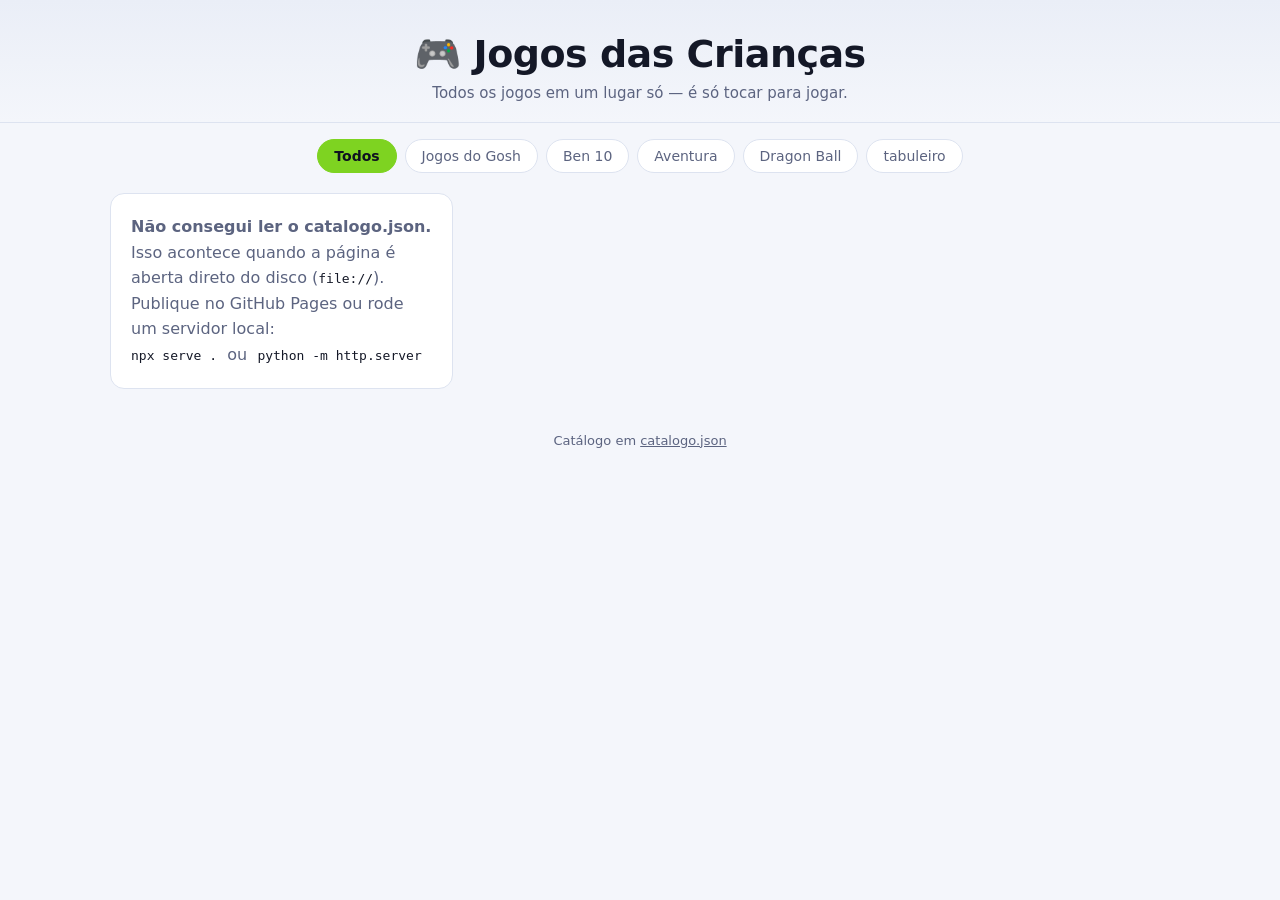
<file: index.html>
<!DOCTYPE html>
<html lang="pt-BR">
<head>
<meta charset="utf-8">
<meta name="viewport" content="width=device-width, initial-scale=1, viewport-fit=cover">
<title>Jogos das Crianças</title>
<style>
  :root{
    --bg:#0f1220; --bg2:#171b2e; --card:#1e2338; --line:#2c3350;
    --tx:#eef1f8; --tx2:#9aa3bf; --accent:#7ed321;
  }
  @media (prefers-color-scheme: light){
    :root{ --bg:#f4f6fb; --bg2:#eaeef7; --card:#ffffff; --line:#dde3f0;
           --tx:#141827; --tx2:#5c6480; }
  }
  *{ box-sizing:border-box; }
  body{
    margin:0; padding:0; min-height:100vh; background:var(--bg); color:var(--tx);
    font-family:system-ui,-apple-system,"Segoe UI",Roboto,sans-serif;
    -webkit-text-size-adjust:100%;
  }
  header{
    padding:32px 20px 20px; text-align:center;
    background:linear-gradient(180deg,var(--bg2),var(--bg));
    border-bottom:1px solid var(--line);
  }
  h1{ margin:0; font-size:clamp(24px,6vw,38px); letter-spacing:-.5px; }
  header p{ margin:8px 0 0; color:var(--tx2); font-size:15px; }
  .filtros{
    display:flex; gap:8px; flex-wrap:wrap; justify-content:center;
    padding:16px 20px 0; max-width:1100px; margin:0 auto;
  }
  .filtros button{
    border:1px solid var(--line); background:var(--card); color:var(--tx2);
    padding:8px 16px; border-radius:999px; font-size:14px; cursor:pointer;
    font-family:inherit;
  }
  .filtros button[aria-pressed="true"]{
    background:var(--accent); border-color:var(--accent); color:#0f1220; font-weight:600;
  }
  main{ max-width:1100px; margin:0 auto; padding:20px; }
  .grade{
    display:grid; gap:16px;
    grid-template-columns:repeat(auto-fill,minmax(260px,1fr));
  }
  .jogo{
    display:flex; flex-direction:column; gap:8px;
    background:var(--card); border:1px solid var(--line); border-left:5px solid var(--c,var(--accent));
    border-radius:14px; padding:18px; text-decoration:none; color:inherit;
  }
  .jogo:hover{ border-color:var(--c,var(--accent)); }
  .jogo h2{ margin:0; font-size:19px; line-height:1.25; }
  .sub{ color:var(--c,var(--accent)); font-size:13px; font-weight:600; text-transform:uppercase; letter-spacing:.4px; }
  .desc{ margin:0; color:var(--tx2); font-size:14px; line-height:1.5; flex:1; }
  .meta{ display:flex; gap:6px; flex-wrap:wrap; margin-top:4px; }
  .meta span{
    font-size:11px; color:var(--tx2); border:1px solid var(--line);
    padding:3px 9px; border-radius:999px;
  }
  .erro{
    background:var(--card); border:1px solid var(--line); border-radius:14px;
    padding:20px; color:var(--tx2); line-height:1.6;
  }
  .erro code{ color:var(--tx); }
  footer{ text-align:center; padding:24px 20px 40px; color:var(--tx2); font-size:13px; }
  footer a{ color:inherit; }
</style>
</head>
<body>

<header>
  <h1>🎮 Jogos das Crianças</h1>
  <p>Todos os jogos em um lugar só — é só tocar para jogar.</p>
</header>

<div class="filtros" id="filtros"></div>

<main>
  <div class="grade" id="grade"></div>
</main>

<footer>
  Catálogo em <a href="catalogo.json">catalogo.json</a>
</footer>

<script>
const grade = document.getElementById('grade');
const filtros = document.getElementById('filtros');
let jogos = [], temaAtivo = 'todos';

const TEMAS = {
  todos:'Todos', ben10:'Ben 10', dragonball:'Dragon Ball',
  fantasia:'Aventura', infantil:'Infantil', pokemon:'Pokémon', futebol:'Futebol',
  gosh:'Jogos do Gosh'
};

function render(){
  const lista = temaAtivo === 'todos' ? jogos : jogos.filter(j => j.tema === temaAtivo);
  grade.innerHTML = lista.map(j => `
    <a class="jogo" style="--c:${j.cor||'#7ed321'}" href="${j.url}" target="_blank" rel="noopener">
      <span class="sub">${j.subtitulo||''}</span>
      <h2>${j.nome}</h2>
      <p class="desc">${j.descricao||''}</p>
      <div class="meta">
        <span>👤 ${j.idade||'—'}</span>
        <span>🎛️ ${j.controle||'—'}</span>
        ${(j.dispositivo||[]).map(d => `<span>${d}</span>`).join('')}
      </div>
    </a>`).join('');
}

function montarFiltros(){
  const usados = ['todos', ...new Set(jogos.map(j => j.tema))];
  filtros.innerHTML = usados.map(t =>
    `<button data-tema="${t}" aria-pressed="${t===temaAtivo}">${TEMAS[t]||t}</button>`).join('');
  filtros.querySelectorAll('button').forEach(b => b.onclick = () => {
    temaAtivo = b.dataset.tema;
    montarFiltros();
    render();
  });
}

fetch('catalogo.json')
  .then(r => r.json())
  .then(d => {
    // destaques primeiro, mantendo a ordem do catálogo dentro de cada grupo
    jogos = [...d.jogos].sort((a,b) => (b.destaque===true) - (a.destaque===true));
    montarFiltros();
    render();
  })
  .catch(() => {
    grade.innerHTML = `<div class="erro">
      <strong>Não consegui ler o catalogo.json.</strong><br>
      Isso acontece quando a página é aberta direto do disco (<code>file://</code>).
      Publique no GitHub Pages ou rode um servidor local:<br>
      <code>npx serve .</code> &nbsp;ou&nbsp; <code>python -m http.server</code>
    </div>`;
  });
</script>

</body>
</html>
</file>
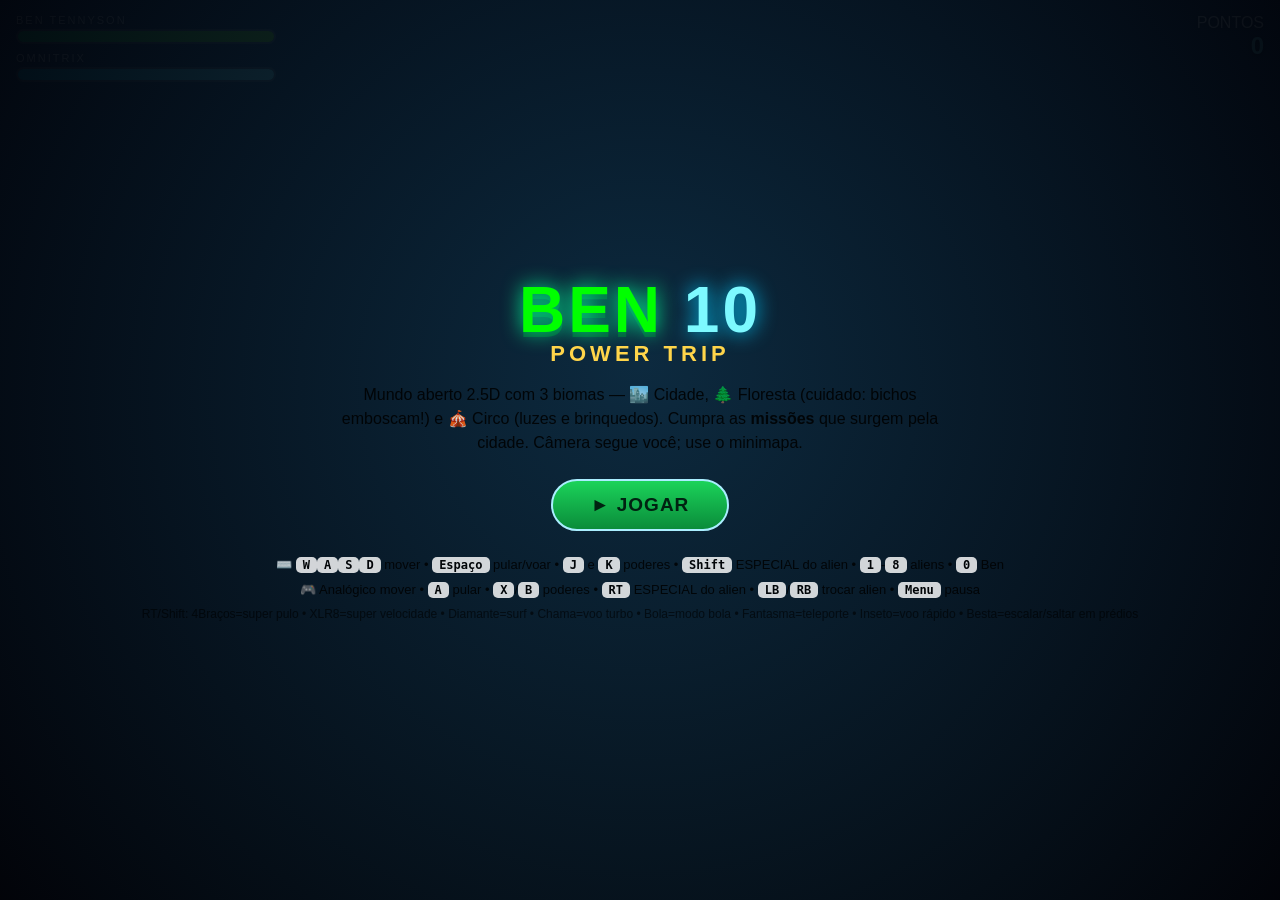
<file: ben10-power-trip/index.html>
<!DOCTYPE html>
<html lang="pt-BR">
<head>
<meta charset="UTF-8">
<meta name="viewport" content="width=device-width, initial-scale=1.0">
<title>BEN 10 — Power Trip (2.5D)</title>
<style>
  *{margin:0;padding:0;box-sizing:border-box;}
  html,body{height:100%;background:#04060c;overflow:hidden;font-family:'Segoe UI',Arial,sans-serif;}
  #game{display:block;position:absolute;inset:0;}
  #ui{position:absolute;inset:0;pointer-events:none;color:#fff;}
  .label{font-size:11px;letter-spacing:2px;opacity:.8;text-transform:uppercase;text-shadow:0 1px 3px #000;margin-bottom:3px;}
  #hud{position:absolute;top:14px;left:16px;}
  .bar{height:15px;width:260px;background:rgba(0,0,0,.5);border:2px solid rgba(255,255,255,.3);border-radius:8px;overflow:hidden;}
  .bar>div{height:100%;transition:width .1s;}
  #hpf{background:linear-gradient(90deg,#16d36a,#7CFC00);}
  #omf{background:linear-gradient(90deg,#0bd,#7df9ff);margin-top:0;}
  #omw{margin-top:8px;}
  #powers{position:absolute;bottom:16px;left:16px;display:flex;gap:10px;}
  .pw{width:96px;background:rgba(0,0,0,.45);border:2px solid rgba(255,255,255,.22);border-radius:10px;padding:7px 6px;text-align:center;position:relative;overflow:hidden;}
  .pw .k{font-weight:bold;color:#7df9ff;font-size:15px;}
  .pw .n{font-size:10.5px;opacity:.92;margin-top:2px;min-height:24px;line-height:1.15;}
  .pw .cd{position:absolute;left:0;bottom:0;width:100%;background:rgba(0,0,0,.6);}
  #aliens{position:absolute;bottom:16px;left:50%;transform:translateX(-50%);display:flex;gap:8px;}
  .al{width:64px;height:54px;background:rgba(0,0,0,.45);border:2px solid rgba(255,255,255,.18);border-radius:9px;display:flex;flex-direction:column;align-items:center;justify-content:center;gap:2px;}
  .al .dot{width:20px;height:20px;border-radius:50%;box-shadow:0 0 8px currentColor;}
  .al .num{font-size:10px;opacity:.7;}.al .nm{font-size:8.5px;opacity:.85;}
  .al.active{border-color:#7df9ff;transform:translateY(-5px) scale(1.07);box-shadow:0 0 16px rgba(125,249,255,.6);}
  #score{position:absolute;top:14px;right:16px;text-align:right;text-shadow:0 1px 4px #000;}
  #score b{font-size:24px;color:#7df9ff;}
  .screen{position:absolute;inset:0;display:flex;flex-direction:column;align-items:center;justify-content:center;text-align:center;background:radial-gradient(circle at 50% 40%,rgba(10,40,60,.9),rgba(0,0,5,.97));pointer-events:auto;}
  .hidden{display:none!important;}
  .logo{font-size:64px;font-weight:900;letter-spacing:3px;color:#0f0;text-shadow:0 0 20px #0f9,0 5px 0 #053;}
  .logo span{color:#7df9ff;text-shadow:0 0 20px #0cf;}
  .tag{font-size:22px;color:#ffd54a;margin-top:-6px;letter-spacing:4px;font-weight:800;}
  .sub{font-size:16px;opacity:.85;margin:16px 0 24px;max-width:620px;line-height:1.5;}
  .btn{pointer-events:auto;cursor:pointer;background:linear-gradient(180deg,#1bd35a,#0a8c3a);border:2px solid #aef;color:#021;font-weight:800;font-size:19px;padding:13px 38px;border-radius:40px;letter-spacing:1px;}
  .btn:hover{filter:brightness(1.12);}
  .keys{margin-top:22px;font-size:13px;opacity:.82;line-height:1.9;}
  .keys kbd{background:#fff;color:#000;border-radius:5px;padding:1px 7px;font-weight:bold;font-size:12px;}
</style>
</head>
<body>
<canvas id="game"></canvas>
<div id="ui">
  <div id="hud">
    <div class="label" id="alabel">BEN TENNYSON</div>
    <div class="bar"><div id="hpf" style="width:100%"></div></div>
    <div id="omw"><div class="label">OMNITRIX</div><div class="bar"><div id="omf" style="width:100%"></div></div></div>
  </div>
  <div id="score">PONTOS<br><b id="pts">0</b></div>
  <div id="powers"></div>
  <div id="aliens"></div>
</div>

<div class="screen" id="start">
  <div class="logo">BEN <span>10</span></div>
  <div class="tag">POWER TRIP</div>
  <div class="sub">Mundo aberto 2.5D com 3 biomas — 🏙️ Cidade, 🌲 Floresta (cuidado: bichos emboscam!) e 🎪 Circo (luzes e brinquedos). Cumpra as <b>missões</b> que surgem pela cidade. Câmera segue você; use o minimapa.</div>
  <div class="btn" id="startbtn">► JOGAR</div>
  <div class="keys">
    <b>⌨️</b> <kbd>W</kbd><kbd>A</kbd><kbd>S</kbd><kbd>D</kbd> mover • <kbd>Espaço</kbd> pular/voar • <kbd>J</kbd> e <kbd>K</kbd> poderes • <kbd>Shift</kbd> ESPECIAL do alien • <kbd>1</kbd>-<kbd>8</kbd> aliens • <kbd>0</kbd> Ben<br>
    <b>🎮</b> Analógico mover • <kbd>A</kbd> pular • <kbd>X</kbd>/<kbd>B</kbd> poderes • <kbd>RT</kbd> ESPECIAL do alien • <kbd>LB</kbd>/<kbd>RB</kbd> trocar alien • <kbd>Menu</kbd> pausa<br>
    <span style="opacity:.7;font-size:12px">RT/Shift: 4Braços=super pulo • XLR8=super velocidade • Diamante=surf • Chama=voo turbo • Bola=modo bola • Fantasma=teleporte • Inseto=voo rápido • Besta=escalar/saltar em prédios</span>
  </div>
</div>
<div class="screen hidden" id="end">
  <div class="logo" id="endmsg" style="font-size:54px">FIM</div>
  <div class="sub" id="endsub"></div>
  <div class="btn" id="againbtn">↻ JOGAR DE NOVO</div>
</div>

<script>
"use strict";
//================= BEN 10 POWER TRIP — isométrico 2.5D =================
const cv=document.getElementById('game'), ctx=cv.getContext('2d');
let W=0,H=0;
function resize(){ W=cv.width=innerWidth; H=cv.height=innerHeight; }
addEventListener('resize',resize); resize();

const rnd=(a,b)=>a+Math.random()*(b-a);
const clamp=(v,a,b)=>v<a?a:v>b?b:v;
const len=(x,y)=>Math.hypot(x,y);
function shade(c,p){ c=c+''; let r,g,b;
  if(c[0]==='#'){ let h=c.slice(1); if(h.length===3) h=h.split('').map(x=>x+x).join('');
    r=parseInt(h.slice(0,2),16); g=parseInt(h.slice(2,4),16); b=parseInt(h.slice(4,6),16);
  } else { const m=c.match(/\d+/g)||[0,0,0]; r=+m[0]; g=+m[1]; b=+m[2]; }
  const t=p<0?0:255,a=Math.min(1,Math.abs(p));
  return `rgb(${Math.round(r+(t-r)*a)},${Math.round(g+(t-g)*a)},${Math.round(b+(t-b)*a)})`;
}

//---------------- projeção isométrica ----------------
const COSX=0.92, SINY=0.46;          // achatamento iso
const cam={x:0,y:0};
function proj(wx,wy,wz){
  return { x:(wx-wy)*COSX - (cam.x-cam.y)*COSX + W/2,
           y:(wx+wy)*SINY - (wz||0) - (cam.x+cam.y)*SINY + H*0.52 };
}

//---------------- aliens ----------------
const ALIENS={
  quatro:{name:'Quatro Braços',short:'4 BRAÇOS',color:'#d4232f',spd:150,hp:200,fly:false,rt:'Super Pulo',
    powers:[{key:'J',n:'Soco Forte',cd:0.4},{key:'K',n:'Pulo Impacto',cd:1.4}]},
  xlr8:{name:'XLR8',short:'XLR8',color:'#1f6fff',spd:235,hp:120,fly:false,rt:'Super Velocidade',
    powers:[{key:'J',n:'Investida',cd:1.4},{key:'K',n:'Ataque Veloz',cd:0.18}]},
  diamante:{name:'Diamante',short:'DIAMANTE',color:'#46e6c8',spd:175,hp:170,fly:false,rt:'Surf de Cristal',
    powers:[{key:'J',n:'Estacas',cd:0.7},{key:'K',n:'Barreira',cd:4.0}]},
  chama:{name:'Chama',short:'CHAMA',color:'#ff5a1f',spd:200,hp:130,fly:true,rt:'Voo Turbo',
    powers:[{key:'J',n:'Bola de Fogo',cd:0.4},{key:'K',n:'Lança-chamas',cd:0.12}]},
  bola:{name:'Bola de Canhão',short:'BOLA',color:'#e8a13a',spd:170,hp:200,fly:false,rt:'Modo Bola',
    powers:[{key:'J',n:'Pulo Bomba',cd:1.4},{key:'K',n:'Esmagar',cd:0.5}]},
  fantasma:{name:'Fantasmático',short:'FANTASMA',color:'#cfd2ff',spd:180,hp:120,fly:false,rt:'Teleporte',
    powers:[{key:'J',n:'Raio Sombrio',cd:0.6},{key:'K',n:'Intangível',cd:3.0}]},
  inseto:{name:'Insectóide',short:'INSETO',color:'#7bdc4a',spd:190,hp:110,fly:true,rt:'Voo Rápido',
    powers:[{key:'J',n:'Cuspir Veneno',cd:0.5},{key:'K',n:'Vendaval',cd:1.6}]},
  besta:{name:'Besta',short:'BESTA',color:'#d9772a',spd:215,hp:170,fly:false,rt:'Escalar / Saltar',
    powers:[{key:'J',n:'Mordida',cd:0.45},{key:'K',n:'Urro Atordoante',cd:2.2}]},
};
const ORDER=['quatro','xlr8','diamante','chama','bola','fantasma','inseto','besta'];

//---------------- estado ----------------
const WORLD=2600, W3=WORLD/3, RMAX=WORLD*0.94;
const ZF={x:-WORLD*0.6,y:-WORLD*0.08}, ZC={x:0,y:WORLD*0.05}, ZR={x:WORLD*0.62,y:WORLD*0.16}; // centros: floresta, cidade, circo
function zoneAt(x,y){ y=y||0; const df=(x-ZF.x)**2+(y-ZF.y)**2, dc=(x-ZC.x)**2+(y-ZC.y)**2, dr=(x-ZR.x)**2+(y-ZR.y)**2;
  return (df<dc&&df<dr)?'forest':(dr<dc?'circus':'city'); }
function clampWorld(x,y){ const d=Math.hypot(x,y); return d>RMAX?{x:x/d*RMAX,y:y/d*RMAX}:{x,y}; }
let player, enemies, props, projs, parts, hazards, rings, npcs, lights, rides, score, gameState='menu', lastError=null;
let islandPts, forestBlob, circusBlob, pathPts;
let spawnTimer=0, quest=null, nextQuestT=2, questMsg='', questMsgT=0;

function newPlayer(){
  return { wx:0, wy:0, wz:0, vz:0, fx:0.7, fy:-0.7, alien:'ben',
    hp:140, maxHp:140, omni:100, r:16, onGround:true,
    cd:{}, invuln:0, hurt:0, shield:0, dash:0, animT:0, trail:[], surface:null };
}
const TENTC=['#c0392b','#2980b9','#8e44ad','#27ae60','#e67e22'];
function blob(cx,cy,rB,seed,n){ const a=[]; for(let i=0;i<n;i++){ const t=i/n*Math.PI*2;
  const r=rB*(0.8+0.17*Math.sin(t*3+seed)+0.08*Math.sin(t*5+seed*1.7)); a.push({x:cx+Math.cos(t)*r,y:cy+Math.sin(t)*r}); } return a; }
function buildWorld(){
  props=[]; lights=[]; rides=[]; npcs=[];
  islandPts =blob(0,0,WORLD*1.02,1.3,52);
  forestBlob=blob(ZF.x,ZF.y,WORLD*0.62,2.1,30);
  circusBlob=blob(ZR.x,ZR.y,WORLD*0.58,4.7,30);
  pathPts=[{x:ZF.x+170,y:ZF.y+170},{x:-WORLD*0.28,y:-40},{x:0,y:150},{x:WORLD*0.3,y:-40},{x:ZR.x-120,y:ZR.y-70}];
  for(let gx=-WORLD; gx<WORLD; gx+=340){
    for(let gy=-WORLD; gy<WORLD; gy+=340){
      if(len(gx,gy)>RMAX-120) continue;                 // fora da ilha
      const z=zoneAt(gx,gy);
      if(z==='city'){
        if(Math.random()<0.14){ lights.push({wx:gx,wy:gy,c:'#ffe6a8',r:180}); continue; }
        const cols=['#5b6b86','#6b5b86','#86706b','#5b8678','#7a7a86'];
        props.push({t:'box',x:gx+rnd(-30,30),y:gy+rnd(-30,30),w:rnd(120,180),d:rnd(120,180),h:rnd(90,260),c:cols[(Math.random()*cols.length)|0]});
        if(Math.random()<0.5) lights.push({wx:gx+rnd(-150,150),wy:gy+rnd(-150,150),c:'#ffe6a8',r:150});
      } else if(z==='forest'){
        for(let k=0;k<6;k++) props.push({t:'tree',x:gx+rnd(-140,140),y:gy+rnd(-140,140)});
        if(Math.random()<0.6) props.push({t:'rock',x:gx+rnd(-110,110),y:gy+rnd(-110,110)});
      } else {
        if(Math.random()<0.55) props.push({t:'tent',x:gx+rnd(-40,40),y:gy+rnd(-40,40),s:rnd(64,96),c:TENTC[(Math.random()*TENTC.length)|0]});
        lights.push({wx:gx+rnd(-80,80),wy:gy+rnd(-80,80),r:130,rainbow:true,blink:true,phase:rnd(0,360)});
      }
    }
  }
  // moldura natural de árvores/pedras na orla
  for(let i=0;i<64;i++){ const a=i/64*Math.PI*2, r=RMAX*rnd(0.9,0.99); props.push({t:Math.random()<0.6?'tree':'rock',x:Math.cos(a)*r,y:Math.sin(a)*r}); }
  // brinquedos animados do circo
  rides.push({t:'carousel', wx:ZR.x-80, wy:ZR.y-280});
  rides.push({t:'ferris',   wx:ZR.x+230, wy:ZR.y+120});
  props.forEach(p=>{ if(p.t==='box'){ p.hw=p.w/2; p.hd=p.d/2; } });
  // civis (NPCs) só na cidade
  for(let i=0;i<16;i++){ let x,y,tr=0; do{ x=rnd(-W3,W3); y=rnd(-WORLD*0.6,WORLD*0.6); tr++; }while(tr<20&&zoneAt(x,y)!=='city'); npcs.push(mkNPC(x,y)); }
}
function mkNPC(x,y){ const shirt=['#3a78c2','#c23a5a','#3ac27a','#c2a23a','#7a3ac2'][(Math.random()*5)|0];
  return {wx:x,wy:y,wz:0,r:12,shirt,dir:rnd(0,7),tt:rnd(0,3),fx:1}; }
function updateNPCs(dt){
  for(const n of npcs){
    n.tt-=dt; if(n.tt<=0){ n.dir=rnd(0,7); n.tt=rnd(1,3); }
    let fx=Math.cos(n.dir), fy=Math.sin(n.dir), sp=42, near=null, nd=170;
    for(const e of enemies){ if(e.dead) continue; const d=len(e.wx-n.wx,e.wy-n.wy); if(d<nd){ nd=d; near=e; } }
    if(near){ fx=n.wx-near.wx; fy=n.wy-near.wy; const l=len(fx,fy)||1; fx/=l; fy/=l; sp=115; } // foge
    const nx=n.wx+fx*sp*dt, ny=n.wy+fy*sp*dt;
    if(!hitsBuilding(nx,ny,n.r)){ n.wx=clamp(nx,-WORLD,WORLD); n.wy=clamp(ny,-WORLD,WORLD); n.fx=fx<0?-1:1; } else n.dir=rnd(0,7);
  }
}
function spawnEnemy(){
  // inimigos SÓ na floresta
  let x,y,tries=0;
  do{ const a=rnd(0,Math.PI*2), r=rnd(120,WORLD*0.6); x=ZF.x+Math.cos(a)*r; y=ZF.y+Math.sin(a)*r; tries++; }
  while(tries<25 && (zoneAt(x,y)!=='forest' || len(x,y)>RMAX-80 || len(x-player.wx,y-player.wy)<420 || hitsBuilding(x,y,30)));
  if(zoneAt(x,y)!=='forest') return;
  spawnEnemyAt(Math.random()<0.68?'planta':'runner', x,y);
}
function spawnEnemyAt(t,x,y){
  let e={t,wx:x,wy:y,wz:0,r:18,hurt:0,atk:0};
  if(t==='drone'){ e.hp=e.maxHp=40; e.spd=95; e.touch=10; e.pts=10; }
  if(t==='runner'){ e.hp=e.maxHp=26; e.spd=180; e.touch=8; e.pts=15; e.r=14; }
  if(t==='brute'){ e.hp=e.maxHp=130; e.spd=70; e.touch=22; e.pts=30; e.r=26; }
  if(t==='planta'){ e.hp=e.maxHp=60; e.spd=125; e.touch=16; e.pts=20; e.r=20; e.idle=true; e.aggroR=240; } // emboscada
  if(t==='bandit'){ e.hp=e.maxHp=48; e.spd=150; e.touch=14; e.pts=25; e.r=15; e.bandit=true; }
  enemies.push(e); return e;
}
function spawnBandit(x,y){ return spawnEnemyAt('bandit',x,y); }

//---------------- QUESTS ----------------
function startQuest(){
  const types=['boxes','cat','fire','bandits'], ty=types[(Math.random()*types.length)|0];
  quest={type:ty,t:0,items:[]};
  const R=()=>{ const c=clampWorld(player.wx+rnd(-700,700), player.wy+rnd(-700,700)); return {x:c.x,y:c.y}; };
  if(ty==='boxes'){ quest.timer=60; quest.title='Pegue as caixas em 1 min!'; for(let i=0;i<5;i++){ const p=R(); quest.items.push({wx:p.x,wy:p.y,got:false}); } }
  else if(ty==='cat'){ quest.title='Salve o gatinho!'; const p=R(); quest.cat={wx:p.x,wy:p.y,saved:false}; }
  else if(ty==='fire'){ quest.title='Apague o incêndio!'; for(let i=0;i<3;i++){ const p=R(); quest.items.push({wx:p.x,wy:p.y,hp:100}); } }
  else { quest.title='Bandidos à solta! Derrote todos'; for(let i=0;i<4;i++){ const p=R(); spawnBandit(p.x,p.y); } }
  questMsg='NOVA MISSÃO: '+quest.title; questMsgT=3.4;
}
function questEnd(win){ if(win){ score+=120; questMsg='✓ MISSÃO COMPLETA!  +120'; flash(player.wx,player.wy,'#7CFC00',26); } else questMsg='✗ Missão falhou'; questMsgT=3.2; quest=null; nextQuestT=5; }
function updateQuest(dt){
  quest.t+=dt;
  if(quest.type==='boxes'){ quest.timer-=dt;
    for(const it of quest.items) if(!it.got && len(it.wx-player.wx,it.wy-player.wy)<48){ it.got=true; spark(it.wx,it.wy,16,'#ffd54a',12); ftext(it.wx,it.wy,'✓','#7CFC00'); }
    if(quest.items.every(i=>i.got)) questEnd(true); else if(quest.timer<=0) questEnd(false);
  } else if(quest.type==='cat'){ const c=quest.cat; if(!c.saved && len(c.wx-player.wx,c.wy-player.wy)<50){ c.saved=true; spark(c.wx,c.wy,18,'#fff',16); questEnd(true); } }
  else if(quest.type==='fire'){ let all=true;
    for(const f of quest.items){ if(f.hp>0){ all=false; if(len(f.wx-player.wx,f.wy-player.wy)<82){ f.hp-=55*dt;
      for(let i=0;i<2;i++) parts.push({wx:f.wx+rnd(-18,18),wy:f.wy+rnd(-18,18),wz:rnd(10,40),vx:0,vy:0,vz:34,life:.4,max:.4,c:'#cfeaff',r:rnd(2,4)}); } } }
    if(all) questEnd(true);
  } else if(quest.type==='bandits'){ quest.left=enemies.filter(e=>e.bandit&&!e.dead).length; if(quest.left===0) questEnd(true); }
}
function objPoints(){ if(!quest) return [];
  if(quest.type==='boxes') return quest.items.filter(i=>!i.got);
  if(quest.type==='cat') return quest.cat&&!quest.cat.saved?[quest.cat]:[];
  if(quest.type==='fire') return quest.items.filter(f=>f.hp>0);
  if(quest.type==='bandits') return enemies.filter(e=>e.bandit&&!e.dead);
  return []; }

//---------------- desenhos do mundo aberto ----------------
function fillPolyW(pts,col,sc){ sc=sc||1; ctx.fillStyle=col; ctx.beginPath();
  const p0=proj(pts[0].x*sc,pts[0].y*sc,0); ctx.moveTo(p0.x,p0.y);
  for(let i=1;i<pts.length;i++){ const p=proj(pts[i].x*sc,pts[i].y*sc,0); ctx.lineTo(p.x,p.y); } ctx.closePath(); ctx.fill(); }
function drawWorldGround(){
  ctx.fillStyle='#0e2230'; ctx.fillRect(0,0,W,H);          // água
  fillPolyW(islandPts,'#cdb079',1.05);                     // areia (praia)
  fillPolyW(islandPts,'#33373f',1.0);                      // base cidade
  fillPolyW(forestBlob,'#2c5128');                         // floresta
  fillPolyW(circusBlob,'#54324f');                         // circo
  // estrada principal ligando os biomas
  ctx.lineCap='round'; ctx.lineJoin='round';
  ctx.strokeStyle='#46464e'; ctx.lineWidth=24; ctx.beginPath();
  let p=proj(pathPts[0].x,pathPts[0].y,0); ctx.moveTo(p.x,p.y);
  for(let i=1;i<pathPts.length;i++){ p=proj(pathPts[i].x,pathPts[i].y,0); ctx.lineTo(p.x,p.y); } ctx.stroke();
  ctx.strokeStyle='rgba(255,220,120,.55)'; ctx.lineWidth=2; ctx.setLineDash([12,14]); ctx.stroke(); ctx.setLineDash([]);
}
function drawTent(p){ const g=proj(p.x,p.y,0), s=p.s; drawShadow(g,s*0.5);
  ctx.fillStyle=p.c; ctx.beginPath(); ctx.moveTo(g.x-s,g.y); ctx.lineTo(g.x,g.y-s*1.6); ctx.lineTo(g.x+s,g.y); ctx.closePath(); ctx.fill();
  ctx.fillStyle='rgba(255,255,255,.85)'; for(let i=-1;i<=1;i++){ ctx.beginPath(); ctx.moveTo(g.x+i*s*0.5,g.y); ctx.lineTo(g.x+i*s*0.16,g.y-s*1.55); ctx.lineTo(g.x+i*s*0.5+s*0.22,g.y); ctx.closePath(); ctx.fill(); }
  ctx.fillStyle='#3a1a0a'; ctx.beginPath(); ctx.moveTo(g.x-s*0.22,g.y); ctx.lineTo(g.x,g.y-s*0.7); ctx.lineTo(g.x+s*0.22,g.y); ctx.closePath(); ctx.fill();
  ctx.strokeStyle='#888'; ctx.lineWidth=2; ctx.beginPath(); ctx.moveTo(g.x,g.y-s*1.6); ctx.lineTo(g.x,g.y-s*1.6-12); ctx.stroke();
  ctx.fillStyle='#ffd23a'; ctx.beginPath(); ctx.moveTo(g.x,g.y-s*1.6-12); ctx.lineTo(g.x+11,g.y-s*1.6-8); ctx.lineTo(g.x,g.y-s*1.6-4); ctx.fill();
}
function drawCarousel(rd){ const g=proj(rd.wx,rd.wy,0), t=performance.now()/600; drawShadow(g,62);
  ctx.fillStyle='#7a4a8a'; ctx.beginPath(); ctx.ellipse(g.x,g.y,62,30,0,0,Math.PI*2); ctx.fill();
  const HC=['#e74c3c','#3498db','#f1c40f','#2ecc71','#e67e22','#9b59b6'];
  for(let i=0;i<6;i++){ const a=t+i*Math.PI/3, px=g.x+Math.cos(a)*54, py=g.y+Math.sin(a)*26-6;
    ctx.strokeStyle='#eee'; ctx.lineWidth=2; ctx.beginPath(); ctx.moveTo(px,py); ctx.lineTo(px,py-42); ctx.stroke();
    ctx.fillStyle=HC[i]; ctx.beginPath(); ctx.ellipse(px,py-15,8,6,0,0,Math.PI*2); ctx.fill(); }
  ctx.fillStyle='#c0392b'; ctx.beginPath(); ctx.moveTo(g.x-62,g.y-46); ctx.lineTo(g.x,g.y-92); ctx.lineTo(g.x+62,g.y-46); ctx.closePath(); ctx.fill();
  ctx.fillStyle='#ffd23a'; ctx.beginPath(); ctx.arc(g.x,g.y-94,5,0,Math.PI*2); ctx.fill();
}
function drawFerris(rd){ const g=proj(rd.wx,rd.wy,0), t=performance.now()/1500, R=92, cx=g.x, cy=g.y-R-12; drawShadow(g,42);
  ctx.strokeStyle='#8a8a8a'; ctx.lineWidth=5; ctx.beginPath(); ctx.moveTo(g.x-34,g.y); ctx.lineTo(cx,cy); ctx.moveTo(g.x+34,g.y); ctx.lineTo(cx,cy); ctx.stroke();
  ctx.strokeStyle='#ccc'; ctx.lineWidth=3; ctx.beginPath(); ctx.arc(cx,cy,R,0,Math.PI*2); ctx.stroke();
  const CC=['#e74c3c','#3498db','#f1c40f','#2ecc71'];
  for(let i=0;i<8;i++){ const a=t+i*Math.PI/4, px=cx+Math.cos(a)*R, py=cy+Math.sin(a)*R;
    ctx.strokeStyle='#999'; ctx.lineWidth=2; ctx.beginPath(); ctx.moveTo(cx,cy); ctx.lineTo(px,py); ctx.stroke();
    ctx.fillStyle=CC[i%4]; ctx.beginPath(); ctx.arc(px,py+7,8,0,Math.PI*2); ctx.fill(); }
  ctx.fillStyle='#ffd23a'; ctx.beginPath(); ctx.arc(cx,cy,6,0,Math.PI*2); ctx.fill();
}
function drawNPC(n){ const g=proj(n.wx,n.wy,0); drawShadow(g,10);
  ctx.save(); ctx.translate(g.x,g.y); ctx.scale(n.fx<0?-1:1,1);
  line(-4,-14,-4,0,4,'#33312f'); line(4,-14,4,0,4,'#33312f');
  ctx.fillStyle=n.shirt; ctx.strokeStyle='rgba(0,0,0,.3)'; ctx.lineWidth=1.5; rr(-7,-32,14,20,4); ctx.fill();
  ctx.fillStyle='#e6b58a'; circle(0,-38,7);
  ctx.fillStyle='#3a2a1a'; rr(-7,-44,14,6,3); ctx.fill();
  ctx.restore();
}
function drawCrate(it){ const g=proj(it.wx,it.wy,0); drawShadow(g,14);
  ctx.fillStyle='#b07a3a'; ctx.strokeStyle='#6a4a1a'; ctx.lineWidth=2; rr(g.x-14,g.y-26,28,26,3); ctx.fill(); ctx.stroke();
  ctx.beginPath(); ctx.moveTo(g.x-14,g.y-26); ctx.lineTo(g.x+14,g.y-2); ctx.moveTo(g.x+14,g.y-26); ctx.lineTo(g.x-14,g.y-2); ctx.stroke();
}
function drawFire(f){ const g=proj(f.wx,f.wy,0), t=performance.now()/80;
  for(let i=0;i<6;i++){ const fx=g.x+Math.sin(t+i)*8, h=22+Math.sin(t*1.3+i)*9;
    ctx.fillStyle=i%2?'#ff8a1f':'#ffd23a'; ctx.beginPath(); ctx.ellipse(fx,g.y-h*0.5,6,h*0.5,0,0,Math.PI*2); ctx.fill(); }
}
function drawCat(c){ const g=proj(c.wx,c.wy,0); drawShadow(g,9);
  ctx.fillStyle='#d98a3a'; ctx.beginPath(); ctx.ellipse(g.x,g.y-7,10,6,0,0,Math.PI*2); ctx.fill();
  ctx.beginPath(); ctx.arc(g.x+7,g.y-12,5,0,Math.PI*2); ctx.fill();
  ctx.beginPath(); ctx.moveTo(g.x+4,g.y-15); ctx.lineTo(g.x+5,g.y-20); ctx.lineTo(g.x+8,g.y-15); ctx.fill();
  ctx.beginPath(); ctx.moveTo(g.x+9,g.y-15); ctx.lineTo(g.x+10,g.y-20); ctx.lineTo(g.x+11,g.y-15); ctx.fill();
  ctx.strokeStyle='#d98a3a'; ctx.lineWidth=2; ctx.beginPath(); ctx.moveTo(g.x-9,g.y-8); ctx.quadraticCurveTo(g.x-16,g.y-15,g.x-12,g.y-2); ctx.stroke();
}
function drawLighting(){
  ctx.fillStyle='rgba(10,12,30,0.18)'; ctx.fillRect(0,0,W,H); // crepúsculo leve p/ as luzes brilharem
  ctx.save(); ctx.globalCompositeOperation='lighter';
  for(const L of lights){ const g=proj(L.wx,L.wy,40);
    if(g.x<-200||g.x>W+200||g.y<-200||g.y>H+200) continue;
    const col=L.rainbow?('hsl('+((performance.now()/8+(L.phase||0))%360)+',90%,60%)'):L.c;
    const rad=ctx.createRadialGradient(g.x,g.y,0,g.x,g.y,L.r); rad.addColorStop(0,col); rad.addColorStop(1,'rgba(0,0,0,0)');
    ctx.globalAlpha=L.blink?(0.35+0.3*Math.abs(Math.sin(performance.now()/250+(L.phase||0)))):0.5;
    ctx.fillStyle=rad; ctx.beginPath(); ctx.arc(g.x,g.y,L.r,0,Math.PI*2); ctx.fill(); }
  if(quest&&quest.items) for(const f of quest.items){ if(f.hp>0){ const g=proj(f.wx,f.wy,20);
    const rad=ctx.createRadialGradient(g.x,g.y,0,g.x,g.y,120); rad.addColorStop(0,'#ff8a1f'); rad.addColorStop(1,'rgba(0,0,0,0)');
    ctx.globalAlpha=0.5; ctx.fillStyle=rad; ctx.beginPath(); ctx.arc(g.x,g.y,120,0,Math.PI*2); ctx.fill(); } }
  ctx.restore(); ctx.globalAlpha=1;
}
function drawObjMarkers(){
  const pts=objPoints(); if(!pts.length) return;
  for(const o of pts){ const g=proj(o.wx,o.wy,0);
    ctx.globalAlpha=0.55+0.3*Math.sin(performance.now()/200);
    ctx.fillStyle='rgba(255,213,74,.25)'; ctx.fillRect(g.x-3,g.y-64,6,64);
    ctx.fillStyle='#ffd54a'; ctx.beginPath(); ctx.moveTo(g.x,g.y-64); ctx.lineTo(g.x-7,g.y-82); ctx.lineTo(g.x+7,g.y-82); ctx.closePath(); ctx.fill();
    ctx.globalAlpha=1; }
  let near=pts[0],nd=1e9; for(const o of pts){ const d=len(o.wx-player.wx,o.wy-player.wy); if(d<nd){nd=d;near=o;} }
  const pg=proj(player.wx,player.wy,0), og=proj(near.wx,near.wy,0); let ax=og.x-pg.x, ay=og.y-pg.y; const l=len(ax,ay)||1; ax/=l; ay/=l;
  ctx.save(); ctx.translate(pg.x+ax*64, pg.y-40+ay*64); ctx.rotate(Math.atan2(ay,ax));
  ctx.fillStyle='#ffd54a'; ctx.beginPath(); ctx.moveTo(13,0); ctx.lineTo(-6,-7); ctx.lineTo(-6,7); ctx.closePath(); ctx.fill(); ctx.restore();
}
function drawQuestHUD(){
  if(questMsgT>0){ ctx.globalAlpha=clamp(questMsgT,0,1); ctx.fillStyle='#ffd54a'; ctx.font='bold 26px Segoe UI'; ctx.textAlign='center'; ctx.fillText(questMsg,W/2,120); ctx.globalAlpha=1; ctx.textAlign='left'; }
  if(quest){ ctx.textAlign='center'; ctx.fillStyle='rgba(0,0,0,.5)'; ctx.fillRect(W/2-190,150,380,48);
    ctx.fillStyle='#fff'; ctx.font='bold 16px Segoe UI'; ctx.fillText('🎯 '+quest.title,W/2,172);
    let sub='';
    if(quest.type==='boxes') sub=quest.items.filter(i=>i.got).length+'/5 caixas • '+Math.max(0,Math.ceil(quest.timer))+'s';
    else if(quest.type==='fire') sub=quest.items.filter(f=>f.hp<=0).length+'/3 apagados';
    else if(quest.type==='bandits') sub=(quest.left!=null?quest.left:4)+' bandidos restantes';
    else sub='Vá até o gatinho 🐱';
    ctx.font='13px Segoe UI'; ctx.fillStyle='#ffd54a'; ctx.fillText(sub,W/2,191); ctx.textAlign='left'; }
}
function hitsBuilding(x,y,rr){
  for(const p of props){ if(p.t!=='box') continue;
    if(Math.abs(x-p.x)<p.hw+rr && Math.abs(y-p.y)<p.hd+rr) return p; }
  return null;
}
// prédio diretamente sob (x,y) — usado p/ a Besta escalar/ficar no telhado
function boxUnder(x,y,m){ m=m||0;
  for(const p of props){ if(p.t!=='box') continue;
    if(Math.abs(x-p.x)<=p.hw+m && Math.abs(y-p.y)<=p.hd+m) return p; }
  return null;
}

//---------------- input ----------------
const keys={}, jp={};
addEventListener('keydown',e=>{ const k=e.key.toLowerCase();
  if(!keys[k]) jp[k]=true; keys[k]=true;
  if([' ','arrowup','arrowdown','arrowleft','arrowright'].includes(k)) e.preventDefault();
  if(k==='p'&&(gameState==='play'||gameState==='pause')) gameState=gameState==='play'?'pause':'play';
  for(let i=0;i<8;i++) if(k===(i+1)+'') transform(ORDER[i]);
  if(k==='0') transform('ben');
});
addEventListener('keyup',e=>{ keys[e.key.toLowerCase()]=false; });

// gamepad
let gpIndex=null; const padHeld={}, padPrev=[];
addEventListener('gamepadconnected',e=>{gpIndex=e.gamepad.index;});
addEventListener('gamepaddisconnected',e=>{if(gpIndex===e.gamepad.index)gpIndex=null;});
function setPad(k,d){ if(d){ if(!keys[k]&&!padHeld[k]) jp[k]=true; keys[k]=true; padHeld[k]=true; }
  else if(padHeld[k]){ keys[k]=false; padHeld[k]=false; } }
function pBtn(b,i){ return !!(b[i]&&(b[i].pressed||b[i].value>0.5)); }
function pEdge(b,i){ const p=pBtn(b,i),w=padPrev[i]; padPrev[i]=p; return p&&!w; }
let padLX=0, padLY=0;
function pollPad(){
  const pads=navigator.getGamepads?navigator.getGamepads():[];
  let gp=gpIndex!=null?pads[gpIndex]:null;
  if(!gp){ for(const p of pads) if(p){gp=p;gpIndex=p.index;break;} }
  if(!gp){ padLX=padLY=0; return; }
  const ax=gp.axes||[], b=gp.buttons||[], dz=0.22;
  if(gameState==='menu'||gameState==='over'){ if(pEdge(b,0)||pEdge(b,9)) startGame(); for(let i=1;i<16;i++) if(i!==9) padPrev[i]=pBtn(b,i); return; }
  if(pEdge(b,9)) gameState=gameState==='play'?'pause':'play';
  if(gameState==='pause'){ for(let i=0;i<16;i++) if(i!==9) padPrev[i]=pBtn(b,i); return; }
  padLX=Math.abs(ax[0]||0)>dz?ax[0]:0; padLY=Math.abs(ax[1]||0)>dz?ax[1]:0;
  if(pBtn(b,14)) padLX=-1; if(pBtn(b,15)) padLX=1; if(pBtn(b,12)) padLY=-1; if(pBtn(b,13)) padLY=1;
  setPad(' ', pBtn(b,0));
  setPad('j', pBtn(b,2)); setPad('k', pBtn(b,1));
  setPad('shift', pBtn(b,7));            // RT = super velocidade (XLR8)
  if(pEdge(b,5)) cycle(1);               // RB próximo alien
  if(pEdge(b,4)) cycle(-1);              // LB alien anterior
  if(pEdge(b,3)) transform('ben');       // Y = vira Ben
}
function cycle(d){ let i=ORDER.indexOf(player.alien); if(i<0) i=d>0?-1:0; transform(ORDER[(i+d+ORDER.length)%ORDER.length]); }

function transform(key){
  if(key!=='ben' && player.omni<12) return;
  player.alien=key;
  if(key==='ben'){ player.maxHp=140; }
  else { const a=ALIENS[key]; const ratio=player.hp/player.maxHp;
    player.maxHp=a.hp; player.hp=Math.min(a.hp, Math.round(a.hp*Math.min(ratio+0.2,1)));
    for(const p of a.powers) player.cd[p.n]=0;
    flash(player.wx,player.wy,a.color,24);
  }
  player.dash=0;
}

//---------------- efeitos ----------------
function flash(wx,wy,c,n){ for(let i=0;i<n;i++){ const a=rnd(0,7),s=rnd(20,160);
  parts.push({wx,wy,wz:rnd(10,40),vx:Math.cos(a)*s,vy:Math.sin(a)*s,vz:rnd(20,90),life:rnd(.3,.7),max:.7,c,r:rnd(2,5)}); } }
function spark(wx,wy,wz,c,n){ for(let i=0;i<n;i++){ const a=rnd(0,7),s=rnd(20,120);
  parts.push({wx,wy,wz:wz||14,vx:Math.cos(a)*s,vy:Math.sin(a)*s,vz:rnd(20,80),life:rnd(.2,.5),max:.5,c,r:rnd(2,4)}); } }
let floaters=[];
function ftext(wx,wy,txt,c){ floaters.push({wx,wy,wz:50,txt,c:c||'#fff',life:.9}); }
function ring(wx,wy,wz,r0,maxr,c,w){ rings.push({wx,wy,wz:wz||4,r:r0,r0,maxr,c,w:w||4,life:.45,max:.45}); }

//---------------- dano ----------------
function hitEnemy(e,dmg,kx,ky,eff){
  e.hp-=dmg; e.hurt=0.14;
  if(kx){ e.wx+=kx*0.4; e.wy+=ky*0.4; }
  if(eff==='freeze') e.freeze=1.4;
  if(eff==='poison') e.poison=3;
  const col=ALIENS[player.alien]?ALIENS[player.alien].color:'#fff';
  spark(e.wx,e.wy,18,'#fff',5); spark(e.wx,e.wy,20,col,4);
  ring(e.wx,e.wy,18,4,30,'#ffffff',3);
  ftext(e.wx,e.wy,Math.round(dmg),'#ffe27a');
  if(e.hp<=0){ e.dead=true; score+=e.pts;
    spark(e.wx,e.wy,18,'#ffd54a',18); spark(e.wx,e.wy,22,col,12);
    ring(e.wx,e.wy,18,6,72,col,5); ring(e.wx,e.wy,18,2,46,'#fff',3);
    ftext(e.wx,e.wy,'+'+e.pts,'#7CFC00'); }
}
function hurtPlayer(d){
  if(player.invuln>0) return;
  let real=d; if(player.shield>0) real*=0.25;
  player.hp-=real; player.invuln=0.7; player.hurt=0.3;
  spark(player.wx,player.wy,18,'#ff3b3b',8);
  if(player.hp<=0){ player.hp=0; endGame(false); }
}

//---------------- poderes ----------------
function ready(n){ return (player.cd[n]||0)<=0; }
function setCd(n){ const a=ALIENS[player.alien]; const p=a&&a.powers.find(p=>p.n===n); if(p) player.cd[n]=p.cd; }
function meleeHit(range,dmg,kb){
  let hit=false; const col=ALIENS[player.alien]?ALIENS[player.alien].color:'#fff';
  for(const e of enemies){ if(e.dead) continue;
    const dx=e.wx-player.wx, dy=e.wy-player.wy, d=len(dx,dy);
    if(d<range+e.r && (dx*player.fx+dy*player.fy)>-range*0.3){
      hitEnemy(e,dmg,player.fx*kb,player.fy*kb); hit=true;
    } }
  // arco de golpe
  spark(player.wx+player.fx*30,player.wy+player.fy*30,20,col,8);
  ring(player.wx+player.fx*22,player.wy+player.fy*22,20,range*0.5,range*0.95,col,4);
  return hit;
}
function shoot(o){ projs.push(Object.assign({wx:player.wx,wy:player.wy,wz:24,vz:0,r:10,dmg:12,life:1.6,c:'#fff',pierce:false,hit:new Set()},o)); }

function usePowers(dt){
  const a=ALIENS[player.alien];
  if(!a){ if(jp['j']&&ready('soco')){ meleeHit(40,8,40); player.cd['soco']=0.4; } return; }
  switch(player.alien){
    case 'quatro':
      if(jp['j']&&ready('Soco Forte')){ meleeHit(58,26,140); setCd('Soco Forte'); }
      if(jp['k']&&ready('Pulo Impacto')){ if(player.onGround){ player.vz=240; player.slam=true; } setCd('Pulo Impacto'); }
      break;
    case 'xlr8':
      if(jp['j']&&ready('Investida')){ player.dash=0.35; player.invuln=0.4; setCd('Investida'); }
      if(keys['k']&&ready('Ataque Veloz')){ meleeHit(46,7,40); setCd('Ataque Veloz'); }
      break;
    case 'diamante':
      if(jp['j']&&ready('Estacas')){
        for(let i=1;i<=4;i++){ const sx=player.wx+player.fx*i*46, sy=player.wy+player.fy*i*46;
          hazards.push({wx:sx,wy:sy,grow:0,max:46,life:.9,dmg:14,hit:new Set()}); }
        setCd('Estacas');
      }
      if(jp['k']&&ready('Barreira')){ player.shield=4; flash(player.wx,player.wy,'#46e6c8',16); setCd('Barreira'); }
      break;
    case 'chama':
      if(jp['j']&&ready('Bola de Fogo')){ shoot({wz:player.wz+24, vx:player.fx*420,vy:player.fy*420,r:13,dmg:20,c:'#ff7a1f',life:1.6,trail:true,
        onHit:e=>hitEnemy(e,20,player.fx*40,player.fy*40)}); setCd('Bola de Fogo'); }
      if(keys['k']&&ready('Lança-chamas')){
        // alcance sobe um pouco quando voando (atinge tanto no ar quanto perto do chão)
        for(const e of enemies){ if(e.dead) continue; const dx=e.wx-player.wx,dy=e.wy-player.wy,d=len(dx,dy)||1;
          if(d<150 && (dx*player.fx+dy*player.fy)/d>0.4 && Math.abs((e.wz)-(player.wz))<120) hitEnemy(e,4,player.fx*8,player.fy*8); }
        for(let i=0;i<4;i++){ const dd=rnd(10,140); parts.push({wx:player.wx+player.fx*dd,wy:player.wy+player.fy*dd,wz:player.wz+22,
          vx:player.fx*60,vy:player.fy*60,vz:rnd(-10,20),life:.3,max:.3,c:i%2?'#ffd23a':'#ff5a1f',r:rnd(3,7)}); }
        setCd('Lança-chamas');
      }
      break;
    case 'bola':
      if(jp['j']&&ready('Pulo Bomba')){ if(player.onGround){ player.vz=320; player.slam=true; } setCd('Pulo Bomba'); }
      if(jp['k']&&ready('Esmagar')){ meleeHit(72,18,120); setCd('Esmagar'); }
      break;
    case 'fantasma':
      if(jp['j']&&ready('Raio Sombrio')){ shoot({wz:player.wz+24,vx:player.fx*460,vy:player.fy*460,r:12,dmg:16,c:'#7a4bd6',life:1.4,pierce:true,trail:true,
        onHit:e=>hitEnemy(e,16,player.fx*30,player.fy*30)}); setCd('Raio Sombrio'); }
      if(jp['k']&&ready('Intangível')){ player.invuln=Math.max(player.invuln,2.0); flash(player.wx,player.wy,'#cfd2ff',16); setCd('Intangível'); }
      break;
    case 'inseto':
      if(jp['j']&&ready('Cuspir Veneno')){ shoot({wz:player.wz+22,vx:player.fx*360,vy:player.fy*360,r:11,dmg:7,c:'#9be84a',life:1.6,trail:true,
        onHit:e=>hitEnemy(e,7,player.fx*20,player.fy*20,'poison')}); setCd('Cuspir Veneno'); }
      if(jp['k']&&ready('Vendaval')){
        for(const e of enemies){ if(e.dead) continue; const dx=e.wx-player.wx,dy=e.wy-player.wy,d=len(dx,dy)||1;
          if(d<280 && (dx*player.fx+dy*player.fy)/d>0.3){ e.wx+=player.fx*70; e.wy+=player.fy*70; hitEnemy(e,8,player.fx*30,player.fy*30); } }
        ring(player.wx,player.wy,20,24,250,'#cfeaff',4); setCd('Vendaval');
      }
      break;
    case 'besta':
      if(jp['j']&&ready('Mordida')){ meleeHit(56,24,120); ring(player.wx+player.fx*20,player.wy+player.fy*20,player.wz+16,8,52,'#e8a85a',4); setCd('Mordida'); }
      if(jp['k']&&ready('Urro Atordoante')){
        for(const e of enemies){ if(e.dead) continue; if(len(e.wx-player.wx,e.wy-player.wy)<380){ e.freeze=2.0; hitEnemy(e,6,0,0); } }
        ring(player.wx,player.wy,player.wz+10,20,380,'#ffe27a',6); ring(player.wx,player.wy,player.wz+10,70,440,'#fff',4);
        ring(player.wx,player.wy,player.wz+10,120,500,'#ffe27a',2);
        flash(player.wx,player.wy,'#ffe27a',22); setCd('Urro Atordoante');
      }
      break;
  }
}

//---------------- update ----------------
function update(dt){
  player.animT+=dt;
  const a=ALIENS[player.alien];
  for(const k in player.cd) if(player.cd[k]>0) player.cd[k]=Math.max(0,player.cd[k]-dt);
  player.invuln=Math.max(0,player.invuln-dt); player.hurt=Math.max(0,player.hurt-dt);
  player.shield=Math.max(0,player.shield-dt); player.dash=Math.max(0,player.dash-dt);

  // omnitrix
  if(player.alien==='ben') player.omni=Math.min(100,player.omni+20*dt);
  else { player.omni-=3.8*dt; if(player.omni<=0){ player.omni=0; transform('ben'); ftext(player.wx,player.wy,'TEMPO!','#ff6'); } }

  // movimento (eixos de tela -> mundo)
  let ix=0,iy=0;
  if(keys['w']||keys['arrowup']) iy-=1;
  if(keys['s']||keys['arrowdown']) iy+=1;
  if(keys['a']||keys['arrowleft']) ix-=1;
  if(keys['d']||keys['arrowright']) ix+=1;
  ix+=padLX; iy+=padLY;
  // converte tela->mundo: tela-cima = (-,-) ; tela-direita = (+,-)
  let mx=ix+iy, my=iy-ix;
  const ml=len(mx,my);
  const rt=keys['shift'], rtEdge=jp['shift'];
  if(ml>0.05){ mx/=ml; my/=ml; player.fx=mx; player.fy=my; }

  // ---- RT: especial de movimento por alien ----
  let spd=a?a.spd:165, fast=false, trailType=null;
  if(rt && a){ switch(player.alien){
    case 'xlr8':     spd=a.spd*4;   fast=true; trailType='xlr8'; break;
    case 'diamante': spd=a.spd*2.6; fast=true; trailType='diamante'; break;
    case 'bola':     spd=a.spd*2;   fast=true; trailType='bola'; break;
    case 'inseto':   spd=a.spd*2.4; fast=true; trailType='inseto'; break;
    case 'chama':    spd=a.spd*1.8; break;  // voo turbo (impulso tratado abaixo)
  } }
  // Quatro Braços — super pulo (avança longe + impacto forte na aterrissagem)
  if(player.alien==='quatro' && rtEdge && player.onGround){ player.vz=650; player.dash=0.6; player.slam=true; player.slamBig=true; player.onGround=false;
    ring(player.wx,player.wy,0,18,170,'#ffce5a',5); flash(player.wx,player.wy,'#ffce5a',16); }
  // Fantasmático — teleporte (~10 passos na direção que anda)
  if(player.alien==='fantasma' && rtEdge){
    const D=240; let tx=player.wx+player.fx*D, ty=player.wy+player.fy*D;
    if(hitsBuilding(tx,ty,player.r)){ tx=player.wx+player.fx*D*0.5; ty=player.wy+player.fy*D*0.5; }
    if(hitsBuilding(tx,ty,player.r)){ tx=player.wx; ty=player.wy; }
    ring(player.wx,player.wy,24,8,80,'#cfd2ff',4); flash(player.wx,player.wy,'#b9a8ff',16);
    { const cw=clampWorld(tx,ty); player.wx=cw.x; player.wy=cw.y; }
    ring(player.wx,player.wy,24,8,80,'#cfd2ff',4); flash(player.wx,player.wy,'#b9a8ff',16);
    player.invuln=Math.max(player.invuln,0.3);
  }
  // Besta — salto de escalada (pula alto + avança; pousa em telhados/superfícies)
  if(player.alien==='besta' && rtEdge && player.onGround){
    player.vz=720; player.dash=0.55; player.onGround=false; player.surface=null;
    ring(player.wx,player.wy,player.wz,16,150,'#e8a85a',5); flash(player.wx,player.wy,'#e8a85a',16);
  }
  if(player.dash>0){ spd=Math.max(spd,520); mx=player.fx; my=player.fy; }

  if(ml>0.05 || player.dash>0){
    let nx=player.wx+mx*spd*dt, ny=player.wy+my*spd*dt;
    const b=hitsBuilding(nx,ny,player.r);
    // Besta: no ar passa por cima; só é parede quando está no chão/telhado abaixo do topo
    if(b && (player.alien!=='besta' || (player.onGround && player.wz < b.h-4))){ const ox=nx-b.x, oy=ny-b.y;
      if(Math.abs(ox)/(b.hw+player.r) > Math.abs(oy)/(b.hd+player.r)) nx=b.x+Math.sign(ox)*(b.hw+player.r);
      else ny=b.y+Math.sign(oy)*(b.hd+player.r); }
    const cw=clampWorld(nx,ny); player.wx=cw.x; player.wy=cw.y;
  }

  // rastro de pós-imagens + atropelamento dos movimentos rápidos
  if(fast && ml>0.05){
    player.trail.unshift({wx:player.wx,wy:player.wy,wz:player.wz,fx:player.fx,t:trailType});
    if(player.trail.length>7) player.trail.pop();
    const tc=a.color;
    if(Math.random()<0.85) spark(player.wx,player.wy,14,tc,2);
    if(player.alien==='diamante' && Math.random()<0.6)
      parts.push({wx:player.wx-player.fx*10,wy:player.wy-player.fy*10,wz:6,vx:0,vy:0,vz:0,life:.5,max:.5,c:'#7df0d6',r:rnd(2,5)});
    for(const e of enemies){ if(e.dead) continue;
      if(len(e.wx-player.wx,e.wy-player.wy)<player.r+e.r+4){ hitEnemy(e,12,player.fx*100,player.fy*100); } }
  } else if(player.trail.length){ player.trail.pop(); }

  if(player.dash>0) for(const e of enemies){ if(e.dead) continue;
    if(len(e.wx-player.wx,e.wy-player.wy)<player.r+e.r+6){ hitEnemy(e,16,player.fx*120,player.fy*120); } }

  // ---- pulo / voo / gravidade ----
  if(a&&a.fly){
    const liftBase = (player.alien==='chama'&&rt)?780:520;             // chama RT = voo turbo
    const liftMax  = (player.alien==='chama'&&rt)?280:(player.alien==='inseto'&&rt)?250:180;
    if(keys[' ']){ player.vz+=liftBase*dt; player.vz=Math.min(player.vz,liftMax);
      spark(player.wx,player.wy,player.wz, player.alien==='chama'?'#ff7a1f':'#cfeaff', rt?2:1); }
    player.vz-=420*dt;
  } else { if(keys[' ']&&player.onGround){ player.vz=270; player.onGround=false; player.surface=null; } player.vz-=900*dt; }
  player.wz+=player.vz*dt;
  player.onGround=false;
  // piso: chão (0) ou telhado do prédio sob a Besta
  let floor=0;
  if(player.alien==='besta'){ const u=boxUnder(player.wx,player.wy,4);
    if(u && player.wz>=u.h-6){ floor=u.h; player.surface=u; } else player.surface=null; }
  if(player.wz<=floor){
    if(player.slam && player.vz<-50 && floor===0){
      const R=player.slamBig?240:150, D=player.slamBig?42:30;
      for(const e of enemies){ if(e.dead) continue; if(len(e.wx-player.wx,e.wy-player.wy)<R){
        const dx=e.wx-player.wx,dy=e.wy-player.wy,d=len(dx,dy)||1; hitEnemy(e,D,dx/d*180,dy/d*180); } }
      ring(player.wx,player.wy,0,22,player.slamBig?280:210,'#ffce5a',6);
      if(player.slamBig){ ring(player.wx,player.wy,0,40,200,'#fff',3); flash(player.wx,player.wy,'#ffce5a',30); for(let i=0;i<16;i++){ const an=rnd(0,7); parts.push({wx:player.wx,wy:player.wy,wz:6,vx:Math.cos(an)*rnd(40,160),vy:Math.sin(an)*rnd(40,160),vz:rnd(30,90),life:.5,max:.5,c:'#ffce5a',r:rnd(2,5)}); } }
      else flash(player.wx,player.wy,'#ffce5a',26);
      player.slam=false; player.slamBig=false;
    }
    player.wz=floor; player.vz=0; player.onGround=true;
  }

  usePowers(dt);

  // câmera segue (suave)
  cam.x+=(player.wx-cam.x)*Math.min(1,dt*6);
  cam.y+=(player.wy-cam.y)*Math.min(1,dt*6);

  // inimigos
  for(const e of enemies){ if(e.dead) continue;
    e.hurt=Math.max(0,e.hurt-dt); e.atk=Math.max(0,e.atk-dt); e.freeze=Math.max(0,(e.freeze||0)-dt);
    if(e.poison>0){ e.poison-=dt; e.ptick=(e.ptick||0)-dt; if(e.ptick<=0){ e.ptick=0.5; e.hp-=4; spark(e.wx,e.wy,16,'#9be84a',3); if(e.hp<=0){ e.dead=true; score+=e.pts; } } }
    const dx=player.wx-e.wx, dy=player.wy-e.wy, d=len(dx,dy)||1;
    if(e.idle){ if(d<e.aggroR){ e.idle=false; ring(e.wx,e.wy,18,8,46,'#ff5a5a',3); spark(e.wx,e.wy,20,'#ff5a5a',6); } }
    if(!e.idle && e.freeze<=0){
      if(d<950){ const s=e.spd*dt; if(d>e.r+player.r){ e.wx+=dx/d*s; e.wy+=dy/d*s; } }   // persegue
      else { e.wd=(e.wd||0)-dt; if(e.wd<=0){ e.wdir=rnd(0,7); e.wd=rnd(1.5,3.5); } e.wx+=Math.cos(e.wdir)*32*dt; e.wy+=Math.sin(e.wdir)*32*dt; } // perambula
    }
    if(!e.idle && d<e.r+player.r+4 && e.atk<=0 && player.invuln<=0){ hurtPlayer(e.touch); e.atk=0.8; }
  }
  enemies=enemies.filter(e=>!e.dead);

  // projéteis
  for(const p of projs){ p.wx+=p.vx*dt; p.wy+=p.vy*dt; p.wz+=(p.vz||0)*dt; p.life-=dt;
    if(p.trail) parts.push({wx:p.wx,wy:p.wy,wz:p.wz,vx:0,vy:0,vz:0,life:.25,max:.25,c:p.c,r:p.r*0.6});
    if(p.life<=0){ p.dead=true; continue; }
    for(const e of enemies){ if(e.dead||p.hit.has(e)) continue;
      if(len(e.wx-p.wx,e.wy-p.wy)<e.r+p.r){ p.onHit?p.onHit(e):hitEnemy(e,p.dmg); p.hit.add(e);
        if(!p.pierce){ p.dead=true; spark(p.wx,p.wy,p.wz,p.c,8); break; } } }
  }
  projs=projs.filter(p=>!p.dead);

  // hazards (estacas de cristal)
  for(const h of hazards){ h.life-=dt; h.grow=Math.min(h.max,h.grow+h.max*4*dt);
    for(const e of enemies){ if(e.dead||h.hit.has(e)) continue;
      if(len(e.wx-h.wx,e.wy-h.wy)<e.r+18){ hitEnemy(e,h.dmg,0,0); h.hit.add(e); } }
    if(h.life<=0) h.dead=true; }
  hazards=hazards.filter(h=>!h.dead);

  // anéis de impacto
  for(const r of rings){ r.life-=dt; const k=1-clamp(r.life/r.max,0,1); r.r=r.r0+(r.maxr-r.r0)*k; if(r.life<=0) r.dead=true; }
  rings=rings.filter(r=>!r.dead);
  // partículas
  for(const p of parts){ p.wx+=p.vx*dt; p.wy+=p.vy*dt; p.wz+=p.vz*dt; p.vz-=300*dt; if(p.wz<0)p.wz=0; p.life-=dt; if(p.life<=0)p.dead=true; }
  parts=parts.filter(p=>!p.dead);
  for(const f of floaters){ f.wz+=40*dt; f.life-=dt; if(f.life<=0) f.dead=true; }
  floaters=floaters.filter(f=>!f.dead);

  // popular inimigos
  spawnTimer-=dt;
  if(spawnTimer<=0 && enemies.filter(e=>!e.bandit).length<13){ spawnEnemy(); spawnTimer=rnd(1.1,2.4); }

  // NPCs + missões
  updateNPCs(dt);
  if(quest) updateQuest(dt); else { nextQuestT-=dt; if(nextQuestT<=0) startQuest(); }
  questMsgT=Math.max(0,questMsgT-dt);

  for(const k in jp) jp[k]=false;
  updateHUD();
}

//---------------- desenho ----------------
function drawBox(p){
  const c=p.c, top=shade(c,0.18), eF=shade(c,-0.22), sF=shade(c,-0.42);
  const x=p.x,y=p.y,hw=p.hw,hd=p.hd,h=p.h;
  const b={ A:proj(x-hw,y-hd,0),B:proj(x+hw,y-hd,0),C:proj(x+hw,y+hd,0),D:proj(x-hw,y+hd,0) };
  const t={ A:proj(x-hw,y-hd,h),B:proj(x+hw,y-hd,h),C:proj(x+hw,y+hd,h),D:proj(x-hw,y+hd,h) };
  ctx.lineJoin='round'; ctx.strokeStyle='rgba(0,0,0,.35)'; ctx.lineWidth=1.5;
  // face leste (B-C)
  ctx.fillStyle=eF; ctx.beginPath(); ctx.moveTo(b.B.x,b.B.y); ctx.lineTo(b.C.x,b.C.y); ctx.lineTo(t.C.x,t.C.y); ctx.lineTo(t.B.x,t.B.y); ctx.closePath(); ctx.fill(); ctx.stroke();
  // face sul (D-C)
  ctx.fillStyle=sF; ctx.beginPath(); ctx.moveTo(b.D.x,b.D.y); ctx.lineTo(b.C.x,b.C.y); ctx.lineTo(t.C.x,t.C.y); ctx.lineTo(t.D.x,t.D.y); ctx.closePath(); ctx.fill(); ctx.stroke();
  // topo
  ctx.fillStyle=top; ctx.beginPath(); ctx.moveTo(t.A.x,t.A.y); ctx.lineTo(t.B.x,t.B.y); ctx.lineTo(t.C.x,t.C.y); ctx.lineTo(t.D.x,t.D.y); ctx.closePath(); ctx.fill(); ctx.stroke();
  // janelas na face leste (linhas de luz)
  ctx.fillStyle='rgba(255,230,140,.22)';
  for(let zz=h-26; zz>24; zz-=32){ const wl=proj(x+hw,y-hd,zz), wr=proj(x+hw,y+hd,zz);
    for(let f=0.12; f<0.9; f+=0.22){ const wxp=wl.x+(wr.x-wl.x)*f, wyp=wl.y+(wr.y-wl.y)*f; ctx.fillRect(wxp-3,wyp-6,6,9); } }
}
function drawTree(p){
  const g=proj(p.x,p.y,0);
  ctx.fillStyle='rgba(0,0,0,.25)'; ctx.beginPath(); ctx.ellipse(g.x,g.y,16,8,0,0,Math.PI*2); ctx.fill();
  ctx.fillStyle='#5a3a1a'; ctx.fillRect(g.x-4,g.y-40,8,40);
  ctx.fillStyle='#2f7a2f'; ctx.beginPath(); ctx.arc(g.x,g.y-52,20,0,Math.PI*2); ctx.fill();
  ctx.fillStyle='#3f9a3f'; ctx.beginPath(); ctx.arc(g.x-7,g.y-58,11,0,Math.PI*2); ctx.fill();
}
function drawRock(p){ const g=proj(p.x,p.y,0);
  ctx.fillStyle='rgba(0,0,0,.2)'; ctx.beginPath(); ctx.ellipse(g.x,g.y,14,7,0,0,Math.PI*2); ctx.fill();
  ctx.fillStyle='#7a7a82'; ctx.beginPath(); ctx.ellipse(g.x,g.y-7,13,10,0,0,Math.PI*2); ctx.fill();
  ctx.fillStyle='#9a9aa2'; ctx.beginPath(); ctx.ellipse(g.x-3,g.y-10,6,4,0,0,Math.PI*2); ctx.fill(); }

function drawShadow(g,r){ ctx.fillStyle='rgba(0,0,0,.28)'; ctx.beginPath(); ctx.ellipse(g.x,g.y,r,r*0.5,0,0,Math.PI*2); ctx.fill(); }
function drawBall(wx,wy,wz){
  const ground=proj(wx,wy,0), feet=proj(wx,wy,wz); drawShadow(ground,16);
  const R=22, ang=performance.now()/30, cy=feet.y-R;
  const g=ctx.createRadialGradient(feet.x-6,cy-6,4,feet.x,cy,R);
  g.addColorStop(0,shade('#e8a13a',0.4)); g.addColorStop(1,shade('#e8a13a',-0.4));
  ctx.fillStyle=g; ctx.beginPath(); ctx.arc(feet.x,cy,R,0,Math.PI*2); ctx.fill();
  ctx.strokeStyle=shade('#e8a13a',-0.5); ctx.lineWidth=3;
  for(let i=0;i<4;i++){ ctx.beginPath(); ctx.arc(feet.x,cy,R-2,ang+i*Math.PI/2,ang+i*Math.PI/2+0.9); ctx.stroke(); }
  ctx.fillStyle='#f3e6c9'; ctx.beginPath(); ctx.arc(feet.x,cy,5,0,Math.PI*2); ctx.fill();
}

// billboard de personagem (desenha em pé a partir do ponto do chão)
function drawChar(type,wx,wy,wz,color,facing,flash01){
  const ground=proj(wx,wy,0), feet=proj(wx,wy,wz);
  drawShadow(ground, 16);
  const H=58; const cxs=feet.x, baseY=feet.y; // baseY = pés
  ctx.save(); ctx.translate(cxs, baseY); ctx.scale(facing<0?-1:1,1);
  // y local: 0 = pés, -H = topo. Uso função top()=> -H ... 0
  const mid=color, dark=shade(color,-0.5), lite=shade(color,0.3);
  const Y=v=>-H+v*H; // v de 0(topo) a 1(pés)
  ctx.lineJoin='round'; ctx.lineCap='round'; ctx.lineWidth=2; ctx.strokeStyle=dark;
  const grad=(a,b)=>{ const g=ctx.createLinearGradient(0,Y(a),0,Y(b)); g.addColorStop(0,lite); g.addColorStop(1,dark); return g; };
  if(type==='quatro'){
    ctx.strokeStyle='#5a0a0f';
    line(-7,Y(0.7),-7,Y(1),10,mid); line(7,Y(0.7),7,Y(1),10,mid);
    line(-13,Y(0.5),-22,Y(0.72),6,mid); line(13,Y(0.5),22,Y(0.72),6,mid);
    ctx.fillStyle=grad(0.28,0.7); ctx.strokeStyle=dark; rr(-15,Y(0.28),30,H*0.42,8); ctx.fill(); ctx.stroke();
    ctx.fillStyle='#16161a'; rr(-12,Y(0.34),24,H*0.26,4); ctx.fill();
    ctx.fillStyle='#e8e8e8'; ctx.fillRect(-2,Y(0.34),4,H*0.26);
    line(-15,Y(0.32),-24,Y(0.5),7,mid); line(15,Y(0.32),24,Y(0.5),7,mid);
    ctx.fillStyle=grad(0,0.28); rr(-12,Y(0.04),24,H*0.24,7); ctx.fill(); ctx.stroke();
    ctx.fillStyle='#fff'; for(const ex of [-7,-2.5,2.5,7]) circle(ex,Y(0.13),2.4);
    ctx.fillStyle='#111'; for(const ex of [-7,-2.5,2.5,7]) circle(ex+0.6,Y(0.13),1.1);
  } else if(type==='xlr8'){
    ctx.fillStyle=mid; ctx.strokeStyle=dark; ctx.beginPath(); ctx.moveTo(-5,Y(0.55)); ctx.quadraticCurveTo(-22,Y(0.5),-24,Y(0.72)); ctx.quadraticCurveTo(-16,Y(0.64),-3,Y(0.66)); ctx.closePath(); ctx.fill(); ctx.stroke();
    line(-3,Y(0.62),-3,Y(0.92),7,mid); line(7,Y(0.62),7,Y(0.92),7,mid);
    ctx.fillStyle='#111'; circle(-3,Y(0.94),5); circle(7,Y(0.94),5);
    ctx.fillStyle=grad(0.28,0.66); ctx.strokeStyle=dark; rr(-10,Y(0.3),22,H*0.36,8); ctx.fill(); ctx.stroke();
    ctx.fillStyle='#10131f'; ctx.fillRect(-10,Y(0.44),22,4);
    line(-9,Y(0.36),-15,Y(0.54),5,mid); line(11,Y(0.36),17,Y(0.54),5,mid);
    ctx.fillStyle=shade('#12131c',0.1); ctx.strokeStyle=dark; rr(-9,Y(0.06),20,H*0.24,6); ctx.fill(); ctx.stroke();
    ctx.fillStyle='#3ad13a'; rr(-2,Y(0.12),9,H*0.14,3); ctx.fill();
  } else if(type==='diamante'){
    ctx.strokeStyle=shade(mid,-0.4); ctx.lineJoin='miter';
    ctx.fillStyle=grad(0.6,1); pq([[-10,Y(0.66)],[-4,Y(0.66)],[-6,Y(1)],[-13,Y(1)]]); ctx.fill(); ctx.stroke();
    pq([[10,Y(0.66)],[4,Y(0.66)],[6,Y(1)],[13,Y(1)]]); ctx.fill(); ctx.stroke();
    ctx.fillStyle=grad(0.25,0.7); pq([[-14,Y(0.34)],[0,Y(0.26)],[14,Y(0.34)],[11,Y(0.7)],[-11,Y(0.7)]]); ctx.fill(); ctx.stroke();
    ctx.fillStyle='rgba(255,255,255,.3)'; pq([[-14,Y(0.34)],[0,Y(0.26)],[0,Y(0.5)],[-11,Y(0.6)]]); ctx.fill();
    ctx.fillStyle=mid; pq([[-14,Y(0.34)],[-22,Y(0.3)],[-12,Y(0.46)]]); ctx.fill(); ctx.stroke(); pq([[14,Y(0.34)],[22,Y(0.3)],[12,Y(0.46)]]); ctx.fill(); ctx.stroke();
    ctx.fillStyle=grad(0,0.3); pq([[-9,Y(0.22)],[-5,Y(0.04)],[5,Y(0.04)],[9,Y(0.22)],[0,Y(0.3)]]); ctx.fill(); ctx.stroke();
    pq([[-5,Y(0.04)],[0,Y(-0.12)],[5,Y(0.04)]]); ctx.fill(); ctx.stroke();
    ctx.fillStyle='#0c3b30'; pq([[-6,Y(0.14)],[-2,Y(0.12)],[-3,Y(0.18)]]); ctx.fill(); pq([[6,Y(0.14)],[2,Y(0.12)],[3,Y(0.18)]]); ctx.fill();
  } else if(type==='chama'){
    line(-7,Y(0.7),-8,Y(1),9,'#5a1c0c'); line(7,Y(0.7),8,Y(1),9,'#5a1c0c');
    ctx.fillStyle=grad(0.3,1); ctx.strokeStyle='#1d0a06'; rr(-12,Y(0.3),24,H*0.42,6); ctx.fill(); ctx.stroke();
    ctx.strokeStyle='#ff7a1f'; ctx.lineWidth=2; ctx.beginPath(); ctx.moveTo(-5,Y(0.34)); ctx.lineTo(-2,Y(0.5)); ctx.lineTo(-6,Y(0.66)); ctx.stroke();
    line(-12,Y(0.36),-17,Y(0.55),6,'#6a2010'); line(12,Y(0.36),17,Y(0.55),6,'#6a2010');
    const fl=Math.sin(performance.now()/70)*3;
    const fg=ctx.createLinearGradient(0,Y(0.3),0,Y(-0.2)); fg.addColorStop(0,'#ff3b0a'); fg.addColorStop(.5,'#ff8a1f'); fg.addColorStop(1,'#ffe23a');
    ctx.fillStyle=fg; ctx.beginPath(); ctx.moveTo(-11,Y(0.3));
    ctx.quadraticCurveTo(-13,Y(0.05),-4,Y(-0.05)+fl); ctx.quadraticCurveTo(0,Y(-0.22)-fl,4,Y(-0.05)-fl); ctx.quadraticCurveTo(13,Y(0.05),11,Y(0.3)); ctx.closePath(); ctx.fill();
    ctx.fillStyle='#3a0a00'; circle(-4,Y(0.13),2.2); circle(4,Y(0.13),2.2);
  } else if(type==='bola'){
    line(-7,Y(0.8),-8,Y(1),9,mid); line(7,Y(0.8),8,Y(1),9,mid);
    ctx.fillStyle=grad(0.2,0.95); ctx.strokeStyle=dark; ctx.lineWidth=2; ctx.beginPath(); ctx.ellipse(0,Y(0.56),17,H*0.34,0,0,Math.PI*2); ctx.fill(); ctx.stroke();
    ctx.strokeStyle=shade(mid,-0.3); for(let i=0;i<3;i++){ ctx.beginPath(); ctx.arc(0,Y(0.56),16-i*4,Math.PI*0.9,Math.PI*2.1); ctx.stroke(); }
    ctx.fillStyle='#f3e6c9'; ctx.beginPath(); ctx.ellipse(0,Y(0.62),9,H*0.2,0,0,Math.PI*2); ctx.fill();
    line(-15,Y(0.46),-19,Y(0.6),6,mid); line(15,Y(0.46),19,Y(0.6),6,mid);
    ctx.fillStyle=grad(0.1,0.36); ctx.strokeStyle=dark; rr(-9,Y(0.1),18,H*0.26,7); ctx.fill(); ctx.stroke();
    ctx.fillStyle='#fff'; circle(-4,Y(0.22),3); circle(4,Y(0.22),3); ctx.fillStyle='#222'; circle(-3,Y(0.22),1.3); circle(5,Y(0.22),1.3);
  } else if(type==='fantasma'){
    ctx.globalAlpha*=0.8;
    const wob=Math.sin(performance.now()/200)*3;
    ctx.fillStyle=grad(0,1); ctx.strokeStyle='#7a7fae'; ctx.lineWidth=2; ctx.beginPath();
    ctx.moveTo(-12,Y(0.3)); ctx.quadraticCurveTo(-14,Y(0.7),-9,Y(0.9));
    ctx.quadraticCurveTo(-5,Y(1)+wob,-3,Y(0.85)); ctx.quadraticCurveTo(0,Y(1)-wob,3,Y(0.85)); ctx.quadraticCurveTo(5,Y(1)+wob,9,Y(0.9));
    ctx.quadraticCurveTo(14,Y(0.7),12,Y(0.3)); ctx.quadraticCurveTo(12,Y(0.02),0,Y(0.02)); ctx.quadraticCurveTo(-12,Y(0.02),-12,Y(0.3)); ctx.closePath(); ctx.fill(); ctx.stroke();
    ctx.strokeStyle='rgba(40,30,60,.5)'; ctx.lineWidth=2; for(const sx of [-6,0,6]){ ctx.beginPath(); ctx.moveTo(sx-1,Y(0.32)); ctx.lineTo(sx+1,Y(0.7)); ctx.stroke(); }
    ctx.fillStyle='#0a1430'; ctx.beginPath(); ctx.ellipse(2,Y(0.22),7,5,0,0,Math.PI*2); ctx.fill();
    ctx.fillStyle='#6cf2ff'; circle(3,Y(0.22),3); ctx.fillStyle='#021018'; circle(4,Y(0.22),1.3);
  } else if(type==='inseto'){
    const flap=Math.sin(performance.now()/45)*0.5;
    ctx.fillStyle='rgba(200,255,200,.4)'; ctx.strokeStyle='rgba(120,200,120,.7)'; ctx.lineWidth=1.5;
    ctx.save(); ctx.translate(-2,Y(0.34)); ctx.rotate(-0.3-flap*0.2); ctx.beginPath(); ctx.ellipse(-13,-2,14,6,0,0,Math.PI*2); ctx.fill(); ctx.stroke(); ctx.restore();
    ctx.save(); ctx.translate(2,Y(0.34)); ctx.rotate(0.3+flap*0.2); ctx.beginPath(); ctx.ellipse(13,-2,14,6,0,0,Math.PI*2); ctx.fill(); ctx.stroke(); ctx.restore();
    line(-6,Y(0.72),-12,Y(1),3,mid); line(6,Y(0.72),12,Y(1),3,mid);
    ctx.fillStyle=grad(0.25,0.78); ctx.strokeStyle=dark; ctx.lineWidth=2; ctx.beginPath(); ctx.ellipse(0,Y(0.55),11,H*0.26,0,0,Math.PI*2); ctx.fill(); ctx.stroke();
    ctx.fillStyle=grad(0,0.3); ctx.beginPath(); ctx.arc(0,Y(0.2),11,0,Math.PI*2); ctx.fill(); ctx.stroke();
    ctx.fillStyle='#ffcf33'; circle(-5,Y(0.18),5); circle(5,Y(0.18),5); ctx.fillStyle='rgba(0,0,0,.4)'; circle(-4,Y(0.17),2); circle(6,Y(0.17),2);
  } else if(type==='besta'){
    // quadrúpede (laranja, sem olhos) — frente virada p/ a direita
    const gp=Math.sin(performance.now()/100)*2;
    ctx.strokeStyle=dark; ctx.lineWidth=2;
    line(-14,Y(0.62),-16,Y(1),6,shade(mid,-0.35)); line(-5,Y(0.66),-6+gp*0.3,Y(1),6,shade(mid,-0.35));
    line(7,Y(0.66),8-gp*0.3,Y(1),6,shade(mid,-0.35)); line(15,Y(0.62),17,Y(1),6,shade(mid,-0.35));
    // lombo
    ctx.fillStyle=grad(0.4,0.86); ctx.beginPath(); ctx.ellipse(0,Y(0.62),20,H*0.2,0,0,Math.PI*2); ctx.fill(); ctx.stroke();
    // ombros dianteiros (maiores)
    ctx.beginPath(); ctx.ellipse(13,Y(0.58),11,H*0.17,0,0,Math.PI*2); ctx.fill(); ctx.stroke();
    // crina de espinhos nas costas
    ctx.fillStyle=dark; for(let i=-1;i<=2;i++){ pq([[i*8-3,Y(0.46)],[i*8,Y(0.32)],[i*8+3,Y(0.46)]]); ctx.fill(); }
    // cabeça baixa à frente
    ctx.fillStyle=grad(0.42,0.72); ctx.beginPath(); ctx.ellipse(21,Y(0.66),9,8,0,0,Math.PI*2); ctx.fill(); ctx.stroke();
    // brânquias no pescoço (sem olhos)
    ctx.strokeStyle=dark; ctx.lineWidth=1.5; for(const gx of [11,14,17]){ ctx.beginPath(); ctx.moveTo(gx,Y(0.55)); ctx.lineTo(gx,Y(0.63)); ctx.stroke(); }
    // mandíbula com presas
    ctx.fillStyle='#3a0a0a'; ctx.beginPath(); ctx.ellipse(27,Y(0.7),5,3,0,0,Math.PI*2); ctx.fill();
    ctx.fillStyle='#fff'; pq([[24,Y(0.69)],[25,Y(0.69)+4],[26,Y(0.69)]]); ctx.fill(); pq([[28,Y(0.69)],[29,Y(0.69)+4],[30,Y(0.69)]]); ctx.fill();
  } else if(type==='enemy'){
    ctx.fillStyle=grad(0.1,1); ctx.strokeStyle=dark; rr(-12,Y(0.12),24,H*0.8,8); ctx.fill(); ctx.stroke();
    rr(-9,Y(0),18,H*0.3,6); ctx.fill(); ctx.stroke();
    ctx.shadowColor=lite; ctx.shadowBlur=8; ctx.fillStyle=lite; ctx.beginPath(); ctx.ellipse(4,Y(0.14),6,4,0,0,Math.PI*2); ctx.fill(); ctx.shadowBlur=0;
    ctx.fillStyle='#1a0030'; circle(5.5,Y(0.14),2);
  } else { // BEN
    line(-6,Y(0.7),-6,Y(1),7,'#222'); line(6,Y(0.7),6,Y(1),7,'#222');
    ctx.fillStyle=grad(0.3,0.72); ctx.strokeStyle='#1c5016'; rr(-12,Y(0.3),24,H*0.42,6); ctx.fill(); ctx.stroke();
    ctx.fillStyle='#eee'; ctx.fillRect(-2,Y(0.3),4,H*0.42);
    line(-11,Y(0.36),-14,Y(0.6),5,'#39a02e'); line(11,Y(0.36),14,Y(0.6),5,'#39a02e');
    ctx.fillStyle='#f0c39b'; ctx.strokeStyle='#b98b5e'; rr(-8,Y(0.06),17,H*0.24,6); ctx.fill(); ctx.stroke();
    ctx.fillStyle='#5a3a1a'; rr(-9,Y(0.04),19,7,4); ctx.fill();
    ctx.fillStyle='#fff'; circle(2,Y(0.17),2.6); ctx.fillStyle='#1a2b6b'; circle(3,Y(0.17),1.3);
    ctx.fillStyle='#fff'; circle(8,Y(0.17),2.6); ctx.fillStyle='#1a2b6b'; circle(9,Y(0.17),1.3);
  }
  if(flash01>0){ ctx.globalAlpha=flash01*0.6; ctx.fillStyle='#fff'; rr(-16,-H-4,32,H+8,8); ctx.fill(); ctx.globalAlpha=1; }
  ctx.restore();
  // escudo (diamante)
  if(type==='__shield'){}
}
// helpers de desenho local
function line(x1,y1,x2,y2,wd,c){ ctx.strokeStyle=c; ctx.lineWidth=wd; ctx.lineCap='round'; ctx.beginPath(); ctx.moveTo(x1,y1); ctx.lineTo(x2,y2); ctx.stroke(); }
function circle(x,y,r){ ctx.beginPath(); ctx.arc(x,y,r,0,Math.PI*2); ctx.fill(); }
function rr(x,y,w,h,r){ ctx.beginPath(); ctx.moveTo(x+r,y); ctx.arcTo(x+w,y,x+w,y+h,r); ctx.arcTo(x+w,y+h,x,y+h,r); ctx.arcTo(x,y+h,x,y,r); ctx.arcTo(x,y,x+w,y,r); ctx.closePath(); }
function pq(p){ ctx.beginPath(); ctx.moveTo(p[0][0],p[0][1]); for(let i=1;i<p.length;i++) ctx.lineTo(p[i][0],p[i][1]); ctx.closePath(); }

function draw(){
  // céu
  const sky=ctx.createLinearGradient(0,0,0,H); sky.addColorStop(0,'#1a2b4a'); sky.addColorStop(.6,'#2a4a6a'); sky.addColorStop(1,'#3a6a7a');
  ctx.fillStyle=sky; ctx.fillRect(0,0,W,H);
  if(!player) return;
  drawWorldGround();   // ilha arredondada: água, praia, biomas orgânicos e estrada

  // monta lista ordenada por profundidade
  const list=[];
  for(const p of props) list.push({d:p.x+p.y, o:p, k:'prop'});
  for(const rd of rides) list.push({d:rd.wx+rd.wy, o:rd, k:'ride'});
  for(const n of npcs) list.push({d:n.wx+n.wy, o:n, k:'npc'});
  for(const e of enemies) list.push({d:e.wx+e.wy, o:e, k:'enemy'});
  for(const h of hazards) list.push({d:h.wx+h.wy, o:h, k:'hazard'});
  for(const p of projs) list.push({d:p.wx+p.wy, o:p, k:'proj'});
  if(quest){ if(quest.type==='boxes') for(const it of quest.items){ if(!it.got) list.push({d:it.wx+it.wy,o:it,k:'crate'}); }
    if(quest.type==='fire') for(const f of quest.items){ if(f.hp>0) list.push({d:f.wx+f.wy,o:f,k:'fire'}); }
    if(quest.type==='cat'&&quest.cat&&!quest.cat.saved) list.push({d:quest.cat.wx+quest.cat.wy,o:quest.cat,k:'cat'}); }
  list.push({d:player.wx+player.wy, o:player, k:'player'});
  list.sort((a,b)=>a.d-b.d);

  for(const it of list){
    if(it.k==='prop'){ const p=it.o; if(p.t==='box') drawBox(p); else if(p.t==='tree') drawTree(p); else if(p.t==='tent') drawTent(p); else drawRock(p); }
    else if(it.k==='ride'){ it.o.t==='carousel'?drawCarousel(it.o):drawFerris(it.o); }
    else if(it.k==='npc'){ drawNPC(it.o); }
    else if(it.k==='crate'){ drawCrate(it.o); }
    else if(it.k==='fire'){ drawFire(it.o); }
    else if(it.k==='cat'){ drawCat(it.o); }
    else if(it.k==='enemy'){ const e=it.o; const col=e.bandit?'#3a3f5a':e.t==='planta'?'#3f8a2f':e.t==='brute'?'#7d34b8':e.t==='runner'?'#c4322c':'#6b46c9';
      drawChar('enemy',e.wx,e.wy,e.wz, e.freeze>0?'#7fd8ff':col, player.wx>e.wx?1:-1, e.hurt>0?1:0);
      if(e.hp<e.maxHp){ const g=proj(e.wx,e.wy,0); ctx.fillStyle='rgba(0,0,0,.6)'; ctx.fillRect(g.x-18,g.y-66,36,5);
        const r=clamp(e.hp/e.maxHp,0,1); ctx.fillStyle=r>0.5?'#6ee86e':r>0.25?'#ffd23a':'#ff5a5a'; ctx.fillRect(g.x-18,g.y-66,36*r,5); } }
    else if(it.k==='hazard'){ const h=it.o, g=proj(h.wx,h.wy,0);
      ctx.fillStyle='#7df0d6'; ctx.strokeStyle='#2aa890'; ctx.lineWidth=1.5;
      ctx.beginPath(); ctx.moveTo(g.x-9,g.y); ctx.lineTo(g.x,g.y-h.grow); ctx.lineTo(g.x+9,g.y); ctx.closePath(); ctx.fill(); ctx.stroke(); }
    else if(it.k==='proj'){ const p=it.o, g=proj(p.wx,p.wy,p.wz);
      ctx.fillStyle=p.c; ctx.shadowColor=p.c; ctx.shadowBlur=12; ctx.beginPath(); ctx.arc(g.x,g.y,p.r,0,Math.PI*2); ctx.fill(); ctx.shadowBlur=0; }
    else { // player
      const a=ALIENS[player.alien];
      const ballMode = player.alien==='bola' && keys['shift'];
      // pós-imagens dos movimentos rápidos (cor do alien)
      if(player.trail && player.trail.length){ for(let i=player.trail.length-1;i>=0;i--){ const tp=player.trail[i];
        ctx.globalAlpha=0.07+0.05*(player.trail.length-i);
        const tcol=ALIENS[tp.t]?ALIENS[tp.t].color:'#7df9ff';
        if(tp.t==='bola') drawBall(tp.wx,tp.wy,tp.wz); else drawChar(tp.t||'xlr8',tp.wx,tp.wy,tp.wz,tcol,tp.fx<0?-1:1,0);
      } ctx.globalAlpha=1; }
      if(player.invuln>0 && !(Math.floor(player.invuln*20)%2)){} // pisca
      else { if(ballMode) drawBall(player.wx,player.wy,player.wz);
        else drawChar(player.alien||'ben', player.wx,player.wy,player.wz, a?a.color:'#39a02e', player.fx<0?-1:1, player.hurt>0?1:0);
        // escudo
        if(player.shield>0){ const g=proj(player.wx,player.wy,player.wz); ctx.strokeStyle='rgba(70,230,200,.85)'; ctx.lineWidth=3;
          ctx.globalAlpha=0.5+0.3*Math.sin(performance.now()/100); ctx.beginPath(); ctx.ellipse(g.x,g.y-28,30,40,0,0,Math.PI*2); ctx.stroke(); ctx.globalAlpha=1; }
        // omnitrix
        const g=proj(player.wx,player.wy,player.wz); ctx.fillStyle='#0a0'; ctx.beginPath(); ctx.arc(g.x,g.y-34,5,0,Math.PI*2); ctx.fill(); }
    }
  }

  // anéis de impacto
  for(const r of rings){ const g=proj(r.wx,r.wy,r.wz); ctx.globalAlpha=clamp(r.life/r.max,0,1)*0.9; ctx.strokeStyle=r.c; ctx.lineWidth=r.w;
    ctx.beginPath(); ctx.ellipse(g.x,g.y,r.r*0.95,r.r*0.5,0,0,Math.PI*2); ctx.stroke(); }
  ctx.globalAlpha=1;
  // partículas
  for(const p of parts){ const g=proj(p.wx,p.wy,p.wz); ctx.globalAlpha=clamp(p.life/p.max,0,1); ctx.fillStyle=p.c; ctx.beginPath(); ctx.arc(g.x,g.y,p.r,0,Math.PI*2); ctx.fill(); }
  ctx.globalAlpha=1;
  drawLighting();      // crepúsculo + brilhos (postes, luzes do circo, fogo)
  drawObjMarkers();    // feixe + seta para os objetivos da missão
  // floaters
  ctx.textAlign='center'; ctx.font='bold 16px Segoe UI';
  for(const f of floaters){ const g=proj(f.wx,f.wy,f.wz); ctx.globalAlpha=clamp(f.life,0,1); ctx.fillStyle=f.c; ctx.fillText(f.txt,g.x,g.y-60); }
  ctx.globalAlpha=1; ctx.textAlign='left';

  drawMinimap();
  drawQuestHUD();
  if(gameState==='pause'){ ctx.fillStyle='rgba(0,0,0,.5)'; ctx.fillRect(0,0,W,H); ctx.fillStyle='#fff'; ctx.textAlign='center'; ctx.font='bold 46px Segoe UI'; ctx.fillText('PAUSA',W/2,H/2); ctx.textAlign='left'; }
}

function drawMinimap(){
  const S=150, mx=W-S-16, my=64, sc=S/(WORLD*2);
  ctx.fillStyle='rgba(0,0,0,.5)'; ctx.fillRect(mx-2,my-2,S+4,S+4);
  // biomas (amostragem por célula, respeitando a ilha)
  const NC=24, cs=S/NC;
  for(let i=0;i<NC;i++) for(let j=0;j<NC;j++){ const wx=-WORLD+(i+0.5)/NC*2*WORLD, wy=-WORLD+(j+0.5)/NC*2*WORLD;
    if(len(wx,wy)>RMAX) continue; const z=zoneAt(wx,wy);
    ctx.fillStyle=z==='forest'?'rgba(44,81,40,.7)':z==='circus'?'rgba(84,50,79,.7)':'rgba(70,75,90,.7)';
    ctx.fillRect(mx+(wx+WORLD)*sc, my+(wy+WORLD)*sc, cs+1, cs+1); }
  const m=(wx,wy)=>({x:mx+(wx+WORLD)*sc, y:my+(wy+WORLD)*sc});
  ctx.fillStyle='rgba(180,190,210,.6)';
  for(const p of props){ if(p.t==='box'){ const a=m(p.x,p.y); ctx.fillRect(a.x-1.5,a.y-1.5,3,3); } }
  ctx.fillStyle='#ff5a5a'; for(const e of enemies){ const a=m(e.wx,e.wy); ctx.fillRect(a.x-1.5,a.y-1.5,3,3); }
  ctx.fillStyle='#ffd54a'; for(const o of objPoints()){ const a=m(o.wx,o.wy); ctx.fillRect(a.x-2.5,a.y-2.5,5,5); }
  const pp=m(player.wx,player.wy); ctx.fillStyle='#7CFC00'; ctx.beginPath(); ctx.arc(pp.x,pp.y,3.5,0,Math.PI*2); ctx.fill();
  ctx.strokeStyle='rgba(255,255,255,.5)'; ctx.strokeRect(mx,my,S,S);
}

//---------------- HUD ----------------
const elP=document.getElementById('powers'), elA=document.getElementById('aliens');
function buildBars(){ elA.innerHTML=''; ORDER.forEach((k,i)=>{ const a=ALIENS[k]; const d=document.createElement('div'); d.className='al'; d.dataset.k=k;
  d.innerHTML=`<div class="num">${i+1}</div><div class="dot" style="background:${a.color};color:${a.color}"></div><div class="nm">${a.short}</div>`; elA.appendChild(d); }); }
function updateHUD(){
  document.getElementById('hpf').style.width=clamp(player.hp/player.maxHp*100,0,100)+'%';
  document.getElementById('omf').style.width=clamp(player.omni,0,100)+'%';
  document.getElementById('pts').textContent=score;
  const a=ALIENS[player.alien]; document.getElementById('alabel').textContent=(a?a.name.toUpperCase():'BEN TENNYSON')+(a&&a.rt?'  ·  RT: '+a.rt:'');
  const list=a?a.powers:[{key:'J',n:'Soco',cd:0.4}];
  if(elP.dataset.cur!==player.alien){ elP.dataset.cur=player.alien; elP.innerHTML='';
    list.forEach(p=>{ const d=document.createElement('div'); d.className='pw'; d.innerHTML=`<div class="k">${p.key}</div><div class="n">${p.n}</div><div class="cd"></div>`; elP.appendChild(d); }); }
  [...elP.children].forEach((d,i)=>{ const p=list[i]; if(!p) return; const cd=player.cd[p.n]||0; const ratio=p.cd>0?clamp(cd/p.cd,0,1):0; d.querySelector('.cd').style.height=(ratio*100)+'%'; });
  [...elA.children].forEach(d=> d.classList.toggle('active', d.dataset.k===player.alien));
}

//---------------- loop ----------------
let last=0;
function errOverlay(err){ ctx.save(); ctx.setTransform(1,0,0,1,0,0); ctx.fillStyle='rgba(120,0,0,.85)'; ctx.fillRect(0,0,W,64);
  ctx.fillStyle='#fff'; ctx.font='bold 14px monospace'; ctx.textAlign='left'; ctx.fillText('⚠ '+(err.message||err),14,26);
  ctx.font='12px monospace'; ctx.fillText(((err.stack||'').split('\n')[1]||'').trim().slice(0,110),14,46); ctx.restore(); }
function loop(t){ const dt=Math.min(0.033,(t-last)/1000)||0.016; last=t;
  try{ pollPad(); if(gameState==='play') update(dt); else for(const k in jp) jp[k]=false; }catch(e){ lastError=e; console.error(e); }
  try{ draw(); }catch(e){ lastError=e; console.error(e); }
  if(lastError) errOverlay(lastError);
  requestAnimationFrame(loop);
}

function startGame(){ player=newPlayer(); enemies=[]; projs=[]; parts=[]; hazards=[]; rings=[]; floaters=[]; score=0; gameState='play'; lastError=null; spawnTimer=0;
  quest=null; nextQuestT=2.5; questMsg=''; questMsgT=0;
  buildWorld(); buildBars(); for(let i=0;i<8;i++) spawnEnemy();
  cam.x=0; cam.y=0; elP.dataset.cur='__';
  document.getElementById('start').classList.add('hidden'); document.getElementById('end').classList.add('hidden'); updateHUD(); }
function endGame(win){ gameState='over'; const e=document.getElementById('end');
  document.getElementById('endmsg').textContent=win?'VOCÊ VENCEU!':'FIM DE JOGO'; document.getElementById('endmsg').style.color=win?'#7CFC00':'#ff5a5a';
  document.getElementById('endsub').textContent=(win?'Boa! ':'Você caiu. ')+'Pontos: '+score; e.classList.remove('hidden'); }
document.getElementById('startbtn').onclick=startGame;
document.getElementById('againbtn').onclick=startGame;
requestAnimationFrame(loop);
</script>

<script src="../touch-controls.js"></script>
</body>
</html>
</file>
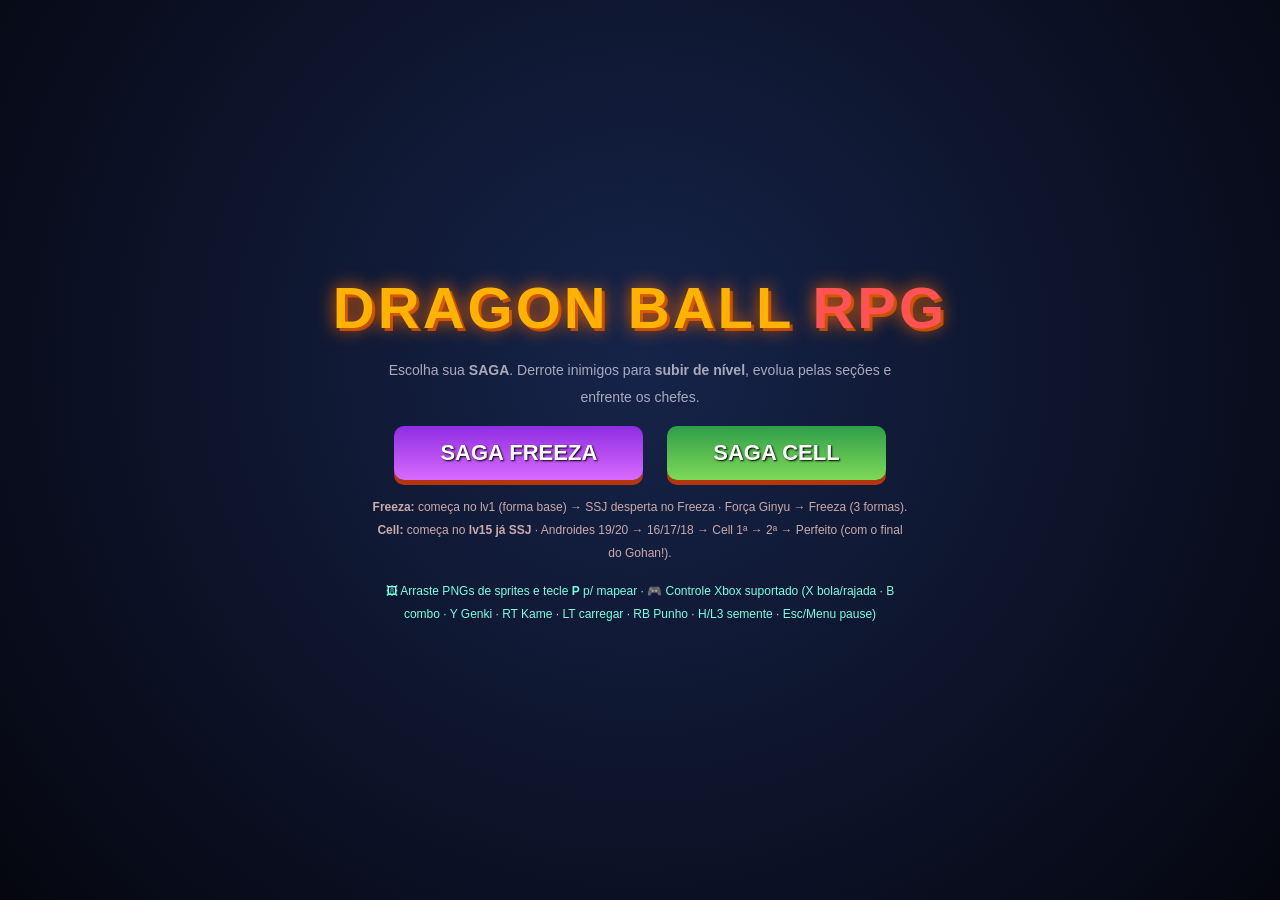
<file: dragonball-craft/index.html>
<!DOCTYPE html>
<html lang="pt-BR">
<head>
<meta charset="UTF-8">
<meta name="viewport" content="width=device-width, initial-scale=1.0">
<title>Dragon Ball Craft</title>
<style>
  *{margin:0;padding:0;box-sizing:border-box}
  html,body{height:100%;background:#05060f;overflow:hidden;font-family:'Segoe UI',sans-serif}
  #game{display:block;image-rendering:pixelated;background:#0a1a3a}
  #wrap{position:relative;width:100vw;height:100vh;display:flex;align-items:center;justify-content:center}
  #hud{position:absolute;top:10px;left:14px;z-index:10;color:#fff;font-size:14px;text-shadow:1px 1px 2px #000;line-height:1.5}
  .bar{width:240px;height:16px;background:rgba(0,0,0,.5);border:2px solid #000;border-radius:8px;overflow:hidden;margin:3px 0;position:relative}
  .bar .fill{height:100%;transition:width .12s}
  .bar .lbl{position:absolute;inset:0;font-size:11px;font-weight:bold;color:#fff;text-align:center;line-height:12px;text-shadow:1px 1px 1px #000}
  #hpfill{background:linear-gradient(90deg,#ff3b3b,#ff8080)}
  #kifill{background:linear-gradient(90deg,#1e90ff,#7ec0ff)}
  #help{position:absolute;top:10px;right:14px;z-index:10;color:#fff;font-size:12px;text-align:right;background:rgba(0,0,0,.4);padding:8px 12px;border-radius:8px;line-height:1.8;text-shadow:1px 1px 2px #000}
  #boss{position:absolute;top:8px;left:50%;transform:translateX(-50%);z-index:11;width:60%;display:none}
  #bossbar{width:100%;height:22px;background:rgba(0,0,0,.6);border:3px solid #6a0dad;border-radius:6px;overflow:hidden}
  #bossfill{height:100%;background:linear-gradient(90deg,#8e2de2,#d96aff);transition:width .15s}
  #bossname{color:#e0a0ff;font-weight:bold;text-align:center;text-shadow:2px 2px 3px #000;font-size:18px;letter-spacing:2px;margin-bottom:2px}
  #title{position:absolute;inset:0;z-index:50;background:radial-gradient(circle at 50% 40%,#16244a,#05060f);
    display:flex;flex-direction:column;align-items:center;justify-content:center;color:#fff;text-align:center;gap:16px}
  #title h1{font-size:58px;letter-spacing:3px;color:#ffb300;text-shadow:0 0 18px #ff6a00,3px 3px 0 #b34700;font-weight:900}
  #title h1 span{color:#ff5252}
  #title button{padding:14px 46px;font-size:22px;background:linear-gradient(#ff9800,#ff5722);color:#fff;border:none;border-radius:10px;cursor:pointer;font-weight:bold;box-shadow:0 5px 0 #b3360f;text-shadow:1px 1px 2px #000}
  #title button:active{transform:translateY(3px);box-shadow:0 2px 0 #b3360f}
  #title p{font-size:14px;color:#aab;max-width:460px;line-height:1.9}
  #toast{position:absolute;top:34%;left:50%;transform:translateX(-50%);z-index:30;color:#ffd54f;
    font-size:34px;font-weight:900;text-shadow:0 0 14px #ff6a00,3px 3px 0 #000;opacity:0;pointer-events:none;letter-spacing:2px;text-align:center}
  #invbar{position:absolute;bottom:12px;left:50%;transform:translateX(-50%);z-index:10;display:flex;gap:10px;
    background:rgba(0,0,0,.45);padding:8px 16px;border-radius:10px;border:2px solid #ffb300}
  .res{color:#fff;font-size:15px;font-weight:bold;text-shadow:1px 1px 2px #000;display:flex;align-items:center;gap:5px}
  .dot{width:14px;height:14px;border-radius:50%;display:inline-block}
</style>
</head>
<body>
<div id="wrap">
  <canvas id="game"></canvas>
  <div id="hud">
    <div>⚡ <b id="pname">Goku</b> <span id="form"></span> <span id="lvl" style="color:#7cffb0"></span></div>
    <div class="bar"><div class="fill" id="hpfill"></div><div class="lbl" id="hplbl"></div></div>
    <div class="bar"><div class="fill" id="kifill"></div><div class="lbl" id="kilbl"></div></div>
    <div class="bar" style="width:200px;height:11px"><div class="fill" id="xpfill" style="background:linear-gradient(90deg,#2ecc71,#7cffb0)"></div><div class="lbl" id="xplbl" style="line-height:8px;font-size:9px"></div></div>
    <div id="phase" style="font-size:12px"></div>
  </div>
  <div id="help">
    <b>Mover:</b> A/D · <b>Pular:</b> Espaço<br>
    <b>✈ VOAR:</b> pulo duplo (toggle) · no ar: Espaço sobe / S desce<br>
    <b>Ki Blast:</b> clique esq. · <b>Barragem:</b> segure B<br>
    <b>👊 COMBO de socos:</b> V <span style="color:#fd7">(alta velocidade, ~2s)</span><br>
    <b>Genki Dama:</b> segure E e solte <span style="color:#9bf">(braços p/ cima, esfera cresce)</span><br>
    <b>KAMEHAMEHA:</b> segure K e solte <span style="color:#ff9">(CD 20s)</span><br>
    <b>⚡ CARREGAR KI:</b> segure C · <b>Transformar:</b> F / R<br>
    <b>🐉 PUNHO DO DRAGÃO:</b> Q <span style="color:#fd7">(só SSJ3)</span> · <b>🫘 SEMENTE:</b> H<br>
    <b>⏸ PAUSE:</b> Esc<br>
    <span style="color:#7fd">🎮 Controle Xbox suportado — veja o mapa abaixo</span>
  </div>
  <div id="boss">
    <div id="bossname">FREEZA</div>
    <div id="bossbar"><div id="bossfill"></div></div>
  </div>
  <div id="toast"></div>
  <div id="invbar"></div>
  <div id="title">
    <h1>DRAGON BALL <span>RPG</span></h1>
    <p style="max-width:540px">Escolha sua <b>SAGA</b>. Derrote inimigos para <b>subir de nível</b>, evolua pelas seções e enfrente os chefes.</p>
    <div style="display:flex;gap:24px;flex-wrap:wrap;justify-content:center">
      <button id="startBtnF" style="background:linear-gradient(#8e2de2,#d96aff)">SAGA FREEZA</button>
      <button id="startBtnC" style="background:linear-gradient(#2f9e4a,#7ed957)">SAGA CELL</button>
    </div>
    <p style="color:#caa;font-size:12px;max-width:540px"><b>Freeza:</b> começa no lv1 (forma base) → SSJ desperta no Freeza · Força Ginyu → Freeza (3 formas).<br>
       <b>Cell:</b> começa no <b>lv15 já SSJ</b> · Androides 19/20 → 16/17/18 → Cell 1ª → 2ª → Perfeito (com o final do Gohan!).</p>
    <p style="color:#7fd;font-size:12px;max-width:540px">🖼 Arraste PNGs de sprites e tecle <b>P</b> p/ mapear · 🎮 Controle Xbox suportado (X bola/rajada · B combo · Y Genki · RT Kame · LT carregar · RB Punho · H/L3 semente · Esc/Menu pause)</p>
  </div>
</div>
<script>
//==================================================================
//  DRAGON BALL RPG — Canvas 2D + camada WebGL de bloom (glow)
//==================================================================
const cv=document.getElementById('game'), ctx=cv.getContext('2d');  // jogo (base)
// camada de BLOOM por cima, em WebGL, somada via mix-blend-mode: screen
let gl=null, PFX=false;
const bloomcv=document.createElement('canvas');
bloomcv.style.cssText='position:absolute;left:0;top:0;width:100%;height:100%;pointer-events:none;mix-blend-mode:screen;';
try{ gl=bloomcv.getContext('webgl',{alpha:false,antialias:false})
     ||bloomcv.getContext('experimental-webgl',{alpha:false}); }catch(e){}
if(gl){ PFX=true; document.getElementById('wrap').appendChild(bloomcv); }
const TILE=32, WORLD_W=560, WORLD_H=80, GRAV=0.55;

// ---- blocos ----
const AIR=0;
const B={
 0:{s:false},
 1:{s:true,c:'#6ab04c',t:'#8fd673',n:'Grama',hp:2},
 2:{s:true,c:'#8a5a2b',n:'Terra',hp:2},
 3:{s:true,c:'#7f8c8d',n:'Rocha',hp:4},
 4:{s:true,c:'#b8860b',t:'#d4a017',n:'Madeira',hp:3},
 5:{s:true,c:'#2ecc71',n:'Folha',hp:1},
 6:{s:true,c:'#34495e',spec:'#1e90ff',n:'Cristal Ki',hp:5,drop:'ki'},
 7:{s:true,c:'#7b6b52',spec:'#f1c40f',n:'Ouro',hp:5,drop:'gold'},
 8:{s:true,c:'#4a3a5a',spec:'#e74c3c',n:'Rocha Vulc.',hp:6},
 9:{s:true,c:'#222',n:'Bedrock',unbreak:true},
 10:{s:false,c:'rgba(255,90,30,.5)',lava:true,n:'Lava'},
};
const PLACEABLE=[1,3,4];

let world=[],player,camX=0,camY=0,keys={},mouse={x:0,y:0,L:false,R:false};
let blasts=[],enemies=[],items=[],parts=[],shocks=[],beams=[],floaters=[],debris=[],arcs=[];
let res={ki:0,gold:0,balls:0};
let kameCharge=0,kameCharging=false,kameCD=0;
let genkiCharge=0,genkiCharging=false,genkiCD=0;   // Genki Dama carregada
let powerUp=false,powerLvl=0;          // carregar Ki (power up)
let shakeAmt=0,flash=0,flashCol='#fff'; // efeitos de tela
let boss=null,bossTriggered=false,gameWon=false;
let bossIndex=-1,bossWaitT=0,apoc=0,meteorT=0;   // campanha de chefes + apocalipse
let barriers=[],allies=[];                       // seções do mapa + NPCs aliados
let saga='freeza';                               // saga atual: 'freeza' | 'cell'
let finaleT=0;                                    // animação final (Kamehameha do Gohan)
let running=false,tutShown=false,frame=0,paused=false;

// custos / recargas
const COST={blast:6, barrage:3, wave:24, kameMax:60};
const KAME_CD=1200;                      // 20s de recarga do Kamehameha
const GENKI_CD=3600;                     // 1 minuto de recarga (ultimate)

// ---- gamepad (controle Xbox) ----
let vkeys={}, padPrev=[], usingPad=false, padMine=false, aim=0, padXhold=0;
function down(k){if(player&&player.frozen>0)return false; return !!(keys[k]||vkeys[k])}  // teclado OU controle (bloqueado se congelado)

//================= UTIL =================
function rnd(a,b){return a+Math.random()*(b-a)}
function noise(x,s){function r(i){let n=Math.sin(i*12.9898+s*78.233)*43758.5;return n-Math.floor(n)}
 let i=Math.floor(x),f=x-i,a=r(i),b=r(i+1),u=f*f*(3-2*f);return a*(1-u)+b*u}
function shade(hex,a){let c=hex.replace('#','');if(c.length===3)c=c.split('').map(x=>x+x).join('');
 let r=parseInt(c.substr(0,2),16),g=parseInt(c.substr(2,2),16),b=parseInt(c.substr(4,2),16);
 r=Math.max(0,Math.min(255,r+a));g=Math.max(0,Math.min(255,g+a));b=Math.max(0,Math.min(255,b+a));return`rgb(${r},${g},${b})`}
function hx2(h){h=h.replace('#','');if(h.length===3)h=h.split('').map(x=>x+x).join('');
 return [parseInt(h.substr(0,2),16),parseInt(h.substr(2,2),16),parseInt(h.substr(4,2),16)]}
function mix(a,b,t){t=Math.max(0,Math.min(1,t));let A=hx2(a),B=hx2(b);
 return`rgb(${A[0]+(B[0]-A[0])*t|0},${A[1]+(B[1]-A[1])*t|0},${A[2]+(B[2]-A[2])*t|0})`}

//================= MUNDO =================
// bioma por coluna (Saga Cell): montanha → cidade → montanha → arena do torneio
function biomeAt(tx){
 if(saga!=='cell') return 'namek';
 if(tx<210) return 'mountain';   // Androides 19 e 20
 if(tx<395) return 'city';       // Androides 16, 17, 18
 if(tx<515) return 'mountain';   // Cell 1ª e 2ª forma
 return 'arena';                 // Cell Perfeito (torneio)
}
function genWorld(){
 world=[];const seed=Math.random()*1000;
 for(let x=0;x<WORLD_W;x++){
  world[x]=[];
  let bm=biomeAt(x), h;
  if(bm==='mountain') h=Math.floor(24+noise(x*0.06,seed)*26+noise(x*0.22,seed+3)*9);   // alto e recortado
  else if(bm==='city') h=Math.floor(46+noise(x*0.03,seed)*3);                           // plano (asfalto)
  else if(bm==='arena') h=46;                                                            // plataforma plana
  else h=Math.floor(34+noise(x*0.05,seed)*16+noise(x*0.18,seed+3)*6);                    // namek
  let surfB = bm==='city'?3 : bm==='arena'?6 : 1;                                        // asfalto / areia / grama
  for(let y=0;y<WORLD_H;y++){
   let b=AIR;
   if(y===WORLD_H-1)b=9;               // bedrock no limite
   else if(y>=WORLD_H-5)b=10;          // 🔥 FOSSO DE LAVA: 4 blocos no fundo
   else if(y>h+6)b=3;
   else if(y>h)b=2;
   else if(y===h)b=surfB;
   if(b===3){let d=y-h,n=Math.random();
    if(d>2&&n<0.05)b=6; else if(d>6&&n<0.09&&n>0.05)b=7; else if(d>12&&n<0.12&&n>0.09)b=8;}
   world[x][y]=b;
  }
  // lava em bolsões profundos (só fora da cidade/arena)
  if((bm==='mountain'||bm==='namek')&&noise(x*0.07,seed+11)>0.80){let ly=h+10+Math.floor(noise(x*0.3,seed)*8);
   for(let y=ly;y<ly+3&&y<WORLD_H-1;y++) if(world[x][y]===3)world[x][y]=10;}
 }
 // árvores (só nas áreas com grama)
 for(let x=4;x<WORLD_W-4;x++){let s=surf(x);
  if(s>0&&world[x][s]===1&&Math.random()<0.08){let th=4+(Math.random()*2|0);
   for(let i=1;i<=th;i++)if(s-i>0)world[x][s-i]=4;
   let ty=s-th;for(let dx=-2;dx<=2;dx++)for(let dy=-2;dy<=1;dy++)
    if(Math.abs(dx)+Math.abs(dy)<=3&&world[x+dx]&&world[x+dx][ty+dy]===AIR)world[x+dx][ty+dy]=5;
   x+=2;}}
 // 7 esferas do dragão espalhadas
 for(let i=0;i<7;i++){let bx=20+Math.floor(Math.random()*(WORLD_W-60)),s=surf(bx);
  items.push({type:'ball',x:bx*TILE,y:(s-1)*TILE-8,vy:0,n:i+1});}
}
function surf(x){if(!world[x])return -1;for(let y=0;y<WORLD_H;y++){let b=world[x][y];
 if(b!==AIR&&b!==5&&b!==4)return y}return -1}

//================= PLAYER =================
// formas: 0=Normal 1=SSJ 2=SSJ2 3=SSJ3  — cada uma 1.5× a anterior, liberada a cada 5 níveis
const FORMS=[
 {n:'',     mult:1.0,   hp:100, ki:100, spd:4.5, req:0,  aura:null,      hair:'#1a1a1a'},
 {n:'SSJ',  mult:1.5,   hp:150, ki:150, spd:5.8, req:5,  aura:'#ffd54f', hair:'#ffd24a'},
 {n:'SSJ2', mult:2.25,  hp:210, ki:210, spd:6.6, req:10, aura:'#ffe27a', hair:'#ffe24a', arcs:true},
 {n:'SSJ3', mult:3.375, hp:300, ki:300, spd:7.4, req:15, aura:'#fff2b0', hair:'#ffee6a', arcs:true, longHair:true},
];
// ---- níveis ----
let level=1, xp=0, xpNext=80;
// SAGA DO FREEZA: Goku evolui de NÍVEL nas batalhas, mas só DESPERTA o SSJ na luta contra o Freeza.
// SSJ2/SSJ3 ficam guardados para sagas futuras (Cell, Boo...).
let ssjUnlocked=false, wishDone=false, senzu=3;   // sementes dos deuses: 3 no início, +1 por boss
const SAGA_MAXFORM=1;                                       // cap de transformação nesta saga = SSJ
function maxForm(){return ssjUnlocked?SAGA_MAXFORM:0}        // SSJ só após despertar (vs Freeza)
// HP/Ki do Goku: cresce até ~3000 no lv15 (SSJ base 150 × 20 = 3000). Base form lv15 ≈ 2000.
function lvlScale(){return 1+(level-1)*1.357}
// ===================== ESCALAS DE BALANCEAMENTO =====================
// PODER DO JOGADOR (multiplicador de dano): lv1≈0.80 · lv3≈1.16 · lv6≈1.70 · lv9≈2.24 · lv12≈2.78 · lv15≈3.32 (×1.5 no SSJ)
function dm(){return FORMS[player.ssj].mult*(0.8+(level-1)*0.18)}
// INIMIGOS: VIDA/XP ×1.5 por boss · DANO ×1.3 por boss (mais suave, não te mata em 3 golpes)
function enemyTier(){return Math.pow(1.5,section())}
function enemyDmgTier(){return Math.pow(1.3,section())}
// DESTRUIÇÃO por nível (raio das explosões) — 1/3 (cava pouco o chão)
function ld(){return (0.5+Math.min(level,18)*0.06)/3}
function gainXP(n){ xp+=n*1; while(xp>=xpNext){xp-=xpNext;levelUp();} }
function levelUp(){
 level++; xpNext=Math.round(xpNext*1.32);
 applyForm(false); player.hp=player.maxhp; player.ki=player.maxki;
 // efeito
 explode(player.x+player.w/2,player.y+player.h/2,1.6,0,'#7cffb0');
 for(let j=0;j<30;j++)parts.push({x:player.x+player.w/2,y:player.y+player.h,
  vx:rnd(-5,5),vy:rnd(-9,-2),life:rnd(20,40),c:'#7cffb0',sz:rnd(3,7),glow:true,fade:true});
 toast('NÍVEL '+level+'! Poder aumentado'); flash=0.3; flashCol='#7cffb0';
}
function spawn(){let sx=8,sy=surf(sx);
 player={x:sx*TILE,y:(sy-3)*TILE,w:TILE*0.7,h:TILE*1.7,vx:0,vy:0,onG:false,face:1,
  hp:100,maxhp:100,ki:0,maxki:100,ssj:0,invuln:0,anim:0,flyT:0,
  flying:false,dashing:0,dashA:0,dfCD:0,kiCD:0,waveCD:0,dashHit:[],frozen:0,combo:0,comboCD:0,comboTgt:null};}

//================= COLISÃO =================
function solid(x,y){let bx=x/TILE|0,by=y/TILE|0;if(bx<0||bx>=WORLD_W||by<0||by>=WORLD_H)return by>=WORLD_H;
 let b=world[bx][by];return b!==undefined&&B[b].s}
function hitsWorld(x,y,w,h){let x0=x/TILE|0,x1=(x+w)/TILE|0,y0=y/TILE|0,y1=(y+h)/TILE|0;
 for(let bx=x0;bx<=x1;bx++)for(let by=y0;by<=y1;by++){
  if(by>=WORLD_H)return true;if(bx<0||bx>=WORLD_W||by<0)continue;
  let b=world[bx][by];if(b!==undefined&&B[b].s)return true}return false}
function phys(e,fly){
 e.x+=e.vx;
 if(hitsWorld(e.x,e.y,e.w,e.h)){let s=e.vx>0?-1:1;while(hitsWorld(e.x,e.y,e.w,e.h))e.x+=s;e.vx=0}
 if(!fly)e.vy+=GRAV; if(e.vy>16)e.vy=16;
 e.y+=e.vy;e.onG=false;
 if(hitsWorld(e.x,e.y,e.w,e.h)){let s=e.vy>0?-1:1;while(hitsWorld(e.x,e.y,e.w,e.h))e.y+=s;
  if(e.vy>0)e.onG=true;e.vy=0}
 if(e.x<0)e.x=0;if(e.x>WORLD_W*TILE-e.w)e.x=WORLD_W*TILE-e.w;
}

//================= EXPLOSÕES =================
function explode(wx,wy,radius,dmg,color){
 color=color||'#ff9800';
 let rp=radius*TILE;
 // tremor de tela + flash proporcional ao tamanho
 shake(Math.min(22,radius*4));
 if(radius>=2.5){flash=Math.min(0.6,radius*0.12);flashCol=color;}
 // núcleo branco + onda dupla
 shocks.push({x:wx,y:wy,r:6,max:rp,life:18,color:'#fff',lw:6});
 shocks.push({x:wx,y:wy,r:4,max:rp*1.4,life:24,color:color,lw:3});
 // bola de fogo central
 parts.push({x:wx,y:wy,vx:0,vy:0,life:14,c:'#fff',sz:rp*0.5,glow:true,fade:true});
 // faíscas
 let np=Math.min(70,18+radius*12);
 for(let i=0;i<np;i++){let a=rnd(0,7),sp=rnd(2,9)*(0.5+radius*0.25);
  parts.push({x:wx,y:wy,vx:Math.cos(a)*sp,vy:Math.sin(a)*sp-1,life:rnd(16,40),
  c:[color,'#ffeb3b','#ff5722','#fff'][i%4],sz:rnd(2,7),glow:i%4===3});}
 // fumaça
 for(let i=0;i<radius*4;i++)parts.push({x:wx+rnd(-rp/2,rp/2),y:wy+rnd(-rp/2,rp/2),
  vx:rnd(-1,1),vy:rnd(-2,-0.5),life:rnd(30,60),c:'rgba(90,80,80,.5)',sz:rnd(6,14),smoke:true});
 // destruir blocos em raio — rochas DERRETEM, árvores PEGAM FOGO
 let bx=wx/TILE|0,by=wy/TILE|0;
 let molten = radius>=2.4;                 // explosões grandes derretem rocha em lava
 let R=Math.ceil(radius);
 for(let dx=-R;dx<=R;dx++)for(let dy=-R;dy<=R;dy++){
  let dist=Math.hypot(dx,dy); if(dist>radius)continue;
  let X=bx+dx,Y=by+dy; if(!world[X]||world[X][Y]===undefined)continue;
  let b=world[X][Y]; if(b===AIR||B[b].unbreak||B[b].lava)continue;
  let cx=X*TILE+16,cy=Y*TILE+16;
  let organic=(b===4||b===5), rock=(b===3||b===8||b===7);
  // partículas: madeira/folha = fogo; rocha = brasa derretendo
  if(organic){for(let k=0;k<3;k++)parts.push({x:cx+rnd(-8,8),y:cy+rnd(-8,8),vx:rnd(-2,2),vy:rnd(-4,-0.5),
    life:rnd(22,48),c:['#ff7a1a','#ffd54f','#ff3b00'][k%3],sz:rnd(3,7),glow:true,fade:true});}
  else if(rock){for(let k=0;k<2;k++)parts.push({x:cx+rnd(-6,6),y:cy+rnd(-6,6),vx:rnd(-2,2),vy:rnd(-2,1),
    life:rnd(16,34),c:k?'#ff8a3a':B[b].c,sz:rnd(3,6),glow:k===0,fade:true});}
  else parts.push({x:cx,y:cy,vx:rnd(-2,2),vy:rnd(-2,1),life:rnd(14,26),c:B[b].c,sz:rnd(3,6)});
  if(B[b].drop&&Math.random()<0.5)dropItem(X*TILE,Y*TILE,B[b].drop);
  // destroço físico arremessado
  if(Math.random()<0.6){let a=Math.atan2(cy-wy,cx-wx),sp=rnd(3,9);
   debris.push({x:cx-7,y:cy-7,vx:Math.cos(a)*sp,vy:Math.sin(a)*sp-3,life:rnd(40,70),c:B[b].c,sz:rnd(8,15)});}
  // BORDA da cratera: rocha vira LAVA derretida; resto vira ar
  if(molten && rock && dist>radius-1.6 && Math.random()<0.6){ world[X][Y]=10; }
  else { world[X][Y]=AIR; }
  world[X]['_dmg_'+Y]=0;
 }
 // árvores caem: derruba madeira/folha que ficou flutuando logo acima da cratera
 if(molten){for(let dx=-R;dx<=R;dx++){let X=bx+dx; if(!world[X])continue;
  for(let Y=by-R-4;Y<by+R;Y++){let b=world[X]&&world[X][Y]; if(b===4||b===5){
   // se não há suporte sólido abaixo, queima/cai
   let below=world[X][Y+1]; if(below===AIR||below===10){
    parts.push({x:X*TILE+16,y:Y*TILE+16,vx:rnd(-1,1),vy:rnd(-3,-0.5),life:rnd(20,40),c:'#ff7a1a',sz:rnd(3,6),glow:true,fade:true});
    if(Math.random()<0.5)world[X][Y]=AIR;}}}}}
 // dano a inimigos com knockback forte
 for(let en of enemies){let d=Math.hypot(en.x-wx,en.y-wy);if(d<rp){let k=1-d/rp;
  en.hp-=dmg;en.hurt=10;en.vx+=Math.sign(en.x-wx||1)*12*k;en.vy-=9*k;}}
 if(boss&&boss.deathT<=0){let d=Math.hypot(boss.x-wx,boss.y-wy);if(d<rp+40){boss.hp-=dmg*0.6;boss.hurt=8}}
 // dano ao player se muito perto
 let d=Math.hypot(player.x+player.w/2-wx,player.y+player.h/2-wy);
 if(d<rp*0.7&&player.invuln<=0){player.hp-=dmg*0.2;player.invuln=20;
  player.vx+=Math.sign(player.x+player.w/2-wx||1)*8;player.vy-=5;}
}
function shake(a){if(a>shakeAmt)shakeAmt=a;}
function updateDebris(){
 for(let i=debris.length-1;i>=0;i--){let d=debris[i];
  d.vy+=0.4;d.x+=d.vx;d.vx*=0.99;
  let ny=d.y+d.vy;
  if(solid(d.x+d.sz/2,ny+d.sz)){d.vy*=-0.3;d.vx*=0.6;if(Math.abs(d.vy)<1)d.vy=0;}
  else d.y=ny;
  d.life--;if(d.life<=0)debris.splice(i,1);}
}

//================= ITENS / DROPS =================
function dropItem(x,y,type){items.push({type,x,y,vy:rnd(-3,-1),vx:rnd(-2,2)})}
function updateItems(){
 for(let i=items.length-1;i>=0;i--){let it=items[i];
  it.vy=(it.vy||0)+0.4;if(it.vy>10)it.vy=10;
  let ny=it.y+it.vy;if(!solid(it.x+8,ny+16))it.y=ny;else it.vy=0;
  if(it.vx){let nx=it.x+it.vx;if(!solid(nx,it.y+8))it.x=nx;it.vx*=0.9}
  // coletar
  let d=Math.hypot(player.x+player.w/2-(it.x+8),player.y+player.h/2-(it.y+8));
  if(d<TILE){
   if(it.type==='ki'){res.ki++;player.ki=Math.min(player.maxki,player.ki+18);floatTxt(it.x,it.y,'+Ki','#5cf')}
   else if(it.type==='gold'){res.gold++;floatTxt(it.x,it.y,'+Ouro','#ffd54f')}
   else if(it.type==='heal'){player.hp=Math.min(player.maxhp,player.hp+30);floatTxt(it.x,it.y,'+30 HP','#5f5')}
   else if(it.type==='ball'){res.balls++;floatTxt(it.x,it.y,'Esfera '+it.n+'/7','#ff8a00');
    toast('★ ESFERA DO DRAGÃO '+res.balls+'/7 ★');
    if(res.balls>=7&&!wishDone){wishDone=true;
     player.hp=player.maxhp;player.ki=player.maxki;gainXP(250);
     explode(player.x+player.w/2,player.y+player.h/2,2.2,0,'#ffd700');
     for(let j=0;j<60;j++)parts.push({x:player.x+player.w/2,y:player.y+player.h/2,
      vx:rnd(-10,10),vy:rnd(-12,2),life:rnd(20,45),c:'#ffd700',sz:rnd(3,8),glow:true,fade:true});
     toast('SHENLONG: revigorado! +250 XP')}}
   items.splice(i,1);
  }
 }
}
function floatTxt(x,y,t,c){floaters.push({x,y,t,c,life:50})}

//================= INIMIGOS =================
function section(){return barriers.filter(b=>b.broken).length}   // seções (bosses derrotados)
function bossMul(){return enemyTier()}                           // alias (compat)
// altura (y em tiles) do 1º bloco sólido a partir de fromY na coluna cx; -1 se não houver
function groundColY(cx,fromY){for(let yy=Math.max(0,fromY);yy<Math.min(WORLD_H,fromY+7);yy++){
 let b=world[cx]&&world[cx][yy]; if(b!==undefined&&b!==AIR&&B[b]&&B[b].s)return yy;}return -1;}
function spawnEnemy(kind,x,y){
 let s=enemyTier(), sd=enemyDmgTier();                           // vida ×1.5 · dano ×1.3 por boss
 let base={x,y,vx:0,vy:0,onG:false,hurt:0,face:-1,fireT:rnd(40,120),anim:0,jumpCD:0};
 // BASE recalibrada (seção 0): Saibaiman 14hp/5dmg · Soldado 24hp/8dmg
 if(kind==='saibai')enemies.push({...base,kind,w:18,h:23,hp:Math.round(14*s),maxhp:Math.round(14*s),spd:1.7,dmg:Math.round(5*sd),col:'#4caf50'});
 if(kind==='soldier')enemies.push({...base,kind,w:18,h:28,hp:Math.round(24*s),maxhp:Math.round(24*s),spd:1.4,dmg:Math.round(8*sd),col:'#9c27b0',ranged:true});
}
function spawnWave(){
 if(enemies.length>=12||boss)return;
 // nasce de preferência À FRENTE do jogador (lado que ele avança)
 let dir=player.face||1;
 let side=Math.random()<0.7?dir:-dir;
 let mx=(player.x/TILE|0)+side*(14+(Math.random()*6|0));
 // não passa da barreira ativa
 let ab=barriers.find(B=>!B.broken);
 if(ab && mx>ab.x-1) mx=ab.x-1-(Math.random()*5|0);
 if(mx<2||mx>=WORLD_W-2)return;
 let my=surf(mx); if(my<0)return;
 // não nasce sobre LAVA nem em buraco fundo (cavado na luta) — procura coluna segura ao lado
 if(world[mx][my]===10){
  let found=false;
  for(let off=1;off<=6&&!found;off++)for(let s=-1;s<=1;s+=2){let nx=mx+off*s;
   if(nx>1&&nx<WORLD_W-1){let ny=surf(nx); if(ny>0&&world[nx][ny]!==10){mx=nx;my=ny;found=true;break;}}}
  if(!found)return;
 }
 spawnEnemy(Math.random()<0.6?'saibai':'soldier',mx*TILE,(my-2)*TILE);
}
function updateEnemies(){
 for(let i=enemies.length-1;i>=0;i--){let e=enemies[i];
  let dx=player.x-e.x;e.face=dx>0?1:-1;
  // remove inimigos longe demais (presos em cratera/lava) p/ liberar vaga
  if(Math.abs(dx)>48*TILE){enemies.splice(i,1);continue;}
  // 🔥 caiu na LAVA → morre queimado (sem XP)
  let elx=(e.x+e.w/2)/TILE|0, ely=(e.y+e.h*0.7)/TILE|0;
  if(world[elx]&&world[elx][ely]===10){
   explode(e.x+e.w/2,e.y+e.h/2,1.3,0,'#ff7a3a');
   floatTxt(e.x,e.y-6,'queimou!','#ff7a3a');enemies.splice(i,1);continue;}
  let adx=Math.abs(dx), dir=Math.sign(dx)||e.face;
  // atira na faixa (ranged)
  if(adx<TILE*7&&e.ranged){e.fireT--;if(e.fireT<=0){e.fireT=rnd(70,140);
   let a=Math.atan2(player.y-e.y,dx);blasts.push({x:e.x,y:e.y+8,vx:Math.cos(a)*7,vy:Math.sin(a)*7,
    r:6,dmg:e.dmg,enemy:true,col:'#cf6bff',life:90})}}
  // ---- IA INTELIGENTE: detecta o que há à frente ----
  if(e.jumpCD>0)e.jumpCD--;
  let foot=(e.y+e.h)/TILE|0;
  let aheadX=((e.x+e.w/2)+dir*(e.w*0.6+8))/TILE|0;
  let gAhead=groundColY(aheadX,foot-1);                          // altura do chão à frente
  let lavaAhead = world[aheadX]&&(world[aheadX][foot]===10||world[aheadX][foot+1]===10||(gAhead>=0&&world[aheadX][gAhead]===10));
  let pit = gAhead<0 || gAhead>foot+2;                           // buraco fundo à frente
  let inRange = e.ranged && adx<TILE*6 && Math.abs(player.y-e.y)<TILE*5;
  let move=dir;
  if(inRange){ move = adx<TILE*3 ? -dir : 0; }                   // ranged: mantém distância (kite)
  if((pit||lavaAhead)&&!inRange){
   // pula o buraco SE houver chão alcançável logo adiante (e não for lava)
   let farX=((e.x+e.w/2)+dir*(e.w+TILE*1.6))/TILE|0, gFar=groundColY(farX,foot-2);
   if(e.onG&&!lavaAhead&&gFar>=0&&gFar<=foot+1&&e.jumpCD<=0){e.vy=-11.5;e.jumpCD=22;}
   else move=0;                                                  // beira do buraco/lava: PARA (não cai)
  }
  e.vx=move*e.spd; if(move)e.face=dir;
  e.anim=(e.anim||0)+Math.abs(e.vx)*0.18;
  // pula degraus/paredes (com cooldown — não fica pulando à toa)
  if(move!==0&&e.onG&&e.jumpCD<=0&&hitsWorld(e.x+dir*6,e.y+e.h-TILE*1.2,e.w,TILE)){e.vy=-10;e.jumpCD=22;}
  phys(e);if(e.hurt>0)e.hurt--;
  // contato
  if(Math.abs(dx)<TILE*0.7&&Math.abs(player.y-e.y)<TILE&&player.invuln<=0){
   player.hp-=e.dmg;player.invuln=35;player.vx=Math.sign(dx||1)*-7;player.vy=-5;}
  if(e.hp<=0){explode(e.x+e.w/2,e.y+e.h/2,1.5,0,e.col);
   if(Math.random()<0.4)dropItem(e.x,e.y,'ki');
   if(Math.random()<0.18)dropItem(e.x,e.y,'heal');
   let xpGain=Math.round((e.kind==='soldier'?16:10)*bossMul());   // +50% de XP por boss
   floatTxt(e.x,e.y-6,'+'+xpGain+' XP','#9cf');gainXP(xpGain);
   enemies.splice(i,1);}
 }
}

//================= CAMPANHA DE CHEFES =================
// Força Ginyu (mini-chefes) e depois FREEZA (3 formas, planeta sendo destruído)
// XP CRESCENTE por membro: Goku fica progressivamente mais forte (mais forte contra Ginyu que contra Guldo)
const CAMPAIGNS={
 freeza:[
  {type:'guldo',  name:'GULDO',          cat:'ginyu', hp:220, col:'#5fa84a', w:30, h:38, spd:0.0, fly:true,  atk:'freeze',  xp:140, scale:1},
  {type:'recoome',name:'RECOOME',        cat:'ginyu', hp:400, col:'#d9a07a', w:48, h:76, spd:1.7, fly:false, atk:'eraser',  xp:220, scale:1},
  {type:'burter', name:'BURTER',         cat:'ginyu', hp:360, col:'#3a6ad0', w:40, h:72, spd:3.6, fly:false, atk:'rush',    xp:300, scale:1},
  {type:'jeice',  name:'JEICE',          cat:'ginyu', hp:360, col:'#d83a3a', w:40, h:64, spd:2.4, fly:false, atk:'crusher', xp:380, scale:1},
  {type:'ginyu',  name:'CAPITÃO GINYU',  cat:'ginyu', hp:560, col:'#6a3aa0', w:44, h:72, spd:2.0, fly:false, atk:'beam',    xp:520, scale:1},
  {type:'freeza', name:'FREEZA — 1ª FORMA',cat:'freeza',hp:650,col:'#b39ddb', w:46, h:64, spd:1.5, fly:true,  atk:'freeza', xp:0,   scale:1.0, form:0, horn:true, final:true},
 ],
 cell:[
  {type:'a19',  name:'ANDROIDE 19',     cat:'android', hp:220, col:'#f1e7d6', skin:'#f1e7d6', hair:null,      w:30,h:46, spd:1.4, fly:false, atk:'spread',  xp:340},
  {type:'a20',  name:'ANDROIDE 20',     cat:'android', hp:240, col:'#cdbf98', skin:'#cdbf98', hair:'#dddddd', w:30,h:48, spd:1.4, fly:false, atk:'beam',    xp:380},
  {type:'a16',  name:'ANDROIDE 16',     cat:'android', hp:430, col:'#2f8f4a', skin:'#e3bd92', hair:'#e0521f', w:44,h:68, spd:1.1, fly:false, atk:'rocket',  xp:460},
  {type:'a17',  name:'ANDROIDE 17',     cat:'android', hp:330, col:'#2a2f3e', skin:'#e8c0a0', hair:'#171717', w:30,h:48, spd:2.5, fly:false, atk:'spread',  xp:520},
  {type:'a18',  name:'ANDROIDE 18',     cat:'android', hp:330, col:'#34527e', skin:'#f0c9a0', hair:'#f2d24a', w:30,h:48, spd:2.3, fly:false, atk:'crusher', xp:580},
  {type:'cell1',name:'CELL — 1ª FORMA', cat:'cell', hp:470, col:'#5a8a3a', w:42,h:60, spd:1.6, fly:true,  atk:'beam',     xp:700, spots:true, tail:true},
  {type:'cell2',name:'CELL — 2ª FORMA', cat:'cell', hp:640, col:'#6fa048', w:46,h:66, spd:2.0, fly:true,  atk:'shock',    xp:840, spots:true},
  {type:'cellp',name:'CELL PERFEITO',   cat:'cell', hp:860, col:'#8ec85a', w:44,h:62, spd:2.5, fly:true,  atk:'kamebeam', xp:0,  perfect:true, final:true},
 ],
};
let campaign=CAMPAIGNS.freeza;
const FREEZA_FORMS=[
 {name:'FREEZA — 1ª FORMA',    hp:600, col:'#b39ddb', spd:1.5, scale:1.0, horn:true},
 {name:'FREEZA — FORMA FINAL', hp:850, col:'#ece6f6', spd:2.2, scale:1.18},
 {name:'FREEZA — 100% PODER',  hp:1200,col:'#d6c8ff', spd:2.9, scale:1.34},
];
// ---- seções do mapa: cada chefe guarda uma barreira; matar libera o próximo trecho ----
function initBarriers(){
 let xs,req;
 if(saga==='cell'){ xs=[120,180,240,300,360,420,480,535]; req=[15,16,17,18,19,20,21,22]; }
 else { xs=[150,235,320,400,475,545]; req=[3,6,9,12,14,15]; }
 barriers=xs.map((x,i)=>({x,idx:i,broken:false,reqLvl:req[i]}));
}
function updateBarriers(){
 let b=barriers.find(B=>!B.broken);
 if(!b)return;
 let bxp=b.x*TILE;
 // bloqueia o avanço além da barreira ativa
 if(player.x+player.w>bxp){player.x=bxp-player.w; if(player.vx>0)player.vx=0;}
 // spawn do chefe ao se aproximar — só se tiver o NÍVEL mínimo
 if(!boss && bossWaitT<=0 && player.x+player.w>(b.x-11)*TILE){
  if(level>=b.reqLvl) spawnBossIndex(b.idx);
  else if(frame%80===0) floatTxt(player.x,player.y-14,'Fique mais forte — nível '+b.reqLvl+' p/ enfrentar '+campaign[b.idx].name,'#ff8a65');
 }
 if(bossWaitT>0)bossWaitT--;
}
function spawnBossIndex(idx){
 bossIndex=idx;
 let d=campaign[idx], sc=d.scale||1;
 let bx=Math.max(4, barriers[idx].x-6), by=surf(bx);  // do lado do jogador, antes da barreira
 let hp=Math.round(d.hp*2.6*(1+level*0.10));   // chefes +30% mais fortes (×2 → ×2.6)
 boss={x:bx*TILE,y:(by-5)*TILE,w:d.w*sc,h:d.h*sc,vx:0,vy:0,onG:false,
  type:d.type,name:d.name,cat:d.cat,col:d.col,skin:d.skin,hair:d.hair,spots:d.spots,tail:d.tail,perfect:d.perfect,final:d.final,
  spd:d.spd,fly:d.fly,atk:d.atk,xp:d.xp,form:d.form||0,horn:!!d.horn,
  diff:1+idx*0.16,                          // dificuldade crescente na sequência
  hp,maxhp:hp, hurt:0,atkT:80,phaseT:0,deathT:0,tele:0,charge:0,face:-1,intro:60};
 bossTriggered=true;
 document.getElementById('boss').style.display='block';
 document.getElementById('bossname').textContent=boss.name;
 if(boss.type==='freeza'){
  ssjUnlocked=true;                       // ⭐ SSJ DESPERTA na luta contra o Freeza
  cutscene('FREEZA','Sinta a fúria... pressione F para SUPER SAIYAJIN!');
  // FREEZA é SOZINHO — sem aliados, sem ajuda
 } else {
  cutscene(saga==='cell'?'OS GUERREIROS Z!':'OS GUERREIROS Z CHEGAM!', boss.name+' apareceu — derrote-o!');
  spawnAllies();                           // aliados chegam como reforço
 }
 shake(10); flash=0.4; flashCol=boss.col;
}
// ---- cutscene (letterbox + texto) ----
let cutT=0,cutTitle='',cutSub='';
function cutscene(title,sub){cutT=150;cutTitle=title;cutSub=sub||'';shake(6);}
function drawCutscene(){
 if(cutT<=0)return;
 let a=Math.min(1,cutT/20)*Math.min(1,(150-cutT)/15<1?(150-cutT)/15:1);
 let bh=Math.min(70,(150-cutT)*6); bh=Math.min(bh,cutT*6,70);
 ctx.fillStyle='rgba(0,0,0,'+(0.8*a)+')';
 ctx.fillRect(0,0,cv.width,bh); ctx.fillRect(0,cv.height-bh,cv.width,bh);
 ctx.globalAlpha=a;ctx.textAlign='center';
 ctx.fillStyle='#ffd54f';ctx.font='bold 34px Segoe UI';
 ctx.fillText(cutTitle,cv.width/2,cv.height/2-6);
 ctx.fillStyle='#cfe8ff';ctx.font='16px Segoe UI';
 ctx.fillText(cutSub,cv.width/2,cv.height/2+24);
 ctx.textAlign='left';ctx.globalAlpha=1;
}
// ---- FINAL DA SAGA CELL: Kamehameha do Gohan (pai & filho) ----
let finaleCell={x:0,y:0};
function startGohanFinale(cx,cy){
 finaleCell={x:cx,y:cy}; finaleT=300;
 enemies=[];blasts=[];beams=[];allies=[];
 cutscene('PAI & FILHO','Gohan reúne todo o poder no Kamehameha!');
}
function updateFinale(){
 finaleT--; let t=300-finaleT;
 // câmera entre o herói e o Cell
 let midx=(player.x+finaleCell.x)/2, midy=(player.y+finaleCell.y)/2 - 20;
 camX+=((midx-cv.width/2)-camX)*0.1; camY+=((midy-cv.height/2)-camY)*0.1;
 camX=Math.max(0,Math.min(WORLD_W*TILE-cv.width,camX));
 camY=Math.max(0,Math.min(WORLD_H*TILE-cv.height,camY));
 if(t===62)toast('KA·ME·HA·ME·HAAA!!!');
 if(t>62&&t<258){                       // feixe ativo: explode o Cell
  shake(8); if(t%3===0)explode(finaleCell.x+rnd(-38,38),finaleCell.y+rnd(-38,38),2.6,0,t>170?'#fff':'#ffe082');
 }
 if(t>=256&&t<=262){flash=0.95;flashCol='#fff';}
 updateParts();
 if(finaleT<=0)winGame();
}
function drawFinale(){
 let t=300-finaleT;
 let gx=player.x+player.w/2-camX, gy=player.y+player.h*0.4-camY;
 let cx=finaleCell.x-camX, cy=finaleCell.y-camY;
 // Gohan SSJ (cabelo dourado) na origem do feixe
 ctx.fillStyle='#e88a2a';ctx.fillRect(gx-7,gy-2,14,22);             // gi laranja
 ctx.fillStyle='#f6c79b';ctx.fillRect(gx-6,gy-14,12,12);            // cabeça
 ctx.fillStyle='#ffe24a';for(let s=0;s<5;s++){let sx=gx-7+s*3;      // cabelo dourado
  ctx.beginPath();ctx.moveTo(sx,gy-12);ctx.lineTo(sx+1,gy-24);ctx.lineTo(sx+3,gy-12);ctx.fill();}
 ctx.globalCompositeOperation='lighter';
 if(t>=62){
  // FEIXE GIGANTE Gohan → Cell
  let a=Math.atan2(cy-gy,cx-gx), len=Math.hypot(cx-gx,cy-gy)+60;
  ctx.save();ctx.translate(gx,gy);ctx.rotate(a);
  let wdt=44+Math.sin(frame*0.5)*8;
  let g=ctx.createLinearGradient(0,0,len,0);
  g.addColorStop(0,'#fff');g.addColorStop(0.3,'#ffe082');g.addColorStop(1,'rgba(255,200,80,.35)');
  ctx.fillStyle=g;ctx.fillRect(0,-wdt/2,len,wdt);
  ctx.fillStyle='#fff';ctx.fillRect(0,-wdt/5,len,wdt*0.4);
  // ponta explosiva no Cell
  let tg=ctx.createRadialGradient(len,0,4,len,0,wdt*1.6);
  tg.addColorStop(0,'#fff');tg.addColorStop(0.5,'#ffe082');tg.addColorStop(1,'rgba(0,0,0,0)');
  ctx.fillStyle=tg;ctx.beginPath();ctx.arc(len,0,wdt*1.6,0,7);ctx.fill();
  ctx.restore();
 } else {
  // bola carregando
  let r=8+t*0.7;let g=ctx.createRadialGradient(gx,gy,2,gx,gy,r);
  g.addColorStop(0,'#fff');g.addColorStop(0.5,'#ffe082');g.addColorStop(1,'rgba(0,0,0,0)');
  ctx.fillStyle=g;ctx.beginPath();ctx.arc(gx,gy,r,0,7);ctx.fill();
 }
 ctx.globalCompositeOperation='source-over';
 ctx.fillStyle='#ffd54f';ctx.font='bold 22px Segoe UI';ctx.textAlign='center';
 ctx.fillText('GOHAN — KAMEHAMEHA!',cv.width/2,44);ctx.textAlign='left';
}
function bossShoot(a,sp,r,dmg,col,opt){
 blasts.push(Object.assign({x:boss.x+boss.w/2,y:boss.y+boss.h*0.4,
  vx:Math.cos(a)*sp,vy:Math.sin(a)*sp,r,dmg:dmg*(boss.diff||1),enemy:true,col,life:120},opt||{}));
}
function updateBoss(){
 if(!boss)return;
 // morte / transição
 if(boss.deathT>0){boss.deathT--;
  if(boss.deathT%3===0)explode(boss.x+rnd(-30,30),boss.y+rnd(-30,30),2,0,boss.type==='freeza'?'#fff':boss.col);
  if(boss.deathT<=0){
   if(boss.type==='freeza'){winGame();return}
   if(boss.final){                                   // Cell Perfeito → FINAL do Gohan
    startGohanFinale(boss.x+boss.w/2, boss.y+boss.h/2);
    boss=null; document.getElementById('boss').style.display='none'; return; }
   gainXP(boss.xp);
   senzu++;                                          // 🫘 +1 semente por boss
   let bar=barriers.find(B=>B.idx===bossIndex); if(bar)bar.broken=true;   // libera a passagem
   boss=null; document.getElementById('boss').style.display='none';
   bossWaitT=90; allies=[];                          // aliados se vão — você segue sozinho
   toast('SEÇÃO LIBERADA! +1 Semente dos Deuses 🫘 — siga e fique mais forte 💪'); }
  return;}
 boss.phaseT++; if(boss.intro>0){boss.intro--;}
 if(boss.hurt>0)boss.hurt--;
 let bcx=boss.x+boss.w/2, bcy=boss.y+boss.h/2;
 let dx=player.x-boss.x, dy=player.y-boss.y, dist=Math.hypot(dx,dy);
 boss.face=dx>0?1:-1;

 // ---- movimento ----
 if(boss.fly){
  let td=boss.type==='freeza'?180:150;
  if(dist>td+40)boss.vx=Math.sign(dx)*boss.spd;
  else if(dist<td-40)boss.vx=-Math.sign(dx)*boss.spd;
  else boss.vx*=0.85;
  boss.vy=Math.sin(boss.phaseT*0.04)*1.6+Math.sign(dy)*0.4;
  boss.x+=boss.vx; boss.y+=boss.vy;
  boss.y=Math.max(TILE*3,Math.min((surf(boss.x/TILE|0)-2)*TILE,boss.y));
 } else {
  // detecta LAVA/abismo abaixo → o chefe FOGE VOANDO (não morre na lava)
  let bbx=(boss.x+boss.w/2)/TILE|0, fy=(boss.y+boss.h)/TILE|0, lavaBelow=false;
  for(let yy=fy;yy<Math.min(WORLD_H,fy+9);yy++){let bb=world[bbx]&&world[bbx][yy];
   if(bb===10){lavaBelow=true;break;} if(bb!==undefined&&bb!==AIR&&B[bb].s)break;}
  if(lavaBelow)boss.fleeT=40;
  if(boss.fleeT>0){
   boss.fleeT--; boss.vx=Math.sign(dx)*boss.spd*0.6;
   boss.vy=-7; boss.x+=boss.vx; boss.y+=boss.vy;     // sobe voando, ignora gravidade
   if(boss.y<TILE*3)boss.y=TILE*3;
   if(frame%4===0)parts.push({x:boss.x+boss.w/2,y:boss.y+boss.h,vx:rnd(-1,1),vy:rnd(1,3),life:14,c:'#9bdcff',sz:5,glow:true,fade:true});
  } else {
   // terrestre: corre e pula obstáculos
   if(boss.atk==='rush'&&boss.charge>0){boss.charge--; boss.vx=boss.face*9;}
   else boss.vx=Math.sign(dx)*boss.spd;
   if(boss.onG&&hitsWorld(boss.x+boss.vx*6,boss.y,boss.w,boss.h))boss.vy=-11;
   if(boss.onG&&dy<-TILE*2&&Math.random()<0.03)boss.vy=-13; // pula p/ alcançar player no ar
   phys(boss);
  }
 }
 boss.x=Math.max(TILE,Math.min(WORLD_W*TILE-boss.w-TILE,boss.x));
 // mantém o chefe contido na seção (do lado de cá da barreira)
 let ab=barriers[bossIndex]; if(ab&&!ab.broken)boss.x=Math.min(boss.x,(ab.x)*TILE-boss.w-4);

 // ---- ataques por tipo ----
 if(boss.intro<=0){boss.atkT--;
  let a=Math.atan2(player.y+player.h*0.4-bcy,player.x+player.w/2-bcx);
  if(boss.atkT<=0){
   switch(boss.atk){
    case 'freeze': // Guldo: para o tempo do player + pedras
     boss.atkT=130;
     if(Math.random()<0.5&&player.invuln<=0){player.frozen=40;floatTxt(player.x,player.y-12,'TEMPO PARADO!','#7fd');}
     for(let k=-1;k<=1;k++)bossShoot(a+k*0.3,6,8,12,'#7fdc7f');
     break;
    case 'eraser': // Recoome: telegrafa e solta feixe largo
     boss.atkT=150; boss.charge=46; boss.chargeA=a;
     break;
    case 'rush': // Burter: investida
     boss.atkT=90; boss.charge=26;
     break;
    case 'crusher': // Jeice: rajada vermelha rápida
     boss.atkT=70;
     for(let k=0;k<3;k++)bossShoot(a+rnd(-0.25,0.25),11,6,11,'#ff5a4a',{life:90});
     break;
    case 'beam': // Ginyu: feixe roxo
     boss.atkT=95; bossShoot(a,15,5,18,'#c060ff',{beam:true,life:80});
     break;
    case 'freeza': // Freeza: tripla + death beam (mais forte por forma)
     boss.atkT=Math.max(40,100-boss.form*22);
     if(Math.random()<0.5){for(let k=-1;k<=1;k++)bossShoot(a+k*0.22,9,9,14+boss.form*4,'#c060ff',{big:true});}
     else bossShoot(a,15,5,20+boss.form*5,'#ff4fd8',{beam:true,life:80});
     break;
    case 'spread': // LEQUE de energia (Androide 19 / 17): 5 bolas em arco
     boss.atkT=85;
     for(let k=-2;k<=2;k++)bossShoot(a+k*0.18,8,7,12,'#ff7ad0',{life:90});
     break;
    case 'rocket': // SOCO-FOGUETE (Androide 16): punho lento e devastador que busca
     boss.atkT=120;
     bossShoot(a,5,13,28,'#ff5a2a',{big:true,life:160,rocket:true});
     break;
    case 'shock': // ONDA DE CHOQUE (Cell 2ª): rajada + onda no chão
     boss.atkT=95;
     for(let k=-1;k<=1;k++)bossShoot(a+k*0.2,9,8,16,'#9be84a',{big:true});
     shocks.push({x:bcx,y:boss.y+boss.h,r:8,max:6*TILE,life:24,color:'#9be84a',lw:5});
     // dano da onda ao player se no chão perto
     if(Math.abs(player.x-bcx)<6*TILE&&player.onG&&player.invuln<=0){player.hp-=14*(boss.diff||1);player.invuln=30;player.vy=-8;}
     break;
    case 'kamebeam': // KAMEHAMEHA do Cell (carrega e dispara feixe verde)
     boss.atkT=160; boss.charge=50; boss.chargeA=a; boss.charging='kame';
     break;
   }
  }
  // Cell Perfeito: dispara o Kamehameha ao fim da carga
  if(boss.charging==='kame'&&boss.charge>0){boss.charge--;
   if(boss.charge===1){boss.charging=null;
    beams.push({x:bcx,y:bcy,a:boss.chargeA,life:30,width:40,dmg:50*(boss.diff||1),reach:20*TILE,col:'#aef07a',t:0,enemy:true});
    shake(10);flash=0.3;flashCol='#aef07a';}}
  // Recoome: dispara o feixe ao fim do telegrafo
  if(boss.atk==='eraser'&&boss.charge>0){boss.charge--;
   if(boss.charge===1){let aa=boss.chargeA;
    beams.push({x:bcx,y:bcy,a:aa,life:24,width:34,dmg:60*(boss.diff||1),reach:18*TILE,col:'#ffd24a',t:0,enemy:true});
    shake(8);}}
 }

 // contato corpo a corpo
 if(dist<TILE*0.9&&player.invuln<=0){player.hp-=(boss.type==='freeza'?16+boss.form*4:14)*(boss.diff||1);player.invuln=40;
  player.vx=Math.sign(dx||1)*-10;player.vy=-7;}

 // ---- vida zerada ----
 if(boss.hp<=0){
  if(boss.type==='freeza'&&boss.form<FREEZA_FORMS.length-1){
   boss.form++; let f=FREEZA_FORMS[boss.form];
   boss.name=f.name; boss.col=f.col; boss.spd=f.spd; boss.horn=f.horn;
   boss.w=46*f.scale; boss.h=64*f.scale; boss.hp=Math.round(f.hp*2.6*(1+level*0.10)); boss.maxhp=boss.hp;
   explode(bcx,bcy,4.5,0,'#fff');
   for(let j=0;j<60;j++)parts.push({x:bcx,y:bcy,vx:rnd(-12,12),vy:rnd(-12,12),life:rnd(20,46),c:'#e0b0ff',sz:rnd(3,9),glow:true,fade:true});
   document.getElementById('bossname').textContent=boss.name;
   toast('FREEZA SE TRANSFORMOU!');
   // PLANETA SENDO DESTRUÍDO
   apoc=boss.form+1; planetQuake();
  } else {
   boss.deathT= boss.type==='freeza'?90:50;
   document.getElementById('bossname').textContent=boss.name+' — DERROTADO!';
  }
 }
}
// ---- apocalipse: planeta de Namek sendo destruído ----
function planetQuake(){
 shake(26); flash=0.7; flashCol='#ff7a3a';
 // rachaduras de lava aleatórias no chão
 for(let n=0;n<30*apoc;n++){let x=(player.x/TILE|0)+(rnd(-40,40)|0); if(x<1||x>=WORLD_W-1)continue;
  let y=surf(x); if(y>0&&world[x][y+1]!==undefined){world[x][y]=10; if(world[x][y+1]&&world[x][y+1]!==9)world[x][y+1]=10;}}
}
function updateApocalypse(){
 if(apoc<=0)return;
 // chuva de meteoros que explodem o terreno
 meteorT--;
 if(meteorT<=0){meteorT=Math.max(8,40-apoc*8);
  let mx=player.x+rnd(-camW(),camW());
  blasts.push({x:mx,y:camY-30,vx:rnd(-1,1),vy:rnd(8,12),r:11,dmg:16,enemy:true,col:'#ff7a3a',life:200,big:true,meteor:true});}
 // partículas de cinza/brasa subindo
 if(frame%2===0)parts.push({x:player.x+rnd(-camW(),camW()),y:camY+canvasH(),vx:rnd(-1,1),vy:rnd(-3,-1),
  life:rnd(40,80),c:'#ff8a3a',sz:rnd(2,5),glow:true,fade:true});
}
function camW(){return cv.width*0.6}
function canvasH(){return cv.height}

//================= NPCs ALIADOS (Vegeta, Kuririn, Gohan) — lutam e NÃO tomam dano =================
// frases de batalha (originais, no estilo de cada um)
const ALLY_LINES={
 Vegeta:['Patético!','Saiba o seu lugar!','É só isso que tem?','Insolente!','Eu sou o príncipe dos Saiyajins!','Não me subestime!','Sinta a fúria Saiyajin!'],
 Kuririn:['Toma essa!','Aguenta firme, Goku!','Essa foi por pouco!','Não vou desistir!','Cuidado aí!','Vai, Goku, confio em você!','Distrai ele que eu acerto!'],
 Gohan:['Não vou perder!','Pelo meu pai!','Eu consigo fazer isso!','Toma!','Vamos juntos!','Você não me assusta!','Vou ficar mais forte!'],
};
function allySay(al){let arr=ALLY_LINES[al.name]||['!']; al.balloon=arr[Math.random()*arr.length|0]; al.balloonT=110;}
function spawnAllies(){
 if(allies.length)return;
 let defs=[
  {name:'Vegeta', gi:'#2c5fb0', skin:'#f6c79b', hair:'#16161c', hstyle:'vegeta', ang:-0.9},
  {name:'Kuririn',gi:'#e8731a', skin:'#f0b070', hair:null,      hstyle:'bald',   ang:0.0},
  {name:'Gohan',  gi:'#6a3aa0', skin:'#f6c79b', hair:'#16161c', hstyle:'spiky',  ang:0.9},
 ];
 // chegam voando de fora da tela, em alturas diferentes (espalhados)
 defs.forEach((d,i)=>allies.push({...d,slot:i,x:camX-90-i*40,y:camY+cv.height*(0.28+i*0.18),
  w:18,h:40,vx:0,vy:0,face:1,fireT:rnd(15,45),anim:rnd(0,6),sayT:rnd(40,160)+i*40,balloon:'',balloonT:0}));
}
function updateAllies(){
 // alvo comum: o chefe (senão inimigo mais próximo do player)
 let tgt=null,tx=0,ty=0;
 if(boss&&boss.deathT<=0){tgt=boss;tx=boss.x+boss.w/2;ty=boss.y+boss.h/2;}
 else{let best=1e9;for(let en of enemies){let dd=Math.hypot(en.x-player.x,en.y-player.y);if(dd<best){best=dd;tgt=en;tx=en.x+en.w/2;ty=en.y+en.h/2;}}}
 for(let al of allies){
  // falas de batalha (só quando há chefe — durante a luta)
  if(al.balloonT>0)al.balloonT--;
  if(tgt&&boss){al.sayT--; if(al.sayT<=0){al.sayT=rnd(150,320); allySay(al);}}
  // cada aliado posiciona num ÂNGULO diferente ao redor do alvo (espalhados)
  let gx,gy2;
  if(tgt){gx=tx+Math.cos(Math.PI+al.ang)*150; gy2=ty+Math.sin(al.ang)*70-20;}
  else{gx=player.x+(al.slot-1)*80; gy2=player.y-70;}
  let dx=gx-al.x, dy=gy2-al.y;
  al.vx=(al.vx+dx*0.012)*0.88; al.vy=(al.vy+dy*0.012)*0.88;
  al.x+=al.vx; al.y+=al.vy; al.anim+=Math.abs(al.vx)*0.12;
  if(tgt)al.face=(tx>al.x)?1:-1;
  let sgy=surf(al.x/TILE|0); if(sgy>0&&al.y>(sgy-2)*TILE)al.y=(sgy-2)*TILE;
  al.y=Math.max(TILE*2,al.y); al.x=Math.max(TILE,Math.min(WORLD_W*TILE-TILE,al.x));
  // ataca o alvo (fere inimigos/chefe igual ao Goku) — dano relevante
  if(tgt){al.fireT--; if(al.fireT<=0){al.fireT=rnd(32,55);
   let a=Math.atan2(ty-al.y,tx-al.x);
   // dano quase nulo (1/5): são reforço — quem vence a luta é o Goku
   blasts.push({x:al.x,y:al.y,vx:Math.cos(a)*11,vy:Math.sin(a)*11,r:6,
    dmg:0.4,col:al.gi,life:80,trail:true,dmul:0.3});
   parts.push({x:al.x+al.face*8,y:al.y,vx:0,vy:0,life:7,c:'#fff',sz:11,glow:true,fade:true});}}
 }
}
function drawAlly(al){
 let px=al.x-camX,py=al.y-camY,w=al.w,h=al.h;
 // aura leve (invencível)
 ctx.globalCompositeOperation='lighter';ctx.globalAlpha=0.25+0.1*Math.sin(frame*0.2+al.x);
 let g=ctx.createRadialGradient(px+w/2,py+h/2,3,px+w/2,py+h/2,w*1.3);
 g.addColorStop(0,'rgba(180,210,255,.5)');g.addColorStop(1,'rgba(180,210,255,0)');
 ctx.fillStyle=g;ctx.beginPath();ctx.arc(px+w/2,py+h/2,w*1.3,0,7);ctx.fill();
 ctx.globalCompositeOperation='source-over';ctx.globalAlpha=1;
 let legS=Math.sin(al.anim)*3;
 ctx.fillStyle='#27408b';ctx.fillRect(px+2,py+h*0.6+legS,w*0.38,h*0.4);ctx.fillRect(px+w*0.55,py+h*0.6-legS,w*0.38,h*0.4);
 ctx.fillStyle=al.gi;ctx.fillRect(px,py+h*0.32,w,h*0.3);                 // tronco
 ctx.fillStyle=al.skin;ctx.fillRect(px+w*0.18,py+h*0.04,w*0.64,h*0.28);  // cabeça
 // cabelo
 if(al.hstyle==='bald'){ctx.fillStyle='#f0b070';/* careca, com pintas */ctx.fillStyle='#7a4a2a';
  ctx.fillRect(px+w*0.3,py+h*0.06,2,2);ctx.fillRect(px+w*0.5,py+h*0.06,2,2);ctx.fillRect(px+w*0.4,py+h*0.1,2,2);}
 else{ctx.fillStyle=al.hair;
  if(al.hstyle==='vegeta'){ctx.beginPath();ctx.moveTo(px+w*0.1,py+h*0.1);ctx.lineTo(px+w*0.5,py-h*0.16);ctx.lineTo(px+w*0.9,py+h*0.1);ctx.fill();}
  else{for(let s=0;s<5;s++){let sx=px+w*0.1+s*(w*0.8/4);ctx.beginPath();ctx.moveTo(sx,py+4);ctx.lineTo(sx+2,py-7);ctx.lineTo(sx+5,py+4);ctx.fill();}}}
 ctx.fillStyle='#000';ctx.fillRect(px+(al.face>0?w*0.55:w*0.28),py+h*0.14,3,3);
 // nome
 ctx.fillStyle='#cfe8ff';ctx.font='9px Segoe UI';ctx.textAlign='center';
 ctx.fillText(al.name,px+w/2,py-4);ctx.textAlign='left';
 // balão de fala estilo HQ
 if(al.balloonT>0&&al.balloon)drawBalloon(px+w/2,py-12,al.balloon);
}
function rrect(x,y,w,h,r){ctx.beginPath();ctx.moveTo(x+r,y);ctx.arcTo(x+w,y,x+w,y+h,r);
 ctx.arcTo(x+w,y+h,x,y+h,r);ctx.arcTo(x,y+h,x,y,r);ctx.arcTo(x,y,x+w,y,r);ctx.closePath();}
function drawBalloon(cx,by,text){
 ctx.font='bold 12px Segoe UI';
 let tw=ctx.measureText(text).width, bw=tw+16, bh=22, bx=cx-bw/2, byy=by-bh-8;
 // rabicho
 ctx.fillStyle='#fff';ctx.beginPath();ctx.moveTo(cx-5,byy+bh);ctx.lineTo(cx+5,byy+bh);ctx.lineTo(cx,byy+bh+8);ctx.closePath();ctx.fill();
 // corpo
 rrect(bx,byy,bw,bh,7);ctx.fillStyle='#fff';ctx.fill();
 ctx.lineWidth=2;ctx.strokeStyle='#222';ctx.stroke();
 ctx.fillStyle='#111';ctx.textAlign='center';ctx.fillText(text,cx,byy+15);ctx.textAlign='left';
}
function drawBarrier(){
 let b=barriers.find(B=>!B.broken); if(!b)return;
 let x=b.x*TILE-camX;
 if(x<-30||x>cv.width+30)return;
 ctx.globalCompositeOperation='lighter';
 let t=frame*0.12;
 for(let yy=-(t*30%24);yy<cv.height;yy+=24){
  ctx.globalAlpha=0.18+0.14*Math.sin(t+yy*0.05);
  ctx.fillStyle='#5ad6ff';ctx.fillRect(x-7,yy,14,20);
 }
 ctx.globalAlpha=0.55;ctx.fillStyle='#cffaff';ctx.fillRect(x-1.5,0,3,cv.height);
 ctx.globalCompositeOperation='source-over';ctx.globalAlpha=1;
 // rótulo
 ctx.fillStyle='#aef';ctx.font='bold 12px Segoe UI';ctx.textAlign='center';
 ctx.fillText('⛔ Derrote '+campaign[b.idx].name+' para passar', x, 60);
 ctx.textAlign='left';
}

//================= TIROS / KAMEHAMEHA =================
function aimAngle(){
 if(usingPad)return aim;          // mira pelo analógico direito
 let mx=mouse.x+camX,my=mouse.y+camY;
 return Math.atan2(my-(player.y+player.h/2),mx-(player.x+player.w/2));}
function fireKi(){
 if(player.combo>0||player.dashing>0)return;
 if(player.kiCD>0)return;
 if(player.ki<COST.blast){noKi();return}
 player.ki-=COST.blast;player.kiCD=9;
 let a=aimAngle();
 let pw=9+player.ssj*2, dmg=12*dm();
 blasts.push({x:player.x+player.w/2+Math.cos(a)*18,y:player.y+player.h*0.4+Math.sin(a)*18,
  vx:Math.cos(a)*pw,vy:Math.sin(a)*pw,r:6+player.ssj,dmg,
  col:player.ssj?'#ffd54f':'#4fc3f7',life:80,trail:true});
 // flash de saída + leve recuo
 parts.push({x:player.x+player.w/2+Math.cos(a)*18,y:player.y+player.h*0.4+Math.sin(a)*18,
  vx:0,vy:0,life:6,c:'#fff',sz:14,glow:true,fade:true});
 player.vx-=Math.cos(a)*1.5;player.face=Math.cos(a)>0?1:-1;
}
// barragem rápida (segurar B) — muitos tiros pequenos, gasta Ki contínuo
function barrage(){
 if(player.ki<COST.barrage){return}
 if(frame%4!==0)return;
 player.ki-=COST.barrage;
 let a=aimAngle()+rnd(-0.18,0.18);
 let pw=12+player.ssj*2;
 // rajada: dano e destruição reduzidos a 1/3
 blasts.push({x:player.x+player.w/2+Math.cos(a)*16,y:player.y+player.h*0.4+Math.sin(a)*16,
  vx:Math.cos(a)*pw,vy:Math.sin(a)*pw,r:player.ssj?5:4,dmg:2*dm(),
  col:player.ssj?'#ffe082':'#7ec0ff',life:60,trail:true,dmul:0.34});
 player.face=Math.cos(a)>0?1:-1;
}
// GENKI DAMA — CARREGADA (segure E): braços p/ cima, esfera clara crescendo, energia convergindo
function releaseGenki(){
 if(!genkiCharging)return;
 genkiCharging=false;
 let pow=Math.min(1,genkiCharge/120);
 if(genkiCharge<14){genkiCharge=0;return;}
 if(player.ki<10){noKi();genkiCharge=0;return;}
 let cost=Math.min(player.ki, 20+40*pow); player.ki-=cost;
 genkiCD=GENKI_CD;
 let a=aimAngle(), pw=5+player.ssj;
 // ÁREA: 4 tiles para cada lado (raio 4) + 1 a cada 3 níveis + bônus de carga
 let boom = 4 + Math.floor(level/3) + Math.round(pow*3);
 // PODER gradual mas já LETAL no mínimo (mata inimigos com facilidade); cresce com carga e nível
 let dano = 60*dm()*(0.7+pow*0.6);
 blasts.push({x:player.x+player.w/2+Math.cos(a)*22,y:player.y-18+Math.sin(a)*22,
  vx:Math.cos(a)*pw,vy:Math.sin(a)*pw,r:14+pow*16,
  dmg:dano, boomR:boom, seek:true,                 // busca alvo com leve curvatura
  col:'#cdf3ff',life:130,big:true,trail:true,orb:true});
 player.vx-=Math.cos(a)*3;shake(8+pow*8);flash=0.3+pow*0.3;flashCol='#cdf3ff';toast('GENKI DAMA!!!');
 genkiCharge=0;
}
let noKiT=0;
function noKi(){if(noKiT<=0){floatTxt(player.x,player.y-10,'Sem Ki!','#ff5252');noKiT=20}}
// 🫘 Semente dos Deuses — recupera 50% da vida
function useSenzu(){
 if(senzu<=0){floatTxt(player.x,player.y-10,'Sem sementes!','#ff8a65');return;}
 if(player.hp>=player.maxhp){floatTxt(player.x,player.y-10,'Vida já cheia','#fff');return;}
 senzu--;
 player.hp=Math.min(player.maxhp,player.hp+player.maxhp*0.5);
 player.ki=Math.min(player.maxki,player.ki+player.maxki*0.3);
 toast('🫘 Semente dos Deuses! +50% de vida');
 for(let j=0;j<26;j++)parts.push({x:player.x+player.w/2,y:player.y+player.h/2,
  vx:rnd(-5,5),vy:rnd(-8,1),life:rnd(20,42),c:'#7cff7c',sz:rnd(3,7),glow:true,fade:true});
}
function releaseKame(){
 if(!kameCharging){return}
 if(kameCharge<14){kameCharge=0;kameCharging=false;return} // descarta carga curta
 let pow=Math.min(1,kameCharge/100);
 let kiCost=Math.round(20+COST.kameMax*pow);
 if(player.ki<12){noKi();kameCharge=0;kameCharging=false;return}
 kiCost=Math.min(kiCost,player.ki);
 let a=aimAngle();
 let effPow=pow*(kiCost/(20+COST.kameMax*pow)); // se faltou Ki, enfraquece
 let dmg=80*dm()*(0.6+effPow);                  // golpe MAIS FORTE do jogo
 let len=(14+player.ssj*2)+effPow*12;
 beams.push({x:player.x+player.w/2,y:player.y+player.h/2,a,life:34+pow*16,
  width:(16+effPow*42)*(1+player.ssj*0.25),dmg,reach:len*TILE,
  col:player.ssj?'#ffe082':'#80d8ff',t:0,pow:effPow});
 player.ki=Math.max(0,player.ki-kiCost);
 kameCD=KAME_CD;                               // entra em recarga
 player.vx-=Math.cos(a)*9;player.vy-=Math.sin(a)*5; // recuo forte
 shake(10+pow*14);flash=0.3+pow*0.3;flashCol=beams[beams.length-1].col;
 toast(pow>0.85?'KA·ME·HA·ME·HAAA!!!':'KAMEHAMEHA!');
 kameCharge=0;kameCharging=false;
}
function updateBeams(){
 for(let i=beams.length-1;i>=0;i--){let bm=beams[i];bm.t++;bm.life--;
  // origem: feixe do player segue o player; feixe inimigo segue o boss
  if(bm.enemy){if(boss){bm.x=boss.x+boss.w/2;bm.y=boss.y+boss.h*0.4;}}
  else {bm.x=player.x+player.w/2;bm.y=player.y+player.h/2;}
  let steps=bm.reach/16|0, hitBoss=false, hitSet=[];
  for(let s=1;s<=steps;s++){
   let px=bm.x+Math.cos(bm.a)*s*16,py=bm.y+Math.sin(bm.a)*s*16;
   let pw=bm.pow||0;
   if(solid(px,py)){
    if(bm.enemy){if(bm.t%2===0)explode(px,py,2.5,0,bm.col);bm.reach=s*16;break;}
    // KAMEHAMEHA do Goku PERFURA a estrutura — túnel só destrói terreno (dano 0 a inimigos)
    if(bm.t%3===0)explode(px,py,(1.8+pw*2.2)*ld(),0,bm.col);
    continue;
   }
   if(bm.enemy){ // feixe do chefe fere o player
    if(bm.t%2===0&&player.invuln<=0&&Math.hypot(player.x+player.w/2-px,player.y+player.h/2-py)<bm.width){
     player.hp-=bm.dmg*0.2;player.invuln=12;player.vx+=Math.cos(bm.a)*4;}
    continue;
   }
   if(bm.t%2===0){
    for(let en of enemies){if(hitSet.indexOf(en)<0&&Math.hypot(en.x+en.w/2-px,en.y+en.h/2-py)<bm.width){
     en.hp-=bm.dmg*0.14;en.hurt=6;en.vx+=Math.cos(bm.a)*5;hitSet.push(en)}}
    if(!hitBoss&&boss&&boss.deathT<=0&&Math.hypot(boss.x+boss.w/2-px,boss.y+boss.h/2-py)<bm.width+24){
     boss.hp-=bm.dmg*0.024;boss.hurt=6;hitBoss=true}   // ~4 Kamehamehas matam o Guldo no lv3
   }
  }
  // explosão pulsante na ponta do feixe (só terreno; raio escala c/ nível e carga)
  if(bm.t%3===0&&!bm.enemy){let pw=bm.pow||0;let tx=bm.x+Math.cos(bm.a)*bm.reach,ty=bm.y+Math.sin(bm.a)*bm.reach;
   explode(tx,ty,(2+pw*4)*ld(),0,bm.col); if(pw>0.8)shake(6);}
  if(bm.life<=0)beams.splice(i,1);
 }
}
// detonação: bolas "grandes" (Genki Dama) explodem em ÁREA, com dano e destruição do terreno
function detonate(b){
 let big=b.big||b.orb;
 // Genki Dama: raio de ÁREA explícito (em tiles). Outros: raio × nível × multiplicador
 let er = b.boomR ? b.boomR : (b.orb?6.5 : (big?4:2.3)) * ld() * (b.dmul||1);
 let ed = big? b.dmg*0.85 : 0;              // dano em área só p/ bolas grandes
 explode(b.x,b.y,er,ed,b.col);
 if(big){shake(b.orb?14:7);flash=0.28;flashCol=b.col;}
}
function updateBlasts(){
 for(let i=blasts.length-1;i>=0;i--){let b=blasts[i];
  // busca com LEVE curvatura: Genki (busca inimigos) · Soco-foguete (busca o player)
  if(b.seek||b.rocket){let tx,ty,has=false;
   if(b.rocket){tx=player.x+player.w/2;ty=player.y+player.h/2;has=true;}
   else{let bd=TILE*16;for(let en of enemies){let d=Math.hypot(en.x+en.w/2-b.x,en.y+en.h/2-b.y);if(d<bd){bd=d;tx=en.x+en.w/2;ty=en.y+en.h/2;has=true;}}
    if(boss&&boss.deathT<=0){let d=Math.hypot(boss.x+boss.w/2-b.x,boss.y+boss.h/2-b.y);if(d<bd){bd=d;tx=boss.x+boss.w/2;ty=boss.y+boss.h/2;has=true;}}}
   if(has){let want=Math.atan2(ty-b.y,tx-b.x), cur=Math.atan2(b.vy,b.vx);
    let diff=want-cur; while(diff>Math.PI)diff-=6.283; while(diff<-Math.PI)diff+=6.283;
    let turn=Math.max(-0.05,Math.min(0.05,diff));
    let sp=Math.hypot(b.vx,b.vy), na=cur+turn; b.vx=Math.cos(na)*sp; b.vy=Math.sin(na)*sp;}}
  b.x+=b.vx;b.y+=b.vy;b.life--;
  parts.push({x:b.x,y:b.y,vx:rnd(-1,1),vy:rnd(-1,1),life:8,c:b.col,sz:b.r*0.6,glow:true,fade:true});
  let big=b.big||b.orb;
  if(solid(b.x,b.y)){detonate(b);blasts.splice(i,1);continue}
  if(b.enemy){
   if(Math.hypot(player.x+player.w/2-b.x,player.y+player.h/2-b.y)<player.w+(big?10:0)&&player.invuln<=0){
    player.hp-=b.dmg;player.invuln=30;detonate(b);blasts.splice(i,1);continue}
  }else{
   // tiro do Goku/aliado
   let hitEnemy = enemies.find(en=>Math.hypot(en.x+en.w/2-b.x,en.y+en.h/2-b.y)<en.w+(big?10:0));
   let hitBoss = boss&&boss.deathT<=0&&Math.hypot(boss.x+boss.w/2-b.x,boss.y+boss.h/2-b.y)<boss.w+(big?12:0);
   if(big){
    if(hitEnemy||hitBoss){detonate(b);blasts.splice(i,1);continue}  // AoE faz o dano
   } else {
    if(hitEnemy){hitEnemy.hp-=b.dmg;hitEnemy.hurt=8;hitEnemy.vx+=Math.sign(b.vx)*6;explode(b.x,b.y,1.4,0,b.col);blasts.splice(i,1);continue}
    if(hitBoss){boss.hp-=b.dmg;boss.hurt=6;explode(b.x,b.y,1.6,0,b.col);blasts.splice(i,1);continue}
   }
  }
  if(b.life<=0)blasts.splice(i,1);
 }
}

//================= TRANSFORMAÇÃO =================
function applyForm(fill){
 let f=FORMS[player.ssj], ratio=player.maxhp?player.hp/player.maxhp:1;
 player.maxhp=Math.round(f.hp*lvlScale()); player.maxki=Math.round(f.ki*lvlScale());
 player.hp=fill?player.maxhp:Math.min(player.maxhp,Math.round(ratio*player.maxhp)+1);
 if(fill)player.ki=player.maxki; else player.ki=Math.min(player.ki,player.maxki);
 document.getElementById('form').textContent=player.ssj?'⚡'+f.n+'⚡':'';
}
function ascend(){
 let mf=maxForm();
 if(player.ssj>=mf){
  if(!ssjUnlocked)floatTxt(player.x,player.y-10,'O poder só desperta contra o Freeza...','#ff8a65');
  else floatTxt(player.x,player.y-10,'Forma máxima desta saga (SSJ)','#fff');
  return;
 }
 if(player.ki<player.maxki*0.5){floatTxt(player.x,player.y-10,'Ki baixo p/ transformar','#ff8a65');return}
 player.ssj++; let f=FORMS[player.ssj]; applyForm(true);
 toast(f.n+'!!!'); shake(10+player.ssj*3); flash=0.45; flashCol=f.aura;
 for(let j=0;j<80;j++)parts.push({x:player.x+player.w/2,y:player.y+player.h/2,
  vx:rnd(-12,12),vy:rnd(-14,3),life:rnd(20,52),c:f.aura,sz:rnd(3,10),glow:true,fade:true});
 explode(player.x+player.w/2,player.y+player.h/2,2.4,0,f.aura);
 if(player.ssj>=2)for(let k=0;k<16;k++)spawnAura();
}
function descend(){
 if(player.ssj<=0){floatTxt(player.x,player.y-10,'Já é normal','#fff');return}
 player.ssj--; let f=FORMS[player.ssj]; applyForm(false);
 toast('▼ '+(f.n||'NORMAL'));
 for(let j=0;j<24;j++)parts.push({x:player.x+player.w/2,y:player.y+player.h/2,
  vx:rnd(-5,5),vy:rnd(-6,1),life:rnd(14,28),c:'#cfe8ff',sz:rnd(2,5),glow:true,fade:true});
}
// raios elétricos (SSJ2/3)
function spawnAura(){
 let cx=player.x+player.w/2, cy=player.y+player.h/2;
 let a=rnd(0,7), r=rnd(18,34);
 let x1=cx+Math.cos(a)*r*0.5, y1=cy+Math.sin(a)*r*0.5;
 let x2=cx+Math.cos(a)*r, y2=cy+Math.sin(a)*r;
 arcs.push({x1,y1,x2,y2,life:6,col:player.ssj>=3?'#aef':'#6cf'});
}
// ---- Punho do Dragão (SSJ3) ----
function dragonFist(){
 if(player.ssj<3){floatTxt(player.x,player.y-10,'Só no SSJ3!','#ff8a65');return}
 if(player.dfCD>0)return;
 if(player.ki<45){noKi();return}
 player.ki-=45; player.dfCD=110; player.dashing=22; player.dashHit=[];
 let a=aimAngle(); player.dashA=a; player.face=Math.cos(a)>0?1:-1;
 player.vx=Math.cos(a)*24; player.vy=Math.sin(a)*18;
 toast('PUNHO DO DRAGÃO!!!'); shake(9); flash=0.25; flashCol='#ffd54f';
}
function updateDragonFist(){
 player.dashing--; player.invuln=Math.max(player.invuln,4);
 // mantém velocidade na direção do dash
 player.vx=Math.cos(player.dashA)*20; player.vy=Math.sin(player.dashA)*15;
 let hx=player.x+player.w/2, hy=player.y+player.h/2;
 // rastro de dragão dourado
 for(let i=0;i<3;i++)parts.push({x:hx+rnd(-10,10),y:hy+rnd(-10,10),
  vx:-Math.cos(player.dashA)*rnd(1,4),vy:-Math.sin(player.dashA)*rnd(1,4),
  life:rnd(12,22),c:i?'#ffd54f':'#fff',sz:rnd(4,9),glow:true,fade:true});
 // cabeça do dragão (anel) na frente
 arcs.push({x1:hx,y1:hy,x2:hx+Math.cos(player.dashA)*28,y2:hy+Math.sin(player.dashA)*28,life:5,col:'#ffd54f'});
 // golpes
 let bigDmg=160*dm();
 for(let en of enemies){if(player.dashHit.indexOf(en)<0&&Math.hypot(en.x+en.w/2-hx,en.y+en.h/2-hy)<en.w+24){
  en.hp-=bigDmg;en.hurt=12;player.dashHit.push(en);explode(en.x+en.w/2,en.y+en.h/2,2.5,0,'#ffd54f');}}
 if(boss&&boss.deathT<=0&&player.dashHit.indexOf(boss)<0&&Math.hypot(boss.x+boss.w/2-hx,boss.y+boss.h/2-hy)<boss.w+30){
  boss.hp-=200*dm();boss.hurt=12;player.dashHit.push(boss);explode(boss.x+boss.w/2,boss.y+boss.h/2,3.5,0,'#ffd54f');}
 // explosão final
 if(player.dashing<=0){explode(hx,hy,3,40*dm(),'#ffd54f');player.vx*=0.3;player.vy=0;}
}
// ---- COMBO FÍSICO (alta velocidade, ~2s de socos e para) ----
function meleeTarget(){
 let best=null,bd=TILE*9;
 for(let en of enemies){let d=Math.hypot(en.x+en.w/2-(player.x+player.w/2),en.y+en.h/2-(player.y+player.h/2));if(d<bd){bd=d;best=en;}}
 if(boss&&boss.deathT<=0){let d=Math.hypot(boss.x+boss.w/2-(player.x+player.w/2),boss.y+boss.h/2-(player.y+player.h/2));if(d<bd){bd=d;best=boss;}}
 return best;
}
function spawnHitSpark(x,y){for(let k=0;k<5;k++)parts.push({x,y,vx:rnd(-5,5),vy:rnd(-5,5),
 life:rnd(6,13),c:k?'#fff':(player.ssj?'#ffe082':'#bfe3ff'),sz:rnd(3,7),glow:true,fade:true});}
function meleeCombo(){
 if(player.combo>0||player.comboCD>0||player.dashing>0)return;
 let t=meleeTarget();
 if(!t){floatTxt(player.x,player.y-10,'Nenhum alvo perto','#ff8a65');return;}
 player.comboTgt=t;                         // TRAVA o alvo (evita teleporte chasing)
 player.combo=72;                           // ~1,2s (−40% de duração)
 toast('COMBO!!!');
}
function updateCombo(){
 player.combo--;
 let tgt=player.comboTgt;
 // alvo travado ainda válido? (vivo e na arena)
 let valid = tgt && ((tgt===boss&&boss&&boss.deathT<=0) || enemies.indexOf(tgt)>=0);
 let pcx=player.x+player.w/2, pcy=player.y+player.h/2;
 if(valid){
  let tcx=tgt.x+tgt.w/2, tcy=tgt.y+tgt.h/2;
  // se o alvo se afastou demais, ENCERRA (nunca persegue/teleporta longe)
  if(Math.hypot(tcx-pcx,tcy-pcy)>TILE*12){ player.combo=Math.min(player.combo,4); }
  else{
   let side=(Math.floor(player.combo/8)%2)?1:-1;            // zip de um lado p/ o outro
   player.x += ((tcx+side*TILE*0.7-player.w/2)-player.x)*0.55;
   player.y += ((tcy-player.h*0.5)-player.y)*0.55;
   player.vx=0;player.vy=0;player.face=tcx>pcx?1:-1;
   if(player.combo%5===0){
    let dv=4.5*dm();
    tgt.hp-=dv; tgt.hurt=4;
    spawnHitSpark(tcx+rnd(-12,12),tcy+rnd(-12,12)); shake(2);
    arcs.push({x1:pcx,y1:pcy,x2:tcx,y2:tcy,life:4,col:player.ssj?'#ffe082':'#dff'});
   }
   if(player.combo%2===0)parts.push({x:pcx,y:pcy,vx:0,vy:0,life:9,c:player.ssj?'#ffe082':'#bfe3ff',sz:14,glow:true,fade:true});
  }
 } else { player.combo=Math.min(player.combo,4); }           // alvo morreu/sumiu: encerra logo
 if(player.combo<=0)player.comboCD=50;
}

//================= MINERAR / CONSTRUIR =================
function mineAt(){
 let bx,by;
 if(usingPad){let d=TILE*1.5,cx=player.x+player.w/2,cy=player.y+player.h/2;
  bx=(cx+Math.cos(aim)*d)/TILE|0;by=(cy+Math.sin(aim)*d)/TILE|0;}
 else {bx=(mouse.x+camX)/TILE|0;by=(mouse.y+camY)/TILE|0;}
 if(bx<0||bx>=WORLD_W||by<0||by>=WORLD_H)return;
 let b=world[bx][by];if(b===AIR||B[b].unbreak||B[b].lava)return;
 let d=Math.hypot(bx*TILE+16-(player.x+player.w/2),by*TILE+16-(player.y+player.h/2));
 if(d>TILE*4.5)return;
 world[bx]['_dmg_'+by]=(world[bx]['_dmg_'+by]||0)+(player.ssj?3:1.5);
 parts.push({x:bx*TILE+16,y:by*TILE+16,vx:rnd(-2,2),vy:rnd(-2,2),life:8,c:B[b].c,sz:3});
 if(world[bx]['_dmg_'+by]>=B[b].hp){
  if(B[b].drop)dropItem(bx*TILE,by*TILE,B[b].drop);
  else if(b===6)res.ki++; world[bx][by]=AIR;world[bx]['_dmg_'+by]=0;
  if(b===6){res.ki++;player.ki=Math.min(player.maxki,player.ki+15)}
  if(b===7)res.gold++;
 }
}

//================= LOOP =================
function update(){
 if(!running||paused)return;frame++;
 if(finaleT>0){updateFinale();shakeAmt*=0.85;flash*=0.9;if(cutT>0)cutT--;return;}
 if(player.frozen>0){player.frozen--; if(frame%4===0)floatTxt(player.x+rnd(0,player.w),player.y,'❄','#9ef');}
 // ---- carregar Ki (power up): segurar C ----
 powerUp = down('c') && !kameCharging;
 if(powerUp){
  powerLvl=Math.min(1,powerLvl+0.02);
  player.ki=Math.min(player.maxki,player.ki+1.4+player.ssj*0.6);
  player.vx*=0.3;                                  // travado no lugar
  // aura: partículas subindo
  for(let i=0;i<2;i++)parts.push({x:player.x+rnd(-6,player.w+6),y:player.y+player.h*rnd(0.2,1),
   vx:rnd(-1.2,1.2),vy:rnd(-5,-2),life:rnd(14,26),
   c:player.ssj?'#ffe082':'#7ec0ff',sz:rnd(3,7),glow:true,fade:true});
  // tremor sutil que cresce com a carga
  shake(1.5+powerLvl*2.5);
  // levanta destroços do chão por perto
  if(frame%6===0){let gx=(player.x+player.w/2)/TILE|0,gy=surf(gx);
   if(gy>0){let b=world[gx][gy];debris.push({x:gx*TILE+rnd(0,16),y:gy*TILE-4,
    vx:rnd(-2,2),vy:rnd(-6,-3),life:rnd(20,35),c:B[b]?B[b].c:'#888',sz:rnd(5,9)});}}
  if(frame%14===0)shocks.push({x:player.x+player.w/2,y:player.y+player.h*0.6,r:8,
   max:50+powerLvl*30,life:16,color:player.ssj?'#ffd54f':'#80d8ff',lw:2});
 } else powerLvl=Math.max(0,powerLvl-0.05);

 // ---- COMBO físico (sobrepõe controles) ----
 if(player.combo>0){
  updateCombo();
 } else
 // ---- DASH do Punho do Dragão (sobrepõe controles) ----
 if(player.dashing>0){
  updateDragonFist();
  phys(player,true);
 } else {
  // input movimento (bloqueado ao carregar Ki/Kamehameha)
  let locked = powerUp || kameCharging || genkiCharging;
  let spd=FORMS[player.ssj].spd;player.vx*=player.flying?0.85:0.62;
  if(!locked){
   if(down('a')||down('arrowleft')){player.vx=-spd;player.face=-1;player.anim+=0.3}
   if(down('d')||down('arrowright')){player.vx=spd;player.face=1;player.anim+=0.3}
  }
  // ---- VOO (ativado por duplo-pulo) ----
  if(player.flying){
   if(down(' ')&&!powerUp){player.vy-=1.3;if(player.vy<-8)player.vy=-8;}
   else if((down('s')||down('arrowdown'))&&!powerUp){player.vy+=1.3;if(player.vy>8)player.vy=8;}
   else player.vy*=0.8;
   // rastro de voo
   if(frame%5===0&&(Math.abs(player.vx)>1||Math.abs(player.vy)>1))
    parts.push({x:player.x+player.w/2,y:player.y+player.h,vx:0,vy:1,life:12,
     c:FORMS[player.ssj].aura||'#9bdcff',sz:5,glow:true,fade:true});
   phys(player,true);
  } else {
   phys(player,false);
  }
 }
 if(player.invuln>0)player.invuln--;
 if(player.kiCD>0)player.kiCD--;
 if(player.waveCD>0)player.waveCD--;
 if(player.dfCD>0)player.dfCD--;
 if(player.comboCD>0)player.comboCD--;
 if(noKiT>0)noKiT--;
 if(kameCD>0)kameCD--;
 // raios elétricos SSJ2/SSJ3
 if(player.ssj>=2&&frame%2===0)spawnAura();
 // barragem rápida: segurar B (teclado)
 if(down('b')&&!powerUp&&!kameCharging&&player.dashing<=0&&player.combo<=0)barrage();
 // regen ki lento natural (parado/sem carregar)
 if(!kameCharging&&!powerUp&&player.ki<player.maxki)player.ki+=0.12;
 // kamehameha charge (só fora da recarga e do dash)
 if(down('k')&&kameCD<=0&&player.dashing<=0&&player.combo<=0){kameCharging=true;kameCharge++;player.vx*=0.3;
  player.ki=Math.max(0,player.ki-0.05);
  // aura concentrando na mão
  let hx=player.x+player.w/2+player.face*16,hy=player.y+player.h*0.4;
  for(let i=0;i<2;i++){let a=rnd(0,7),r=14+rnd(0,18);
   parts.push({x:hx+Math.cos(a)*r,y:hy+Math.sin(a)*r,vx:-Math.cos(a)*2,vy:-Math.sin(a)*2,
   life:10,c:player.ssj?'#ffe082':'#80d8ff',sz:rnd(2,6),glow:true,fade:true});}
  if(kameCharge>30&&frame%3===0)shake(1+Math.min(5,kameCharge/30));}
 else if(!down('k')&&kameCharging)releaseKame();
 // GENKI DAMA charge: braços p/ cima, energia convergindo de TODOS os lados p/ a esfera acima da cabeça
 if(down('e')&&genkiCD<=0&&player.dashing<=0&&player.combo<=0&&!kameCharging){genkiCharging=true;genkiCharge++;player.vx*=0.25;
  player.ki=Math.max(0,player.ki-0.04);
  let pw=Math.min(1,genkiCharge/120);
  let gx=player.x+player.w/2, gy=player.y-20-pw*18;           // ponto de concentração acima da cabeça
  // partículas vindo de longe, convergindo para a esfera
  for(let i=0;i<4;i++){let a=rnd(0,7), R=70+rnd(0,90);
   let sp=4+rnd(0,3);
   parts.push({x:gx+Math.cos(a)*R, y:gy+Math.sin(a)*R, vx:-Math.cos(a)*sp, vy:-Math.sin(a)*sp,
    life:R/sp, c:i%2?'#dffaff':'#7fe0ff', sz:rnd(2,5), glow:true, fade:true});}
  if(genkiCharge>40&&frame%4===0)shake(1+Math.min(4,genkiCharge/40));}
 else if(!down('e')&&genkiCharging)releaseGenki();
 if(genkiCD>0)genkiCD--;

 // lava damage
 let pcx=player.x+player.w/2,pcy=player.y+player.h/2;
 let lb=world[pcx/TILE|0];if(lb&&lb[pcy/TILE|0]===10&&player.invuln<=0){player.hp-=1.5;player.invuln=15;player.vy=-8}

 updateEnemies();updateBlasts();updateBeams();updateItems();updateBoss();
 updateApocalypse();updateAllies();
 updateParts();updateFloaters();updateDebris();
 for(let i=arcs.length-1;i>=0;i--){arcs[i].life--;if(arcs[i].life<=0)arcs.splice(i,1)}
 // decaimento de efeitos de tela
 shakeAmt*=0.85;if(shakeAmt<0.3)shakeAmt=0;
 flash*=0.88;if(flash<0.01)flash=0;
 if(cutT>0)cutT--;

 // ---- campanha por SEÇÕES: barreiras que abrem ao derrotar cada chefe ----
 updateBarriers();
 // inimigos simples p/ evoluir entre as seções (não durante o chefe) — fluxo contínuo
 if(!boss && frame%45===0) spawnWave();

 if(player.hp<=0)respawn();

 // câmera
 camX+=((player.x+player.w/2-cv.width/2)-camX)*0.12;
 camY+=((player.y+player.h/2-cv.height/2)-camY)*0.12;
 camX=Math.max(0,Math.min(WORLD_W*TILE-cv.width,camX));
 camY=Math.max(0,Math.min(WORLD_H*TILE-cv.height,camY));

 if(mouse.R||padMine)mineAt();
 updateHUD();
}
function updateParts(){for(let i=parts.length-1;i>=0;i--){let p=parts[i];
 p.x+=p.vx;p.y+=p.vy;
 if(p.smoke){p.vy*=0.96;p.vx*=0.96;p.sz+=0.4}
 else if(!p.glow){p.vy+=0.18}
 p.life--;if(p.life<=0)parts.splice(i,1)}
 for(let i=shocks.length-1;i>=0;i--){let s=shocks[i];s.r+=(s.max-s.r)*0.3;s.life--;if(s.life<=0)shocks.splice(i,1)}}
function updateFloaters(){for(let i=floaters.length-1;i>=0;i--){let f=floaters[i];f.y-=0.6;f.life--;if(f.life<=0)floaters.splice(i,1)}}

function respawn(){
 explode(player.x+player.w/2,player.y+player.h/2,2,0,'#ff5252');
 // se estava numa luta de CHEFE, a luta TERMINA (terá que refazê-la)
 if(boss){boss=null;document.getElementById('boss').style.display='none';apoc=0;bossWaitT=120;}
 allies=[];player.combo=0;player.comboCD=0;player.dashing=0;
 // volta para o PONTO DO ÚLTIMO CHEFE derrotado (último checkpoint), senão o início
 let broken=barriers.filter(b=>b.broken);
 let rx = broken.length ? Math.max(...broken.map(b=>b.x))+3 : 8;
 // evita reviver sobre lava
 let ry=surf(rx); if(ry>0&&world[rx][ry]===10){for(let o=1;o<8;o++){let n=rx-o,y=surf(n);if(y>0&&world[n][y]!==10){rx=n;ry=y;break;}}}
 player.x=rx*TILE;player.y=(ry-4)*TILE;player.vx=0;player.vy=0;player.flying=false;player.frozen=0;
 player.hp=player.maxhp;player.ki=player.maxki;player.invuln=140;          // MESMO NÍVEL mantido
 toast(broken.length?'Você caiu! Volta ao último chefe (nível mantido)':'Você caiu! Recomeça do início (nível mantido)');
}

//================= RENDER =================
function drawBackground(bm,ap){
 let W=cv.width,H=cv.height;
 if(bm==='namek'){
  let g=ctx.createLinearGradient(0,0,0,H);
  g.addColorStop(0, mix('#5ad6c0','#3a0a0a',ap));g.addColorStop(0.5, mix('#7fe6b0','#7a1408',ap));g.addColorStop(1, mix('#cfe89a','#b3360f',ap));
  ctx.fillStyle=g;ctx.fillRect(-30,-30,W+60,H+60);
  ctx.globalCompositeOperation='lighter';
  for(let s=0;s<2;s++){let sx=W*(0.18+s*0.62)-camX*0.05%W, sy=H*0.18+s*30;
   let sg=ctx.createRadialGradient(sx,sy,4,sx,sy,46);
   sg.addColorStop(0,'#fffde0');sg.addColorStop(0.5,mix('#ffe89a','#ff7a3a',ap));sg.addColorStop(1,'rgba(0,0,0,0)');
   ctx.fillStyle=sg;ctx.beginPath();ctx.arc(sx,sy,46,0,7);ctx.fill();}
  ctx.globalCompositeOperation='source-over';
  let baseY=H*0.72;
  for(let layer=0;layer<2;layer++){let pf=0.15+layer*0.2, off=-camX*pf;
   ctx.fillStyle=mix(layer?'#3e7a5a':'#2c5f44', layer?'#5a2020':'#3a1212', ap);
   for(let i=-1;i<14;i++){let bx=((i*150+(off%(150*14)))%(150*14)), bh=70+((i*53)%60)+layer*40, bw=60+((i*37)%50), yy=baseY-layer*30;
    ctx.beginPath();ctx.moveTo(bx,yy);ctx.lineTo(bx+bw*0.5,yy-bh);ctx.lineTo(bx+bw,yy);ctx.closePath();ctx.fill();ctx.fillRect(bx,yy,bw,H-yy);}}
  if(apoc>0&&frame%18<9){ctx.globalCompositeOperation='lighter';
   for(let i=0;i<apoc*2;i++){let ex=(i*173+frame*3)%W, ey=H*0.5+((i*91)%120);
    let eg=ctx.createRadialGradient(ex,ey,1,ex,ey,30);eg.addColorStop(0,'#fff');eg.addColorStop(0.4,'#ff7a3a');eg.addColorStop(1,'rgba(0,0,0,0)');
    ctx.fillStyle=eg;ctx.beginPath();ctx.arc(ex,ey,30,0,7);ctx.fill();}ctx.globalCompositeOperation='source-over';}
  return;
 }
 // céu azul comum às áreas da Terra
 let g=ctx.createLinearGradient(0,0,0,H);
 if(bm==='city'){g.addColorStop(0,'#7f96b8');g.addColorStop(0.6,'#b7c6da');g.addColorStop(1,'#d6dde6');}
 else if(bm==='arena'){g.addColorStop(0,'#5fa0f0');g.addColorStop(0.55,'#a6cdf6');g.addColorStop(1,'#e6f0fb');}
 else {g.addColorStop(0,'#6fb0f0');g.addColorStop(0.55,'#bcd9f4');g.addColorStop(1,'#eaf2e0');} // mountain
 ctx.fillStyle=g;ctx.fillRect(-30,-30,W+60,H+60);
 // sol
 ctx.globalCompositeOperation='lighter';
 let sx=W*0.78, sy=H*0.18, sg=ctx.createRadialGradient(sx,sy,4,sx,sy,50);
 sg.addColorStop(0,'#fffde8');sg.addColorStop(0.5,'#ffe79a');sg.addColorStop(1,'rgba(0,0,0,0)');
 ctx.fillStyle=sg;ctx.beginPath();ctx.arc(sx,sy,50,0,7);ctx.fill();ctx.globalCompositeOperation='source-over';
 let baseY=H*0.74;
 if(bm==='mountain'){
  for(let layer=0;layer<2;layer++){let pf=0.12+layer*0.22, off=-camX*pf;
   ctx.fillStyle=layer?'#6a7a86':'#48535e';
   for(let i=-1;i<12;i++){let bx=((i*200+(off%(200*12)))%(200*12)), bh=120+((i*61)%90)+layer*50, bw=150+((i*43)%60), yy=baseY-layer*20;
    ctx.beginPath();ctx.moveTo(bx,yy);ctx.lineTo(bx+bw*0.5,yy-bh);ctx.lineTo(bx+bw,yy);ctx.closePath();ctx.fill();
    // neve no pico
    ctx.fillStyle='#eef4fa';ctx.beginPath();ctx.moveTo(bx+bw*0.5,yy-bh);ctx.lineTo(bx+bw*0.38,yy-bh*0.7);ctx.lineTo(bx+bw*0.62,yy-bh*0.7);ctx.closePath();ctx.fill();
    ctx.fillStyle=layer?'#6a7a86':'#48535e';}}
 } else if(bm==='city'){
  for(let layer=0;layer<2;layer++){let pf=0.1+layer*0.25, off=-camX*pf;
   ctx.fillStyle=layer?'#8593a8':'#5e6c82';
   for(let i=-1;i<22;i++){let bx=((i*90+(off%(90*22)))%(90*22)), bh=120+((i*97)%170)+layer*40, bw=58+((i*31)%26), yy=baseY-layer*10;
    ctx.fillRect(bx,yy-bh,bw,bh+ (H-yy));
    // janelas acesas
    ctx.fillStyle=layer?'#cfe0a0':'#ffe87a';
    for(let wy=yy-bh+8; wy<yy-6; wy+=14)for(let wx=bx+5; wx<bx+bw-5; wx+=12) if((wx+wy+i)%3===0)ctx.fillRect(wx,wy,5,7);
    ctx.fillStyle=layer?'#8593a8':'#5e6c82';}}
 } else { // arena
  // planalto distante
  ctx.fillStyle='#caa15a';ctx.fillRect(-30,baseY,W+60,H-baseY);
  ctx.fillStyle='#b8924c';
  let off=-camX*0.2;
  for(let i=-1;i<10;i++){let bx=((i*240+(off%(240*10)))%(240*10));ctx.fillRect(bx,baseY-18,150,18);}
  // anel do torneio (plataforma com pilares) — perto do fim do mapa
  let ringX=535*TILE-camX, ringY=baseY-40;
  if(ringX>-200&&ringX<W+200){
   ctx.fillStyle='#d8c89a';ctx.fillRect(ringX-130,ringY,260,30);          // tablado
   ctx.fillStyle='#b8a06a';ctx.fillRect(ringX-130,ringY+30,260,12);
   ctx.strokeStyle='#7a6a3a';ctx.lineWidth=2;ctx.strokeRect(ringX-130,ringY,260,30);
   for(let p=-1;p<=1;p+=2){ctx.fillStyle='#e8d8aa';ctx.fillRect(ringX+p*120-4,ringY-40,8,40);} // pilares
   ctx.fillStyle='#a0d0ff';ctx.globalAlpha=.4;ctx.fillRect(ringX-130,ringY-40,260,40);ctx.globalAlpha=1;
  }
 }
 // nuvens
 ctx.globalAlpha=0.6;ctx.fillStyle='rgba(255,255,255,.7)';
 for(let i=0;i<6;i++){let cxp=((i*260 - camX*0.07)%(W+300))-150, cyp=40+((i*70)%110);
  ctx.beginPath();ctx.ellipse(cxp,cyp,48,16,0,0,7);ctx.ellipse(cxp+42,cyp+6,34,13,0,0,7);ctx.fill();}
 ctx.globalAlpha=1;
}
function draw(){
 // tremor de tela
 let sox=shakeAmt?rnd(-shakeAmt,shakeAmt):0, soy=shakeAmt?rnd(-shakeAmt,shakeAmt):0;
 ctx.save();ctx.translate(sox,soy);
 let ap=apoc/3; // 0..1
 let bmv=biomeAt((camX+cv.width/2)/TILE|0);
 drawBackground(bmv,ap);

 // blocos
 let x0=camX/TILE|0,x1=Math.ceil((camX+cv.width)/TILE),y0=camY/TILE|0,y1=Math.ceil((camY+cv.height)/TILE);
 for(let bx=Math.max(0,x0);bx<=Math.min(WORLD_W-1,x1);bx++)
  for(let by=Math.max(0,y0);by<=Math.min(WORLD_H-1,y1);by++){
   let b=world[bx][by];if(b===AIR)continue;drawBlock(bx,by,b)}

 // highlight mira
 if(usingPad){
  // mira do controle: retículo na direção do analógico direito
  let cx=player.x+player.w/2-camX, cy=player.y+player.h/2-camY;
  let rx=cx+Math.cos(aim)*70, ry=cy+Math.sin(aim)*70;
  ctx.strokeStyle='rgba(255,90,90,.9)';ctx.lineWidth=2;
  ctx.beginPath();ctx.arc(rx,ry,9,0,7);ctx.moveTo(rx-13,ry);ctx.lineTo(rx+13,ry);
  ctx.moveTo(rx,ry-13);ctx.lineTo(rx,ry+13);ctx.stroke();
  // bloco-alvo de mineração
  let mbx=(player.x+player.w/2+Math.cos(aim)*TILE*1.5)/TILE|0,mby=(player.y+player.h/2+Math.sin(aim)*TILE*1.5)/TILE|0;
  if(world[mbx]&&world[mbx][mby]){ctx.strokeStyle='rgba(255,255,255,.4)';
   ctx.strokeRect(mbx*TILE-camX,mby*TILE-camY,TILE,TILE)}
 } else {
  let mbx=(mouse.x+camX)/TILE|0,mby=(mouse.y+camY)/TILE|0;
  if(world[mbx]&&world[mbx][mby]!==undefined){ctx.strokeStyle='rgba(255,255,255,.4)';ctx.lineWidth=2;
   ctx.strokeRect(mbx*TILE-camX,mby*TILE-camY,TILE,TILE)}
 }

 // barreira de energia (parede da seção ativa)
 drawBarrier();
 // itens
 for(let it of items)drawItem(it);
 // inimigos
 for(let e of enemies)drawEnemy(e);
 // aliados (NPCs)
 for(let al of allies)drawAlly(al);
 // boss
 if(boss)drawBoss();
 // player
 drawPlayer();
 // destroços (blocos arremessados)
 for(let d of debris){ctx.globalAlpha=Math.min(1,d.life/14);ctx.fillStyle=d.c;
  ctx.fillRect(d.x-camX,d.y-camY,d.sz,d.sz);
  ctx.strokeStyle='rgba(0,0,0,.3)';ctx.strokeRect(d.x-camX+.5,d.y-camY+.5,d.sz-1,d.sz-1)}ctx.globalAlpha=1;
 // tiros
 for(let b of blasts)drawBlast(b);
 // beams kamehameha
 for(let bm of beams)drawBeam(bm);
 // bola de carga do kamehameha na mão
 if(kameCharging&&kameCharge>5)drawCharge();
 // esfera da Genki Dama crescendo acima da cabeça
 if(genkiCharging&&genkiCharge>3)drawGenki();
 // partículas: separa normais e com brilho (aditivo)
 for(let p of parts){if(p.glow)continue;
  ctx.globalAlpha=Math.min(1,p.life/(p.smoke?30:15));ctx.fillStyle=p.c;
  ctx.fillRect(p.x-camX-p.sz/2,p.y-camY-p.sz/2,p.sz,p.sz)}ctx.globalAlpha=1;
 ctx.globalCompositeOperation='lighter';
 for(let p of parts){if(!p.glow)continue;
  let al=p.fade?Math.min(1,p.life/12):1;ctx.globalAlpha=al*0.9;
  let gr=ctx.createRadialGradient(p.x-camX,p.y-camY,0,p.x-camX,p.y-camY,p.sz);
  gr.addColorStop(0,'#fff');gr.addColorStop(0.4,p.c);gr.addColorStop(1,'rgba(0,0,0,0)');
  ctx.fillStyle=gr;ctx.beginPath();ctx.arc(p.x-camX,p.y-camY,p.sz,0,7);ctx.fill()}
 // ondas de choque (aditivas)
 for(let s of shocks){ctx.globalAlpha=Math.max(0,s.life/24);ctx.strokeStyle=s.color;ctx.lineWidth=s.lw||4;
  ctx.beginPath();ctx.arc(s.x-camX,s.y-camY,s.r,0,7);ctx.stroke()}
 // raios elétricos (SSJ2/3 e dragão) — linha quebrada
 ctx.lineWidth=2;
 for(let a of arcs){ctx.globalAlpha=Math.min(1,a.life/5);ctx.strokeStyle=a.col;
  ctx.beginPath();let x1=a.x1-camX,y1=a.y1-camY,x2=a.x2-camX,y2=a.y2-camY;
  ctx.moveTo(x1,y1);let seg=4;
  for(let s=1;s<seg;s++){let t=s/seg;ctx.lineTo(x1+(x2-x1)*t+rnd(-5,5),y1+(y2-y1)*t+rnd(-5,5))}
  ctx.lineTo(x2,y2);ctx.stroke()}
 ctx.globalCompositeOperation='source-over';ctx.globalAlpha=1;
 // floaters
 ctx.textAlign='center';ctx.font='bold 14px Segoe UI';
 for(let f of floaters){ctx.globalAlpha=Math.min(1,f.life/20);ctx.fillStyle=f.c;
  ctx.fillText(f.t,f.x-camX+8,f.y-camY)}ctx.globalAlpha=1;ctx.textAlign='left';
 // FINAL do Gohan (Kamehameha gigante)
 if(finaleT>0)drawFinale();
 ctx.restore();
 // flash de tela (sobre tudo, sem tremor)
 if(flash>0){ctx.globalAlpha=flash;ctx.fillStyle=flashCol;ctx.fillRect(0,0,cv.width,cv.height);ctx.globalAlpha=1}
 // cutscene (letterbox + texto)
 drawCutscene();
}
function drawBlock(bx,by,b){let px=bx*TILE-camX,py=by*TILE-camY,d=B[b];
 if(d.lava){ctx.fillStyle='#ff5a1e';ctx.fillRect(px,py,TILE,TILE);
  ctx.fillStyle='#ffd54f';ctx.fillRect(px+((frame/4+bx*5)%TILE),py+4,4,4);return}
 ctx.fillStyle=d.c;ctx.fillRect(px,py,TILE,TILE);
 if(d.t&&world[bx]&&world[bx][by-1]===AIR){ctx.fillStyle=d.t;ctx.fillRect(px,py,TILE,6)}
 if(d.spec){ctx.fillStyle=d.spec;let r=(bx*7+by*13)%5;
  for(let i=0;i<4;i++){let rx=px+6+((i*9+r*3)%(TILE-12)),ry=py+6+((i*11+r*5)%(TILE-12));
   ctx.fillRect(rx,ry,5,5)}
  if(frame%30<15){ctx.globalAlpha=0.3;ctx.fillStyle='#fff';ctx.fillRect(px,py,TILE,TILE);ctx.globalAlpha=1}}
 // crack
 let dm=world[bx]['_dmg_'+by];if(dm){ctx.globalAlpha=Math.min(.6,dm/d.hp);ctx.fillStyle='#000';
  ctx.fillRect(px+8,py+6,4,TILE-12);ctx.fillRect(px+6,py+14,TILE-12,4);ctx.globalAlpha=1}
 ctx.strokeStyle='rgba(0,0,0,.15)';ctx.strokeRect(px+.5,py+.5,TILE-1,TILE-1)}
function drawItem(it){let px=it.x-camX,py=it.y-camY+Math.sin(frame*0.1+it.x)*3;
 if(it.type==='ball'){ctx.fillStyle='#ff8a00';ctx.beginPath();ctx.arc(px+8,py+8,11,0,7);ctx.fill();
  ctx.fillStyle='#ffcc66';ctx.beginPath();ctx.arc(px+4,py+4,3,0,7);ctx.fill();
  ctx.fillStyle='#cc2200';for(let s=0;s<(it.n||1);s++){let a=s*1.3;
   ctx.beginPath();ctx.arc(px+8+Math.cos(a)*4,py+8+Math.sin(a)*4,1.6,0,7);ctx.fill()}return}
 let col=it.type==='ki'?'#4fc3f7':it.type==='gold'?'#ffd54f':'#5fdd5f';
 ctx.globalAlpha=frame%20<10?1:0.7;ctx.fillStyle=col;ctx.beginPath();ctx.arc(px+8,py+8,7,0,7);ctx.fill();
 ctx.globalAlpha=1;ctx.fillStyle='#fff';ctx.fillRect(px+5,py+5,3,3)}
function drawPlayer(){let px=player.x-camX,py=player.y-camY,w=player.w,h=player.h;
 if(player.invuln>0&&(player.invuln/4|0)%2)ctx.globalAlpha=.4;
 // aura de POWER UP (chama de energia subindo)
 if(powerLvl>0.02){let al=ctx.globalAlpha;
  ctx.globalCompositeOperation='lighter';
  let base=player.ssj?'rgba(255,213,79,':'rgba(120,200,255,';
  let cx=px+w/2, n=6+(powerLvl*8|0);
  for(let i=0;i<n;i++){let t=frame*0.3+i;
   let fx=cx+Math.sin(t*0.7+i)*w*0.7*(0.5+powerLvl);
   let fy=py+h-((i/n)*(h*1.6+powerLvl*40))-(frame*2+i*7)%30;
   let fs=(10+powerLvl*16)*(1-i/n*0.6);
   let gr=ctx.createRadialGradient(fx,fy,0,fx,fy,fs);
   gr.addColorStop(0,base+'0.9)');gr.addColorStop(1,base+'0)');
   ctx.fillStyle=gr;ctx.globalAlpha=al*0.8;ctx.beginPath();ctx.arc(fx,fy,fs,0,7);ctx.fill();}
  // halo na base
  let gr2=ctx.createRadialGradient(cx,py+h/2,4,cx,py+h/2,40+powerLvl*30);
  gr2.addColorStop(0,base+'0.5)');gr2.addColorStop(1,base+'0)');
  ctx.fillStyle=gr2;ctx.beginPath();ctx.arc(cx,py+h/2,40+powerLvl*30,0,7);ctx.fill();
  ctx.globalCompositeOperation='source-over';ctx.globalAlpha=al;}
 let f=FORMS[player.ssj], ssj=player.ssj, cx=px+w/2;
 // aura SSJ — chama de energia ascendente (cresce com a forma)
 if(ssj){ctx.globalCompositeOperation='lighter';let baseA=player.invuln>0?.5:1;
  // halo
  ctx.globalAlpha=(0.35+0.15*Math.sin(frame*0.4))*baseA;
  let aR=34+ssj*12+Math.sin(frame*0.4)*4;
  let grd=ctx.createRadialGradient(cx,py+h/2,4,cx,py+h/2,aR);
  grd.addColorStop(0,f.aura);grd.addColorStop(0.55,'rgba(255,180,40,.3)');grd.addColorStop(1,'rgba(255,160,0,0)');
  ctx.fillStyle=grd;ctx.beginPath();ctx.arc(cx,py+h/2,aR,0,7);ctx.fill();
  // línguas de fogo subindo
  let nf=4+ssj*3;
  for(let i=0;i<nf;i++){let t=frame*0.35+i*2.1;
   let fx=cx+Math.sin(t)*w*(0.5+ssj*0.15);
   let fy=py+h*0.6-((i/nf)*(h*1.1+ssj*22))-((frame*2.5+i*9)%34);
   let fs=(8+ssj*4)*(1-i/nf*0.6);
   let gr=ctx.createRadialGradient(fx,fy,0,fx,fy,fs);
   gr.addColorStop(0,'#fff');gr.addColorStop(0.4,f.aura);gr.addColorStop(1,'rgba(255,160,0,0)');
   ctx.globalAlpha=baseA*0.8;ctx.fillStyle=gr;ctx.beginPath();ctx.arc(fx,fy,fs,0,7);ctx.fill();}
  ctx.globalCompositeOperation='source-over';ctx.globalAlpha=player.invuln>0?.4:1}

 // se houver sprite mapeado para o Goku, usa-o (com as auras por cima/baixo)
 if(drawPlayerSprite(px,py,w,h)){ctx.globalAlpha=1;return;}

 let skin=player.invuln>0?'#f0b888':'#f6c79b', skinSh='#d99a6a';
 let hairCol = ssj?f.hair:'#16161c', hairSh = ssj?shade(f.hair,-40):'#000';
 let legS=player.onG?Math.sin(player.anim)*4:5;
 // ---- cabelo longo (SSJ3) atrás do corpo ----
 if(f.longHair){ctx.fillStyle=hairCol;
  ctx.beginPath();ctx.moveTo(px+w*0.12,py+h*0.05);
  ctx.lineTo(px-w*0.3,py+h*0.55);ctx.lineTo(px-w*0.02,py+h*1.0);
  ctx.lineTo(px+w*0.5,py+h*0.6);ctx.lineTo(px+w*1.02,py+h*1.0);
  ctx.lineTo(px+w*1.3,py+h*0.55);ctx.lineTo(px+w*0.88,py+h*0.05);ctx.closePath();ctx.fill();
  ctx.fillStyle=hairSh;ctx.globalAlpha=.4;ctx.fill();ctx.globalAlpha=1;}

 // ---- pernas (calça laranja) + botas azuis ----
 ctx.fillStyle='#e2620e';
 ctx.fillRect(px+w*0.12,py+h*0.56+legS,w*0.32,h*0.32-Math.abs(legS));
 ctx.fillRect(px+w*0.56,py+h*0.56-legS,w*0.32,h*0.32-Math.abs(legS));
 ctx.fillStyle='#27408b'; // botas
 ctx.fillRect(px+w*0.1,py+h*0.86+legS*0.3,w*0.36,h*0.14);
 ctx.fillRect(px+w*0.54,py+h*0.86-legS*0.3,w*0.36,h*0.14);
 ctx.fillStyle='#d9b48a'; // solas
 ctx.fillRect(px+w*0.1,py+h*0.97,w*0.36,h*0.03);ctx.fillRect(px+w*0.54,py+h*0.97,w*0.36,h*0.03);

 // ---- braço de trás ----
 ctx.fillStyle='#cf5a0e';
 ctx.fillRect(px+(player.face>0?-w*0.02:w*0.84),py+h*0.34,w*0.18,h*0.2);

 // ---- torso: gi laranja ----
 ctx.fillStyle='#ef6c14';ctx.fillRect(px+w*0.06,py+h*0.32,w*0.88,h*0.26);
 ctx.fillStyle='rgba(0,0,0,.12)';ctx.fillRect(px+w*0.06,py+h*0.32,w*0.16,h*0.26); // sombra
 // gola V camisa azul
 ctx.fillStyle='#2b4ba0';
 ctx.beginPath();ctx.moveTo(px+w*0.32,py+h*0.32);ctx.lineTo(px+w*0.5,py+h*0.44);ctx.lineTo(px+w*0.68,py+h*0.32);ctx.fill();
 // faixa/cinto azul
 ctx.fillStyle='#27408b';ctx.fillRect(px+w*0.06,py+h*0.52,w*0.88,h*0.07);

 // ---- braço da frente + munhequeira ----
 ctx.fillStyle='#ef6c14';
 let ax=px+(player.face>0?w*0.78:-w*0.0);
 ctx.fillRect(ax,py+h*0.34,w*0.24,h*0.18);
 ctx.fillStyle='#27408b';ctx.fillRect(ax,py+h*0.49,w*0.24,5);   // munhequeira
 ctx.fillStyle=skin;ctx.fillRect(ax+w*0.02,py+h*0.53,w*0.2,h*0.06); // mão

 // ---- cabeça ----
 ctx.fillStyle=skin;ctx.fillRect(px+w*0.18,py+h*0.06,w*0.64,h*0.27);
 ctx.fillStyle=skinSh;ctx.fillRect(px+w*0.18,py+h*0.06,w*0.1,h*0.27); // sombra lado
 // orelha
 ctx.fillStyle=skin;ctx.fillRect(px+(player.face>0?w*0.76:w*0.1),py+h*0.18,w*0.12,h*0.07);
 // olhos (sérios)
 let ex=player.face>0?w*0.42:w*0.3;
 ctx.fillStyle='#fff';ctx.fillRect(px+ex,py+h*0.15,w*0.16,h*0.06);ctx.fillRect(px+ex+w*0.2,py+h*0.15,w*0.14,h*0.06);
 ctx.fillStyle='#1a1a1a';ctx.fillRect(px+ex+(player.face>0?w*0.08:0),py+h*0.15,3,h*0.06);
 ctx.fillRect(px+ex+w*0.2+(player.face>0?w*0.06:0),py+h*0.15,3,h*0.06);
 // sobrancelhas (SSJ; ausentes no SSJ3)
 if(ssj<3){ctx.fillStyle=ssj?shade(f.hair,-20):'#16161c';
  ctx.fillRect(px+ex-1,py+h*0.12,w*0.16,2);ctx.fillRect(px+ex+w*0.2,py+h*0.12,w*0.14,2);}

 // ---- cabelo espetado (estilo Goku, mais alto/largo por forma) ----
 ctx.fillStyle=hairCol;
 let sh=8+ssj*7, nsp=7, hw=w*0.96, hx0=px+w*0.02;
 // base do cabelo
 ctx.fillRect(hx0,py-2,hw,h*0.14);
 for(let s=0;s<nsp;s++){let sx=hx0+s*(hw/nsp);
  let tipx=sx+(s-nsp/2)*2.2*(1+ssj*0.3);     // espalha para os lados nas formas altas
  let th=sh+Math.sin(s*1.7+frame*0.15)*2+(s%2?ssj*4:0);
  ctx.beginPath();ctx.moveTo(sx,py+4);ctx.lineTo(tipx+ (hw/nsp)/2,py-th);ctx.lineTo(sx+hw/nsp,py+4);ctx.fill();}
 // franja icônica caindo na testa
 ctx.beginPath();ctx.moveTo(px+w*0.3,py+h*0.05);ctx.lineTo(px+w*0.46,py+h*0.2);ctx.lineTo(px+w*0.52,py+h*0.05);ctx.fill();
 // brilho no cabelo SSJ
 if(ssj){ctx.globalCompositeOperation='lighter';ctx.globalAlpha=0.35;ctx.fillStyle='#fff';
  ctx.fillRect(hx0+hw*0.3,py-sh*0.5,hw*0.18,sh*0.5);ctx.globalAlpha=1;ctx.globalCompositeOperation='source-over';}
 ctx.globalAlpha=1}
function drawCharge(){let px=player.x-camX+player.w/2+player.face*16,py=player.y-camY+player.h*0.4;
 let pow=Math.min(1,kameCharge/100);
 let r=(8+pow*30)+Math.sin(frame*0.5)*2;
 let col=player.ssj?'#ffe082':'#80d8ff';
 ctx.globalCompositeOperation='lighter';
 let g=ctx.createRadialGradient(px,py,2,px,py,r*1.6);
 g.addColorStop(0,'#fff');g.addColorStop(0.45,col);g.addColorStop(1,'rgba(0,0,0,0)');
 ctx.fillStyle=g;ctx.beginPath();ctx.arc(px,py,r*1.6,0,7);ctx.fill();
 ctx.fillStyle='#fff';ctx.beginPath();ctx.arc(px,py,r*0.45,0,7);ctx.fill();
 // anel de carga (vira completo quando 100%)
 ctx.strokeStyle=col;ctx.lineWidth=3;ctx.globalAlpha=0.9;
 ctx.beginPath();ctx.arc(px,py,r*1.3,-1.57,-1.57+pow*6.283);ctx.stroke();ctx.globalAlpha=1;
 ctx.globalCompositeOperation='source-over';
 // dica de 100%
 if(pow>=1){ctx.fillStyle='#fff';ctx.font='bold 12px Segoe UI';ctx.textAlign='center';
  ctx.fillText('MÁX!',px,py-r-6);ctx.textAlign='left'}}
function drawGenki(){
 let pow=Math.min(1,genkiCharge/120);
 let px=player.x-camX+player.w/2, headY=player.y-camY;
 let gy=headY-20-pow*18, r=(10+pow*34)+Math.sin(frame*0.4)*2;
 // braços levantados (sobre o sprite/procedural)
 ctx.strokeStyle=player.invuln>0?'rgba(246,199,155,.6)':'#f6c79b';ctx.lineWidth=4;ctx.lineCap='round';
 ctx.beginPath();
 ctx.moveTo(px-6,headY+18);ctx.lineTo(px-r*0.5,gy+r*0.5);
 ctx.moveTo(px+6,headY+18);ctx.lineTo(px+r*0.5,gy+r*0.5);
 ctx.stroke();ctx.lineCap='butt';
 // esfera clara crescendo
 ctx.globalCompositeOperation='lighter';
 let g=ctx.createRadialGradient(px,gy,2,px,gy,r*1.7);
 g.addColorStop(0,'#ffffff');g.addColorStop(0.4,'#cdf3ff');g.addColorStop(0.7,'#7fd8ff');g.addColorStop(1,'rgba(120,210,255,0)');
 ctx.fillStyle=g;ctx.beginPath();ctx.arc(px,gy,r*1.7,0,7);ctx.fill();
 ctx.fillStyle='#fff';ctx.beginPath();ctx.arc(px,gy,r*0.55,0,7);ctx.fill();
 // raios de energia entrando na esfera (linhas convergentes)
 ctx.strokeStyle='rgba(200,245,255,.7)';ctx.lineWidth=2;
 for(let i=0;i<8;i++){let a=frame*0.05+i*0.785, R=r*1.7+18+Math.sin(frame*0.2+i)*6;
  ctx.beginPath();ctx.moveTo(px+Math.cos(a)*R,gy+Math.sin(a)*R);ctx.lineTo(px+Math.cos(a)*(r*1.1),gy+Math.sin(a)*(r*1.1));ctx.stroke();}
 // anel de carga
 ctx.strokeStyle='#dffaff';ctx.lineWidth=3;ctx.globalAlpha=0.9;
 ctx.beginPath();ctx.arc(px,gy,r*1.35,-1.57,-1.57+pow*6.283);ctx.stroke();ctx.globalAlpha=1;
 ctx.globalCompositeOperation='source-over';
 if(pow>=1){ctx.fillStyle='#fff';ctx.font='bold 12px Segoe UI';ctx.textAlign='center';
  ctx.fillText('GENKI DAMA MÁX!',px,gy-r-8);ctx.textAlign='left'}}
function drawBeam(bm){let sx=bm.x-camX,sy=bm.y-camY;ctx.save();ctx.translate(sx,sy);ctx.rotate(bm.a);
 let fade=Math.min(1,bm.life/8),wob=Math.sin(bm.t*0.5)*2;
 ctx.globalCompositeOperation='lighter';ctx.globalAlpha=fade;
 // brilho externo largo
 ctx.fillStyle=bm.col;ctx.globalAlpha=fade*0.35;
 ctx.fillRect(0,-bm.width*0.9+wob,bm.reach,bm.width*1.8);
 // corpo do feixe
 let g=ctx.createLinearGradient(0,0,bm.reach,0);
 g.addColorStop(0,'#fff');g.addColorStop(0.25,bm.col);g.addColorStop(1,'rgba(120,200,255,.3)');
 ctx.globalAlpha=fade;ctx.fillStyle=g;ctx.fillRect(0,-bm.width/2+wob,bm.reach,bm.width);
 // núcleo branco
 ctx.fillStyle='#fff';ctx.fillRect(0,-bm.width/6,bm.reach,bm.width*0.33);
 // bola na origem
 let og=ctx.createRadialGradient(0,0,2,0,0,bm.width*1.1);
 og.addColorStop(0,'#fff');og.addColorStop(0.5,bm.col);og.addColorStop(1,'rgba(0,0,0,0)');
 ctx.fillStyle=og;ctx.beginPath();ctx.arc(0,0,bm.width*1.1,0,7);ctx.fill();
 // ponta explosiva pulsante
 let tip=bm.width*(0.9+Math.sin(bm.t*0.6)*0.2);
 let tg=ctx.createRadialGradient(bm.reach,0,2,bm.reach,0,tip*1.6);
 tg.addColorStop(0,'#fff');tg.addColorStop(0.5,bm.col);tg.addColorStop(1,'rgba(0,0,0,0)');
 ctx.fillStyle=tg;ctx.beginPath();ctx.arc(bm.reach,0,tip*1.6,0,7);ctx.fill();
 ctx.globalAlpha=1;ctx.globalCompositeOperation='source-over';ctx.restore()}
function drawBlast(b){let px=b.x-camX,py=b.y-camY;
 ctx.globalCompositeOperation='lighter';
 let rr=b.r+(b.orb?6:3)+(b.orb?Math.sin(frame*0.4)*2:0);
 // halo externo
 let g=ctx.createRadialGradient(px,py,1,px,py,rr*1.8);
 g.addColorStop(0,'#fff');g.addColorStop(0.35,b.col);g.addColorStop(1,'rgba(0,0,0,0)');
 ctx.fillStyle=g;ctx.beginPath();ctx.arc(px,py,rr*1.8,0,7);ctx.fill();
 // núcleo branco
 ctx.fillStyle='#fff';ctx.beginPath();ctx.arc(px,py,b.r*0.6,0,7);ctx.fill();
 // anel girando p/ onda explosiva
 if(b.orb){ctx.strokeStyle=b.col;ctx.lineWidth=3;ctx.globalAlpha=0.7;
  ctx.beginPath();ctx.arc(px,py,rr*1.3,frame*0.2,frame*0.2+4.5);ctx.stroke();ctx.globalAlpha=1}
 ctx.globalCompositeOperation='source-over'}
function drawEnemy(e){let px=e.x-camX,py=e.y-camY,w=e.w,h=e.h,hurt=e.hurt>0;
 let legS=Math.sin(e.anim||0)*3, fl=e.face<0;
 if(hurt)ctx.globalAlpha=.85;
 if(e.kind==='saibai'){
  let body=hurt?'#fff':'#5cae3a',dark=hurt?'#fff':'#3c7a26',claw=hurt?'#fff':'#cdeaa0';
  // pernas + garras
  ctx.fillStyle=dark;ctx.fillRect(px+w*0.18,py+h*0.62+legS,w*0.24,h*0.38);ctx.fillRect(px+w*0.58,py+h*0.62-legS,w*0.24,h*0.38);
  ctx.fillStyle=claw;ctx.fillRect(px+w*0.14,py+h*0.95+legS*0.4,w*0.32,3);ctx.fillRect(px+w*0.54,py+h*0.95-legS*0.4,w*0.32,3);
  // braços + garras
  ctx.fillStyle=body;ctx.fillRect(px-w*0.05,py+h*0.36,w*0.17,h*0.22);ctx.fillRect(px+w*0.88,py+h*0.36,w*0.17,h*0.22);
  ctx.fillStyle=claw;ctx.fillRect(px-w*0.07,py+h*0.55,w*0.2,3);ctx.fillRect(px+w*0.87,py+h*0.55,w*0.2,3);
  // corpo
  ctx.fillStyle=body;ctx.fillRect(px+w*0.12,py+h*0.32,w*0.76,h*0.36);
  ctx.fillStyle=dark;ctx.fillRect(px+w*0.12,py+h*0.32,w*0.18,h*0.36);          // sombra lateral
  ctx.fillStyle=hurt?'#fff':'#7ec850';for(let i=0;i<3;i++)ctx.fillRect(px+w*0.34,py+h*0.4+i*5,w*0.34,2); // listras barriga
  // cabeça com sulco vertical
  ctx.fillStyle=body;ctx.fillRect(px+w*0.16,py,w*0.68,h*0.34);
  ctx.fillStyle=dark;ctx.fillRect(px+w*0.47,py,w*0.06,h*0.34);
  // olhos vermelhos furiosos + sobrancelha
  ctx.fillStyle=hurt?'#fff':'#ff2a2a';ctx.fillRect(px+w*0.24,py+h*0.12,w*0.18,4);ctx.fillRect(px+w*0.58,py+h*0.12,w*0.18,4);
  ctx.fillStyle=dark;ctx.fillRect(px+w*0.22,py+h*0.09,w*0.22,2);ctx.fillRect(px+w*0.56,py+h*0.09,w*0.22,2);
  // boca com dentes
  ctx.fillStyle='#161616';ctx.fillRect(px+w*0.26,py+h*0.24,w*0.48,5);
  ctx.fillStyle=hurt?'#fff':'#eafce0';for(let i=0;i<4;i++)ctx.fillRect(px+w*0.3+i*w*0.12,py+h*0.24,2,5);
 } else {
  // SOLDADO do exército do Freeza (armadura + scouter)
  let suit=hurt?'#fff':'#4a3f5e',armor=hurt?'#fff':'#e9e9f2',dark=hurt?'#fff':'#a7a7bb',skin=hurt?'#fff':'#caa07a';
  // pernas
  ctx.fillStyle=suit;ctx.fillRect(px+w*0.18,py+h*0.64+legS,w*0.26,h*0.36);ctx.fillRect(px+w*0.56,py+h*0.64-legS,w*0.26,h*0.36);
  ctx.fillStyle=armor;ctx.fillRect(px+w*0.15,py+h*0.9+legS*0.3,w*0.32,h*0.1);ctx.fillRect(px+w*0.53,py+h*0.9-legS*0.3,w*0.32,h*0.1); // botas
  // braço de trás
  ctx.fillStyle=skin;ctx.fillRect(px+(fl?w*0.84:-w*0.04),py+h*0.4,w*0.16,h*0.2);
  // torso + peitoral + ombreiras
  ctx.fillStyle=suit;ctx.fillRect(px+w*0.12,py+h*0.34,w*0.76,h*0.32);
  ctx.fillStyle=armor;ctx.fillRect(px+w*0.18,py+h*0.36,w*0.64,h*0.26);
  ctx.fillStyle=dark;ctx.fillRect(px-w*0.02,py+h*0.34,w*0.22,h*0.12);ctx.fillRect(px+w*0.8,py+h*0.34,w*0.22,h*0.12);
  // braço da frente
  ctx.fillStyle=skin;ctx.fillRect(px+(fl?-w*0.02:w*0.86),py+h*0.4,w*0.16,h*0.2);
  // cabeça + capacete
  ctx.fillStyle=skin;ctx.fillRect(px+w*0.2,py+h*0.02,w*0.6,h*0.3);
  ctx.fillStyle=dark;ctx.fillRect(px+w*0.18,py,w*0.64,6);
  // scouter verde (lado da face)
  ctx.fillStyle=hurt?'#fff':'#5fdc5f';ctx.fillRect(px+(fl?w*0.18:w*0.5),py+h*0.1,w*0.32,4);
  ctx.fillStyle='#cfffcf';ctx.fillRect(px+(fl?w*0.2:w*0.72),py+h*0.09,3,6);
  // olhos
  ctx.fillStyle='#161616';ctx.fillRect(px+w*0.3,py+h*0.15,3,3);ctx.fillRect(px+w*0.56,py+h*0.15,3,3);
 }
 ctx.globalAlpha=1;
 // barra de vida
 ctx.fillStyle='#000';ctx.fillRect(px-2,py-8,w+4,4);
 ctx.fillStyle='#ff5252';ctx.fillRect(px-1,py-7,(w+2)*(Math.max(0,e.hp)/e.maxhp),2);}
function drawBoss(){let px=boss.x-camX,py=boss.y-camY,w=boss.w,h=boss.h,hurt=boss.hurt>0;
 let cx=px+w/2;
 // aura
 ctx.globalCompositeOperation='lighter';
 let auraCol=boss.type==='freeza'?'rgba(180,100,255,':(boss.type==='jeice'?'rgba(255,90,80,':'rgba(120,180,255,');
 ctx.globalAlpha=0.35+0.15*Math.sin(frame*0.3);
 let g=ctx.createRadialGradient(cx,py+h/2,6,cx,py+h/2,w*1.5);
 g.addColorStop(0,auraCol+'.6)');g.addColorStop(1,auraCol+'0)');
 ctx.fillStyle=g;ctx.beginPath();ctx.arc(cx,py+h/2,w*1.5,0,7);ctx.fill();
 ctx.globalCompositeOperation='source-over';ctx.globalAlpha=1;
 // telegrafo do Recoome (Eraser Gun) — bola crescendo na boca
 if(boss.atk==='eraser'&&boss.charge>0){let r=4+(46-boss.charge)*0.6;
  ctx.globalCompositeOperation='lighter';ctx.fillStyle='#ffd24a';
  ctx.beginPath();ctx.arc(cx+boss.face*w*0.5,py+h*0.4,r,0,7);ctx.fill();ctx.globalCompositeOperation='source-over';}
 // telegrafo do Kamehameha do Cell (bola verde crescendo nas mãos)
 if(boss.charging==='kame'&&boss.charge>0){let r=5+(50-boss.charge)*0.7;
  let hx=cx+boss.face*w*0.55, hy=py+h*0.42;
  ctx.globalCompositeOperation='lighter';
  let gg=ctx.createRadialGradient(hx,hy,2,hx,hy,r*1.5);
  gg.addColorStop(0,'#fff');gg.addColorStop(0.5,'#aef07a');gg.addColorStop(1,'rgba(0,0,0,0)');
  ctx.fillStyle=gg;ctx.beginPath();ctx.arc(hx,hy,r*1.5,0,7);ctx.fill();
  // partículas convergindo
  if(frame%2===0)parts.push({x:hx+rnd(-30,30),y:hy+rnd(-30,30),vx:0,vy:0,life:8,c:'#cfffa0',sz:rnd(2,5),glow:true,fade:true});
  ctx.globalCompositeOperation='source-over';}
 // sprite do chefe, se houver
 if(drawBossSprite()){ctx.globalAlpha=1;return;}
 // chefes da Saga Cell
 if(boss.cat==='android'){drawAndroidBoss(px,py,w,h,hurt);ctx.globalAlpha=1;return;}
 if(boss.cat==='cell'){drawCellBoss(px,py,w,h,hurt);ctx.globalAlpha=1;return;}
 if(hurt)ctx.globalAlpha=.85;
 let body=hurt?'#fff':boss.col, skin=hurt?'#fff':shade(boss.col,-18);
 // ---- ARMADURA Ginyu (todos menos Freeza) ----
 let armored=boss.type!=='freeza';
 // pernas
 ctx.fillStyle=armored?(hurt?'#fff':'#fff'):body;
 ctx.fillRect(px+w*0.12,py+h*0.62,w*0.3,h*0.38);
 ctx.fillRect(px+w*0.58,py+h*0.62,w*0.3,h*0.38);
 // tronco
 ctx.fillStyle=body; ctx.fillRect(px+w*0.08,py+h*0.3,w*0.84,h*0.36);
 if(armored){ // armadura branca com ombreiras
  ctx.fillStyle=hurt?'#fff':'#f4f4f8'; ctx.fillRect(px+w*0.14,py+h*0.32,w*0.72,h*0.3);
  ctx.fillStyle=hurt?'#fff':(boss.type==='guldo'?'#e8662a':'#e8a33a');
  ctx.fillRect(px-w*0.06,py+h*0.3,w*0.22,h*0.12); ctx.fillRect(px+w*0.84,py+h*0.3,w*0.22,h*0.12); // ombreiras
 } else { // Freeza: placas roxas no peito/ombros
  ctx.fillStyle=hurt?'#fff':'#6a4a9a'; ctx.fillRect(px+w*0.2,py+h*0.32,w*0.6,h*0.22);
  ctx.fillStyle=hurt?'#fff':'#7a5aaa'; ctx.fillRect(px-2,py+h*0.3,w*0.2,h*0.1); ctx.fillRect(px+w*0.82,py+h*0.3,w*0.2,h*0.1);
 }
 // braços
 ctx.fillStyle=skin; ctx.fillRect(px+(boss.face>0?w*0.86:-w*0.06),py+h*0.34,w*0.2,h*0.26);
 // cabeça
 ctx.fillStyle=hurt?'#fff':boss.col; ctx.fillRect(px+w*0.18,py,w*0.64,h*0.32);
 // detalhes por personagem
 if(boss.type==='freeza'){
  if(boss.horn){ctx.fillStyle=hurt?'#fff':'#caa'; // chifres
   ctx.beginPath();ctx.moveTo(px+w*0.18,py+4);ctx.lineTo(px-7,py-9);ctx.lineTo(px+w*0.34,py);ctx.fill();
   ctx.beginPath();ctx.moveTo(px+w*0.82,py+4);ctx.lineTo(px+w+7,py-9);ctx.lineTo(px+w*0.66,py);ctx.fill();}
  ctx.fillStyle='#7a5aaa';ctx.fillRect(px+w*0.18,py+h*0.02,w*0.64,5); // crânio roxo
  ctx.fillStyle='#ff1744';ctx.fillRect(px+w*0.3,py+h*0.13,5,5);ctx.fillRect(px+w*0.58,py+h*0.13,5,5);
  ctx.fillStyle=boss.col;ctx.fillRect(px+(boss.face>0?-12:w),py+h*0.52,14,6); // cauda
 } else {
  // capacete/scouter Ginyu
  ctx.fillStyle='#2a2a3a';ctx.fillRect(px+w*0.18,py-2,w*0.64,6);
  // scouter verde
  ctx.fillStyle='#5fdc5f';ctx.fillRect(px+(boss.face>0?w*0.6:w*0.2),py+h*0.1,w*0.22,4);
  ctx.fillStyle='#fff';ctx.fillRect(px+w*0.3,py+h*0.15,4,4);ctx.fillRect(px+w*0.58,py+h*0.15,4,4);
  // cabelos icônicos
  if(boss.type==='burter'){ctx.fillStyle='#2a4a9a';ctx.fillRect(px+w*0.2,py-8,w*0.6,8);}     // azul liso
  if(boss.type==='jeice'){ctx.fillStyle='#fff';for(let s=0;s<5;s++){let sx=px+w*0.1+s*w*0.18; // branco esvoaçante
   ctx.beginPath();ctx.moveTo(sx,py+2);ctx.lineTo(sx-6+s,py-12);ctx.lineTo(sx+8,py+2);ctx.fill();}}
  if(boss.type==='ginyu'){ctx.fillStyle='#3a3a4a';ctx.fillRect(px+w*0.16,py-6,w*0.68,8);ctx.fillRect(px+w*0.1,py+h*0.28,2,h*0.4);} // chifres roxos
 }
 ctx.globalAlpha=1;
}
// ---- ANDROIDES (humanoides) ----
function drawAndroidBoss(px,py,w,h,hurt){
 let body=hurt?'#fff':boss.col, skin=hurt?'#fff':(boss.skin||'#e8c0a0'), dark=hurt?'#fff':shade(boss.col,-25);
 let legS=Math.sin((boss.phaseT||0)*0.18)*3*(Math.abs(boss.vx)>0.4?1:0.2), fl=boss.face<0;
 // pernas
 ctx.fillStyle=dark;ctx.fillRect(px+w*0.2,py+h*0.62+legS,w*0.26,h*0.38);ctx.fillRect(px+w*0.54,py+h*0.62-legS,w*0.26,h*0.38);
 // botas
 ctx.fillStyle=hurt?'#fff':'#222';ctx.fillRect(px+w*0.18,py+h*0.92,w*0.3,h*0.08);ctx.fillRect(px+w*0.52,py+h*0.92,w*0.3,h*0.08);
 // braço de trás
 ctx.fillStyle=skin;ctx.fillRect(px+(fl?w*0.84:-w*0.04),py+h*0.36,w*0.16,h*0.22);
 // tronco
 ctx.fillStyle=body;ctx.fillRect(px+w*0.12,py+h*0.32,w*0.76,h*0.34);
 ctx.fillStyle=dark;ctx.fillRect(px+w*0.12,py+h*0.32,w*0.18,h*0.34);
 // detalhe peito (emblema)
 ctx.fillStyle=hurt?'#fff':'#cf2a2a';ctx.fillRect(px+w*0.42,py+h*0.38,w*0.16,5);
 // braço da frente
 ctx.fillStyle=skin;ctx.fillRect(px+(fl?-w*0.04:w*0.84),py+h*0.36,w*0.16,h*0.22);
 // cabeça
 ctx.fillStyle=skin;ctx.fillRect(px+w*0.2,py+h*0.02,w*0.6,h*0.3);
 // olhos
 ctx.fillStyle=hurt?'#fff':'#2a3a6a';ctx.fillRect(px+w*0.3,py+h*0.14,4,3);ctx.fillRect(px+w*0.58,py+h*0.14,4,3);
 // cabelo (se houver)
 if(boss.hair){ctx.fillStyle=hurt?'#fff':boss.hair;
  if(boss.type==='a16'){ // moicano vermelho alto
   ctx.fillRect(px+w*0.42,py-h*0.18,w*0.16,h*0.22);}
  else if(boss.type==='a18'){ // loiro repartido
   ctx.fillRect(px+w*0.16,py-4,w*0.68,9);ctx.fillRect(px+w*0.12,py,w*0.16,h*0.2);ctx.fillRect(px+w*0.72,py,w*0.16,h*0.2);}
  else if(boss.type==='a17'){ // preto com bandana
   ctx.fillRect(px+w*0.16,py-3,w*0.68,8);ctx.fillStyle=hurt?'#fff':'#e85a2a';ctx.fillRect(px+w*0.16,py+h*0.05,w*0.68,3);}
  else ctx.fillRect(px+w*0.16,py-3,w*0.68,8);}
 else { // sem cabelo (Androide 19) — gorro/orelhas
  ctx.fillStyle=hurt?'#fff':'#e85050';ctx.fillRect(px+w*0.16,py-2,w*0.1,h*0.12);ctx.fillRect(px+w*0.74,py-2,w*0.1,h*0.12);}
 ctx.globalAlpha=1;
}
// ---- CELL (bio-androide insectoide verde) ----
function drawCellBoss(px,py,w,h,hurt){
 let body=hurt?'#fff':boss.col, dark=hurt?'#fff':shade(boss.col,-30), light=hurt?'#fff':shade(boss.col,30);
 let fl=boss.face<0;
 // cauda (formas iniciais)
 if(boss.tail){ctx.fillStyle=dark;ctx.fillRect(px+(fl?w*0.9:-w*0.2),py+h*0.5,w*0.3,8);
  ctx.fillRect(px+(fl?w*1.1:-w*0.24),py+h*0.4,8,h*0.18);}
 // pernas
 ctx.fillStyle=dark;ctx.fillRect(px+w*0.2,py+h*0.62,w*0.26,h*0.38);ctx.fillRect(px+w*0.54,py+h*0.62,w*0.26,h*0.38);
 // tronco
 ctx.fillStyle=body;ctx.fillRect(px+w*0.1,py+h*0.3,w*0.8,h*0.38);
 // placas claras no peito
 ctx.fillStyle=light;ctx.fillRect(px+w*0.28,py+h*0.34,w*0.44,h*0.22);
 // manchas escuras (formas imperfeitas)
 if(boss.spots){ctx.fillStyle=dark;for(let i=0;i<5;i++)ctx.fillRect(px+w*0.16+((i*13)%Math.round(w*0.7)),py+h*0.34+((i*9)%Math.round(h*0.3)),5,5);}
 // asas (na perfeita)
 if(boss.perfect){ctx.fillStyle=hurt?'#fff':'#cfeaa0';ctx.fillRect(px-w*0.12,py+h*0.28,w*0.16,h*0.2);ctx.fillRect(px+w*0.96,py+h*0.28,w*0.16,h*0.2);}
 // braços
 ctx.fillStyle=body;ctx.fillRect(px-w*0.06,py+h*0.32,w*0.16,h*0.26);ctx.fillRect(px+w*0.9,py+h*0.32,w*0.16,h*0.26);
 // cabeça com crista (dois chifres pra cima)
 ctx.fillStyle=body;ctx.fillRect(px+w*0.22,py+h*0.02,w*0.56,h*0.3);
 ctx.fillStyle=dark;
 ctx.beginPath();ctx.moveTo(px+w*0.28,py+h*0.04);ctx.lineTo(px+w*0.18,py-h*0.22);ctx.lineTo(px+w*0.4,py+h*0.02);ctx.fill();
 ctx.beginPath();ctx.moveTo(px+w*0.72,py+h*0.04);ctx.lineTo(px+w*0.82,py-h*0.22);ctx.lineTo(px+w*0.6,py+h*0.02);ctx.fill();
 // crista clara no topo da cabeça
 ctx.fillStyle=light;ctx.fillRect(px+w*0.44,py-2,w*0.12,h*0.1);
 // olhos rosados
 ctx.fillStyle=hurt?'#fff':'#ff5aa0';ctx.fillRect(px+w*0.32,py+h*0.13,5,4);ctx.fillRect(px+w*0.58,py+h*0.13,5,4);
 ctx.globalAlpha=1;
}

//================= HUD =================
function updateHUD(){
 let hp=Math.max(0,player.hp);
 document.getElementById('hpfill').style.width=(hp/player.maxhp*100)+'%';
 document.getElementById('hplbl').textContent='HP '+(hp|0)+'/'+player.maxhp;
 document.getElementById('kifill').style.width=(player.ki/player.maxki*100)+'%';
 document.getElementById('kilbl').textContent='KI '+(player.ki|0)+'/'+player.maxki;
 document.getElementById('xpfill').style.width=(xp/xpNext*100)+'%';
 document.getElementById('xplbl').textContent='LV '+level+' — XP '+(xp|0)+'/'+xpNext;
 let sub = ssjUnlocked ? ' · ⚡SSJ desperto!' : ' · SSJ desperta vs Freeza';
 document.getElementById('lvl').textContent='Lv '+level+(player.ssj?' ⚡SSJ':'');
 if(boss&&boss.deathT<=0){document.getElementById('bossfill').style.width=Math.max(0,boss.hp/boss.maxhp*100)+'%'}
 let ph;
 if(boss)ph='🔥 '+boss.name;
 else if(bossTriggered)ph='⚔ A Força Ginyu se aproxima...';
 else ph='🌍 SAGA FREEZA — evolua e vá ao LESTE'+sub;
 document.getElementById('phase').textContent=ph;
 // inv
 let kameTxt;
 if(kameCharging)kameTxt=`<div class="res" style="color:#80d8ff">🌀 Kamehameha ${Math.min(100,kameCharge|0)}%</div>`;
 else if(kameCD>0)kameTxt=`<div class="res" style="color:#ff8a65">⏳ Kame ${(kameCD/60).toFixed(1)}s</div>`;
 else kameTxt=`<div class="res" style="color:#7cffb0">✔ Kamehameha pronto</div>`;
 let genkiTxt;
 if(genkiCharging)genkiTxt=`<div class="res" style="color:#cdf3ff">🔵 Genki ${Math.min(100,(genkiCharge/120*100)|0)}%</div>`;
 else if(genkiCD>0){let s=Math.ceil(genkiCD/60);genkiTxt=`<div class="res" style="color:#ff8a65">⏳ Genki ${(s/60|0)}:${('0'+(s%60)).slice(-2)}</div>`;}
 else genkiTxt=`<div class="res" style="color:#7cffb0">✔ Genki Dama pronta</div>`;
 document.getElementById('invbar').innerHTML=
  `<div class="res" style="color:#7cffb0">🆙 Nível ${level}</div>`+
  `<div class="res" style="color:#9cff9c">🫘 Sementes ${senzu} <span style="color:#888;font-size:11px">(H)</span></div>`+
  `<div class="res"><span class="dot" style="background:#4fc3f7"></span>Ki ${res.ki}</div>`+
  (powerUp?`<div class="res" style="color:#ffd54f">🔥 CARREGANDO KI ${(powerLvl*100|0)}%</div>`:'')+
  kameTxt+genkiTxt;
}
let toastT=0;
function toast(t){let el=document.getElementById('toast');el.textContent=t;el.style.opacity=1;toastT=110;}
function tickToast(){if(toastT>0){toastT--;if(toastT<30)document.getElementById('toast').style.opacity=toastT/30}}

function winGame(){
 gameWon=true;running=false;boss=null;finaleT=0;
 let msg = saga==='cell'
  ? 'Cell foi derrotado pelo Kamehameha do Gohan! A Terra está salva. ⭐'
  : 'Freeza foi derrotado! O universo está salvo. ⭐';
 let t=document.getElementById('title');t.style.display='flex';
 t.innerHTML=`<h1>VOCÊ <span>VENCEU!</span></h1>
  <p>${msg}<br>Nível final: ${level} · Saga: ${saga.toUpperCase()}</p>
  <button onclick="location.reload()">JOGAR DE NOVO</button>`;
}

//================= INPUT =================
let lastJumpTap=-99;
function doJump(){
 if(frame-lastJumpTap<14){ player.flying=!player.flying; player.vy=0; player.dashing=0;
  toast(player.flying?'✈ MODO VOO':'voo desligado'); lastJumpTap=-99; }
 else { lastJumpTap=frame; if(player.onG&&!player.flying)player.vy=-11; }
}
addEventListener('keydown',e=>{let k=e.key.toLowerCase();let edge=!keys[k];keys[k]=true;
 if(e.key===' ')e.preventDefault();
 // ---- sprites: atribuir sheet arrastado / editor (funciona mesmo fora do jogo) ----
 if(edge&&k==='p'){toggleEditor();return;}
 if(edge&&SPR.edit){if(k==='backspace')e.preventDefault();handleEditorKey(k);return;}
 if(edge&&pendingImg&&k>='1'&&k<='9'){assignSheet(parseInt(k)-1);return;}
 if(k==='escape'&&edge&&running){paused=!paused;return;}
 if(!running||!edge||paused)return;
 if(k==='f')ascend();
 if(k==='r')descend();
 if(k==='q')dragonFist();
 if(k==='v')meleeCombo();
 if(k==='h')useSenzu();
 if(k==='k'&&kameCD<=0)kameCharging=true;
 if(k==='e'&&genkiCD<=0)genkiCharging=true;
 if(e.key===' ')doJump();
});
addEventListener('keyup',e=>{let k=e.key.toLowerCase();keys[k]=false;
 if(k==='k'){releaseKame()}
 if(k==='e'){releaseGenki()}});
cv.addEventListener('mousemove',e=>{let r=cv.getBoundingClientRect();mouse.x=e.clientX-r.left;mouse.y=e.clientY-r.top;usingPad=false});
cv.addEventListener('mousedown',e=>{if(SPR.edit){editorClick();return;}if(e.button===0){mouse.L=true;fireKi()}if(e.button===2)mouse.R=true});
addEventListener('mouseup',e=>{if(e.button===0)mouse.L=false;if(e.button===2)mouse.R=false});
cv.addEventListener('contextmenu',e=>e.preventDefault());
function resize(){let W=innerWidth,H=innerHeight;
 cv.width=W;cv.height=H; if(PFX){bloomcv.width=W;bloomcv.height=H; resizePFX(W,H);} }
addEventListener('resize',resize);

//================= GAMEPAD (Xbox) =================
// Mapa: A=pular/voar · stick esq=mover · stick dir=mirar · X=Ki Blast · B=Barragem
//       Y=Genki Dama · RT=Kamehameha(segure) · LT=Carregar Ki · RB=Punho Dragão
//       LB=Minerar · D-Pad ↑=subir forma · D-Pad ↓=regredir forma
addEventListener('gamepadconnected',e=>{toast('🎮 Controle conectado! Use os analógicos.')});
function pollGamepad(){
 let gps=navigator.getGamepads?navigator.getGamepads():[];
 let gp=null;for(let g of gps){if(g&&g.connected){gp=g;break}}
 vkeys={};padMine=false;
 if(!gp){padPrev=[];return}
 let A=gp.buttons.map(b=>b.pressed||b.value>0.5);
 let ax=gp.axes, DZ=0.3;
 let lx=ax[0]||0, ly=ax[1]||0, rx=ax[2]||0, ry=ax[3]||0;
 if(A.some(b=>b)||Math.hypot(lx,ly)>DZ||Math.hypot(rx,ry)>DZ)usingPad=true;
 // mira pelo analógico direito
 if(Math.hypot(rx,ry)>DZ){aim=Math.atan2(ry,rx);if(player)player.face=Math.cos(aim)>0?1:-1;}
 // estados contínuos (segurar)
 if(lx<-DZ||A[14])vkeys['a']=true;          // esq / D-Pad ←
 if(lx>DZ||A[15])vkeys['d']=true;           // dir / D-Pad →
 if(A[0]||(player&&player.flying&&ly<-DZ))vkeys[' ']=true;  // A / stick ↑ (voar subir)
 if(player&&player.flying&&ly>DZ)vkeys['s']=true;           // stick ↓ (voar descer)
 // X: 1 toque = 1 bola de Ki · segurar = rajada
 if(A[2])padXhold++; else padXhold=0;
 if(padXhold>10)vkeys['b']=true;            // segurar X = barragem
 if(A[3])vkeys['e']=true;                   // Y = Genki Dama (segure p/ carregar)
 if(A[6])vkeys['c']=true;                   // LT = carregar Ki
 if(A[7])vkeys['k']=true;                   // RT = Kamehameha
 if(A[4])padMine=true;                      // LB = minerar
 // iniciar pelo botão Menu (A ou Start) na tela inicial
 if(!running&&((A[9]&&!padPrev[9])||(A[0]&&!padPrev[0])))start();
 // ações de toque único (edge)
 if(running&&player){
  if(A[0]&&!padPrev[0])doJump();
  if(A[2]&&!padPrev[2])fireKi();             // X toque = 1 bola de Ki
  if(A[1]&&!padPrev[1])meleeCombo();         // B = combo de socos
  if(A[5]&&!padPrev[5])dragonFist();
  if(A[12]&&!padPrev[12])ascend();
  if(A[13]&&!padPrev[13])descend();
  if(A[10]&&!padPrev[10])useSenzu();         // L3 = semente dos deuses
  if(A[9]&&!padPrev[9])paused=!paused;        // Menu = pausar
 }
 padPrev=A;
}

//================= START =================
function start(s){if(running)return;
 saga = s || 'freeza';
 campaign = CAMPAIGNS[saga];
 document.getElementById('title').style.display='none';running=true;
 // reset completo de estado (RPG)
 enemies=[];blasts=[];beams=[];items=[];parts=[];debris=[];arcs=[];shocks=[];floaters=[];
 boss=null;bossTriggered=false;bossIndex=-1;bossWaitT=0;apoc=0;gameWon=false;finaleT=0;
 wishDone=false;senzu=3;
 paused=false;genkiCD=0;genkiCharging=false;kameCD=0;
 if(saga==='cell'){ level=15; ssjUnlocked=true; senzu=5; }   // Saga Cell: começa lv15 com SSJ
 else { level=1; ssjUnlocked=false; }
 xp=0;xpNext= saga==='cell'? 500 : 80;
 allies=[];initBarriers();
 genWorld();spawn();res={ki:0,gold:0,balls:0};
 if(saga==='cell'){ player.ssj=1; applyForm(true); }          // já transformado em SSJ
 toast(saga==='cell'?'SAGA CELL — lv15 SSJ! Derrote os Androides e o Cell!':'SAGA FREEZA — evolua até o Freeza!');}
document.getElementById('startBtnF').onclick=()=>start('freeza');
document.getElementById('startBtnC').onclick=()=>start('cell');

//================= SPRITES (multi-personagem: Goku + chefes) =================
const CHARS=['goku','guldo','recoome','burter','jeice','ginyu','freeza','kingcold'];
const SHEETS={};                       // nome -> {img,frames,rows,map}
const ANIMS=['idle','walk','fly','charge','attack','kame'];
function variantsOf(c){return c==='goku'?['base','ssj','ssj2','ssj3']:['default'];}
let SPR={edit:false,ci:0,vi:0,ai:0,view:1,off:{x:0,y:0},ready:false};
let pendingImg=null, savedMaps={};
try{savedMaps=JSON.parse(localStorage.getItem('dbMaps2')||'{}');}catch(e){savedMaps={};}
// arrastar a imagem do sprite para dentro da janela
window.addEventListener('dragover',e=>{e.preventDefault();});
window.addEventListener('drop',e=>{e.preventDefault();
 let f=e.dataTransfer&&e.dataTransfer.files[0]; if(!f||!/image/.test(f.type))return;
 let im=new Image(); im.onload=()=>{pendingImg=im;
  toast('Atribua: 1 Goku·2 Guldo·3 Recoome·4 Burter·5 Jeice·6 Ginyu·7 Freeza·8 King Cold'); };
 im.src=URL.createObjectURL(f);});
function assignSheet(charIdx){
 if(!pendingImg||charIdx<0||charIdx>=CHARS.length)return;
 let name=CHARS[charIdx];
 let sh={img:pendingImg,frames:[],rows:[],map:savedMaps[name]||{}};
 SHEETS[name]=sh; sliceSheet(sh); autoMap(sh,name); pendingImg=null; SPR.ready=true;
 SPR.ci=charIdx;
 toast('✔ '+name.toUpperCase()+': '+sh.frames.length+' frames recortados e auto-mapeados! (P = ajustar)');
}
// auto-identificação: filtra créditos/retrato/efeitos e atribui idle/walk
// (não sobrescreve mapeamento manual já salvo)
function autoMap(sh,name){
 if(!sh.frames.length)return;
 let H=sh.img.height;
 let hs=sh.frames.map(f=>f.h).slice().sort((a,b)=>a-b); let med=hs[hs.length>>1]||16;
 let ws=sh.frames.map(f=>f.w).slice().sort((a,b)=>a-b); let medw=ws[ws.length>>1]||12;
 function good(i){let f=sh.frames[i];
  if(f.y<H*0.05 || f.y+f.h>H*0.86) return false;   // ignora cabeçalho/retrato e créditos
  if(f.h<med*0.72 || f.h>med*1.45) return false;    // altura típica de personagem
  if(f.w>medw*1.6) return false;                    // exclui auras/feixes/créditos largos
  if(f.w<f.h*0.38) return false;                    // exclui tiras finas
  return f.h>=14 && f.w>=9;
 }
 let charRows=[];
 for(let r of sh.rows){let arr=[];for(let i=r.from;i<r.to;i++)if(good(i))arr.push(i);
  if(arr.length>=2)charRows.push(arr);}
 if(!charRows.length){let all=[];for(let i=0;i<sh.frames.length;i++)if(good(i))all.push(i);
  if(all.length)charRows.push(all);}
 if(!charRows.length)return;
 let vs=variantsOf(name);
 vs.forEach((v,vi)=>{
  let row=charRows[Math.min(vi,charRows.length-1)]||charRows[0];
  sh.map[v]=sh.map[v]||{}; let m=sh.map[v];
  if(!m.walk||!m.walk.length) m.walk=row.slice(0,8);
  if(!m.idle||!m.idle.length) m.idle=[row[0]];
 });
 saveMaps();
}
function sliceSheet(sh){
 let im=sh.img,W=im.width,H=im.height,oc=document.createElement('canvas');
 oc.width=W;oc.height=H;let o=oc.getContext('2d');o.drawImage(im,0,0);
 let d;try{d=o.getImageData(0,0,W,H).data;}catch(e){toast('Erro ao ler imagem');return;}
 let bg=[d[0],d[1],d[2],d[3]], keyed=bg[3]>24;     // fundo opaco => cor-chave
 function op(x,y){let i=(y*W+x)*4;if(d[i+3]<=24)return false;
  if(keyed){let r=d[i]-bg[0],g=d[i+1]-bg[1],b=d[i+2]-bg[2];if(r*r+g*g+b*b<1500)return false;}return true;}
 let opRow=y=>{for(let x=0;x<W;x++)if(op(x,y))return true;return false;};
 sh.frames=[];sh.rows=[];let y=0;
 while(y<H){ if(opRow(y)){let y0=y;while(y<H&&opRow(y))y++;let y1=y;
   let opCol=x=>{for(let yy=y0;yy<y1;yy++)if(op(x,yy))return true;return false;};
   let start=sh.frames.length,x=0;
   while(x<W){ if(opCol(x)){let x0=x;while(x<W&&opCol(x))x++;
      let a=y1,b=y0;for(let xx=x0;xx<x;xx++)for(let yy=y0;yy<y1;yy++)if(op(xx,yy)){if(yy<a)a=yy;if(yy>b)b=yy;}
      if(x-x0>=5&&b-a>=8)sh.frames.push({x:x0,y:a,w:x-x0,h:b-a+1}); }
     else x++; }
   sh.rows.push({y0,y1,from:start,to:sh.frames.length});
  } else y++; }
}
function saveMaps(){let o={};for(let c in SHEETS)o[c]=SHEETS[c].map;
 savedMaps=o;try{localStorage.setItem('dbMaps2',JSON.stringify(o))}catch(e){}}
// desenho de um sheet animado (genérico)
function drawSheet(name,variant,anim,cx,bottomY,targetH,face){
 let sh=SHEETS[name]; if(!sh||!sh.frames.length)return false;
 let m=sh.map[variant]||sh.map['default']||{}; let seq=m[anim]; if(!seq||!seq.length)seq=m.idle;
 if(!seq||!seq.length)return false;
 let fr=sh.frames[seq[(frame/7|0)%seq.length]]; if(!fr)return false;
 let sc=targetH/fr.h, dw=fr.w*sc, dh=fr.h*sc, dx=cx-dw/2, dy=bottomY-dh;
 ctx.save();ctx.imageSmoothingEnabled=false;
 if(face<0){ctx.translate(dx+dw,dy);ctx.scale(-1,1);ctx.drawImage(sh.img,fr.x,fr.y,fr.w,fr.h,0,0,dw,dh);}
 else ctx.drawImage(sh.img,fr.x,fr.y,fr.w,fr.h,dx,dy,dw,dh);
 ctx.restore();return true;
}
function drawPlayerSprite(px,py,w,h){
 if(!player)return false;
 let v=variantsOf('goku')[Math.min(3,player.ssj)];
 let anim = player.dashing>0?'attack' : kameCharging?'charge'
   : (player.flying?'fly' : (Math.abs(player.vx)>0.6?'walk':'idle'));
 return drawSheet('goku',v,anim,px+w/2,py+h,h*1.3,player.face);
}
function drawBossSprite(){
 let anim = boss.charge>0?'charge' : (Math.abs(boss.vx)>0.5?'walk':'idle');
 return drawSheet(boss.type,'default',anim,boss.x+boss.w/2,boss.y+boss.h,boss.h*1.25,boss.face);
}
// ---- editor de frames ----
function toggleEditor(){ if(!SPR.ready&&!pendingImg)return; SPR.edit=!SPR.edit;
 if(PFX)bloomcv.style.display=SPR.edit?'none':'block';
 toast(SPR.edit?'🛠 EDITOR DE SPRITES':'Editor fechado'); }
function curSheet(){return SHEETS[CHARS[SPR.ci]];}
function handleEditorKey(k){
 let vs=variantsOf(CHARS[SPR.ci]);
 if(k===']'){SPR.ci=(SPR.ci+1)%CHARS.length;SPR.vi=0;}
 if(k==='['){SPR.ci=(SPR.ci+CHARS.length-1)%CHARS.length;SPR.vi=0;}
 if(k==='v')SPR.vi=(SPR.vi+1)%vs.length;
 if(k==='.')SPR.ai=(SPR.ai+1)%ANIMS.length;
 if(k===',')SPR.ai=(SPR.ai+ANIMS.length-1)%ANIMS.length;
 if(k==='backspace'){let sh=curSheet();if(sh){let v=vs[SPR.vi];if(sh.map[v])sh.map[v][ANIMS[SPR.ai]]=[];}}
 if(k==='x'||k==='delete'){let sh=curSheet();if(sh){sh.map={};saveMaps();toast('🧹 '+CHARS[SPR.ci]+' limpo');}}
 if(k==='a'){let sh=curSheet();if(sh){sh.map={};autoMap(sh,CHARS[SPR.ci]);toast('🔄 auto-mapeado de novo');}}
 if(k==='s'){saveMaps();toast('💾 Mapeamentos salvos!');}
}
function editorClick(){
 let sh=curSheet(); if(!sh)return;
 let sc=SPR.view,ox=SPR.off.x,oy=SPR.off.y;
 let sx=(mouse.x-ox)/sc, sy=(mouse.y-oy)/sc;
 let idx=sh.frames.findIndex(f=>sx>=f.x&&sx<=f.x+f.w&&sy>=f.y&&sy<=f.y+f.h);
 if(idx<0)return;
 let v=variantsOf(CHARS[SPR.ci])[SPR.vi],anim=ANIMS[SPR.ai];
 sh.map[v]=sh.map[v]||{}; let arr=sh.map[v][anim]=sh.map[v][anim]||[];
 let p=arr.indexOf(idx); if(p>=0)arr.splice(p,1); else arr.push(idx);
}
function drawEditor(){
 ctx.fillStyle='#0b0e1a';ctx.fillRect(0,0,cv.width,cv.height);
 let sh=curSheet();
 if(!sh){ctx.fillStyle='#fff';ctx.font='20px Segoe UI';
  ctx.fillText('Arraste um PNG e atribua com 1-7. ['+CHARS[SPR.ci]+'] sem sprite.',40,cv.height/2);
  ctx.fillStyle='#9cf';ctx.font='13px Segoe UI';
  ctx.fillText('[ ] troca personagem',40,cv.height/2+26);return;}
 let im=sh.img,sc=Math.min((cv.width-40)/im.width,(cv.height-130)/im.height);
 SPR.view=sc;let ox=20,oy=100;SPR.off={x:ox,y:oy};
 ctx.imageSmoothingEnabled=false;ctx.drawImage(im,ox,oy,im.width*sc,im.height*sc);
 let v=variantsOf(CHARS[SPR.ci])[SPR.vi],anim=ANIMS[SPR.ai];
 let assigned=(sh.map[v]&&sh.map[v][anim])||[];
 ctx.lineWidth=1;
 sh.frames.forEach((f,i)=>{let x=ox+f.x*sc,y=oy+f.y*sc,fw=f.w*sc,fh=f.h*sc;
  let pos=assigned.indexOf(i);
  ctx.strokeStyle=pos>=0?'#ffd54f':'rgba(0,255,200,.45)';ctx.strokeRect(x,y,fw,fh);
  if(pos>=0){ctx.fillStyle='#ffd54f';ctx.font='bold 11px monospace';ctx.fillText(pos+1,x+1,y+11);}});
 ctx.fillStyle='rgba(0,0,0,.8)';ctx.fillRect(0,0,cv.width,92);
 ctx.fillStyle='#fff';ctx.font='bold 17px Segoe UI';
 ctx.fillText(`EDITOR · ${CHARS[SPR.ci].toUpperCase()} · variante: ${v} · anim: ${anim.toUpperCase()} · ${sh.frames.length} frames`,16,26);
 ctx.font='13px Segoe UI';ctx.fillStyle='#9cf';
 ctx.fillText('Clique nos frames na ORDEM da animação (numerados). Clique de novo p/ remover.',16,50);
 ctx.fillStyle='#ffd54f';
 ctx.fillText('[ ]personagem · V forma · , .animação · Backspace limpa anim · X limpa tudo · A auto · S salva · P sai',16,72);
 // ---- PREVIEW animado da animação atual ----
 let pw=160,ph=150,bx=cv.width-pw-12,by=100;
 ctx.fillStyle='rgba(0,0,0,.6)';ctx.fillRect(bx,by,pw,ph+20);
 ctx.strokeStyle='#ffd54f';ctx.strokeRect(bx,by,pw,ph+20);
 ctx.fillStyle='#ffd54f';ctx.font='12px Segoe UI';ctx.fillText('PREVIEW: '+anim,bx+8,by+ph+14);
 if(assigned.length){let fr=sh.frames[assigned[(frame/8|0)%assigned.length]];
  if(fr){let s2=Math.min((pw-20)/fr.w,(ph-20)/fr.h);
   ctx.imageSmoothingEnabled=false;
   ctx.drawImage(sh.img,fr.x,fr.y,fr.w,fr.h,bx+pw/2-fr.w*s2/2,by+ph-fr.h*s2-6,fr.w*s2,fr.h*s2);}}
 else {ctx.fillStyle='#888';ctx.fillText('(vazio)',bx+pw/2-20,by+ph/2);}
}

//================= PÓS-PROCESSAMENTO WEBGL (bloom / glow / vinheta) =================
let PF={};
function compile(src,type){let s=gl.createShader(type);gl.shaderSource(s,src);gl.compileShader(s);
 if(!gl.getShaderParameter(s,gl.COMPILE_STATUS)){console.warn(gl.getShaderInfoLog(s));}return s;}
function program(vs,fs){let p=gl.createProgram();
 gl.attachShader(p,compile(vs,gl.VERTEX_SHADER));gl.attachShader(p,compile(fs,gl.FRAGMENT_SHADER));
 gl.linkProgram(p);return p;}
function makeTarget(w,h){let tex=gl.createTexture();gl.bindTexture(gl.TEXTURE_2D,tex);
 gl.texImage2D(gl.TEXTURE_2D,0,gl.RGBA,w,h,0,gl.RGBA,gl.UNSIGNED_BYTE,null);
 gl.texParameteri(gl.TEXTURE_2D,gl.TEXTURE_MIN_FILTER,gl.LINEAR);
 gl.texParameteri(gl.TEXTURE_2D,gl.TEXTURE_MAG_FILTER,gl.LINEAR);
 gl.texParameteri(gl.TEXTURE_2D,gl.TEXTURE_WRAP_S,gl.CLAMP_TO_EDGE);
 gl.texParameteri(gl.TEXTURE_2D,gl.TEXTURE_WRAP_T,gl.CLAMP_TO_EDGE);
 let fb=gl.createFramebuffer();gl.bindFramebuffer(gl.FRAMEBUFFER,fb);
 gl.framebufferTexture2D(gl.FRAMEBUFFER,gl.COLOR_ATTACHMENT0,gl.TEXTURE_2D,tex,0);
 gl.bindFramebuffer(gl.FRAMEBUFFER,null);return {tex,fb,w,h};}
const VS=`attribute vec2 p;varying vec2 uv;void main(){uv=p*0.5+0.5;gl_Position=vec4(p,0.,1.);}`;
const F_BRIGHT=`precision mediump float;varying vec2 uv;uniform sampler2D t;uniform float thr;
 void main(){vec3 c=texture2D(t,uv).rgb;float b=max(c.r,max(c.g,c.b));
 float k=smoothstep(thr,thr+0.3,b);gl_FragColor=vec4(c*k,1.);}`;
const F_BLUR=`precision mediump float;varying vec2 uv;uniform sampler2D t;uniform vec2 dir;
 void main(){vec3 s=texture2D(t,uv).rgb*0.227027;
 vec2 o1=dir*1.3846153846;vec2 o2=dir*3.2307692308;
 s+=texture2D(t,uv+o1).rgb*0.3162162162;s+=texture2D(t,uv-o1).rgb*0.3162162162;
 s+=texture2D(t,uv+o2).rgb*0.0702702703;s+=texture2D(t,uv-o2).rgb*0.0702702703;
 gl_FragColor=vec4(s,1.);}`;
const F_COPY=`precision mediump float;varying vec2 uv;uniform sampler2D t;uniform float inten;
 void main(){vec3 b=texture2D(t,uv).rgb*inten;gl_FragColor=vec4(b,1.);}`;
function initPFX(){
 PF.quad=gl.createBuffer();gl.bindBuffer(gl.ARRAY_BUFFER,PF.quad);
 gl.bufferData(gl.ARRAY_BUFFER,new Float32Array([-1,-1, 1,-1, -1,1, -1,1, 1,-1, 1,1]),gl.STATIC_DRAW);
 PF.bright=program(VS,F_BRIGHT);PF.blur=program(VS,F_BLUR);PF.copy=program(VS,F_COPY);
 PF.scene=gl.createTexture();gl.bindTexture(gl.TEXTURE_2D,PF.scene);
 gl.texParameteri(gl.TEXTURE_2D,gl.TEXTURE_MIN_FILTER,gl.LINEAR);
 gl.texParameteri(gl.TEXTURE_2D,gl.TEXTURE_MAG_FILTER,gl.LINEAR);
 gl.texParameteri(gl.TEXTURE_2D,gl.TEXTURE_WRAP_S,gl.CLAMP_TO_EDGE);
 gl.texParameteri(gl.TEXTURE_2D,gl.TEXTURE_WRAP_T,gl.CLAMP_TO_EDGE);
 gl.pixelStorei(gl.UNPACK_FLIP_Y_WEBGL,true);
 PF.ok=true;
}
function resizePFX(W,H){let bw=Math.max(1,W>>1),bh=Math.max(1,H>>1);
 PF.a=makeTarget(bw,bh);PF.b=makeTarget(bw,bh);PF.bw=bw;PF.bh=bh;}
function drawQuad(prog){gl.useProgram(prog);let loc=gl.getAttribLocation(prog,'p');
 gl.bindBuffer(gl.ARRAY_BUFFER,PF.quad);gl.enableVertexAttribArray(loc);
 gl.vertexAttribPointer(loc,2,gl.FLOAT,false,0,0);gl.drawArrays(gl.TRIANGLES,0,6);}
function postProcess(){
 if(!PF.a||!PF.ok)return;
 try{
  // 1) frame do jogo (canvas 2D) -> textura
  gl.bindTexture(gl.TEXTURE_2D,PF.scene);
  gl.texImage2D(gl.TEXTURE_2D,0,gl.RGBA,gl.RGBA,gl.UNSIGNED_BYTE,cv);
  // 2) bright pass (extrai partes brilhantes) -> PF.a (meia res)
  gl.viewport(0,0,PF.bw,PF.bh);
  gl.bindFramebuffer(gl.FRAMEBUFFER,PF.a.fb);
  gl.useProgram(PF.bright);gl.activeTexture(gl.TEXTURE0);gl.bindTexture(gl.TEXTURE_2D,PF.scene);
  gl.uniform1i(gl.getUniformLocation(PF.bright,'t'),0);
  gl.uniform1f(gl.getUniformLocation(PF.bright,'thr'),0.78);
  drawQuad(PF.bright);
  // 3) blur separável (3 passadas => glow largo)
  gl.useProgram(PF.blur);gl.uniform1i(gl.getUniformLocation(PF.blur,'t'),0);
  for(let i=0;i<3;i++){
   gl.bindFramebuffer(gl.FRAMEBUFFER,PF.b.fb);gl.bindTexture(gl.TEXTURE_2D,PF.a.tex);
   gl.uniform2f(gl.getUniformLocation(PF.blur,'dir'),(1.5+i)/PF.bw,0);drawQuad(PF.blur);
   gl.bindFramebuffer(gl.FRAMEBUFFER,PF.a.fb);gl.bindTexture(gl.TEXTURE_2D,PF.b.tex);
   gl.uniform2f(gl.getUniformLocation(PF.blur,'dir'),0,(1.5+i)/PF.bh);drawQuad(PF.blur);
  }
  // 4) desenha o bloom na tela (fundo preto; mix-blend screen soma sobre o jogo)
  gl.bindFramebuffer(gl.FRAMEBUFFER,null);gl.viewport(0,0,bloomcv.width,bloomcv.height);
  gl.clearColor(0,0,0,1);gl.clear(gl.COLOR_BUFFER_BIT);
  gl.useProgram(PF.copy);gl.bindTexture(gl.TEXTURE_2D,PF.a.tex);
  gl.uniform1i(gl.getUniformLocation(PF.copy,'t'),0);
  gl.uniform1f(gl.getUniformLocation(PF.copy,'inten'),1.7);
  drawQuad(PF.copy);
 }catch(e){PF.ok=false;console.warn('bloom desligado:',e);bloomcv.style.display='none';}
}
if(PFX){initPFX();}

let lastErr='';
function showError(err){
 let msg=(err&&err.message)||String(err);
 if(msg!==lastErr){console.error(err);lastErr=msg;}
 try{ctx.fillStyle='rgba(120,0,0,.85)';ctx.fillRect(0,0,cv.width,46);
  ctx.fillStyle='#fff';ctx.font='13px monospace';
  ctx.fillText('⚠ erro (jogo continua): '+msg,12,28);}catch(e){}
}
function drawPause(){
 ctx.fillStyle='rgba(0,0,0,.55)';ctx.fillRect(0,0,cv.width,cv.height);
 ctx.fillStyle='#fff';ctx.font='bold 48px Segoe UI';ctx.textAlign='center';
 ctx.fillText('⏸ PAUSADO',cv.width/2,cv.height/2-10);
 ctx.font='16px Segoe UI';ctx.fillStyle='#bbb';
 ctx.fillText('Esc (ou Menu no controle) para continuar',cv.width/2,cv.height/2+26);
 ctx.textAlign='left';
}
function loop(){
 try{
  pollGamepad();
  if(SPR.edit){ drawEditor(); }
  else { update(); if(running)draw(); if(PFX&&running)postProcess(); if(paused&&running)drawPause(); }
 }catch(err){ showError(err); }
 tickToast();requestAnimationFrame(loop);
}
resize();loop();
</script>

<script src="../touch-controls.js"></script>
</body>
</html>
</file>
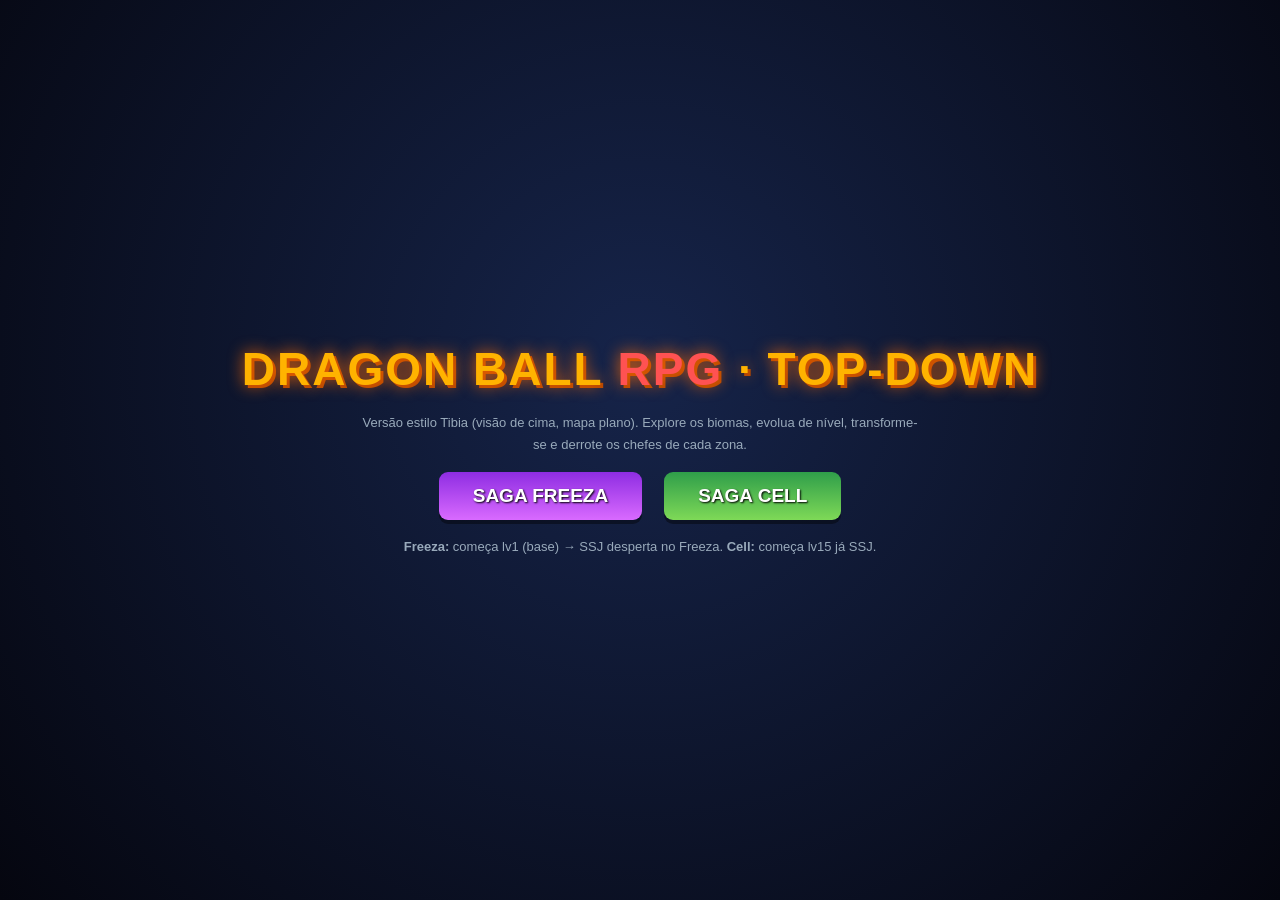
<file: dragonball-topdown/index.html>
<!DOCTYPE html>
<html lang="pt-BR">
<head>
<meta charset="UTF-8">
<meta name="viewport" content="width=device-width,initial-scale=1">
<title>Dragon Ball RPG — Top-Down (Tibia style)</title>
<style>
  *{margin:0;padding:0;box-sizing:border-box}
  html,body{height:100%;background:#05060f;overflow:hidden;font-family:'Segoe UI',sans-serif}
  #wrap{position:relative;width:100vw;height:100vh}
  #game{display:block;image-rendering:pixelated}
  #hud{position:absolute;top:10px;left:12px;z-index:10;color:#fff;font-size:13px;text-shadow:1px 1px 2px #000;line-height:1.4}
  .bar{width:230px;height:15px;background:rgba(0,0,0,.5);border:2px solid #000;border-radius:7px;overflow:hidden;margin:3px 0;position:relative}
  .fill{height:100%;transition:width .12s}
  .lbl{position:absolute;inset:0;font-size:10px;font-weight:bold;color:#fff;text-align:center;line-height:11px;text-shadow:1px 1px 1px #000}
  #hpf{background:linear-gradient(90deg,#ff3b3b,#ff8080)} #kif{background:linear-gradient(90deg,#1e90ff,#7ec0ff)}
  #xpf{background:linear-gradient(90deg,#2ecc71,#7cffb0)}
  #help{position:absolute;top:10px;right:12px;z-index:10;color:#fff;font-size:12px;text-align:right;background:rgba(0,0,0,.4);padding:8px 11px;border-radius:8px;line-height:1.7;text-shadow:1px 1px 2px #000}
  #boss{position:absolute;top:8px;left:50%;transform:translateX(-50%);z-index:11;width:58%;display:none}
  #bbar{width:100%;height:20px;background:rgba(0,0,0,.6);border:3px solid #6a0dad;border-radius:6px;overflow:hidden}
  #bfill{height:100%;background:linear-gradient(90deg,#8e2de2,#d96aff);transition:width .15s}
  #bname{color:#e0a0ff;font-weight:bold;text-align:center;text-shadow:2px 2px 3px #000;font-size:17px;letter-spacing:1px}
  #inv{position:absolute;bottom:12px;left:50%;transform:translateX(-50%);z-index:10;display:flex;gap:10px;background:rgba(0,0,0,.45);padding:7px 14px;border-radius:9px;border:2px solid #ffb300}
  .res{color:#fff;font-size:14px;font-weight:bold;text-shadow:1px 1px 2px #000}
  #toast{position:absolute;top:30%;left:50%;transform:translateX(-50%);z-index:30;color:#ffd54f;font-size:30px;font-weight:900;text-shadow:0 0 12px #ff6a00,3px 3px 0 #000;opacity:0;pointer-events:none;text-align:center;letter-spacing:1px}
  #title{position:absolute;inset:0;z-index:50;background:radial-gradient(circle at 50% 40%,#16244a,#05060f);display:flex;flex-direction:column;align-items:center;justify-content:center;color:#fff;text-align:center;gap:16px;padding:20px}
  #title h1{font-size:46px;letter-spacing:2px;color:#ffb300;text-shadow:0 0 16px #ff6a00,3px 3px 0 #b34700;font-weight:900}
  #title h1 span{color:#ff5252}
  #title .sub{font-size:13px;color:#9ab;max-width:560px;line-height:1.7}
  #title button{padding:13px 34px;font-size:19px;color:#fff;border:none;border-radius:9px;cursor:pointer;font-weight:bold;text-shadow:1px 1px 2px #000;box-shadow:0 4px 0 rgba(0,0,0,.4)}
  #title button:active{transform:translateY(3px);box-shadow:0 1px 0 rgba(0,0,0,.4)}
</style>
</head>
<body>
<div id="wrap">
  <canvas id="game"></canvas>
  <div id="hud">
    <div>⚡ <b>Goku</b> <span id="form"></span> <span id="lvl" style="color:#7cffb0"></span></div>
    <div class="bar"><div class="fill" id="hpf"></div><div class="lbl" id="hpl"></div></div>
    <div class="bar"><div class="fill" id="kif"></div><div class="lbl" id="kil"></div></div>
    <div class="bar" style="width:190px;height:10px"><div class="fill" id="xpf"></div><div class="lbl" id="xpl" style="line-height:7px;font-size:9px"></div></div>
    <div id="zone" style="font-size:12px"></div>
  </div>
  <div id="help">
    <b>Mover:</b> WASD/setas · <b>Mirar:</b> mouse<br>
    <b>Ki Blast:</b> clique · <b>Rajada:</b> segure B<br>
    <b>KAMEHAMEHA:</b> segure K e solte<br>
    <b>Genki Dama:</b> segure E · <b>Combo:</b> V<br>
    <b>Carregar Ki:</b> segure C · <b>SSJ:</b> F / R<br>
    <b>Semente:</b> H · <b>Pause:</b> Esc · 🎮 controle ok
  </div>
  <div id="boss"><div id="bname">BOSS</div><div id="bbar"><div id="bfill"></div></div></div>
  <div id="inv"></div>
  <div id="toast"></div>
  <div id="title">
    <h1>DRAGON BALL <span>RPG</span> · TOP-DOWN</h1>
    <p class="sub">Versão estilo Tibia (visão de cima, mapa plano). Explore os biomas, evolua de nível, transforme-se e derrote os chefes de cada zona.</p>
    <div style="display:flex;gap:22px;flex-wrap:wrap;justify-content:center">
      <button id="bF" style="background:linear-gradient(#8e2de2,#d96aff)">SAGA FREEZA</button>
      <button id="bC" style="background:linear-gradient(#2f9e4a,#7ed957)">SAGA CELL</button>
    </div>
    <p class="sub"><b>Freeza:</b> começa lv1 (base) → SSJ desperta no Freeza. <b>Cell:</b> começa lv15 já SSJ.</p>
  </div>
</div>
<script>
//==================================================================
// DRAGON BALL RPG — TOP-DOWN (Tibia style) — arquivo único
//==================================================================
const gcv=document.getElementById('game');
// camada de bloom (WebGL) por cima, somada via mix-blend screen
let gl=null,PFX=false; const bcv=document.createElement('canvas');
bcv.style.cssText='position:absolute;left:0;top:0;width:100%;height:100%;pointer-events:none;mix-blend-mode:screen';
try{gl=bcv.getContext('webgl',{alpha:false,antialias:false})||bcv.getContext('experimental-webgl',{alpha:false});}catch(e){}
if(gl){PFX=true;document.getElementById('wrap').appendChild(bcv);}
const cv=gcv, ctx=cv.getContext('2d');

const TILE=32;
let MW=240, MH=90;            // mapa em tiles
// tiles de chão
const F_GRASS=0,F_DIRT=1,F_ROCK=2,F_ROAD=3,F_SAND=4,F_WATER=5,F_ARENA=6;
// objetos (bloqueiam): 0 nada
const O_NONE=0,O_TREE=1,O_ROCKS=2,O_WALL=3,O_BUSH=4,O_CRYSTAL=5,O_PILLAR=6;
const SOLID_FLOOR={[F_WATER]:1};
const SOLID_OBJ={[O_TREE]:1,[O_ROCKS]:1,[O_WALL]:1,[O_CRYSTAL]:1,[O_PILLAR]:1};
const DESTRUCT={[O_TREE]:1,[O_ROCKS]:1,[O_BUSH]:1,[O_CRYSTAL]:1};

let floorM=[],objM=[];
let cam={x:0,y:0};
let keys={},mouse={x:0,y:0,wx:0,wy:0,down:false};
let player, enemies=[], blasts=[], beams=[], parts=[], floaters=[], allies=[], barriers=[];
let boss=null, bossIdx=-1, bossWait=0;
let frame=0, running=false, paused=false, shakeAmt=0, flash=0, flashCol='#fff';
let level=1, xp=0, xpNext=80, ssjUnlocked=false, senzu=3;
let kameCharge=0,kameCharging=false,kameCD=0;
let genkiCharge=0,genkiCharging=false,genkiCD=0;
let powerUp=false,powerLvl=0;
let saga='freeza', finaleT=0, finaleCell={x:0,y:0};
let vkeys={},padPrev=[],usingPad=false,padXhold=0,aim=0;
const KAME_CD=1200, GENKI_CD=3600;

function rnd(a,b){return a+Math.random()*(b-a)}
function clamp(v,a,b){return v<a?a:v>b?b:v}
function shade(hex,a){let c=hex.replace('#','');if(c.length===3)c=c.split('').map(x=>x+x).join('');
 let r=parseInt(c.substr(0,2),16),g=parseInt(c.substr(2,2),16),b=parseInt(c.substr(4,2),16);
 r=clamp(r+a,0,255);g=clamp(g+a,0,255);b=clamp(b+a,0,255);return`rgb(${r},${g},${b})`}
function down(k){if(player&&player.frozen>0)return false;return !!(keys[k]||vkeys[k])}

//=============== ESCALAS (iguais à versão lateral) ===============
const FORMS=[{n:'',mult:1,hp:100,ki:100,spd:2.6,aura:null,hair:'#16161c'},
 {n:'SSJ',mult:1.5,hp:150,ki:150,spd:3.1,aura:'#ffd54f',hair:'#ffe24a'}];
function lvlScale(){return 1+(level-1)*1.357}
function dm(){return FORMS[player.ssj].mult*(0.8+(level-1)*0.18)}
function enemyTier(){return Math.pow(1.5,section())}
function enemyDmgTier(){return Math.pow(1.3,section())}
function maxForm(){return ssjUnlocked?1:0}
function section(){return barriers.filter(b=>b.broken).length}

//=============== BIOMAS / ZONAS ===============
// zonas por X (tiles). Saga define os biomas
function biomeAt(tx){
 if(saga==='cell'){
  if(tx<70)return 'mountain'; if(tx<140)return 'city'; if(tx<195)return 'mountain'; return 'arena';
 }
 if(tx<70)return 'grass'; if(tx<140)return 'rock'; if(tx<195)return 'grass'; return 'arena';
}
function biomeFloor(bm){return bm==='city'?F_ROAD:bm==='arena'?F_ARENA:bm==='rock'||bm==='mountain'?F_ROCK:F_GRASS}

//=============== CAMPANHAS ===============
const CAMPAIGNS={
 freeza:[
  {type:'recoome',name:'RECOOME',  cat:'ginyu', hp:380, col:'#d9a07a', r:22, spd:1.0, atk:'spread', xp:240, req:3},
  {type:'burter', name:'BURTER',   cat:'ginyu', hp:360, col:'#3a6ad0', r:20, spd:2.2, atk:'rush',   xp:340, req:6},
  {type:'ginyu',  name:'CAPITÃO GINYU', cat:'ginyu', hp:560, col:'#6a3aa0', r:22, spd:1.4, atk:'beam', xp:520, req:9},
  {type:'freeza', name:'FREEZA', cat:'freeza', hp:900, col:'#b39ddb', r:24, spd:1.6, atk:'freeza', xp:0, req:12, final:true},
 ],
 cell:[
  {type:'a19', name:'ANDROIDE 19', cat:'android', hp:360, col:'#f1e7d6', skin:'#f1e7d6', hair:null,    r:18, spd:1.2, atk:'spread', xp:360, req:15},
  {type:'a16', name:'ANDROIDE 16', cat:'android', hp:600, col:'#2f8f4a', skin:'#e3bd92', hair:'#e0521f', r:24, spd:1.0, atk:'rocket', xp:480, req:16},
  {type:'a18', name:'ANDROIDE 18', cat:'android', hp:520, col:'#34527e', skin:'#f0c9a0', hair:'#f2d24a', r:18, spd:1.8, atk:'spread', xp:560, req:18},
  {type:'cell2',name:'CELL — 2ª FORMA', cat:'cell', hp:820, col:'#6fa048', r:24, spd:1.6, atk:'shock', xp:760, req:20, spots:true},
  {type:'cellp',name:'CELL PERFEITO', cat:'cell', hp:1100, col:'#8ec85a', r:24, spd:2.0, atk:'kamebeam', xp:0, req:22, perfect:true, final:true},
 ],
};
let campaign=CAMPAIGNS.freeza;

//=============== GERAÇÃO DO MAPA ===============
function genMap(){
 floorM=[];objM=[];
 for(let y=0;y<MH;y++){floorM[y]=[];objM[y]=[];
  for(let x=0;x<MW;x++){
   let bm=biomeAt(x), f=biomeFloor(bm), o=O_NONE;
   // bordas do mapa = parede/montanha
   if(y<2||y>MH-3) o=O_ROCKS;
   else {
    let n=Math.random();
    if(bm==='grass'){ if(n<0.04)o=O_TREE; else if(n<0.06)o=O_BUSH; else if(n<0.075)o=O_ROCKS; if(Math.random()<0.02)f=F_DIRT; }
    else if(bm==='rock'||bm==='mountain'){ if(n<0.10)o=O_ROCKS; else if(n<0.12)o=O_CRYSTAL; if(Math.random()<0.05)f=F_DIRT; }
    else if(bm==='city'){ f=(x+y)%6<1?F_DIRT:F_ROAD; if(n<0.05)o=O_WALL; }
    else if(bm==='arena'){ f=F_SAND; if(Math.abs(y-MH/2)>22)f=F_GRASS; }
   }
   floorM[y][x]=f;objM[y][x]=o;
  }
 }
 // alguns lagos de água em grass/rock
 for(let k=0;k<14;k++){let lx=10+(Math.random()*(MW-20)|0),ly=6+(Math.random()*(MH-14)|0);
  let bm=biomeAt(lx); if(bm==='city'||bm==='arena')continue;
  for(let dy=-2;dy<=2;dy++)for(let dx=-3;dx<=3;dx++){if(dx*dx+dy*dy<8){let X=lx+dx,Y=ly+dy;
   if(X>1&&X<MW-1&&Y>1&&Y<MH-2){floorM[Y][X]=F_WATER;objM[Y][X]=O_NONE;}}}}
 // arena: ringue de pilares
 let cx=210, cy=MH/2|0;
 for(let a=0;a<Math.PI*2;a+=0.5){let X=cx+Math.cos(a)*14|0,Y=cy+Math.sin(a)*9|0;if(objM[Y]&&objM[Y][X]!==undefined)objM[Y][X]=O_PILLAR;}
 // limpa spawn
 for(let dy=-3;dy<=3;dy++)for(let dx=-3;dx<=3;dx++){let X=8+dx,Y=(MH/2|0)+dy;if(objM[Y])objM[Y][X]=O_NONE,floorM[Y][X]=F_GRASS;}
}
function tileSolid(tx,ty){
 if(tx<0||tx>=MW||ty<0||ty>=MH)return true;
 return SOLID_FLOOR[floorM[ty][tx]]||SOLID_OBJ[objM[ty][tx]];
}
function circleHits(x,y,r){
 let t0x=(x-r)/TILE|0,t1x=(x+r)/TILE|0,t0y=(y-r)/TILE|0,t1y=(y+r)/TILE|0;
 for(let ty=t0y;ty<=t1y;ty++)for(let tx=t0x;tx<=t1x;tx++)if(tileSolid(tx,ty))return true;
 return false;
}

//=============== PLAYER ===============
function spawnPlayer(){
 player={x:8*TILE,y:(MH/2|0)*TILE,r:13,vx:0,vy:0,face:0,ssj:0,
  hp:100,maxhp:100,ki:0,maxki:100,invuln:0,anim:0,frozen:0,
  kiCD:0,waveCD:0,dfCD:0,combo:0,comboCD:0,comboTgt:null,dashing:0,dashA:0};
 applyForm(true);
}
function applyForm(fill){let f=FORMS[player.ssj],ratio=player.maxhp?player.hp/player.maxhp:1;
 player.maxhp=Math.round(f.hp*lvlScale());player.maxki=Math.round(f.ki*lvlScale());
 player.hp=fill?player.maxhp:Math.min(player.maxhp,Math.round(ratio*player.maxhp)+1);
 if(fill)player.ki=player.maxki;else player.ki=Math.min(player.ki,player.maxki);
 document.getElementById('form').textContent=player.ssj?'⚡'+f.n+'⚡':'';
}
function gainXP(n){xp+=n;while(xp>=xpNext){xp-=xpNext;levelUp();}}
function levelUp(){level++;xpNext=Math.round(xpNext*(saga==='cell'?1.22:1.32));applyForm(false);
 player.hp=player.maxhp;player.ki=player.maxki;burst(player.x,player.y,'#7cffb0',24);toast('NÍVEL '+level+'!');flash=0.3;flashCol='#7cffb0';}
function ascend(){let mf=maxForm();
 if(player.ssj>=mf){floatTxt(player.x,player.y-18,ssjUnlocked?'Forma máxima':'SSJ desperta vs Freeza','#ff8a65');return;}
 if(player.ki<player.maxki*0.5){floatTxt(player.x,player.y-18,'Ki baixo','#ff8a65');return;}
 player.ssj++;applyForm(true);toast(FORMS[player.ssj].n+'!!!');flash=0.4;flashCol=FORMS[player.ssj].aura;burst(player.x,player.y,FORMS[player.ssj].aura,50);shake(8);}
function descend(){if(player.ssj<=0)return;player.ssj--;applyForm(false);toast('▼ '+(FORMS[player.ssj].n||'NORMAL'));}
function useSenzu(){if(senzu<=0){floatTxt(player.x,player.y-18,'Sem sementes!','#ff8a65');return;}
 if(player.hp>=player.maxhp){floatTxt(player.x,player.y-18,'Vida cheia','#fff');return;}
 senzu--;player.hp=Math.min(player.maxhp,player.hp+player.maxhp*0.5);player.ki=Math.min(player.maxki,player.ki+player.maxki*0.3);
 toast('🫘 Semente! +50% vida');burst(player.x,player.y,'#7cff7c',22);}

//=============== EFEITOS ===============
function shake(a){if(a>shakeAmt)shakeAmt=a;}
function burst(x,y,c,n){for(let i=0;i<n;i++)parts.push({x,y,vx:rnd(-5,5),vy:rnd(-5,5),life:rnd(14,34),c:[c,'#fff','#ffeb3b'][i%3],sz:rnd(3,7),glow:true,fade:true});}
function floatTxt(x,y,t,c){floaters.push({x,y,t,c,life:45});}
function spark(x,y,c){for(let k=0;k<5;k++)parts.push({x,y,vx:rnd(-5,5),vy:rnd(-5,5),life:rnd(6,13),c:k?'#fff':c,sz:rnd(3,6),glow:true,fade:true});}
// explosão top-down: destrói objetos no raio, dano em área, partículas
function boom(x,y,radius,dmg,col){
 col=col||'#ff9800'; let rp=radius*TILE;
 shake(Math.min(20,radius*4)); if(radius>=2.5){flash=Math.min(.5,radius*.1);flashCol=col;}
 parts.push({x,y,vx:0,vy:0,life:13,c:'#fff',sz:rp*0.5,glow:true,fade:true});
 for(let i=0;i<Math.min(60,16+radius*10);i++){let a=rnd(0,7),sp=rnd(2,8)*(0.5+radius*0.2);
  parts.push({x,y,vx:Math.cos(a)*sp,vy:Math.sin(a)*sp,life:rnd(14,34),c:[col,'#ffeb3b','#ff5722','#fff'][i%4],sz:rnd(2,6),glow:i%4===3,fade:true});}
 // destrói objetos
 let tx=x/TILE|0,ty=y/TILE|0,R=Math.ceil(radius);
 for(let dy=-R;dy<=R;dy++)for(let dx=-R;dx<=R;dx++){if(dx*dx+dy*dy<=radius*radius){let X=tx+dx,Y=ty+dy;
  if(objM[Y]&&DESTRUCT[objM[Y][X]]){let o=objM[Y][X];objM[Y][X]=O_NONE;
   parts.push({x:X*TILE+16,y:Y*TILE+16,vx:rnd(-3,3),vy:rnd(-3,3),life:rnd(16,30),c:o===O_TREE?'#3a8a3a':'#8a7a6a',sz:rnd(4,8)});}}}
 // dano a inimigos
 for(let e of enemies){let d=Math.hypot(e.x-x,e.y-y);if(d<rp){let k=1-d/rp;e.hp-=dmg;e.hurt=8;e.kx+=(e.x-x)/d*8*k;e.ky+=(e.y-y)/d*8*k;}}
 if(boss&&boss.deathT<=0){let d=Math.hypot(boss.x-x,boss.y-y);if(d<rp+30)boss.hp-=dmg*0.6,boss.hurt=8;}
 let d=Math.hypot(player.x-x,player.y-y);if(d<rp*0.7&&player.invuln<=0){player.hp-=dmg*0.2;player.invuln=20;}
}

//=============== ATAQUES ===============
function aimAngle(){return usingPad?aim:Math.atan2(mouse.wy-player.y,mouse.wx-player.x);}
function fireKi(){if(player.combo>0||player.dashing>0)return;if(player.kiCD>0)return;if(player.ki<6){noki();return}
 player.ki-=6;player.kiCD=9;let a=aimAngle();player.face=a;let pw=player.ssj?9:7;
 blasts.push({x:player.x+Math.cos(a)*16,y:player.y+Math.sin(a)*16,vx:Math.cos(a)*pw,vy:Math.sin(a)*pw,r:player.ssj?8:6,dmg:12*dm(),col:player.ssj?'#ffd54f':'#4fc3f7',life:70});
 spark(player.x+Math.cos(a)*16,player.y+Math.sin(a)*16,'#fff');}
function barrage(){if(player.ki<3||frame%4!==0)return;player.ki-=3;let a=aimAngle()+rnd(-0.18,0.18);player.face=a;
 blasts.push({x:player.x+Math.cos(a)*14,y:player.y+Math.sin(a)*14,vx:Math.cos(a)*11,vy:Math.sin(a)*11,r:player.ssj?5:4,dmg:2*dm(),col:player.ssj?'#ffe082':'#7ec0ff',life:55,dmul:.34});}
let nokiT=0;function noki(){if(nokiT<=0){floatTxt(player.x,player.y-18,'Sem Ki!','#ff5252');nokiT=20}}
function releaseGenki(){if(!genkiCharging)return;genkiCharging=false;let pow=Math.min(1,genkiCharge/120);
 if(genkiCharge<14){genkiCharge=0;return}if(player.ki<10){noki();genkiCharge=0;return}
 player.ki-=Math.min(player.ki,20+40*pow);genkiCD=GENKI_CD;let a=aimAngle();
 let boomR=4+Math.floor(level/3)+Math.round(pow*3), dano=60*dm()*(0.7+pow*0.6);
 blasts.push({x:player.x+Math.cos(a)*20,y:player.y+Math.sin(a)*20,vx:Math.cos(a)*5,vy:Math.sin(a)*5,r:14+pow*16,dmg:dano,boomR,seek:true,col:'#cdf3ff',life:130,big:true});
 shake(8);flash=.3;flashCol='#cdf3ff';toast('GENKI DAMA!!!');genkiCharge=0;}
function releaseKame(){if(!kameCharging)return;kameCharging=false;let pow=Math.min(1,kameCharge/100);
 if(kameCharge<14){kameCharge=0;return}if(player.ki<12){noki();kameCharge=0;return}
 let kiCost=Math.min(player.ki,20+60*pow);player.ki-=kiCost;kameCD=KAME_CD;let a=aimAngle();player.face=a;
 let dmgv=80*dm()*(0.6+pow), len=(10+pow*8)*TILE, wdt=(16+pow*30)*(player.ssj?1.4:1);
 beams.push({x:player.x,y:player.y,a,life:34+pow*16,width:wdt,dmg:dmgv,reach:len,col:player.ssj?'#ffe082':'#80d8ff',t:0,pow});
 shake(12+pow*10);flash=.4;flashCol='#80d8ff';toast(pow>.85?'KA·ME·HA·ME·HAAA!!!':'KAMEHAMEHA!');kameCharge=0;}
// combo melee
function meleeTarget(){let best=null,bd=TILE*9;for(let e of enemies){let d=Math.hypot(e.x-player.x,e.y-player.y);if(d<bd){bd=d;best=e;}}
 if(boss&&boss.deathT<=0){let d=Math.hypot(boss.x-player.x,boss.y-player.y);if(d<bd){bd=d;best=boss;}}return best;}
function meleeCombo(){if(player.combo>0||player.comboCD>0||player.dashing>0)return;let t=meleeTarget();
 if(!t){floatTxt(player.x,player.y-18,'Sem alvo perto','#ff8a65');return;}player.comboTgt=t;player.combo=72;toast('COMBO!!!');}
function updateCombo(){player.combo--;let t=player.comboTgt;
 let valid=t&&((t===boss&&boss&&boss.deathT<=0)||enemies.indexOf(t)>=0);
 if(valid){let d=Math.hypot(t.x-player.x,t.y-player.y);
  if(d>TILE*12)player.combo=Math.min(player.combo,4);
  else{let side=(Math.floor(player.combo/8)%2)?1:-1,ang=Math.atan2(player.y-t.y,player.x-t.x)+side*0.9;
   let gx=t.x+Math.cos(ang)*(t.r+player.r+4),gy=t.y+Math.sin(ang)*(t.r+player.r+4);
   player.x+=(gx-player.x)*0.55;player.y+=(gy-player.y)*0.55;player.face=Math.atan2(t.y-player.y,t.x-player.x);
   if(player.combo%5===0){t.hp-=4.5*dm();t.hurt=4;spark(t.x+rnd(-10,10),t.y+rnd(-10,10),player.ssj?'#ffe082':'#dff');shake(2);}
   if(player.combo%2===0)parts.push({x:player.x,y:player.y,vx:0,vy:0,life:9,c:player.ssj?'#ffe082':'#bfe3ff',sz:13,glow:true,fade:true});}
 }else player.combo=Math.min(player.combo,4);
 if(player.combo<=0)player.comboCD=50;}

//=============== INIMIGOS ===============
function spawnEnemy(kind,x,y){let s=enemyTier(),sd=enemyDmgTier();
 let e={x,y,kind,vx:0,vy:0,kx:0,ky:0,hurt:0,fireT:rnd(40,120),anim:0,face:0,wander:rnd(0,7)};
 if(kind==='saibai')Object.assign(e,{r:11,hp:Math.round(14*s),maxhp:Math.round(14*s),spd:1.5,dmg:Math.round(5*sd),col:'#4caf50'});
 else Object.assign(e,{r:12,hp:Math.round(24*s),maxhp:Math.round(24*s),spd:1.2,dmg:Math.round(8*sd),col:'#9c27b0',ranged:true});
 enemies.push(e);
}
function spawnWave(){if(enemies.length>=14||boss)return;
 let a=rnd(0,7),dist=rnd(9,14)*TILE,x=player.x+Math.cos(a)*dist,y=player.y+Math.sin(a)*dist;
 if(circleHits(x,y,12))return;
 // não passa da barreira ativa
 let b=barriers.find(B=>!B.broken); if(b&&x>b.x*TILE)return;
 spawnEnemy(Math.random()<0.6?'saibai':'soldier',x,y);
}
function moveEnt(e,vx,vy){let nx=e.x+vx;if(!circleHits(nx,e.y,e.r))e.x=nx;let ny=e.y+vy;if(!circleHits(e.x,ny,e.r))e.y=ny;}
function updateEnemies(){
 for(let i=enemies.length-1;i>=0;i--){let e=enemies[i];
  let dx=player.x-e.x,dy=player.y-e.y,d=Math.hypot(dx,dy);
  if(d>52*TILE){enemies.splice(i,1);continue;}
  // água = some
  let tx=e.x/TILE|0,ty=e.y/TILE|0; if(floorM[ty]&&floorM[ty][tx]===F_WATER){boom(e.x,e.y,1,0,'#4aa0ff');enemies.splice(i,1);continue;}
  e.face=Math.atan2(dy,dx); e.anim+=0.1;
  // ranged atira
  if(e.ranged&&d<TILE*8){e.fireT--;if(e.fireT<=0){e.fireT=rnd(70,140);let a=Math.atan2(dy,dx);
   blasts.push({x:e.x,y:e.y,vx:Math.cos(a)*7,vy:Math.sin(a)*7,r:6,dmg:e.dmg,enemy:true,col:'#cf6bff',life:90});}}
  // movimento: persegue se perto, senão vagueia
  let vx=0,vy=0;
  if(d<TILE*12){let want = e.ranged? (d<TILE*4?-1:d>TILE*6?1:0):1;
   if(want){let a=Math.atan2(dy,dx)*1; vx=Math.cos(a)*e.spd*want; vy=Math.sin(a)*e.spd*want;}}
  else { if(frame%40===0)e.wander=rnd(0,7); vx=Math.cos(e.wander)*e.spd*0.4; vy=Math.sin(e.wander)*e.spd*0.4; }
  e.x+=e.kx;e.y+=e.ky;e.kx*=0.8;e.ky*=0.8;
  moveEnt(e,vx,vy);
  if(e.hurt>0)e.hurt--;
  // contato
  if(d<e.r+player.r+2&&player.invuln<=0){player.hp-=e.dmg;player.invuln=35;let a=Math.atan2(player.y-e.y,player.x-e.x);player.vx+=Math.cos(a)*5;player.vy+=Math.sin(a)*5;}
  if(e.hp<=0){boom(e.x,e.y,1.4,0,e.col);let g=Math.round((e.kind==='soldier'?16:10)*enemyTier());floatTxt(e.x,e.y-8,'+'+g+' XP','#9cf');gainXP(g);
   if(Math.random()<0.16)dropHeal(e.x,e.y);enemies.splice(i,1);}
 }
}
let heals=[];
function dropHeal(x,y){heals.push({x,y,life:600});}
function updateHeals(){for(let i=heals.length-1;i>=0;i--){let h=heals[i];h.life--;
 if(Math.hypot(player.x-h.x,player.y-h.y)<player.r+10){player.hp=Math.min(player.maxhp,player.hp+player.maxhp*0.12);floatTxt(h.x,h.y,'+vida','#5f5');heals.splice(i,1);continue;}
 if(h.life<=0)heals.splice(i,1);}}

//=============== CHEFES ===============
function initBarriers(){let xs,req;
 if(saga==='cell'){xs=[60,110,150,185,215];}else{xs=[60,120,175,215];}
 barriers=xs.map((x,i)=>({x,idx:i,broken:false,reqLvl:campaign[i].req}));
}
function updateBarriers(){let b=barriers.find(B=>!B.broken);if(!b)return;
 if(player.x+player.r>b.x*TILE){player.x=b.x*TILE-player.r;}
 if(!boss&&bossWait<=0&&player.x+player.r>(b.x-3)*TILE){
  if(level>=b.reqLvl)spawnBoss(b.idx);
  else if(frame%80===0)floatTxt(player.x,player.y-20,'Nível '+b.reqLvl+' p/ '+campaign[b.idx].name,'#ff8a65');
 }
 if(bossWait>0)bossWait--;
}
function spawnBoss(idx){bossIdx=idx;let d=campaign[idx];let hp=Math.round(d.hp*2.6*(1+level*0.10));
 let bx=Math.max(4,barriers[idx].x-4);
 boss={x:bx*TILE,y:player.y,r:d.r,vx:0,vy:0,type:d.type,name:d.name,cat:d.cat,col:d.col,skin:d.skin,hair:d.hair,spots:d.spots,perfect:d.perfect,final:d.final,
  spd:d.spd,atk:d.atk,xp:d.xp,form:0,diff:1+idx*0.16,hp,maxhp:hp,hurt:0,atkT:80,phaseT:0,deathT:0,charge:0,charging:null,face:0,intro:50};
 document.getElementById('boss').style.display='block';document.getElementById('bname').textContent=boss.name;
 if(boss.type==='freeza'){ssjUnlocked=true;cutscene('FREEZA','pressione F para SUPER SAIYAJIN!');}
 else{cutscene('OS GUERREIROS Z!',boss.name+' apareceu!');spawnAllies();}
 shake(10);flash=.4;flashCol=boss.col;
}
function bShoot(a,sp,r,dmg,col,opt){blasts.push(Object.assign({x:boss.x+Math.cos(a)*boss.r,y:boss.y+Math.sin(a)*boss.r,vx:Math.cos(a)*sp,vy:Math.sin(a)*sp,r,dmg:dmg*(boss.diff||1),enemy:true,col,life:120},opt||{}));}
function updateBoss(){if(!boss)return;
 if(boss.deathT>0){boss.deathT--;if(boss.deathT%3===0)boom(boss.x+rnd(-30,30),boss.y+rnd(-30,30),2,0,boss.cat==='freeza'?'#fff':boss.col);
  if(boss.deathT<=0){if(boss.final){if(saga==='cell'){startGohanFinale(boss.x,boss.y);boss=null;document.getElementById('boss').style.display='none';return;}winGame();return;}
   gainXP(boss.xp);senzu++;let bar=barriers.find(B=>B.idx===bossIdx);if(bar)bar.broken=true;boss=null;document.getElementById('boss').style.display='none';bossWait=90;allies=[];toast('SEÇÃO LIBERADA! +1 🫘');}return;}
 boss.phaseT++;if(boss.intro>0)boss.intro--;if(boss.hurt>0)boss.hurt--;
 let dx=player.x-boss.x,dy=player.y-boss.y,dist=Math.hypot(dx,dy);boss.face=Math.atan2(dy,dx);
 // movimento: mantém distância média / investe
 let td=170,a=Math.atan2(dy,dx),mv=0;
 if(boss.atk==='rush'&&boss.charge>0){boss.charge--;mv=2.4;}
 else if(dist>td+30)mv=boss.spd; else if(dist<td-30)mv=-boss.spd*0.6;
 moveEnt(boss,Math.cos(a)*mv,Math.sin(a)*mv);
 // contido na seção
 let ab=barriers[bossIdx];if(ab&&!ab.broken)boss.x=Math.min(boss.x,(ab.x)*TILE-boss.r-4);
 // ataques
 if(boss.intro<=0){boss.atkT--;
  if(boss.atkT<=0){switch(boss.atk){
   case 'spread':boss.atkT=85;for(let k=-2;k<=2;k++)bShoot(a+k*0.18,8,7,12,'#ff7ad0',{life:90});break;
   case 'rush':boss.atkT=100;boss.charge=26;break;
   case 'rocket':boss.atkT=120;bShoot(a,5,13,28,'#ff5a2a',{big:true,life:160,rocket:true});break;
   case 'beam':boss.atkT=95;bShoot(a,15,6,18,'#c060ff',{life:80});break;
   case 'shock':boss.atkT=95;for(let k=-1;k<=1;k++)bShoot(a+k*0.2,9,9,16,'#9be84a',{big:true});break;
   case 'kamebeam':boss.atkT=160;boss.charge=50;boss.chargeA=a;boss.charging='kame';break;
   case 'freeza':boss.atkT=70;if(Math.random()<0.5){for(let k=-1;k<=1;k++)bShoot(a+k*0.22,9,9,16,'#c060ff',{big:true});}else bShoot(a,15,6,22,'#ff4fd8',{life:80});break;
  }}
  if(boss.charging==='kame'&&boss.charge>0){boss.charge--;if(boss.charge===1){boss.charging=null;
   beams.push({x:boss.x,y:boss.y,a:boss.chargeA,life:30,width:40,dmg:50*(boss.diff||1),reach:18*TILE,col:'#aef07a',t:0,enemy:true});shake(10);}}
 }
 if(dist<boss.r+player.r+2&&player.invuln<=0){player.hp-=(14)*(boss.diff||1);player.invuln=40;let aa=Math.atan2(player.y-boss.y,player.x-boss.x);player.vx+=Math.cos(aa)*8;player.vy+=Math.sin(aa)*8;}
 if(boss.hp<=0){boss.deathT=boss.final?80:50;document.getElementById('bname').textContent=boss.name+' — DERROTADO!';}
}

//=============== ALIADOS / CUTSCENE / FINAL ===============
const ALLY_LINES={Vegeta:['Patético!','Saiba seu lugar!','É só isso?'],Kuririn:['Toma essa!','Aguenta, Goku!','Cuidado!'],Gohan:['Não vou perder!','Pelo meu pai!','Toma!']};
function spawnAllies(){if(allies.length)return;
 let defs=[{name:'Vegeta',col:'#2c5fb0',hair:'#16161c',ang:-1},{name:'Kuririn',col:'#e8731a',hair:null,ang:0},{name:'Gohan',col:'#6a3aa0',hair:'#16161c',ang:1}];
 defs.forEach((d,i)=>allies.push({...d,slot:i,x:player.x-(i+1)*40,y:player.y-30,fireT:rnd(15,45),anim:0,balloon:'',balloonT:0,sayT:rnd(40,160)+i*40}));}
function updateAllies(){let tgt=boss&&boss.deathT<=0?boss:(enemies.length?enemies.reduce((p,c)=>Math.hypot(c.x-player.x,c.y-player.y)<Math.hypot(p.x-player.x,p.y-player.y)?c:p):null);
 for(let al of allies){if(al.balloonT>0)al.balloonT--;if(tgt&&boss){al.sayT--;if(al.sayT<=0){al.sayT=rnd(150,320);let a=ALLY_LINES[al.name];al.balloon=a[Math.random()*a.length|0];al.balloonT=110;}}
  let gx,gy;if(tgt){gx=tgt.x+Math.cos(Math.PI+al.ang)*150;gy=tgt.y+Math.sin(al.ang)*120;}else{gx=player.x+(al.slot-1)*70;gy=player.y-70;}
  al.x+=(gx-al.x)*0.06;al.y+=(gy-al.y)*0.06;al.anim+=0.1;
  if(tgt){al.fireT--;if(al.fireT<=0){al.fireT=rnd(32,55);let a=Math.atan2(tgt.y-al.y,tgt.x-al.x);
   blasts.push({x:al.x,y:al.y,vx:Math.cos(a)*11,vy:Math.sin(a)*11,r:6,dmg:0.4,col:al.col,life:80,dmul:.3});spark(al.x,al.y,'#fff');}}}}
let cutT=0,cutTitle='',cutSub='';
function cutscene(t,s){cutT=150;cutTitle=t;cutSub=s||'';shake(6);}
function startGohanFinale(cx,cy){finaleCell={x:cx,y:cy};finaleT=300;enemies=[];blasts=[];beams=[];allies=[];cutscene('PAI & FILHO','Gohan reúne todo o poder!');}
function updateFinale(){finaleT--;let t=300-finaleT;
 cam.x+=(((player.x+finaleCell.x)/2-cv.width/2)-cam.x)*0.1;cam.y+=(((player.y+finaleCell.y)/2-cv.height/2)-cam.y)*0.1;
 if(t===62)toast('KA·ME·HA·ME·HAAA!!!');
 if(t>62&&t<258){shake(8);if(t%3===0)boom(finaleCell.x+rnd(-38,38),finaleCell.y+rnd(-38,38),2.6,0,t>170?'#fff':'#ffe082');}
 if(t>=256&&t<=262){flash=.95;flashCol='#fff';}
 updateParts();if(finaleT<=0)winGame();}

//=============== INPUT ===============
function pollPad(){let gps=navigator.getGamepads?navigator.getGamepads():[];let gp=null;for(let g of gps)if(g&&g.connected){gp=g;break;}
 vkeys={};if(!gp){padPrev=[];return;}let A=gp.buttons.map(b=>b.pressed||b.value>0.5),ax=gp.axes,DZ=.3;
 let lx=ax[0]||0,ly=ax[1]||0,rx=ax[2]||0,ry=ax[3]||0;
 if(A.some(b=>b)||Math.hypot(lx,ly)>DZ||Math.hypot(rx,ry)>DZ)usingPad=true;
 if(Math.hypot(rx,ry)>DZ)aim=Math.atan2(ry,rx);
 if(lx<-DZ)vkeys['a']=1;if(lx>DZ)vkeys['d']=1;if(ly<-DZ)vkeys['w']=1;if(ly>DZ)vkeys['s']=1;
 if(A[2])padXhold++;else padXhold=0;if(padXhold>10)vkeys['b']=1;
 if(A[3])vkeys['e']=1;if(A[6])vkeys['c']=1;if(A[7])vkeys['k']=1;
 if(!running&&((A[9]&&!padPrev[9])||(A[0]&&!padPrev[0])))start('freeza');
 if(running&&player){
  if(A[2]&&!padPrev[2])fireKi();if(A[1]&&!padPrev[1])meleeCombo();if(A[5]&&!padPrev[5])meleeCombo();
  if(A[12]&&!padPrev[12])ascend();if(A[13]&&!padPrev[13])descend();
  if(A[10]&&!padPrev[10])useSenzu();if(A[9]&&!padPrev[9])paused=!paused;
 }padPrev=A;}
addEventListener('keydown',e=>{let k=e.key.toLowerCase();let edge=!keys[k];keys[k]=1;
 if(['arrowup','arrowdown','arrowleft','arrowright',' '].includes(k))e.preventDefault();
 if(k==='escape'&&edge&&running){paused=!paused;return;}
 if(!running||!edge||paused)return;
 if(k==='f')ascend();if(k==='r')descend();if(k==='v')meleeCombo();if(k==='h')useSenzu();
 if(k==='k'&&kameCD<=0)kameCharging=true;if(k==='e'&&genkiCD<=0)genkiCharging=true;});
addEventListener('keyup',e=>{let k=e.key.toLowerCase();keys[k]=0;if(k==='k')releaseKame();if(k==='e')releaseGenki();});
cv.addEventListener('mousemove',e=>{let r=cv.getBoundingClientRect();mouse.x=e.clientX-r.left;mouse.y=e.clientY-r.top;usingPad=false;});
cv.addEventListener('mousedown',e=>{if(e.button===0){mouse.down=1;fireKi();}});
addEventListener('mouseup',e=>{mouse.down=0;});
cv.addEventListener('contextmenu',e=>e.preventDefault());
function resize(){cv.width=innerWidth;cv.height=innerHeight;if(PFX){bcv.width=innerWidth;bcv.height=innerHeight;resizePFX(innerWidth,innerHeight);}}
addEventListener('resize',resize);

//=============== UPDATE ===============
function update(){if(!running||paused)return;frame++;
 if(finaleT>0){updateFinale();shakeAmt*=0.85;flash*=0.9;if(cutT>0)cutT--;return;}
 if(player.frozen>0)player.frozen--;
 mouse.wx=mouse.x+cam.x;mouse.wy=mouse.y+cam.y;
 // power up
 powerUp=down('c')&&!kameCharging&&!genkiCharging;
 if(powerUp){powerLvl=Math.min(1,powerLvl+0.02);player.ki=Math.min(player.maxki,player.ki+1.4+player.ssj*0.6);
  for(let i=0;i<2;i++)parts.push({x:player.x+rnd(-12,12),y:player.y+rnd(-12,12),vx:rnd(-1,1),vy:rnd(-4,-1.5),life:rnd(14,26),c:player.ssj?'#ffe082':'#7ec0ff',sz:rnd(3,7),glow:true,fade:true});
  shake(1.5+powerLvl*2);}else powerLvl=Math.max(0,powerLvl-0.05);
 // movimento
 if(player.combo>0)updateCombo();
 else{let spd=FORMS[player.ssj].spd*(0.7+(level)*0.0); spd=FORMS[player.ssj].spd; let mx=0,my=0;
  if(!powerUp&&!kameCharging&&!genkiCharging){
   if(down('a')||down('arrowleft'))mx--;if(down('d')||down('arrowright'))mx++;
   if(down('w')||down('arrowup'))my--;if(down('s')||down('arrowdown'))my++;}
  if(mx||my){let l=Math.hypot(mx,my);mx/=l;my/=l;player.face=Math.atan2(my,mx);player.anim+=0.25;}
  player.vx=(player.vx+mx*spd)*0.6;player.vy=(player.vy+my*spd)*0.6;
  moveEnt(player,player.vx,player.vy);}
 // água machuca o player? não — só bloqueia. (circleHits trata água como sólida)
 if(player.invuln>0)player.invuln--;if(player.kiCD>0)player.kiCD--;if(nokiT>0)nokiT--;
 if(kameCD>0)kameCD--;if(genkiCD>0)genkiCD--;if(player.comboCD>0)player.comboCD--;
 if(down('b')&&!powerUp&&!kameCharging&&!genkiCharging&&player.combo<=0)barrage();
 if(!kameCharging&&!genkiCharging&&!powerUp&&player.ki<player.maxki)player.ki+=0.12;
 // kamehameha charge
 if(down('k')&&kameCD<=0&&player.combo<=0){kameCharging=true;kameCharge++;player.ki=Math.max(0,player.ki-0.05);
  let a=aimAngle();for(let i=0;i<2;i++){let r=14+rnd(0,16);parts.push({x:player.x+Math.cos(a)*16+rnd(-8,8),y:player.y+Math.sin(a)*16+rnd(-8,8),vx:0,vy:0,life:9,c:player.ssj?'#ffe082':'#80d8ff',sz:rnd(2,6),glow:true,fade:true});}}
 else if(!down('k')&&kameCharging)releaseKame();
 // genki charge
 if(down('e')&&genkiCD<=0&&player.combo<=0&&!kameCharging){genkiCharging=true;genkiCharge++;player.ki=Math.max(0,player.ki-0.04);
  let pw=Math.min(1,genkiCharge/120),gx=player.x,gy=player.y-26-pw*16;
  for(let i=0;i<4;i++){let a=rnd(0,7),R=70+rnd(0,80),sp=4+rnd(0,3);parts.push({x:gx+Math.cos(a)*R,y:gy+Math.sin(a)*R,vx:-Math.cos(a)*sp,vy:-Math.sin(a)*sp,life:R/sp,c:i%2?'#dffaff':'#7fe0ff',sz:rnd(2,5),glow:true,fade:true});}}
 else if(!down('e')&&genkiCharging)releaseGenki();

 updateEnemies();updateBlasts();updateBeams();updateBoss();updateAllies();updateHeals();updateParts();updateFloaters();
 shakeAmt*=0.85;if(shakeAmt<0.3)shakeAmt=0;flash*=0.88;if(flash<0.01)flash=0;if(cutT>0)cutT--;
 updateBarriers();
 if(!boss&&frame%45===0)spawnWave();
 if(player.hp<=0)respawn();
 cam.x+=((player.x-cv.width/2)-cam.x)*0.12;cam.y+=((player.y-cv.height/2)-cam.y)*0.12;
 cam.x=clamp(cam.x,0,MW*TILE-cv.width);cam.y=clamp(cam.y,0,MH*TILE-cv.height);
 updateHUD();
}
function respawn(){boom(player.x,player.y,2,0,'#ff5252');
 if(boss){boss=null;document.getElementById('boss').style.display='none';bossWait=120;}allies=[];player.combo=0;
 let broken=barriers.filter(b=>b.broken);let rx=broken.length?Math.max(...broken.map(b=>b.x))+3:8;
 player.x=rx*TILE;player.y=(MH/2|0)*TILE;player.vx=0;player.vy=0;player.frozen=0;player.hp=player.maxhp;player.ki=player.maxki;player.invuln=140;
 toast(broken.length?'Você caiu! Volta ao checkpoint':'Você caiu! Recomeça');}
function updateBlasts(){for(let i=blasts.length-1;i>=0;i--){let b=blasts[i];
  if(b.seek||b.rocket){let tx,ty,has=false;if(b.rocket){tx=player.x;ty=player.y;has=1;}
   else{let bd=TILE*16;for(let e of enemies){let d=Math.hypot(e.x-b.x,e.y-b.y);if(d<bd){bd=d;tx=e.x;ty=e.y;has=1;}}if(boss&&boss.deathT<=0){let d=Math.hypot(boss.x-b.x,boss.y-b.y);if(d<bd){bd=d;tx=boss.x;ty=boss.y;has=1;}}}
   if(has){let want=Math.atan2(ty-b.y,tx-b.x),cur=Math.atan2(b.vy,b.vx),diff=want-cur;while(diff>Math.PI)diff-=6.283;while(diff<-Math.PI)diff+=6.283;
    let tn=clamp(diff,-0.05,0.05),sp=Math.hypot(b.vx,b.vy),na=cur+tn;b.vx=Math.cos(na)*sp;b.vy=Math.sin(na)*sp;}}
  b.x+=b.vx;b.y+=b.vy;b.life--;
  parts.push({x:b.x,y:b.y,vx:0,vy:0,life:7,c:b.col,sz:b.r*0.6,glow:true,fade:true});
  let big=b.big;
  if(tileSolid(b.x/TILE|0,b.y/TILE|0)){detonate(b);blasts.splice(i,1);continue;}
  if(b.enemy){if(Math.hypot(player.x-b.x,player.y-b.y)<player.r+b.r+(big?8:0)&&player.invuln<=0){player.hp-=b.dmg;player.invuln=30;detonate(b);blasts.splice(i,1);continue;}}
  else{let he=enemies.find(e=>Math.hypot(e.x-b.x,e.y-b.y)<e.r+b.r+(big?8:0));let hb=boss&&boss.deathT<=0&&Math.hypot(boss.x-b.x,boss.y-b.y)<boss.r+b.r+(big?10:0);
   if(big){if(he||hb){detonate(b);blasts.splice(i,1);continue;}}
   else{if(he){he.hp-=b.dmg;he.hurt=8;spark(b.x,b.y,b.col);blasts.splice(i,1);continue;}if(hb){boss.hp-=b.dmg;boss.hurt=6;spark(b.x,b.y,b.col);blasts.splice(i,1);continue;}}}
  if(b.life<=0)blasts.splice(i,1);}}
function detonate(b){let r=b.boomR?b.boomR:(b.big?3:1.5)*(b.dmul||1);boom(b.x,b.y,r,b.big?b.dmg*0.85:0,b.col);}
function updateBeams(){for(let i=beams.length-1;i>=0;i--){let bm=beams[i];bm.t++;bm.life--;
  if(bm.enemy){if(boss){bm.x=boss.x;bm.y=boss.y;}}else{bm.x=player.x;bm.y=player.y;}
  let steps=bm.reach/14|0,hitBoss=false,hs=[];
  for(let s=1;s<=steps;s++){let px=bm.x+Math.cos(bm.a)*s*14,py=bm.y+Math.sin(bm.a)*s*14;
   if(tileSolid(px/TILE|0,py/TILE|0)){if(bm.t%3===0)boom(px,py,1.6,0,bm.col); if(bm.enemy){bm.reach=s*14;break;} continue;}
   if(bm.enemy){if(bm.t%2===0&&player.invuln<=0&&Math.hypot(player.x-px,player.y-py)<bm.width){player.hp-=bm.dmg*0.2;player.invuln=12;}continue;}
   if(bm.t%2===0){for(let e of enemies)if(hs.indexOf(e)<0&&Math.hypot(e.x-px,e.y-py)<bm.width){e.hp-=bm.dmg*0.2;e.hurt=6;hs.push(e);}
    if(!hitBoss&&boss&&boss.deathT<=0&&Math.hypot(boss.x-px,boss.y-py)<bm.width+20){boss.hp-=bm.dmg*0.05;boss.hurt=6;hitBoss=1;}}}
  if(bm.t%3===0&&!bm.enemy){let tx=bm.x+Math.cos(bm.a)*bm.reach,ty=bm.y+Math.sin(bm.a)*bm.reach;boom(tx,ty,2+(bm.pow||0)*3,0,bm.col);}
  if(bm.life<=0)beams.splice(i,1);}}
function updateParts(){for(let i=parts.length-1;i>=0;i--){let p=parts[i];p.x+=p.vx;p.y+=p.vy;if(!p.glow)p.vy+=0.05;p.life--;if(p.life<=0)parts.splice(i,1);}}
function updateFloaters(){for(let i=floaters.length-1;i>=0;i--){let f=floaters[i];f.y-=0.6;f.life--;if(f.life<=0)floaters.splice(i,1);}}

//=============== DRAW ===============
const FLOOR_COL={[F_GRASS]:'#5fa83c',[F_DIRT]:'#8a5a2b',[F_ROCK]:'#7d7468',[F_ROAD]:'#6a6a72',[F_SAND]:'#d9c48a',[F_WATER]:'#2f6fc8',[F_ARENA]:'#caa15a'};
function draw(){let sx=shakeAmt?rnd(-shakeAmt,shakeAmt):0,sy=shakeAmt?rnd(-shakeAmt,shakeAmt):0;
 ctx.save();ctx.translate(sx,sy);
 let x0=cam.x/TILE|0,x1=(cam.x+cv.width)/TILE+1|0,y0=cam.y/TILE|0,y1=(cam.y+cv.height)/TILE+1|0;
 // chão
 for(let ty=Math.max(0,y0);ty<Math.min(MH,y1);ty++)for(let tx=Math.max(0,x0);tx<Math.min(MW,x1);tx++){
  let f=floorM[ty][tx];ctx.fillStyle=FLOOR_COL[f];ctx.fillRect(tx*TILE-cam.x,ty*TILE-cam.y,TILE,TILE);
  // textura sutil
  if((tx+ty)%2){ctx.fillStyle='rgba(0,0,0,.05)';ctx.fillRect(tx*TILE-cam.x,ty*TILE-cam.y,TILE,TILE);}
  if(f===F_WATER&&(tx+ty+ (frame/20|0))%4===0){ctx.fillStyle='rgba(255,255,255,.15)';ctx.fillRect(tx*TILE-cam.x+6,ty*TILE-cam.y+8,8,3);}
 }
 // objetos
 for(let ty=Math.max(0,y0);ty<Math.min(MH,y1);ty++)for(let tx=Math.max(0,x0);tx<Math.min(MW,x1);tx++){
  let o=objM[ty][tx];if(!o)continue;let px=tx*TILE-cam.x,py=ty*TILE-cam.y;drawObj(o,px,py);
 }
 // barreira ativa
 let bb=barriers.find(B=>!B.broken);
 if(bb){let bx=bb.x*TILE-cam.x;if(bx>-20&&bx<cv.width+20){ctx.globalCompositeOperation='lighter';
  for(let yy=-(frame*2%20);yy<cv.height;yy+=20){ctx.globalAlpha=.2+.14*Math.sin(frame*0.1+yy*0.05);ctx.fillStyle='#5ad6ff';ctx.fillRect(bx-7,yy,14,16);}
  ctx.globalAlpha=.5;ctx.fillStyle='#cffaff';ctx.fillRect(bx-1,0,2,cv.height);ctx.globalCompositeOperation='source-over';ctx.globalAlpha=1;
  ctx.fillStyle='#aef';ctx.font='bold 12px Segoe UI';ctx.textAlign='center';ctx.fillText('⛔ Derrote '+campaign[bb.idx].name,bx,40);ctx.textAlign='left';}}
 // heals
 for(let h of heals){ctx.fillStyle='#5fdd5f';ctx.beginPath();ctx.arc(h.x-cam.x,h.y-cam.y,7,0,7);ctx.fill();ctx.fillStyle='#fff';ctx.fillRect(h.x-cam.x-1,h.y-cam.y-3,2,6);ctx.fillRect(h.x-cam.x-3,h.y-cam.y-1,6,2);}
 // inimigos
 for(let e of enemies)drawEnemy(e);
 for(let al of allies)drawAlly(al);
 if(boss)drawBoss();
 drawPlayer();
 // blasts
 for(let b of blasts)drawBlast(b);
 for(let bm of beams)drawBeam(bm);
 if(kameCharging&&kameCharge>5)drawKameBall();
 if(genkiCharging&&genkiCharge>3)drawGenkiBall();
 // partículas
 for(let p of parts){if(p.glow)continue;ctx.globalAlpha=Math.min(1,p.life/15);ctx.fillStyle=p.c;ctx.fillRect(p.x-cam.x-p.sz/2,p.y-cam.y-p.sz/2,p.sz,p.sz);}ctx.globalAlpha=1;
 ctx.globalCompositeOperation='lighter';
 for(let p of parts){if(!p.glow)continue;let al=p.fade?Math.min(1,p.life/12):1;ctx.globalAlpha=al*0.9;
  let g=ctx.createRadialGradient(p.x-cam.x,p.y-cam.y,0,p.x-cam.x,p.y-cam.y,p.sz);g.addColorStop(0,'#fff');g.addColorStop(0.4,p.c);g.addColorStop(1,'rgba(0,0,0,0)');
  ctx.fillStyle=g;ctx.beginPath();ctx.arc(p.x-cam.x,p.y-cam.y,p.sz,0,7);ctx.fill();}
 ctx.globalCompositeOperation='source-over';ctx.globalAlpha=1;
 // floaters
 ctx.textAlign='center';ctx.font='bold 13px Segoe UI';
 for(let f of floaters){ctx.globalAlpha=Math.min(1,f.life/18);ctx.fillStyle=f.c;ctx.fillText(f.t,f.x-cam.x,f.y-cam.y);}ctx.globalAlpha=1;ctx.textAlign='left';
 if(finaleT>0)drawFinale();
 ctx.restore();
 if(flash>0){ctx.globalAlpha=flash;ctx.fillStyle=flashCol;ctx.fillRect(0,0,cv.width,cv.height);ctx.globalAlpha=1;}
 drawCutscene();if(paused)drawPause();
}
function drawObj(o,px,py){
 if(o===O_TREE){ctx.fillStyle='#5a3a1a';ctx.fillRect(px+13,py+18,6,12);ctx.fillStyle='#2f7a2f';ctx.beginPath();ctx.arc(px+16,py+14,13,0,7);ctx.fill();ctx.fillStyle='#3f9a3f';ctx.beginPath();ctx.arc(px+12,py+11,7,0,7);ctx.fill();}
 else if(o===O_ROCKS){ctx.fillStyle='#7a7268';ctx.beginPath();ctx.arc(px+16,py+18,11,0,7);ctx.fill();ctx.fillStyle='#5a544c';ctx.beginPath();ctx.arc(px+11,py+20,6,0,7);ctx.fill();}
 else if(o===O_WALL){ctx.fillStyle='#8a8f9a';ctx.fillRect(px,py,TILE,TILE);ctx.fillStyle='#6a6f7a';ctx.fillRect(px+2,py+2,TILE-4,TILE-4);ctx.fillStyle='#aab';for(let i=0;i<2;i++)for(let j=0;j<2;j++)ctx.fillRect(px+4+i*14,py+4+j*14,11,11);}
 else if(o===O_BUSH){ctx.fillStyle='#3a7a3a';ctx.beginPath();ctx.arc(px+16,py+20,9,0,7);ctx.fill();}
 else if(o===O_CRYSTAL){ctx.fillStyle='#2aa0d0';ctx.beginPath();ctx.moveTo(px+16,py+4);ctx.lineTo(px+24,py+26);ctx.lineTo(px+8,py+26);ctx.closePath();ctx.fill();ctx.globalCompositeOperation='lighter';ctx.fillStyle='rgba(120,220,255,.5)';ctx.fillRect(px+13,py+10,6,12);ctx.globalCompositeOperation='source-over';}
 else if(o===O_PILLAR){ctx.fillStyle='#d8c89a';ctx.fillRect(px+8,py-6,16,TILE+6);ctx.fillStyle='#b8a06a';ctx.fillRect(px+6,py-8,20,5);}
}
function drawShadow(x,y,r){ctx.fillStyle='rgba(0,0,0,.28)';ctx.beginPath();ctx.ellipse(x-cam.x,y-cam.y+2,r*0.95,r*0.4,0,0,7);ctx.fill();}
// direção 4-vias a partir de um ângulo (tela: x→ direita, y→ baixo)
function dir4(a){let d=((a*180/Math.PI)%360+360)%360;
 if(d>=45&&d<135)return 'down'; if(d>=135&&d<225)return 'left'; if(d>=225&&d<315)return 'up'; return 'right';}
// boneco 2D em pé (Tibia/Pokémon): x,y = PÉS no chão; sobe para cima
function drawHumanoid(x,y,o){
 let sx=x-cam.x, fy=y-cam.y, H=o.h, W=H*0.42, hurt=o.hurt;
 let step=o.moving?Math.sin(o.anim)*3:0;
 let body=hurt?'#fff':o.body, skin=hurt?'#fff':o.skin, dark=hurt?'#fff':shade(o.body,-28);
 // pernas (animadas)
 ctx.fillStyle=hurt?'#fff':(o.legs||'#27408b');
 ctx.fillRect(sx-W*0.34, fy-H*0.30+Math.max(0,step), W*0.28, H*0.30);
 ctx.fillRect(sx+W*0.06, fy-H*0.30+Math.max(0,-step), W*0.28, H*0.30);
 // pés
 ctx.fillStyle=hurt?'#fff':(o.boots||'#1f2f6a');
 ctx.fillRect(sx-W*0.36, fy-H*0.05, W*0.32,H*0.06); ctx.fillRect(sx+W*0.04, fy-H*0.05, W*0.32,H*0.06);
 // braço de trás
 ctx.fillStyle=dark; ctx.fillRect(sx-W*0.5, fy-H*0.62, W*0.16, H*0.3);
 // tronco (gi)
 ctx.fillStyle=body; ctx.fillRect(sx-W*0.38, fy-H*0.66, W*0.76, H*0.40);
 ctx.fillStyle=dark; ctx.fillRect(sx-W*0.38, fy-H*0.66, W*0.16, H*0.40); // sombra lado
 if(o.belt){ctx.fillStyle=hurt?'#fff':o.belt; ctx.fillRect(sx-W*0.38, fy-H*0.40, W*0.76, H*0.07);}
 // camisa azul (gola)
 if(o.shirt){ctx.fillStyle=hurt?'#fff':o.shirt; ctx.fillRect(sx-W*0.16, fy-H*0.66, W*0.32, H*0.16);}
 // braço da frente + mão
 ctx.fillStyle=body; ctx.fillRect(sx+W*0.34, fy-H*0.62, W*0.16, H*0.3);
 ctx.fillStyle=skin; ctx.fillRect(sx+W*0.34, fy-H*0.34, W*0.16, H*0.07); ctx.fillRect(sx-W*0.5, fy-H*0.34, W*0.16, H*0.07);
 // cabeça
 let hh=H*0.26, hy=fy-H*0.66-hh+2;
 ctx.fillStyle=skin; ctx.fillRect(sx-W*0.3, hy, W*0.6, hh);
 // rosto pela direção
 ctx.fillStyle=hurt?'#aaa':(o.eyes||'#1a1a1a');
 if(o.dir==='down'){ctx.fillRect(sx-W*0.16,hy+hh*0.42,3,3);ctx.fillRect(sx+W*0.06,hy+hh*0.42,3,3);}
 else if(o.dir==='left'){ctx.fillRect(sx-W*0.2,hy+hh*0.42,3,3);}
 else if(o.dir==='right'){ctx.fillRect(sx+W*0.1,hy+hh*0.42,3,3);}
 // cabelo
 if(o.hair){ctx.fillStyle=hurt?'#fff':o.hair;
  if(o.spiky){for(let s=-3;s<=3;s++){let bx=sx+s*W*0.16;ctx.beginPath();ctx.moveTo(bx,hy+3);ctx.lineTo(bx+W*0.07,hy-hh*0.7- (s===0?2:0));ctx.lineTo(bx+W*0.14,hy+3);ctx.fill();}}
  else ctx.fillRect(sx-W*0.32,hy-3,W*0.64,hh*0.4);
  if(o.dir==='up')ctx.fillRect(sx-W*0.3,hy,W*0.6,hh*0.8);            // costas: cabelo cobre
  else if(o.dir==='down')ctx.fillRect(sx-W*0.3,hy,W*0.6,4);          // franja
 }
 // aura ao redor do tronco
 if(o.aura){ctx.globalCompositeOperation='lighter';ctx.globalAlpha=0.35+0.18*Math.sin(frame*0.4);
  let cy=fy-H*0.5,g=ctx.createRadialGradient(sx,cy,4,sx,cy,H*0.7);g.addColorStop(0,o.aura);g.addColorStop(1,'rgba(255,180,0,0)');
  ctx.fillStyle=g;ctx.beginPath();ctx.arc(sx,cy,H*0.7,0,7);ctx.fill();ctx.globalCompositeOperation='source-over';ctx.globalAlpha=1;}
}
function drawPlayer(){
 drawShadow(player.x,player.y,player.r);
 if(player.invuln>0&&(player.invuln/4|0)%2)ctx.globalAlpha=.45;
 let moving=Math.hypot(player.vx,player.vy)>0.5||player.combo>0||powerUp;
 drawHumanoid(player.x,player.y,{h:player.r*2.9,body:'#ef6c14',skin:'#f6c79b',
  hair:player.ssj?FORMS[player.ssj].hair:'#16161c',spiky:true,belt:'#27408b',shirt:'#2b4ba0',boots:'#1f2f6a',
  dir:dir4(player.face),anim:player.anim,moving,hurt:false,
  aura:(player.ssj?FORMS[player.ssj].aura:(powerLvl>0.02?'#7ec0ff':null))});
 ctx.globalAlpha=1;
}
function drawEnemy(e){drawShadow(e.x,e.y,e.r);let mv=Math.abs(e.vx||0)+Math.abs(e.vy||0)>0.1||true;
 if(e.kind==='saibai')drawHumanoid(e.x,e.y,{h:e.r*2.4,body:'#4caf50',skin:'#5cae3a',hair:null,belt:null,boots:'#2c5a1c',dir:dir4(e.face),anim:e.anim,moving:mv,hurt:e.hurt>0,eyes:'#ff2a2a'});
 else drawHumanoid(e.x,e.y,{h:e.r*2.7,body:'#7a3aa0',skin:'#caa07a',hair:'#26263a',belt:'#3a3a4a',boots:'#222',dir:dir4(e.face),anim:e.anim,moving:mv,hurt:e.hurt>0});
 let sx=e.x-cam.x, topy=e.y-cam.y-e.r*2.7;
 ctx.fillStyle='#000';ctx.fillRect(sx-e.r,topy-2,e.r*2,3);ctx.fillStyle='#ff5252';ctx.fillRect(sx-e.r+1,topy-1,(e.r*2-2)*Math.max(0,e.hp)/e.maxhp,1.5);
}
function drawBoss(){let px=boss.x-cam.x,py=boss.y-cam.y-boss.r*1.3,r=boss.r,hurt=boss.hurt>0,H=boss.r*3;drawShadow(boss.x,boss.y,r);
 // telegrafo do Kamehameha do Cell (bola verde na mão)
 if(boss.charging==='kame'&&boss.charge>0){let rr2=5+(50-boss.charge)*0.7,mx=px+Math.cos(boss.face)*r,my=py;ctx.globalCompositeOperation='lighter';let gg=ctx.createRadialGradient(mx,my,2,mx,my,rr2*1.5);gg.addColorStop(0,'#fff');gg.addColorStop(.5,'#aef07a');gg.addColorStop(1,'rgba(0,0,0,0)');ctx.fillStyle=gg;ctx.beginPath();ctx.arc(mx,my,rr2*1.5,0,7);ctx.fill();ctx.globalCompositeOperation='source-over';}
 let dir=dir4(boss.face);
 if(boss.cat==='cell'){
  drawHumanoid(boss.x,boss.y,{h:H,body:boss.col,skin:shade(boss.col,32),hair:null,belt:null,boots:shade(boss.col,-30),dir,anim:boss.phaseT*0.12,moving:Math.abs(boss.vx)>0.1,hurt,eyes:'#ff5aa0',aura:'rgba(150,230,120,1)'});
  // crista/chifres + manchas no tronco
  let sx=boss.x-cam.x, hy=boss.y-cam.y-H+2;
  ctx.fillStyle=hurt?'#fff':shade(boss.col,-30);
  ctx.beginPath();ctx.moveTo(sx-6,hy);ctx.lineTo(sx-10,hy-12);ctx.lineTo(sx-1,hy);ctx.fill();
  ctx.beginPath();ctx.moveTo(sx+6,hy);ctx.lineTo(sx+10,hy-12);ctx.lineTo(sx+1,hy);ctx.fill();
  if(boss.spots){ctx.fillStyle=shade(boss.col,-30);for(let i=0;i<5;i++)ctx.fillRect(sx-8+((i*7)%16),boss.y-cam.y-H*0.55+((i*5)%14),4,4);}
 } else if(boss.cat==='android'){
  drawHumanoid(boss.x,boss.y,{h:H,body:boss.col,skin:boss.skin||'#e8c0a0',hair:boss.hair,spiky:boss.type==='a16',belt:'#222',boots:'#222',dir,anim:boss.phaseT*0.12,moving:Math.abs(boss.vx)>0.1,hurt,aura:'rgba(180,210,255,1)'});
 } else { // ginyu / freeza
  drawHumanoid(boss.x,boss.y,{h:H,body:boss.col,skin:shade(boss.col,-16),hair:null,belt:'#6a4a9a',boots:'#5a3a8a',dir,anim:boss.phaseT*0.12,moving:Math.abs(boss.vx)>0.1,hurt,eyes:'#ff1744',aura:'rgba(180,100,255,1)'});
 }
}
function drawAlly(al){drawShadow(al.x,al.y,11);let H=30;
 let face=boss?Math.atan2(boss.y-al.y,boss.x-al.x):0;
 drawHumanoid(al.x,al.y,{h:H,body:al.col,skin:'#f6c79b',hair:al.hair,spiky:!!al.hair,belt:'#27408b',boots:'#1f2f6a',dir:dir4(face),anim:al.anim,moving:true,hurt:false,aura:'rgba(180,210,255,1)'});
 let px=al.x-cam.x, ty=al.y-cam.y-H;
 ctx.fillStyle='#cfe8ff';ctx.font='9px Segoe UI';ctx.textAlign='center';ctx.fillText(al.name,px,ty-4);ctx.textAlign='left';
 if(al.balloonT>0&&al.balloon){ctx.font='bold 11px Segoe UI';let tw=ctx.measureText(al.balloon).width,bw=tw+12;
  ctx.fillStyle='#fff';rr(px-bw/2,ty-30,bw,18,5);ctx.fill();ctx.strokeStyle='#222';ctx.lineWidth=1.5;ctx.stroke();
  ctx.fillStyle='#111';ctx.textAlign='center';ctx.fillText(al.balloon,px,ty-17);ctx.textAlign='left';}
}
function rr(x,y,w,h,r){ctx.beginPath();ctx.moveTo(x+r,y);ctx.arcTo(x+w,y,x+w,y+h,r);ctx.arcTo(x+w,y+h,x,y+h,r);ctx.arcTo(x,y+h,x,y,r);ctx.arcTo(x,y,x+w,y,r);ctx.closePath();}
function drawBlast(b){let px=b.x-cam.x,py=b.y-cam.y;ctx.globalCompositeOperation='lighter';let rr2=b.r+(b.big?6:3);
 let g=ctx.createRadialGradient(px,py,1,px,py,rr2*1.8);g.addColorStop(0,'#fff');g.addColorStop(.35,b.col);g.addColorStop(1,'rgba(0,0,0,0)');ctx.fillStyle=g;ctx.beginPath();ctx.arc(px,py,rr2*1.8,0,7);ctx.fill();
 ctx.fillStyle='#fff';ctx.beginPath();ctx.arc(px,py,b.r*0.55,0,7);ctx.fill();ctx.globalCompositeOperation='source-over';}
function drawBeam(bm){let sx=bm.x-cam.x,sy=bm.y-cam.y;ctx.save();ctx.translate(sx,sy);ctx.rotate(bm.a);ctx.globalCompositeOperation='lighter';
 let fade=Math.min(1,bm.life/8),wob=Math.sin(bm.t*0.5)*2;ctx.globalAlpha=fade*0.35;ctx.fillStyle=bm.col;ctx.fillRect(0,-bm.width*0.9+wob,bm.reach,bm.width*1.8);
 let g=ctx.createLinearGradient(0,0,bm.reach,0);g.addColorStop(0,'#fff');g.addColorStop(.25,bm.col);g.addColorStop(1,'rgba(120,200,255,.3)');ctx.globalAlpha=fade;ctx.fillStyle=g;ctx.fillRect(0,-bm.width/2+wob,bm.reach,bm.width);
 ctx.fillStyle='#fff';ctx.fillRect(0,-bm.width/6,bm.reach,bm.width*0.33);
 let tg=ctx.createRadialGradient(bm.reach,0,2,bm.reach,0,bm.width*1.2);tg.addColorStop(0,'#fff');tg.addColorStop(.5,bm.col);tg.addColorStop(1,'rgba(0,0,0,0)');ctx.fillStyle=tg;ctx.beginPath();ctx.arc(bm.reach,0,bm.width*1.2,0,7);ctx.fill();
 ctx.globalAlpha=1;ctx.globalCompositeOperation='source-over';ctx.restore();}
function drawKameBall(){let pow=Math.min(1,kameCharge/100),a=aimAngle(),px=player.x+Math.cos(a)*16-cam.x,py=player.y+Math.sin(a)*16-cam.y,r=(8+pow*26);let col=player.ssj?'#ffe082':'#80d8ff';
 ctx.globalCompositeOperation='lighter';let g=ctx.createRadialGradient(px,py,2,px,py,r*1.6);g.addColorStop(0,'#fff');g.addColorStop(.45,col);g.addColorStop(1,'rgba(0,0,0,0)');ctx.fillStyle=g;ctx.beginPath();ctx.arc(px,py,r*1.6,0,7);ctx.fill();ctx.fillStyle='#fff';ctx.beginPath();ctx.arc(px,py,r*0.45,0,7);ctx.fill();ctx.globalCompositeOperation='source-over';}
function drawGenkiBall(){let pow=Math.min(1,genkiCharge/120),px=player.x-cam.x,py=player.y-26-pow*16-cam.y,r=(10+pow*30);
 ctx.globalCompositeOperation='lighter';let g=ctx.createRadialGradient(px,py,2,px,py,r*1.7);g.addColorStop(0,'#fff');g.addColorStop(.4,'#cdf3ff');g.addColorStop(.7,'#7fd8ff');g.addColorStop(1,'rgba(120,210,255,0)');ctx.fillStyle=g;ctx.beginPath();ctx.arc(px,py,r*1.7,0,7);ctx.fill();ctx.fillStyle='#fff';ctx.beginPath();ctx.arc(px,py,r*0.5,0,7);ctx.fill();
 ctx.strokeStyle='rgba(200,245,255,.7)';ctx.lineWidth=2;for(let i=0;i<8;i++){let a=frame*0.05+i*0.785,R=r*1.7+16;ctx.beginPath();ctx.moveTo(px+Math.cos(a)*R,py+Math.sin(a)*R);ctx.lineTo(px+Math.cos(a)*r,py+Math.sin(a)*r);ctx.stroke();}ctx.globalCompositeOperation='source-over';}
function drawFinale(){let t=300-finaleT;let gx=player.x-cam.x,gy=player.y-cam.y,cx=finaleCell.x-cam.x,cy=finaleCell.y-cam.y;
 ctx.fillStyle='#e88a2a';ctx.beginPath();ctx.arc(gx,gy,11,0,7);ctx.fill();ctx.fillStyle='#ffe24a';ctx.fillRect(gx-7,gy-16,14,7);
 ctx.globalCompositeOperation='lighter';
 if(t>=62){let a=Math.atan2(cy-gy,cx-gx),len=Math.hypot(cx-gx,cy-gy)+50;ctx.save();ctx.translate(gx,gy);ctx.rotate(a);let wdt=44+Math.sin(frame*0.5)*8;
  let g=ctx.createLinearGradient(0,0,len,0);g.addColorStop(0,'#fff');g.addColorStop(.3,'#ffe082');g.addColorStop(1,'rgba(255,200,80,.35)');ctx.fillStyle=g;ctx.fillRect(0,-wdt/2,len,wdt);ctx.fillStyle='#fff';ctx.fillRect(0,-wdt/5,len,wdt*0.4);
  let tg=ctx.createRadialGradient(len,0,4,len,0,wdt*1.6);tg.addColorStop(0,'#fff');tg.addColorStop(.5,'#ffe082');tg.addColorStop(1,'rgba(0,0,0,0)');ctx.fillStyle=tg;ctx.beginPath();ctx.arc(len,0,wdt*1.6,0,7);ctx.fill();ctx.restore();}
 else{let r=8+t*0.7,g=ctx.createRadialGradient(gx,gy,2,gx,gy,r);g.addColorStop(0,'#fff');g.addColorStop(.5,'#ffe082');g.addColorStop(1,'rgba(0,0,0,0)');ctx.fillStyle=g;ctx.beginPath();ctx.arc(gx,gy,r,0,7);ctx.fill();}
 ctx.globalCompositeOperation='source-over';ctx.fillStyle='#ffd54f';ctx.font='bold 22px Segoe UI';ctx.textAlign='center';ctx.fillText('GOHAN — KAMEHAMEHA!',cv.width/2,44);ctx.textAlign='left';}
function drawCutscene(){if(cutT<=0)return;let a=Math.min(1,cutT/20)*Math.min(1,(150-cutT)/15<1?(150-cutT)/15:1);let bh=Math.min(64,(150-cutT)*6);bh=Math.min(bh,cutT*6,64);
 ctx.fillStyle='rgba(0,0,0,'+(0.8*a)+')';ctx.fillRect(0,0,cv.width,bh);ctx.fillRect(0,cv.height-bh,cv.width,bh);
 ctx.globalAlpha=a;ctx.textAlign='center';ctx.fillStyle='#ffd54f';ctx.font='bold 32px Segoe UI';ctx.fillText(cutTitle,cv.width/2,cv.height/2-6);ctx.fillStyle='#cfe8ff';ctx.font='15px Segoe UI';ctx.fillText(cutSub,cv.width/2,cv.height/2+22);ctx.textAlign='left';ctx.globalAlpha=1;}
function drawPause(){ctx.fillStyle='rgba(0,0,0,.55)';ctx.fillRect(0,0,cv.width,cv.height);ctx.fillStyle='#fff';ctx.font='bold 46px Segoe UI';ctx.textAlign='center';ctx.fillText('⏸ PAUSADO',cv.width/2,cv.height/2);ctx.font='15px Segoe UI';ctx.fillStyle='#bbb';ctx.fillText('Esc para continuar',cv.width/2,cv.height/2+30);ctx.textAlign='left';}

function updateHUD(){let hp=Math.max(0,player.hp);
 document.getElementById('hpf').style.width=(hp/player.maxhp*100)+'%';document.getElementById('hpl').textContent='HP '+(hp|0)+'/'+player.maxhp;
 document.getElementById('kif').style.width=(player.ki/player.maxki*100)+'%';document.getElementById('kil').textContent='KI '+(player.ki|0)+'/'+player.maxki;
 document.getElementById('xpf').style.width=(xp/xpNext*100)+'%';document.getElementById('xpl').textContent='LV '+level+' — '+(xp|0)+'/'+xpNext;
 document.getElementById('lvl').textContent='Lv '+level+(player.ssj?' ⚡SSJ':'');
 if(boss&&boss.deathT<=0)document.getElementById('bfill').style.width=Math.max(0,boss.hp/boss.maxhp*100)+'%';
 document.getElementById('zone').textContent=(boss?'🔥 '+boss.name:(bossWait>0?'⚔ Avance...':'🌍 Bioma: '+biomeAt(player.x/TILE|0)));
 let kt=kameCharging?`🌀 Kame ${Math.min(100,kameCharge|0)}%`:(kameCD>0?`⏳ Kame ${(kameCD/60).toFixed(0)}s`:'✔ Kame');
 let gt=genkiCharging?`🔵 Genki ${Math.min(100,(genkiCharge/120*100)|0)}%`:(genkiCD>0?`⏳ Genki ${(Math.ceil(genkiCD/60)/60|0)}:${('0'+Math.ceil(genkiCD/60)%60).slice(-2)}`:'✔ Genki');
 document.getElementById('inv').innerHTML=`<span class="res" style="color:#7cffb0">🆙 ${level}</span><span class="res" style="color:#9cff9c">🫘 ${senzu}</span><span class="res" style="color:#80d8ff">${kt}</span><span class="res" style="color:#cdf3ff">${gt}</span>`+(powerUp?`<span class="res" style="color:#ffd54f">🔥 ${(powerLvl*100|0)}%</span>`:'');
}
let toastT=0;function toast(t){let el=document.getElementById('toast');el.textContent=t;el.style.opacity=1;toastT=110;}
function tickToast(){if(toastT>0){toastT--;if(toastT<30)document.getElementById('toast').style.opacity=toastT/30;}}
function winGame(){running=false;boss=null;finaleT=0;let m=saga==='cell'?'Cell foi derrotado pelo Gohan! ⭐':'Freeza foi derrotado! ⭐';
 let t=document.getElementById('title');t.style.display='flex';t.innerHTML=`<h1>VOCÊ <span>VENCEU!</span></h1><p class="sub">${m}<br>Nível: ${level} · Saga: ${saga.toUpperCase()}</p><button style="background:linear-gradient(#ff9800,#ff5722)" onclick="location.reload()">JOGAR DE NOVO</button>`;}

//=============== START ===============
function start(s){if(running)return;saga=s||'freeza';campaign=CAMPAIGNS[saga];
 document.getElementById('title').style.display='none';running=true;
 enemies=[];blasts=[];beams=[];parts=[];floaters=[];allies=[];heals=[];boss=null;bossIdx=-1;bossWait=0;finaleT=0;paused=false;
 kameCD=0;genkiCD=0;kameCharging=false;genkiCharging=false;
 if(saga==='cell'){level=15;ssjUnlocked=true;senzu=5;xpNext=500;}else{level=1;ssjUnlocked=false;senzu=3;xpNext=80;}
 xp=0;genMap();spawnPlayer();initBarriers();
 if(saga==='cell'){player.ssj=1;applyForm(true);}
 toast(saga==='cell'?'SAGA CELL — lv15 SSJ!':'SAGA FREEZA — evolua até o Freeza!');}
document.getElementById('bF').onclick=()=>start('freeza');
document.getElementById('bC').onclick=()=>start('cell');

//=============== BLOOM (WebGL) ===============
let PF={};
function comp(src,type){let s=gl.createShader(type);gl.shaderSource(s,src);gl.compileShader(s);return s;}
function prog(vs,fs){let p=gl.createProgram();gl.attachShader(p,comp(vs,gl.VERTEX_SHADER));gl.attachShader(p,comp(fs,gl.FRAGMENT_SHADER));gl.linkProgram(p);return p;}
function tgt(w,h){let t=gl.createTexture();gl.bindTexture(gl.TEXTURE_2D,t);gl.texImage2D(gl.TEXTURE_2D,0,gl.RGBA,w,h,0,gl.RGBA,gl.UNSIGNED_BYTE,null);
 gl.texParameteri(gl.TEXTURE_2D,gl.TEXTURE_MIN_FILTER,gl.LINEAR);gl.texParameteri(gl.TEXTURE_2D,gl.TEXTURE_MAG_FILTER,gl.LINEAR);gl.texParameteri(gl.TEXTURE_2D,gl.TEXTURE_WRAP_S,gl.CLAMP_TO_EDGE);gl.texParameteri(gl.TEXTURE_2D,gl.TEXTURE_WRAP_T,gl.CLAMP_TO_EDGE);
 let f=gl.createFramebuffer();gl.bindFramebuffer(gl.FRAMEBUFFER,f);gl.framebufferTexture2D(gl.FRAMEBUFFER,gl.COLOR_ATTACHMENT0,gl.TEXTURE_2D,t,0);gl.bindFramebuffer(gl.FRAMEBUFFER,null);return{t,f};}
const VS='attribute vec2 p;varying vec2 uv;void main(){uv=p*0.5+0.5;gl_Position=vec4(p,0.,1.);}';
const FB='precision mediump float;varying vec2 uv;uniform sampler2D t;uniform float thr;void main(){vec3 c=texture2D(t,uv).rgb;float b=max(c.r,max(c.g,c.b));float k=smoothstep(thr,thr+0.3,b);gl_FragColor=vec4(c*k,1.);}';
const FBL='precision mediump float;varying vec2 uv;uniform sampler2D t;uniform vec2 dir;void main(){vec3 s=texture2D(t,uv).rgb*0.227;vec2 o1=dir*1.3846,o2=dir*3.2308;s+=texture2D(t,uv+o1).rgb*0.316;s+=texture2D(t,uv-o1).rgb*0.316;s+=texture2D(t,uv+o2).rgb*0.0702;s+=texture2D(t,uv-o2).rgb*0.0702;gl_FragColor=vec4(s,1.);}';
const FC='precision mediump float;varying vec2 uv;uniform sampler2D t;uniform float inten;void main(){gl_FragColor=vec4(texture2D(t,uv).rgb*inten,1.);}';
function initPFX(){PF.quad=gl.createBuffer();gl.bindBuffer(gl.ARRAY_BUFFER,PF.quad);gl.bufferData(gl.ARRAY_BUFFER,new Float32Array([-1,-1,1,-1,-1,1,-1,1,1,-1,1,1]),gl.STATIC_DRAW);
 PF.b=prog(VS,FB);PF.bl=prog(VS,FBL);PF.c=prog(VS,FC);PF.scene=gl.createTexture();gl.bindTexture(gl.TEXTURE_2D,PF.scene);
 gl.texParameteri(gl.TEXTURE_2D,gl.TEXTURE_MIN_FILTER,gl.LINEAR);gl.texParameteri(gl.TEXTURE_2D,gl.TEXTURE_MAG_FILTER,gl.LINEAR);gl.texParameteri(gl.TEXTURE_2D,gl.TEXTURE_WRAP_S,gl.CLAMP_TO_EDGE);gl.texParameteri(gl.TEXTURE_2D,gl.TEXTURE_WRAP_T,gl.CLAMP_TO_EDGE);gl.pixelStorei(gl.UNPACK_FLIP_Y_WEBGL,true);PF.ok=true;}
function resizePFX(W,H){let bw=Math.max(1,W>>1),bh=Math.max(1,H>>1);PF.a=tgt(bw,bh);PF.bb=tgt(bw,bh);PF.bw=bw;PF.bh=bh;}
function quad(p){gl.useProgram(p);let l=gl.getAttribLocation(p,'p');gl.bindBuffer(gl.ARRAY_BUFFER,PF.quad);gl.enableVertexAttribArray(l);gl.vertexAttribPointer(l,2,gl.FLOAT,false,0,0);gl.drawArrays(gl.TRIANGLES,0,6);}
function postFX(){if(!PF.a||!PF.ok)return;try{
 gl.bindTexture(gl.TEXTURE_2D,PF.scene);gl.texImage2D(gl.TEXTURE_2D,0,gl.RGBA,gl.RGBA,gl.UNSIGNED_BYTE,cv);
 gl.viewport(0,0,PF.bw,PF.bh);gl.bindFramebuffer(gl.FRAMEBUFFER,PF.a.f);gl.useProgram(PF.b);gl.activeTexture(gl.TEXTURE0);gl.bindTexture(gl.TEXTURE_2D,PF.scene);gl.uniform1i(gl.getUniformLocation(PF.b,'t'),0);gl.uniform1f(gl.getUniformLocation(PF.b,'thr'),0.78);quad(PF.b);
 gl.useProgram(PF.bl);gl.uniform1i(gl.getUniformLocation(PF.bl,'t'),0);
 for(let i=0;i<3;i++){gl.bindFramebuffer(gl.FRAMEBUFFER,PF.bb.f);gl.bindTexture(gl.TEXTURE_2D,PF.a.t);gl.uniform2f(gl.getUniformLocation(PF.bl,'dir'),(1.5+i)/PF.bw,0);quad(PF.bl);
  gl.bindFramebuffer(gl.FRAMEBUFFER,PF.a.f);gl.bindTexture(gl.TEXTURE_2D,PF.bb.t);gl.uniform2f(gl.getUniformLocation(PF.bl,'dir'),0,(1.5+i)/PF.bh);quad(PF.bl);}
 gl.bindFramebuffer(gl.FRAMEBUFFER,null);gl.viewport(0,0,bcv.width,bcv.height);gl.clearColor(0,0,0,1);gl.clear(gl.COLOR_BUFFER_BIT);gl.useProgram(PF.c);gl.bindTexture(gl.TEXTURE_2D,PF.a.t);gl.uniform1i(gl.getUniformLocation(PF.c,'t'),0);gl.uniform1f(gl.getUniformLocation(PF.c,'inten'),1.7);quad(PF.c);
}catch(e){PF.ok=false;bcv.style.display='none';}}
if(PFX)initPFX();

function loop(){try{pollPad();update();if(running)draw();if(PFX&&running&&finaleT<=0||PFX&&running)postFX();}catch(e){console.error(e);}tickToast();requestAnimationFrame(loop);}
resize();loop();
</script>

<script src="../touch-controls.js"></script>
</body>
</html>
</file>
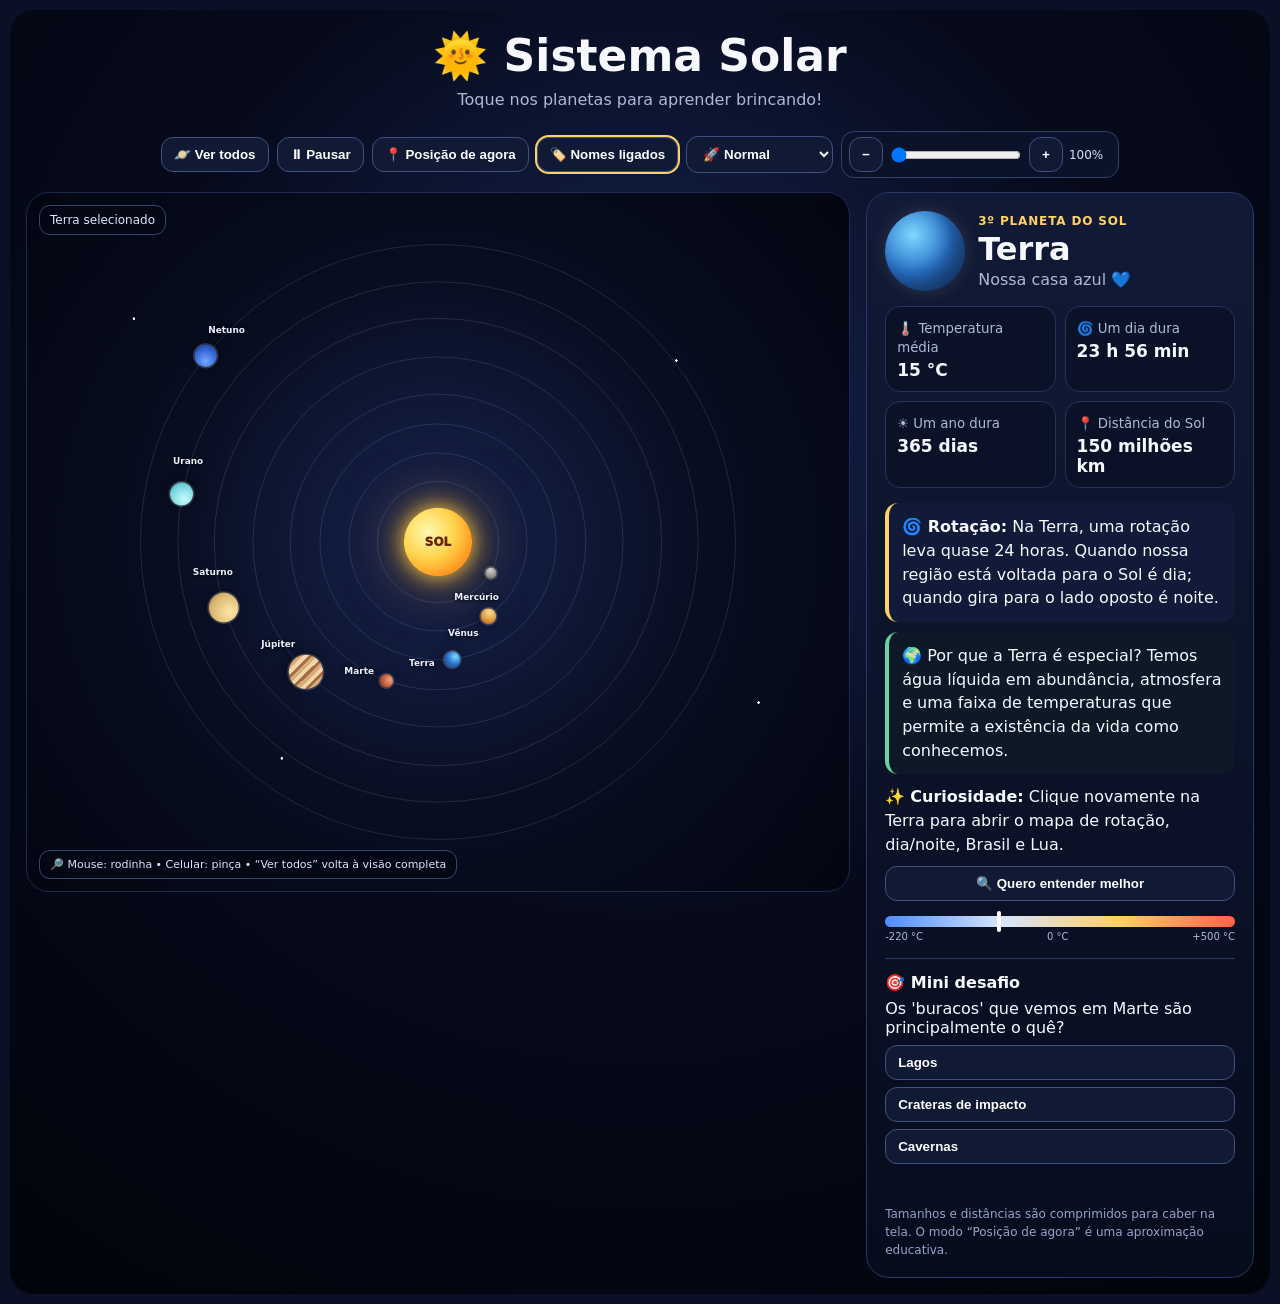
<file: sistema-solar/index.html>
<!doctype html>
<html lang="pt-BR">
<head>
  <meta charset="utf-8">
  <meta name="viewport" content="width=device-width, initial-scale=1, maximum-scale=1">
  <title>Sistema Solar — Malu & Heitor</title>
  <link rel="stylesheet" href="./solar-system.css">
  <style>
    html, body { margin:0; background:#0b1026; min-height:100%; font-family:-apple-system,'Segoe UI',Arial,sans-serif; }
    .wrap { max-width:1500px; margin:0 auto; padding:10px; }
  </style>
</head>
<body>
  <div class="wrap"><div id="meu-sistema-solar"></div></div>
  <script src="./solar-system.js"></script>
  <script>
    KidsSolarSystem.mount("#meu-sistema-solar", {
      title: "🌞 Sistema Solar",
      subtitle: "Toque nos planetas para aprender brincando!",
      timezone: "America/Sao_Paulo",
      brazilLabel: "Brasil 🇧🇷"
    });
  </script>
</body>
</html>
</file>
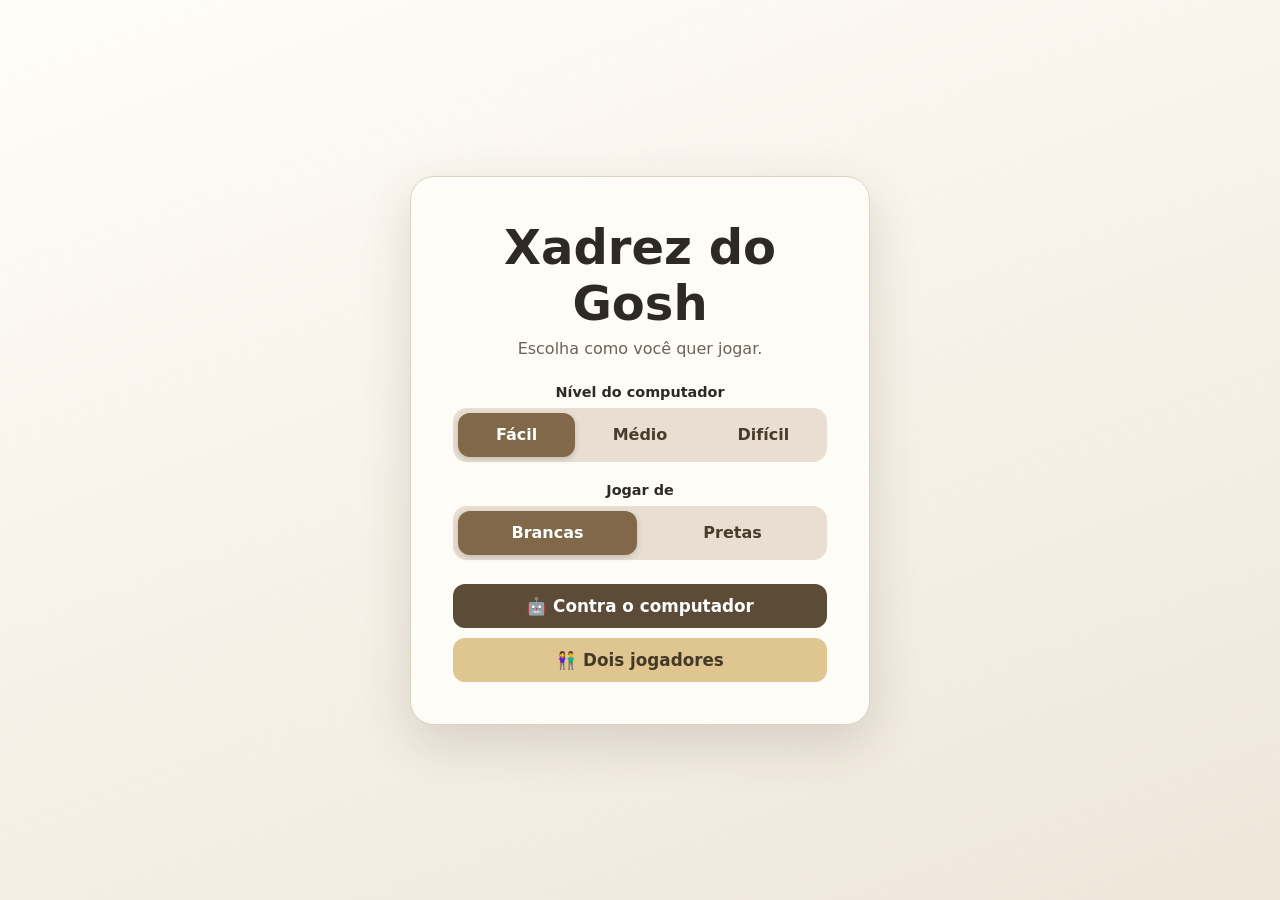
<file: xadrez/index.html>
<!DOCTYPE html>
<html lang="pt-BR">
<head>
  <meta charset="utf-8">
  <meta name="viewport" content="width=device-width, initial-scale=1, user-scalable=no">
  <title>Xadrez do Gosh</title>
  <style>
    :root {
      color-scheme: light;
      font-family: system-ui, -apple-system, BlinkMacSystemFont, "Segoe UI", sans-serif;
      color: #2e2924;
      background: #f5f1e9;
    }

    * { box-sizing: border-box; }

    html, body {
      width: 100%;
      min-height: 100%;
      margin: 0;
      overflow-x: hidden;
    }

    body {
      display: flex;
      justify-content: center;
      min-height: 100vh;
      min-height: 100dvh;
      background: linear-gradient(160deg, #fffdf8 0%, #eee6d9 100%);
    }

    button {
      min-height: 44px;
      border: 0;
      border-radius: 12px;
      padding: 10px 16px;
      font: inherit;
      font-weight: 750;
      color: #fff;
      background: #5c4b37;
      cursor: pointer;
      touch-action: manipulation;
    }

    button:focus-visible { outline: 3px solid #f2b84b; outline-offset: 2px; }
    button:disabled { cursor: default; opacity: .45; }

    .screen {
      width: 100%;
      min-height: 100vh;
      min-height: 100dvh;
    }

    #start-screen {
      display: grid;
      place-items: center;
      padding: 20px;
    }

    .start-card {
      width: min(100%, 460px);
      padding: clamp(22px, 7vw, 42px);
      border: 1px solid #ded2c0;
      border-radius: 24px;
      text-align: center;
      background: rgba(255, 253, 248, .95);
      box-shadow: 0 18px 50px rgba(64, 47, 29, .16);
    }

    h1 { margin: 0 0 8px; font-size: clamp(2rem, 9vw, 3rem); }
    .subtitle { margin: 0 0 26px; color: #6d6258; }
    .option-title { margin: 20px 0 8px; font-size: .9rem; font-weight: 800; }

    .segments {
      display: grid;
      grid-template-columns: repeat(3, 1fr);
      gap: 6px;
      padding: 5px;
      border-radius: 14px;
      background: #e8dfd2;
    }

    .segments.two { grid-template-columns: repeat(2, 1fr); }
    .segments button { min-width: 0; padding-inline: 6px; color: #4a3b2b; background: transparent; }
    .segments button.active { color: #fff; background: #806848; box-shadow: 0 2px 6px rgba(0, 0, 0, .16); }

    .mode-buttons { display: grid; gap: 10px; margin-top: 24px; }
    .mode-buttons button { width: 100%; font-size: 1.05rem; }
    #start-two { color: #443827; background: #dfc58f; }

    #game-screen {
      display: none;
      align-content: start;
      justify-items: center;
      padding: 8px 8px 12px;
    }

    .status {
      display: flex;
      align-items: center;
      justify-content: center;
      width: min(calc(100vw - 16px), 560px);
      min-height: 43px;
      font-size: clamp(1rem, 4.5vw, 1.25rem);
      font-weight: 800;
      text-align: center;
    }

    .check-text { margin-left: 7px; color: #b32222; }

    .captured {
      width: min(calc(100vw - 16px), 560px);
      min-height: 25px;
      padding: 1px 4px;
      overflow: hidden;
      color: #42372c;
      font-family: "Segoe UI Symbol", "Noto Sans Symbols 2", "DejaVu Sans", serif;
      font-size: 20px;
      line-height: 23px;
      white-space: nowrap;
    }

    #captured-bottom { text-align: right; }

    #board {
      display: grid;
      grid-template-columns: repeat(8, 1fr);
      width: min(calc(100vw - 16px), calc(100vh - 230px), 560px);
      width: min(calc(100vw - 16px), calc(100dvh - 230px), 560px);
      min-width: 280px;
      aspect-ratio: 1 / 1;
      overflow: hidden;
      border: 3px solid #5c4b37;
      border-radius: 5px;
      box-shadow: 0 8px 22px rgba(46, 34, 22, .2);
      user-select: none;
      -webkit-user-select: none;
      touch-action: manipulation;
    }

    .square {
      position: relative;
      display: grid;
      place-items: center;
      min-width: 0;
      border: 0;
    }

    .light { background: #f0d9b5; }
    .dark { background: #b58863; }
    .square.last { box-shadow: inset 0 0 0 999px rgba(248, 223, 65, .28); }
    .square.selected { box-shadow: inset 0 0 0 4px #f4d03f, inset 0 0 0 999px rgba(255, 234, 94, .32); }
    .square.check { box-shadow: inset 0 0 0 999px rgba(218, 49, 49, .48); }

    .square.legal-empty::after {
      content: "";
      position: absolute;
      width: 23%;
      aspect-ratio: 1;
      border-radius: 50%;
      background: rgba(38, 55, 35, .48);
    }

    .square.legal-capture::after {
      content: "";
      position: absolute;
      inset: 5%;
      border: clamp(3px, .8vw, 6px) solid rgba(125, 35, 27, .72);
      border-radius: 50%;
      pointer-events: none;
    }

    .piece {
      position: relative;
      z-index: 1;
      font-family: "Segoe UI Symbol", "Noto Sans Symbols 2", "DejaVu Sans", serif;
      font-size: clamp(30px, 70%, 66px);
      line-height: 1;
      pointer-events: none;
      transform: translateY(-1%);
    }

    .piece.white { color: #fff; text-shadow: -1px -1px 0 #333, 1px -1px 0 #333, -1px 1px 0 #333, 1px 1px 0 #333, 0 2px 2px #333; }
    .piece.black { color: #1a1a1a; text-shadow: 0 1px 1px rgba(255,255,255,.28); }

    .coord {
      position: absolute;
      z-index: 2;
      font-size: clamp(8px, 1.8vw, 11px);
      font-weight: 800;
      pointer-events: none;
    }

    .coord.file { right: 3px; bottom: 1px; }
    .coord.rank { top: 1px; left: 3px; }
    .light .coord { color: #8b6548; }
    .dark .coord { color: #f0d9b5; }

    .game-actions {
      display: grid;
      grid-template-columns: 1fr 1fr;
      gap: 9px;
      width: min(calc(100vw - 16px), 560px);
      margin-top: 8px;
    }

    .game-actions button { padding: 7px 10px; }
    #new-game { background: #806848; }

    #end-overlay {
      position: fixed;
      z-index: 10;
      inset: 0;
      display: none;
      place-items: center;
      padding: 18px;
      background: rgba(34, 27, 20, .65);
    }

    .end-card {
      width: min(100%, 420px);
      padding: 28px;
      border-radius: 20px;
      text-align: center;
      background: #fffdf8;
      box-shadow: 0 18px 55px rgba(0, 0, 0, .3);
    }

    #end-message { margin: 0 0 20px; font-size: clamp(1.35rem, 6vw, 2rem); }

    @media (max-height: 560px) and (orientation: landscape) {
      #game-screen { grid-template-columns: 1fr auto 1fr; align-items: center; }
      .status, .captured, .game-actions { width: min(30vw, 230px); }
      .status, #captured-top { grid-column: 1; }
      #board { grid-column: 2; grid-row: 1 / span 4; width: min(calc(100vh - 16px), 560px); min-width: 0; }
      #captured-bottom, .game-actions { grid-column: 3; }
      .game-actions { grid-template-columns: 1fr; }
    }
  </style>
</head>
<body>
  <main class="screen" id="start-screen">
    <section class="start-card" aria-labelledby="game-title">
      <h1 id="game-title">Xadrez do Gosh</h1>
      <p class="subtitle">Escolha como você quer jogar.</p>

      <p class="option-title">Nível do computador</p>
      <div class="segments" id="level-options" aria-label="Nível do computador">
        <button class="active" type="button" data-level="facil" aria-pressed="true">Fácil</button>
        <button type="button" data-level="medio" aria-pressed="false">Médio</button>
        <button type="button" data-level="dificil" aria-pressed="false">Difícil</button>
      </div>

      <p class="option-title">Jogar de</p>
      <div class="segments two" id="color-options" aria-label="Escolha sua cor">
        <button class="active" type="button" data-color="w" aria-pressed="true">Brancas</button>
        <button type="button" data-color="b" aria-pressed="false">Pretas</button>
      </div>

      <div class="mode-buttons">
        <button id="start-computer" type="button">🤖 Contra o computador</button>
        <button id="start-two" type="button">👫 Dois jogadores</button>
      </div>
    </section>
  </main>

  <main class="screen" id="game-screen">
    <div class="status" id="status" aria-live="polite"></div>
    <div class="captured" id="captured-top" aria-label="Peças capturadas pelas brancas"></div>
    <div id="board" role="grid" aria-label="Tabuleiro de xadrez"></div>
    <div class="captured" id="captured-bottom" aria-label="Peças capturadas pelas pretas"></div>
    <div class="game-actions">
      <button id="undo" type="button">↩️ Desfazer</button>
      <button id="new-game" type="button">🔄 Novo jogo</button>
    </div>
  </main>

  <div id="end-overlay" role="dialog" aria-modal="true" aria-labelledby="end-message">
    <section class="end-card">
      <h2 id="end-message"></h2>
      <button id="play-again" type="button">Jogar de novo</button>
    </section>
  </div>

  <script src="./chess.min.js"></script>
  <script id="xadrez-ia">
    const XadrezIA = {
      VALOR: { p: 1, n: 3, b: 3, r: 5, q: 9, k: 0 },

      avaliar(chess) {
        if (chess.in_checkmate()) return chess.turn() === 'w' ? -10000 : 10000;
        if (chess.in_stalemate() || chess.in_draw()) return 0;

        let total = 0;
        const tabuleiro = chess.board();
        for (const linha of tabuleiro) {
          for (const peca of linha) {
            if (peca) total += (peca.color === 'w' ? 1 : -1) * this.VALOR[peca.type];
          }
        }
        return total;
      },

      pontuar(chess, distancia) {
        const nota = this.avaliar(chess);
        if (nota === 10000) return 10000 - distancia;
        if (nota === -10000) return -10000 + distancia;
        return nota;
      },

      ordenar(lances) {
        return lances.slice().sort((a, b) => {
          const notaA = (a.captured ? 100 + this.VALOR[a.captured] * 10 - this.VALOR[a.piece] : 0) + (a.promotion ? 90 : 0);
          const notaB = (b.captured ? 100 + this.VALOR[b.captured] * 10 - this.VALOR[b.piece] : 0) + (b.promotion ? 90 : 0);
          return notaB - notaA;
        });
      },

      minimax(chess, restante, alfa, beta, distancia, limite, ordenarLances) {
        if (Date.now() >= limite) throw 'tempo-esgotado';
        if (restante === 0 || chess.game_over()) return this.pontuar(chess, distancia);

        let lances = chess.moves({ verbose: true });
        if (ordenarLances) lances = this.ordenar(lances);
        const maximiza = chess.turn() === 'w';
        let melhor = maximiza ? -Infinity : Infinity;

        for (const lance of lances) {
          if (Date.now() >= limite) throw 'tempo-esgotado';
          chess.move({ from: lance.from, to: lance.to, promotion: lance.promotion ? 'q' : undefined });
          let nota;
          try {
            nota = this.minimax(chess, restante - 1, alfa, beta, distancia + 1, limite, ordenarLances);
          } finally {
            chess.undo();
          }

          if (maximiza) {
            melhor = Math.max(melhor, nota);
            alfa = Math.max(alfa, melhor);
          } else {
            melhor = Math.min(melhor, nota);
            beta = Math.min(beta, melhor);
          }
          if (beta <= alfa) break;
        }
        return melhor;
      },

      buscarNaProfundidade(chess, profundidade, limite, comPoda) {
        const maximiza = chess.turn() === 'w';
        const lances = comPoda ? this.ordenar(chess.moves({ verbose: true })) : chess.moves({ verbose: true });
        let melhorNota = maximiza ? -Infinity : Infinity;
        let melhores = [];

        for (const lance of lances) {
          if (Date.now() >= limite) throw 'tempo-esgotado';
          chess.move({ from: lance.from, to: lance.to, promotion: lance.promotion ? 'q' : undefined });
          let nota;
          try {
            nota = this.minimax(chess, profundidade - 1, -Infinity, Infinity, 1, limite, comPoda);
          } finally {
            chess.undo();
          }

          const melhorou = maximiza ? nota > melhorNota : nota < melhorNota;
          if (melhorou) {
            melhorNota = nota;
            melhores = [lance];
          } else if (nota === melhorNota) {
            melhores.push(lance);
          }
        }

        return melhores[Math.floor(Math.random() * melhores.length)] || null;
      },

      normalizar(lance) {
        if (!lance) return null;
        return {
          from: lance.from,
          to: lance.to,
          promotion: lance.promotion ? 'q' : undefined
        };
      },

      escolherLance(chess, nivel, opcoes) {
        if (chess.game_over()) return null;
        const lances = chess.moves({ verbose: true });
        if (!lances.length) return null;

        if (nivel === 'facil') {
          const capturas = lances.filter(lance => lance.captured);
          const candidatos = capturas.length ? capturas : lances;
          return this.normalizar(candidatos[Math.floor(Math.random() * candidatos.length)]);
        }

        if (nivel === 'medio') {
          const lance = this.buscarNaProfundidade(chess, 2, Infinity, false);
          return this.normalizar(lance);
        }

        const tempoMaxMs = opcoes && Number.isFinite(opcoes.tempoMaxMs) ? Math.max(1, opcoes.tempoMaxMs) : 2500;
        const limite = Date.now() + tempoMaxMs;
        let ultimoCompleto = lances[0];

        for (let profundidade = 1; profundidade <= 3; profundidade += 1) {
          try {
            const lance = this.buscarNaProfundidade(chess, profundidade, limite, true);
            if (lance) ultimoCompleto = lance;
          } catch (erro) {
            if (erro !== 'tempo-esgotado') throw erro;
            break;
          }
        }
        return this.normalizar(ultimoCompleto);
      }
    };

    globalThis.XadrezIA = XadrezIA;
  </script>
  <script id="xadrez-ui">
    (() => {
      const GLIFOS = { k: '♚', q: '♛', r: '♜', b: '♝', n: '♞', p: '♟' };
      const chess = new Chess();
      const startScreen = document.getElementById('start-screen');
      const gameScreen = document.getElementById('game-screen');
      const board = document.getElementById('board');
      const status = document.getElementById('status');
      const undoButton = document.getElementById('undo');
      const endOverlay = document.getElementById('end-overlay');
      const endMessage = document.getElementById('end-message');

      let mode = 'computer';
      let level = 'facil';
      let humanColor = 'w';
      let selected = null;
      let legalMoves = [];
      let lastMove = null;
      let aiTimer = null;
      let thinking = false;

      function cancelComputer() {
        if (aiTimer !== null) clearTimeout(aiTimer);
        aiTimer = null;
        thinking = false;
      }

      function filesAndRanks() {
        const files = ['a', 'b', 'c', 'd', 'e', 'f', 'g', 'h'];
        const ranks = ['8', '7', '6', '5', '4', '3', '2', '1'];
        if (mode === 'computer' && humanColor === 'b') {
          files.reverse();
          ranks.reverse();
        }
        return { files, ranks };
      }

      function checkedKingSquare() {
        if (!chess.in_check() || chess.game_over()) return null;
        const position = chess.board();
        for (let row = 0; row < position.length; row += 1) {
          for (let col = 0; col < position[row].length; col += 1) {
            const piece = position[row][col];
            if (piece && piece.type === 'k' && piece.color === chess.turn()) {
              return 'abcdefgh'[col] + (8 - row);
            }
          }
        }
        return null;
      }

      function renderBoard() {
        board.textContent = '';
        const { files, ranks } = filesAndRanks();
        const kingInCheck = checkedKingSquare();

        for (let row = 0; row < 8; row += 1) {
          for (let col = 0; col < 8; col += 1) {
            const squareName = files[col] + ranks[row];
            const naturalFile = files[col].charCodeAt(0) - 97;
            const naturalRank = Number(ranks[row]);
            const square = document.createElement('div');
            const target = legalMoves.find(move => move.to === squareName);
            square.className = `square ${(naturalFile + naturalRank) % 2 === 0 ? 'dark' : 'light'}`;
            square.dataset.square = squareName;
            square.setAttribute('role', 'gridcell');
            square.setAttribute('aria-label', squareName);

            if (selected === squareName) square.classList.add('selected');
            if (lastMove && (lastMove.from === squareName || lastMove.to === squareName)) square.classList.add('last');
            if (kingInCheck === squareName) square.classList.add('check');
            if (target) square.classList.add(target.captured ? 'legal-capture' : 'legal-empty');

            const piece = chess.get(squareName);
            if (piece) {
              const span = document.createElement('span');
              span.className = `piece ${piece.color === 'w' ? 'white' : 'black'}`;
              span.textContent = GLIFOS[piece.type];
              square.appendChild(span);
            }

            if (row === 7) {
              const fileLabel = document.createElement('span');
              fileLabel.className = 'coord file';
              fileLabel.textContent = files[col];
              square.appendChild(fileLabel);
            }
            if (col === 0) {
              const rankLabel = document.createElement('span');
              rankLabel.className = 'coord rank';
              rankLabel.textContent = ranks[row];
              square.appendChild(rankLabel);
            }
            board.appendChild(square);
          }
        }
      }

      function renderCaptured() {
        const capturedByWhite = [];
        const capturedByBlack = [];
        for (const move of chess.history({ verbose: true })) {
          if (!move.captured) continue;
          const target = move.color === 'w' ? capturedByWhite : capturedByBlack;
          target.push(GLIFOS[move.captured]);
        }
        document.getElementById('captured-top').textContent = capturedByWhite.join(' ');
        document.getElementById('captured-bottom').textContent = capturedByBlack.join(' ');
      }

      function resultText() {
        if (chess.in_stalemate()) return 'Empate por afogamento';
        if (chess.in_draw()) return 'Empate';
        if (!chess.in_checkmate()) return '';

        const winner = chess.turn() === 'w' ? 'b' : 'w';
        if (mode === 'computer') {
          return winner === humanColor ? 'Xeque-mate! Você ganhou 🏆' : 'Xeque-mate! O computador ganhou';
        }
        return winner === 'w' ? 'Xeque-mate! As Brancas ganharam 🏆' : 'Xeque-mate! As Pretas ganharam 🏆';
      }

      function renderStatus() {
        status.textContent = '';
        let text;
        if (chess.game_over()) {
          text = resultText();
        } else if (mode === 'computer') {
          text = thinking || chess.turn() !== humanColor ? 'Computador pensando…' : 'Sua vez';
        } else {
          text = chess.turn() === 'w' ? 'Vez das Brancas' : 'Vez das Pretas';
        }
        status.append(document.createTextNode(text));

        if (!chess.game_over() && chess.in_check()) {
          const check = document.createElement('span');
          check.className = 'check-text';
          check.textContent = 'Xeque!';
          status.appendChild(check);
        }
      }

      function render() {
        renderBoard();
        renderCaptured();
        renderStatus();
        undoButton.disabled = chess.history().length === 0;

        if (chess.game_over()) {
          cancelComputer();
          endMessage.textContent = resultText();
          endOverlay.style.display = 'grid';
        } else {
          endOverlay.style.display = 'none';
        }
      }

      function scheduleComputer() {
        if (mode !== 'computer' || chess.game_over() || chess.turn() === humanColor || aiTimer !== null) return;
        thinking = true;
        render();
        const delay = 300 + Math.floor(Math.random() * 301);
        aiTimer = setTimeout(() => {
          aiTimer = null;
          const move = XadrezIA.escolherLance(chess, level);
          if (move && !chess.game_over()) lastMove = chess.move(move);
          thinking = false;
          selected = null;
          legalMoves = [];
          render();
        }, delay);
      }

      function startGame(chosenMode) {
        cancelComputer();
        mode = chosenMode;
        chess.reset();
        selected = null;
        legalMoves = [];
        lastMove = null;
        endOverlay.style.display = 'none';
        startScreen.style.display = 'none';
        gameScreen.style.display = 'grid';
        render();
        scheduleComputer();
      }

      function returnToStart() {
        cancelComputer();
        chess.reset();
        selected = null;
        legalMoves = [];
        lastMove = null;
        endOverlay.style.display = 'none';
        gameScreen.style.display = 'none';
        startScreen.style.display = 'grid';
      }

      board.addEventListener('click', event => {
        const squareElement = event.target.closest('.square');
        if (!squareElement || chess.game_over() || thinking) return;
        if (mode === 'computer' && chess.turn() !== humanColor) return;

        const squareName = squareElement.dataset.square;
        const piece = chess.get(squareName);
        const legalTarget = legalMoves.find(move => move.to === squareName);

        if (selected && legalTarget) {
          lastMove = chess.move({ from: selected, to: squareName, promotion: 'q' });
          selected = null;
          legalMoves = [];
          render();
          scheduleComputer();
          return;
        }

        if (piece && piece.color === chess.turn()) {
          selected = squareName;
          legalMoves = chess.moves({ square: squareName, verbose: true });
        } else {
          selected = null;
          legalMoves = [];
        }
        render();
      });

      document.getElementById('level-options').addEventListener('click', event => {
        const button = event.target.closest('[data-level]');
        if (!button) return;
        level = button.dataset.level;
        for (const option of document.querySelectorAll('[data-level]')) {
          const active = option === button;
          option.classList.toggle('active', active);
          option.setAttribute('aria-pressed', String(active));
        }
      });

      document.getElementById('color-options').addEventListener('click', event => {
        const button = event.target.closest('[data-color]');
        if (!button) return;
        humanColor = button.dataset.color;
        for (const option of document.querySelectorAll('[data-color]')) {
          const active = option === button;
          option.classList.toggle('active', active);
          option.setAttribute('aria-pressed', String(active));
        }
      });

      document.getElementById('start-computer').addEventListener('click', () => startGame('computer'));
      document.getElementById('start-two').addEventListener('click', () => startGame('two'));
      document.getElementById('new-game').addEventListener('click', returnToStart);
      document.getElementById('play-again').addEventListener('click', () => startGame(mode));

      undoButton.addEventListener('click', () => {
        cancelComputer();
        const count = mode === 'computer' ? Math.min(2, chess.history().length) : Math.min(1, chess.history().length);
        for (let index = 0; index < count; index += 1) chess.undo();
        selected = null;
        legalMoves = [];
        lastMove = null;
        endOverlay.style.display = 'none';
        render();
        scheduleComputer();
      });
    })();
  </script>
</body>
</html>
</file>
<file: sistema-solar/solar-system.css>
/* Kids Solar System
   Tudo é isolado pelo prefixo .kss- para evitar conflitos com o projeto principal.
*/
.kss-root{
  --kss-bg:#030611;
  --kss-panel:#0b1227;
  --kss-line:#27365f;
  --kss-txt:#f7f9ff;
  --kss-muted:#aeb9d8;
  --kss-yellow:#ffd166;
  --kss-green:#8be9a8;
  --kss-blue:#69b7ff;
  color:var(--kss-txt);
  font-family:Inter,system-ui,-apple-system,Segoe UI,Roboto,Arial,sans-serif;
  width:100%;
}
.kss-root *{box-sizing:border-box}
.kss-shell{
  background:radial-gradient(circle at 50% 32%,#172655 0,#060a1b 46%,#02040b 100%);
  border-radius:24px;
  padding:16px;
  overflow:hidden;
}
.kss-header{text-align:center;padding:4px 8px 10px}
.kss-header h2{margin:0;font-size:clamp(26px,4vw,44px)}
.kss-header p{max-width:900px;margin:6px auto 0;color:var(--kss-muted);line-height:1.45}
.kss-toolbar{display:flex;flex-wrap:wrap;gap:8px;justify-content:center;align-items:center;padding:10px 0 14px}
.kss-btn,.kss-select{
  border:1px solid #40517f;background:#111a34;color:#fff;border-radius:12px;
  padding:9px 12px;font-weight:750;cursor:pointer
}
.kss-btn:hover{background:#19264b}
.kss-btn.kss-active{outline:2px solid var(--kss-yellow)}
.kss-zoom-box{
  display:flex;align-items:center;gap:6px;background:#0b132b;border:1px solid #314169;
  padding:5px 7px;border-radius:13px
}
.kss-zoom-box input{width:130px}
.kss-zoom-pct{font-size:12px;min-width:42px;color:#d9e0f7}
.kss-layout{
  display:grid;
  grid-template-columns:minmax(0,1.7fr) minmax(315px,.8fr);
  gap:16px
}
.kss-viewport{
  height:700px;border:1px solid #1d294f;border-radius:23px;overflow:hidden;position:relative;
  background:
    radial-gradient(circle at 13% 18%,#fff 0 1px,transparent 1.5px),
    radial-gradient(circle at 79% 24%,#fff 0 1px,transparent 1.5px),
    radial-gradient(circle at 31% 81%,#fff 0 1px,transparent 1.5px),
    radial-gradient(circle at 89% 73%,#fff 0 1px,transparent 1.5px),
    radial-gradient(circle at 50% 50%,#16234d 0,#080d20 51%,#030611 100%);
  touch-action:none
}
.kss-world{
  position:absolute;left:50%;top:50%;width:900px;height:900px;
  transform-origin:center center
}
.kss-sun{
  position:absolute;left:450px;top:450px;width:92px;height:92px;transform:translate(-50%,-50%);
  border-radius:50%;background:radial-gradient(circle at 35% 35%,#fff9b4,#ffd54d 42%,#ff9a22 72%,#e85f00);
  box-shadow:0 0 28px #ffc93f,0 0 80px rgba(255,160,35,.58);
  display:grid;place-items:center;color:#672500;font-weight:950;z-index:5
}
.kss-orbit{
  position:absolute;left:450px;top:450px;border:1px solid rgba(180,200,255,.20);
  border-radius:50%;transform:translate(-50%,-50%)
}
.kss-pwrap{position:absolute;left:450px;top:450px;width:0;height:0;z-index:7;transform-origin:0 0}
.kss-planet{
  position:absolute;border:0;padding:0;border-radius:50%;cursor:pointer;
  box-shadow:0 0 0 2px rgba(255,255,255,.18),0 5px 14px rgba(0,0,0,.4)
}
.kss-planet:hover{filter:brightness(1.22);transform:scale(1.12)}
.kss-plabel{
  position:absolute;white-space:nowrap;font-size:12px;color:#edf2ff;
  text-shadow:0 1px 5px #000;pointer-events:none;font-weight:750
}
.kss-status,.kss-zoom-hint{
  position:absolute;z-index:20;background:rgba(4,8,20,.82);
  border:1px solid #35466f;border-radius:11px;padding:7px 10px;color:#dbe5ff
}
.kss-status{top:12px;left:12px;font-size:12px}
.kss-zoom-hint{bottom:12px;left:12px;font-size:11px}
.kss-panel{
  min-height:700px;background:linear-gradient(180deg,#111a36,#070c1d);
  border:1px solid #293963;border-radius:23px;padding:18px
}
.kss-hero{display:flex;gap:13px;align-items:center}
.kss-bigp{
  width:80px;height:80px;border-radius:50%;flex:none;
  box-shadow:inset -13px -11px 17px rgba(0,0,0,.3),0 0 18px rgba(255,255,255,.12)
}
.kss-kicker{color:var(--kss-yellow);text-transform:uppercase;font-weight:900;letter-spacing:.07em;font-size:12px}
.kss-panel h3{font-size:32px;margin:2px 0}
.kss-nick{color:var(--kss-muted)}
.kss-stats{display:grid;grid-template-columns:1fr 1fr;gap:9px;margin:15px 0}
.kss-stat{padding:11px;background:#0b1228;border:1px solid #24345b;border-radius:15px}
.kss-stat small{color:var(--kss-muted)}
.kss-stat b{display:block;margin-top:4px;font-size:17px}
.kss-explain,.kss-why,.kss-deep{line-height:1.48;border-radius:13px;padding:12px 13px}
.kss-explain{background:#111b39;border-left:4px solid var(--kss-yellow)}
.kss-why{background:#0d1926;border-left:4px solid #69d49f;margin-top:10px}
.kss-deep{display:none;margin-top:9px;background:#151126;border:1px solid #493a67}
.kss-deep.kss-show{display:block}
.kss-fact{line-height:1.48;margin-top:11px}
.kss-deep-btn{width:100%;margin-top:10px}
.kss-tempbar{
  height:11px;background:linear-gradient(90deg,#4c8dff,#d8e4ff,#ffd166,#ff6246);
  border-radius:999px;position:relative;margin-top:15px
}
.kss-needle{position:absolute;width:4px;height:21px;top:-5px;background:#fff;border-radius:5px}
.kss-temp-legend{display:flex;justify-content:space-between;font-size:10px;color:var(--kss-muted);margin-top:4px}
.kss-quiz{margin-top:16px;border-top:1px solid #2a3962;padding-top:14px}
.kss-quiz h4{margin:0 0 7px}
.kss-answers{display:grid;gap:7px;margin-top:8px}
.kss-answers .kss-btn{text-align:left}
.kss-feedback{min-height:22px;font-weight:800;margin-top:7px}

/* Modal Terra */
.kss-modal{
  display:none;position:fixed;inset:0;z-index:99999;background:rgba(0,0,0,.82);
  padding:18px;overflow:auto
}
.kss-modal.kss-open{display:block}
.kss-earth-card{
  max-width:1050px;margin:18px auto;background:#0a1126;border:1px solid #344777;
  border-radius:24px;padding:18px
}
.kss-modal-top{display:flex;justify-content:space-between;align-items:center;gap:10px}
.kss-modal-top h3{margin:0;font-size:30px}
.kss-earth-grid{
  display:grid;grid-template-columns:minmax(320px,1.15fr) minmax(280px,.85fr);
  gap:18px;margin-top:14px
}
.kss-earth-scene{
  min-height:520px;border-radius:20px;background:radial-gradient(circle,#12224e,#050918 66%);
  position:relative;overflow:hidden
}
.kss-sun-arrow{position:absolute;left:14px;top:18px;font-weight:850;color:#ffd869}
.kss-globe-wrap{position:absolute;left:50%;top:50%;width:350px;height:350px;transform:translate(-50%,-50%)}
.kss-earth-globe{
  position:absolute;inset:40px;border-radius:50%;
  background:radial-gradient(circle at 35% 35%,#58d0ff,#1764bd 57%,#092f68);
  box-shadow:inset -28px -20px 38px rgba(0,0,0,.42),0 0 28px rgba(56,148,255,.2);
  overflow:hidden
}
.kss-continent{position:absolute;background:#58b76a;opacity:.92}
.kss-sa{
  width:66px;height:117px;left:111px;top:101px;
  border-radius:45% 55% 60% 40% / 35% 45% 55% 65%;transform:rotate(-15deg)
}
.kss-af{
  width:68px;height:93px;right:55px;top:83px;border-radius:55% 45% 55% 45%;transform:rotate(12deg)
}
.kss-night{
  position:absolute;inset:-3px;border-radius:50%;
  background:linear-gradient(90deg,rgba(0,0,18,.83) 0 46%,transparent 53% 100%);
  transform-origin:center;pointer-events:none
}
.kss-brazil{
  position:absolute;width:14px;height:14px;background:#ffe76b;border:3px solid white;border-radius:50%;
  left:138px;top:172px;box-shadow:0 0 12px white
}
.kss-brazil-label{
  position:absolute;left:154px;top:169px;font-size:12px;font-weight:900;text-shadow:0 1px 3px #000
}
.kss-rot-arrow{
  position:absolute;inset:13px;border:2px dashed rgba(255,255,255,.35);border-radius:50%;
  animation:kss-spin 12s linear infinite
}
.kss-rot-arrow:after{
  content:"➤";position:absolute;right:-4px;top:50%;color:#fff;font-size:25px;transform:rotate(90deg)
}
.kss-moon-orbit{
  position:absolute;inset:0;border:1px solid rgba(255,255,255,.25);border-radius:50%;
  animation:kss-spin 10s linear infinite
}
.kss-moon{
  position:absolute;width:30px;height:30px;border-radius:50%;
  background:radial-gradient(circle at 35% 30%,#eee,#aaa 60%,#666);
  left:calc(100% - 15px);top:50%;transform:translateY(-50%);
  box-shadow:0 0 8px rgba(255,255,255,.4)
}
@keyframes kss-spin{to{transform:rotate(360deg)}}
.kss-earth-info{line-height:1.5}
.kss-earth-info h4{margin:4px 0}
.kss-livebox{background:#101a37;border:1px solid #2d4070;border-radius:15px;padding:12px;margin:10px 0}
.kss-day-state{font-size:24px;font-weight:900;margin-top:4px}
.kss-earth-btns{display:flex;flex-wrap:wrap;gap:7px;margin-top:10px}
.kss-lesson{background:#0c172b;border-left:4px solid var(--kss-yellow);padding:11px;border-radius:12px;margin-top:10px}
.kss-footnote{color:#96a4c8;font-size:12px;line-height:1.5;margin-top:12px}
@media(max-width:900px){
  .kss-layout{grid-template-columns:1fr}
  .kss-viewport{height:610px}
  .kss-panel{min-height:auto}
  .kss-earth-grid{grid-template-columns:1fr}
  .kss-earth-scene{min-height:470px}
}
</file>
